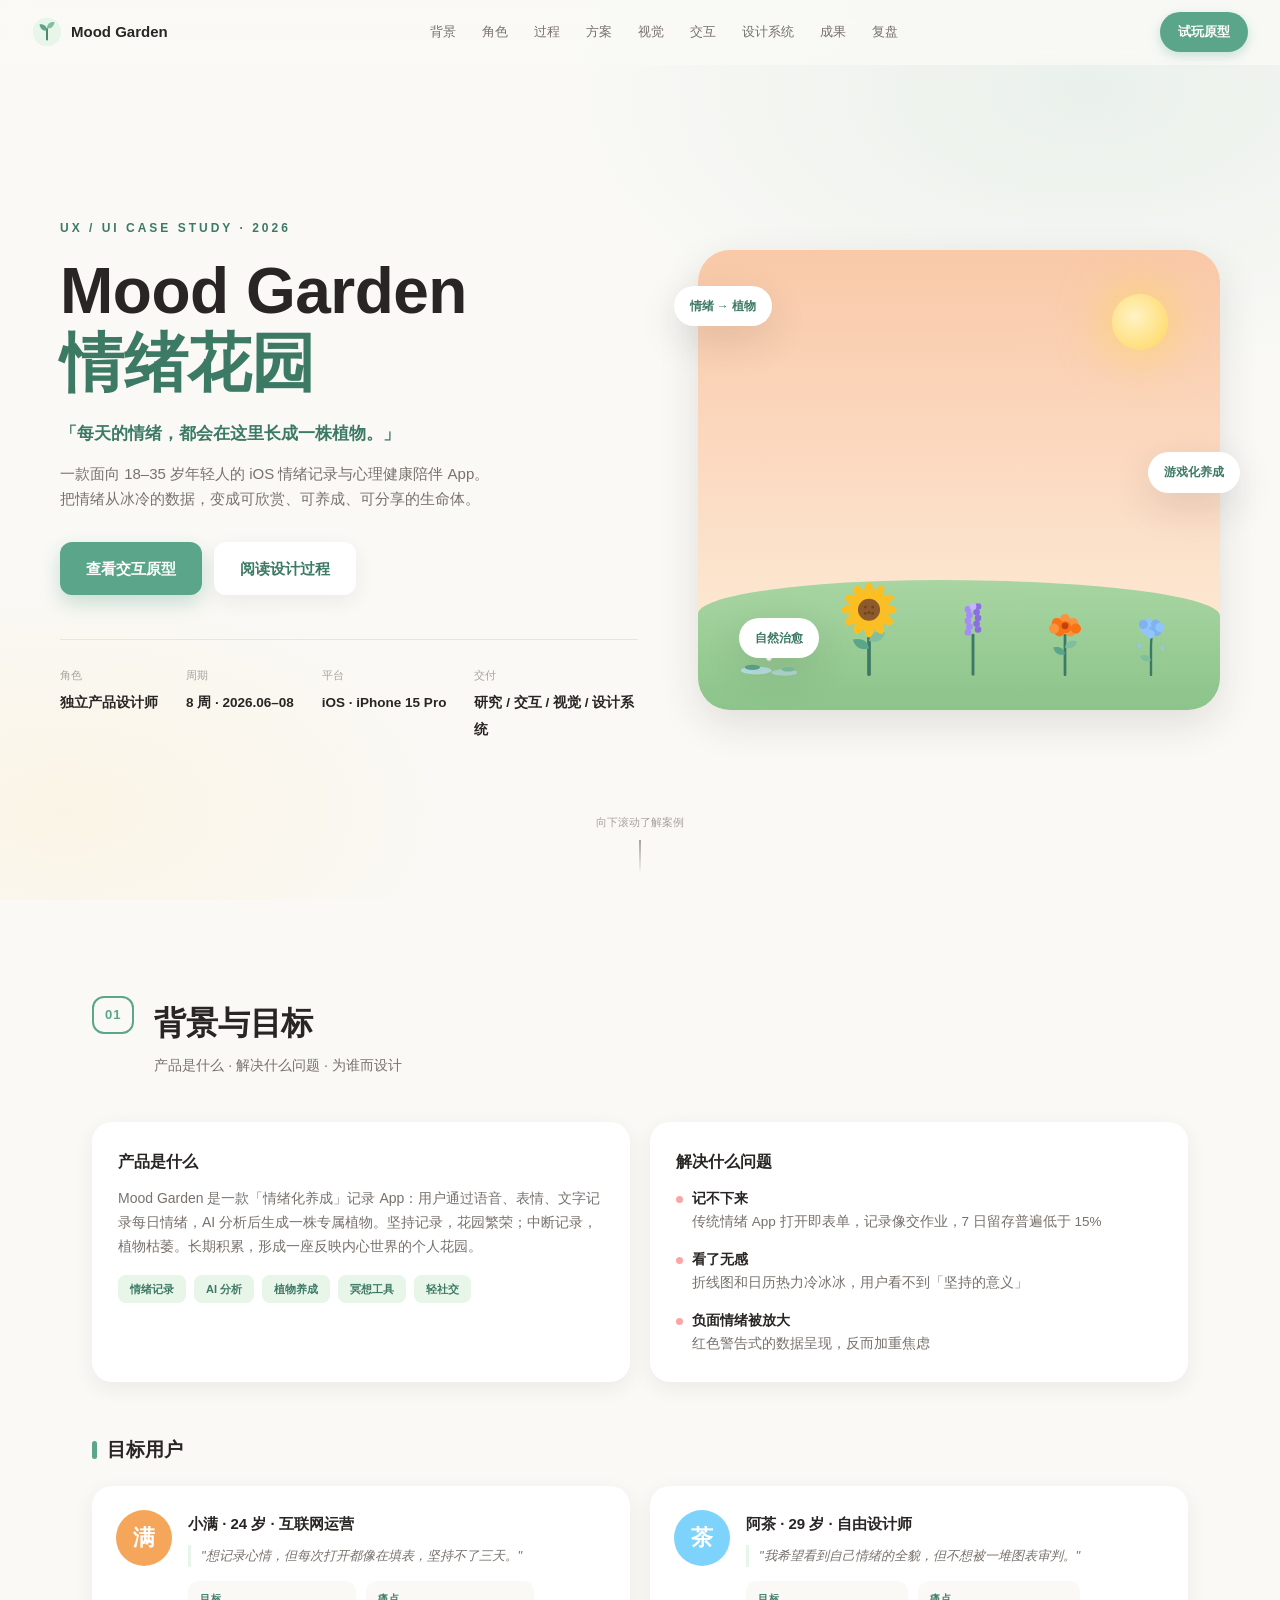
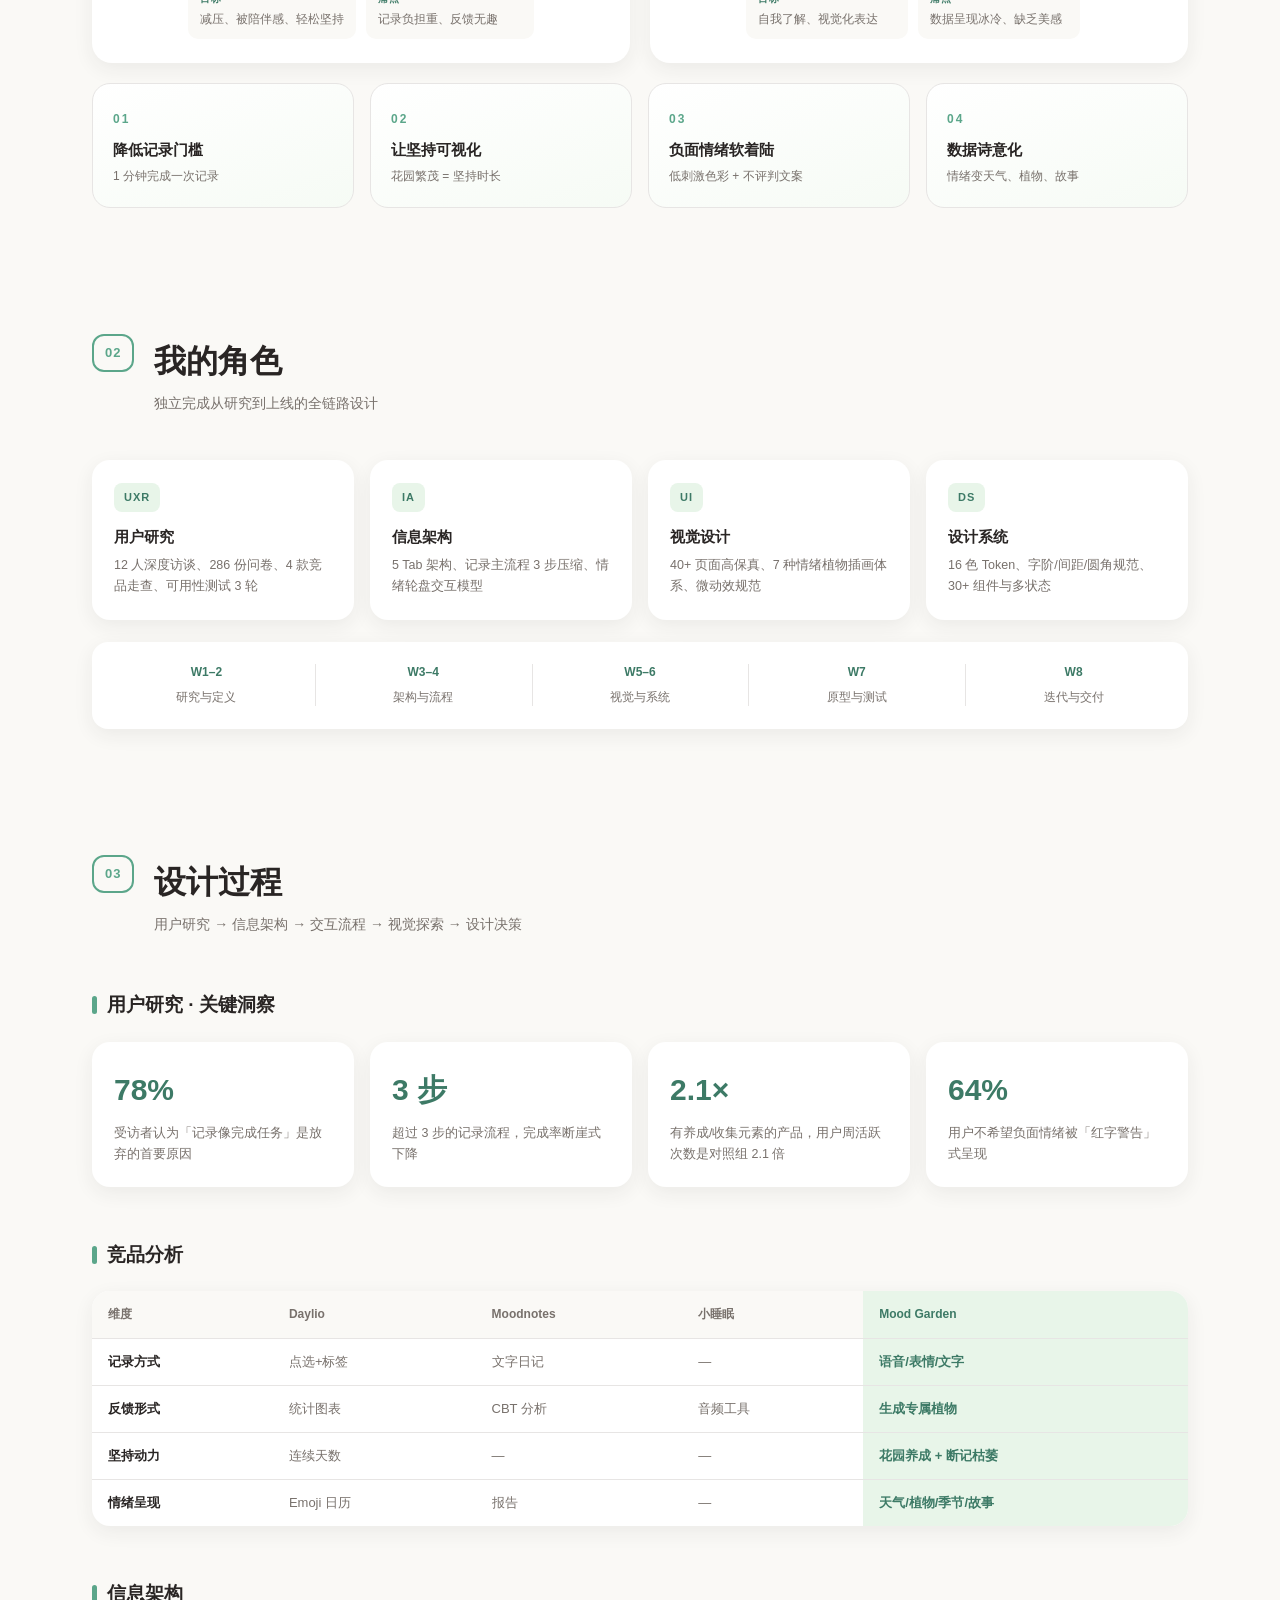
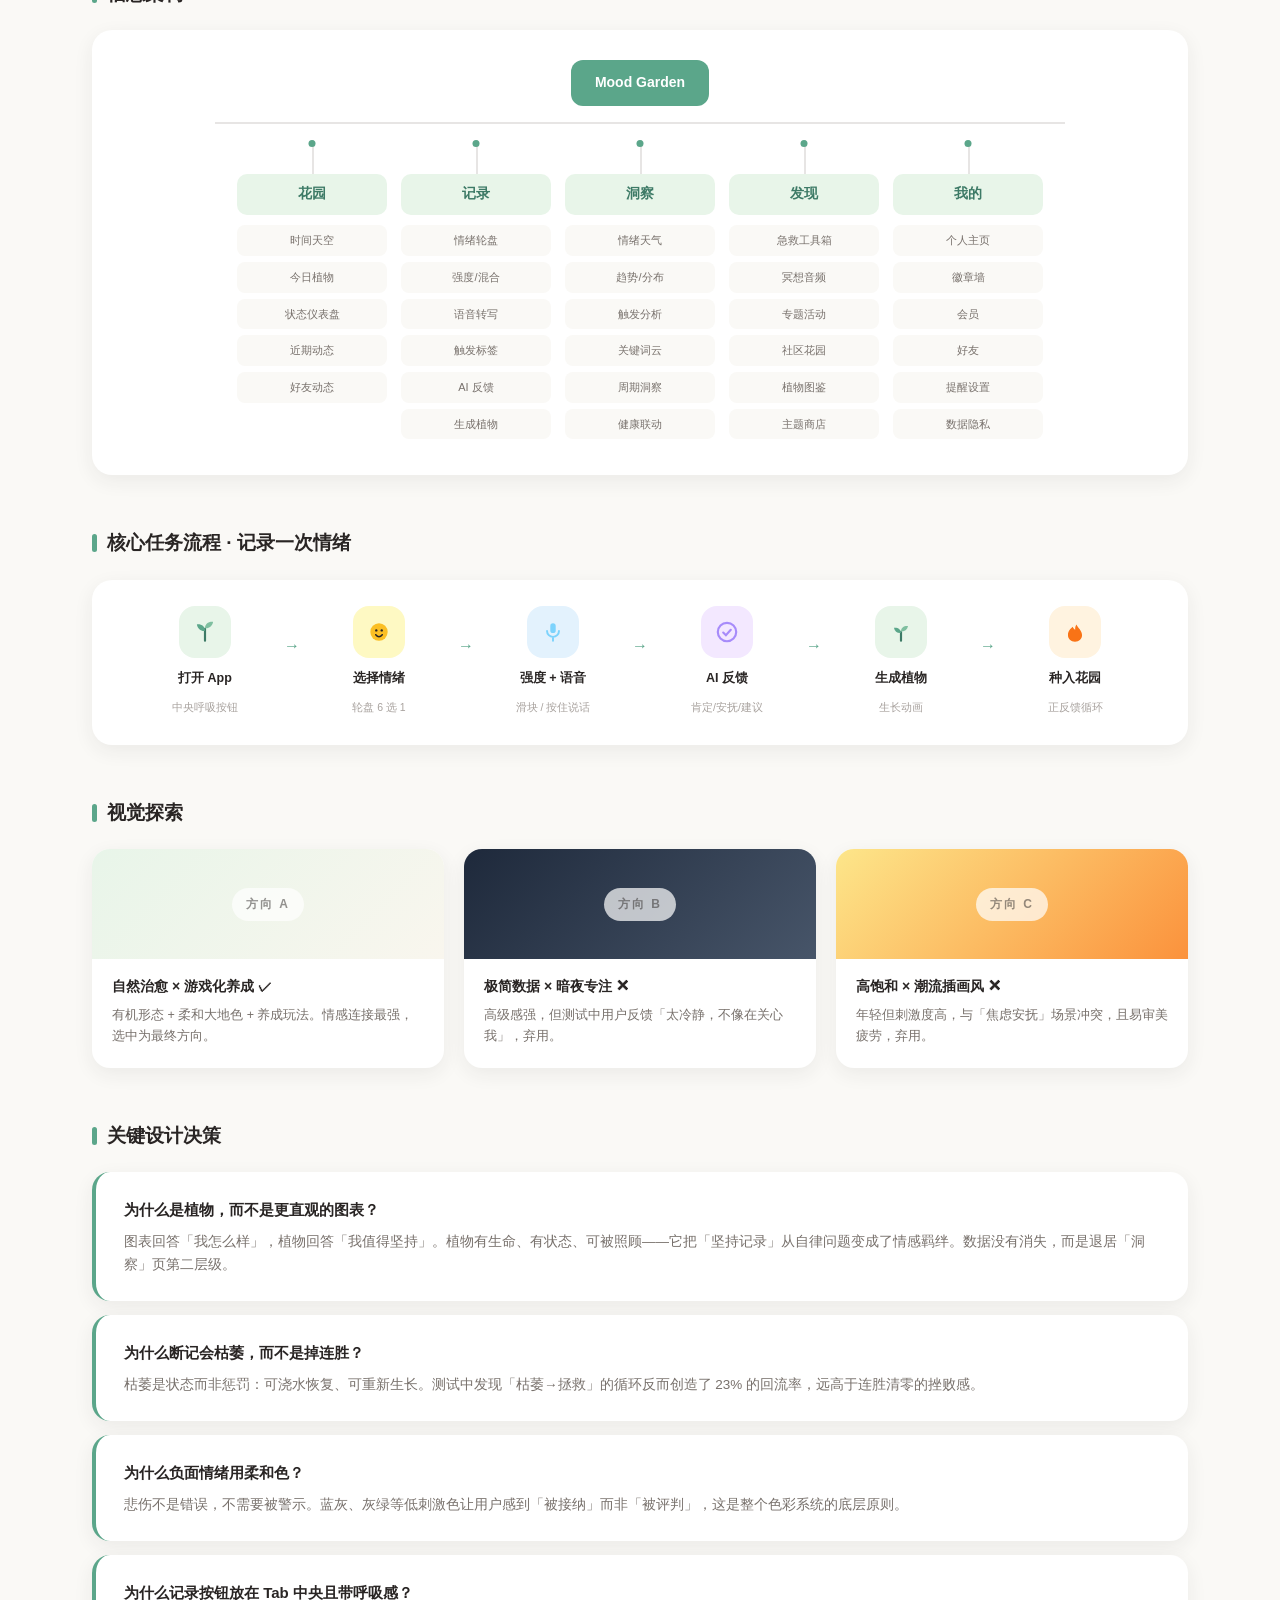
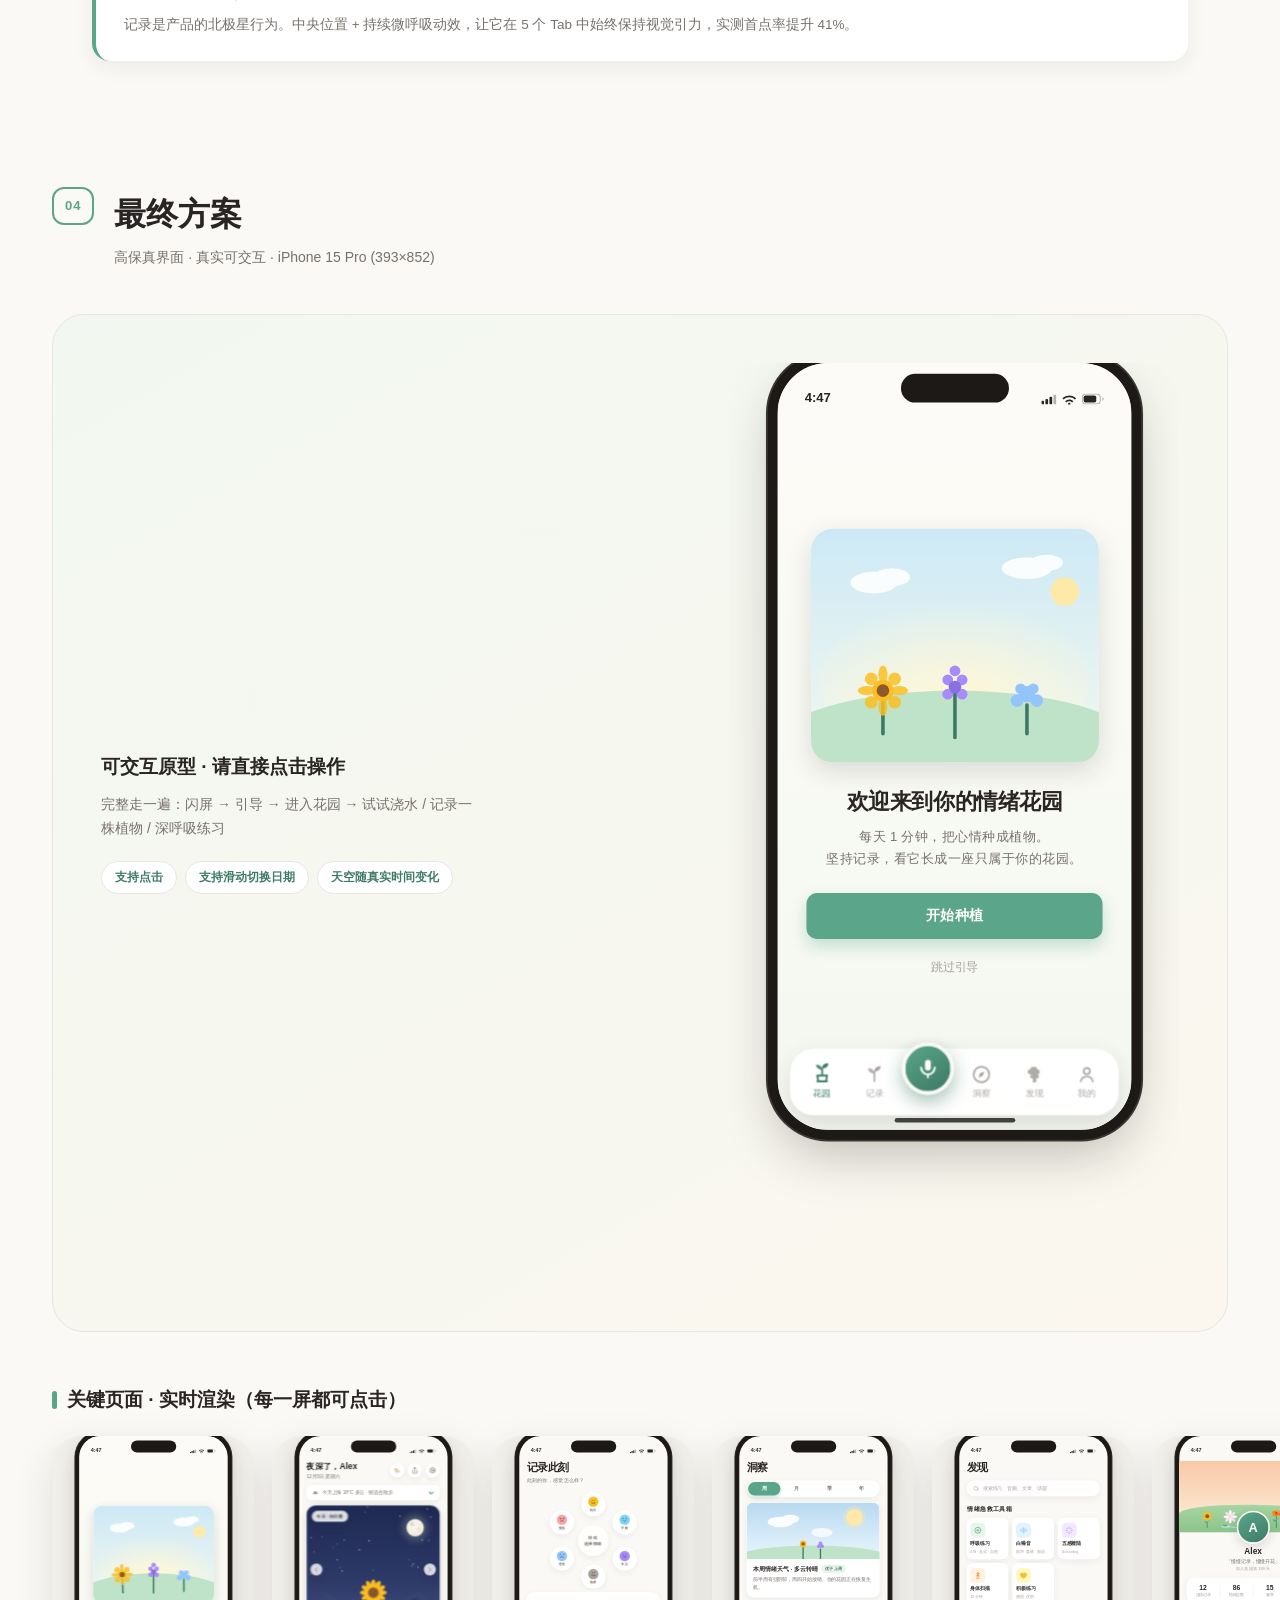
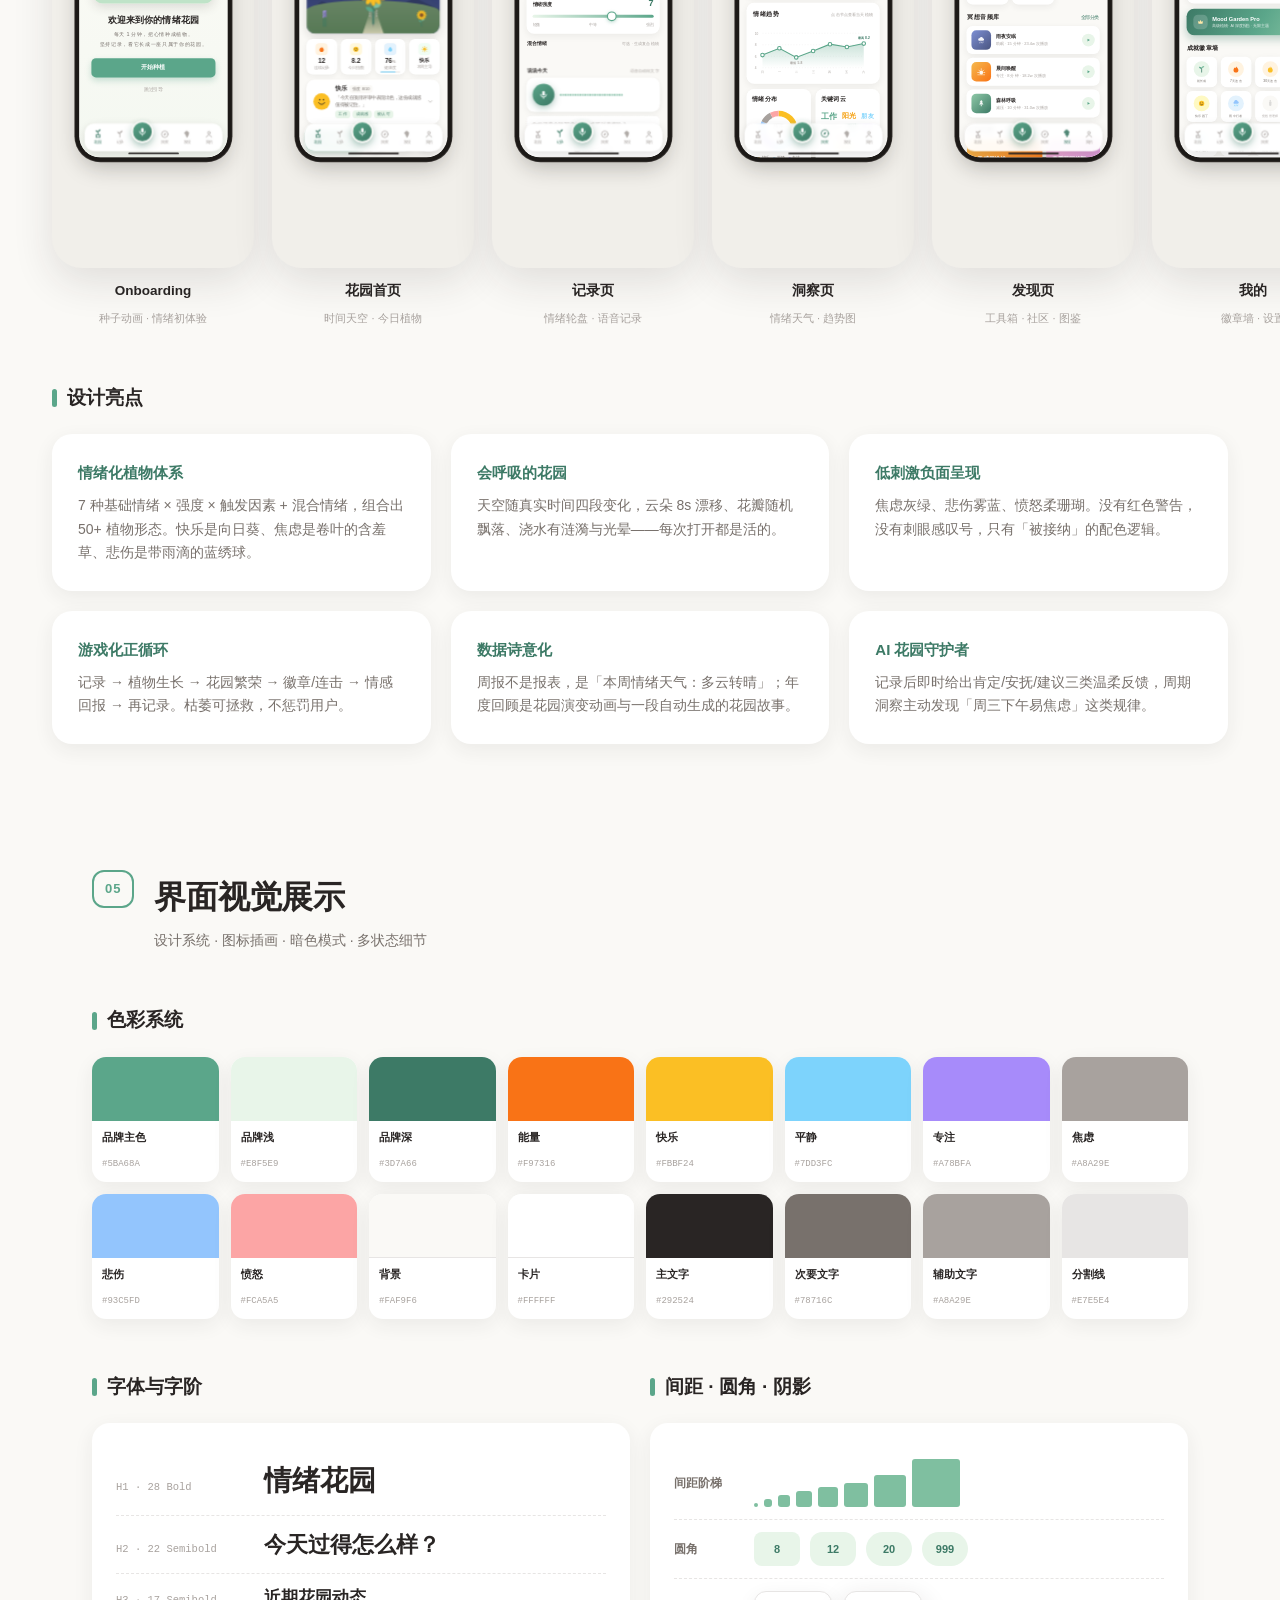
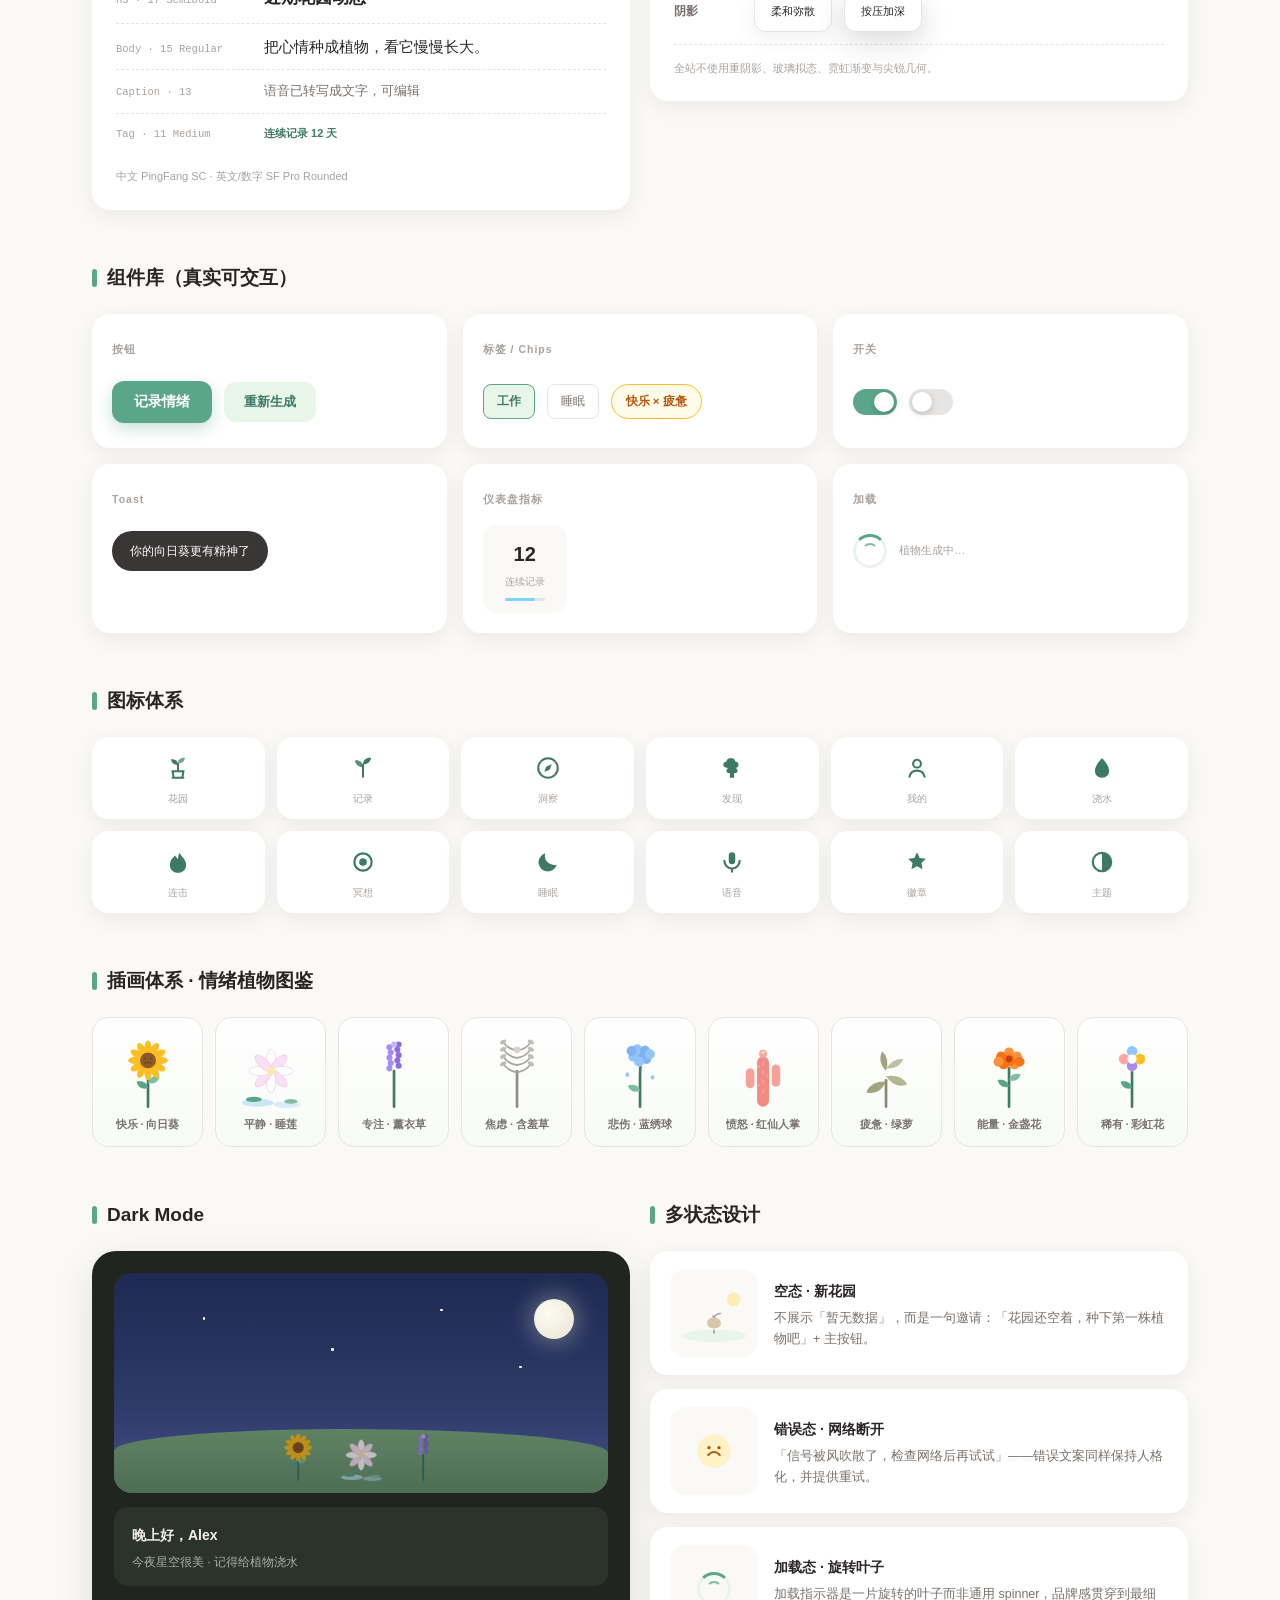
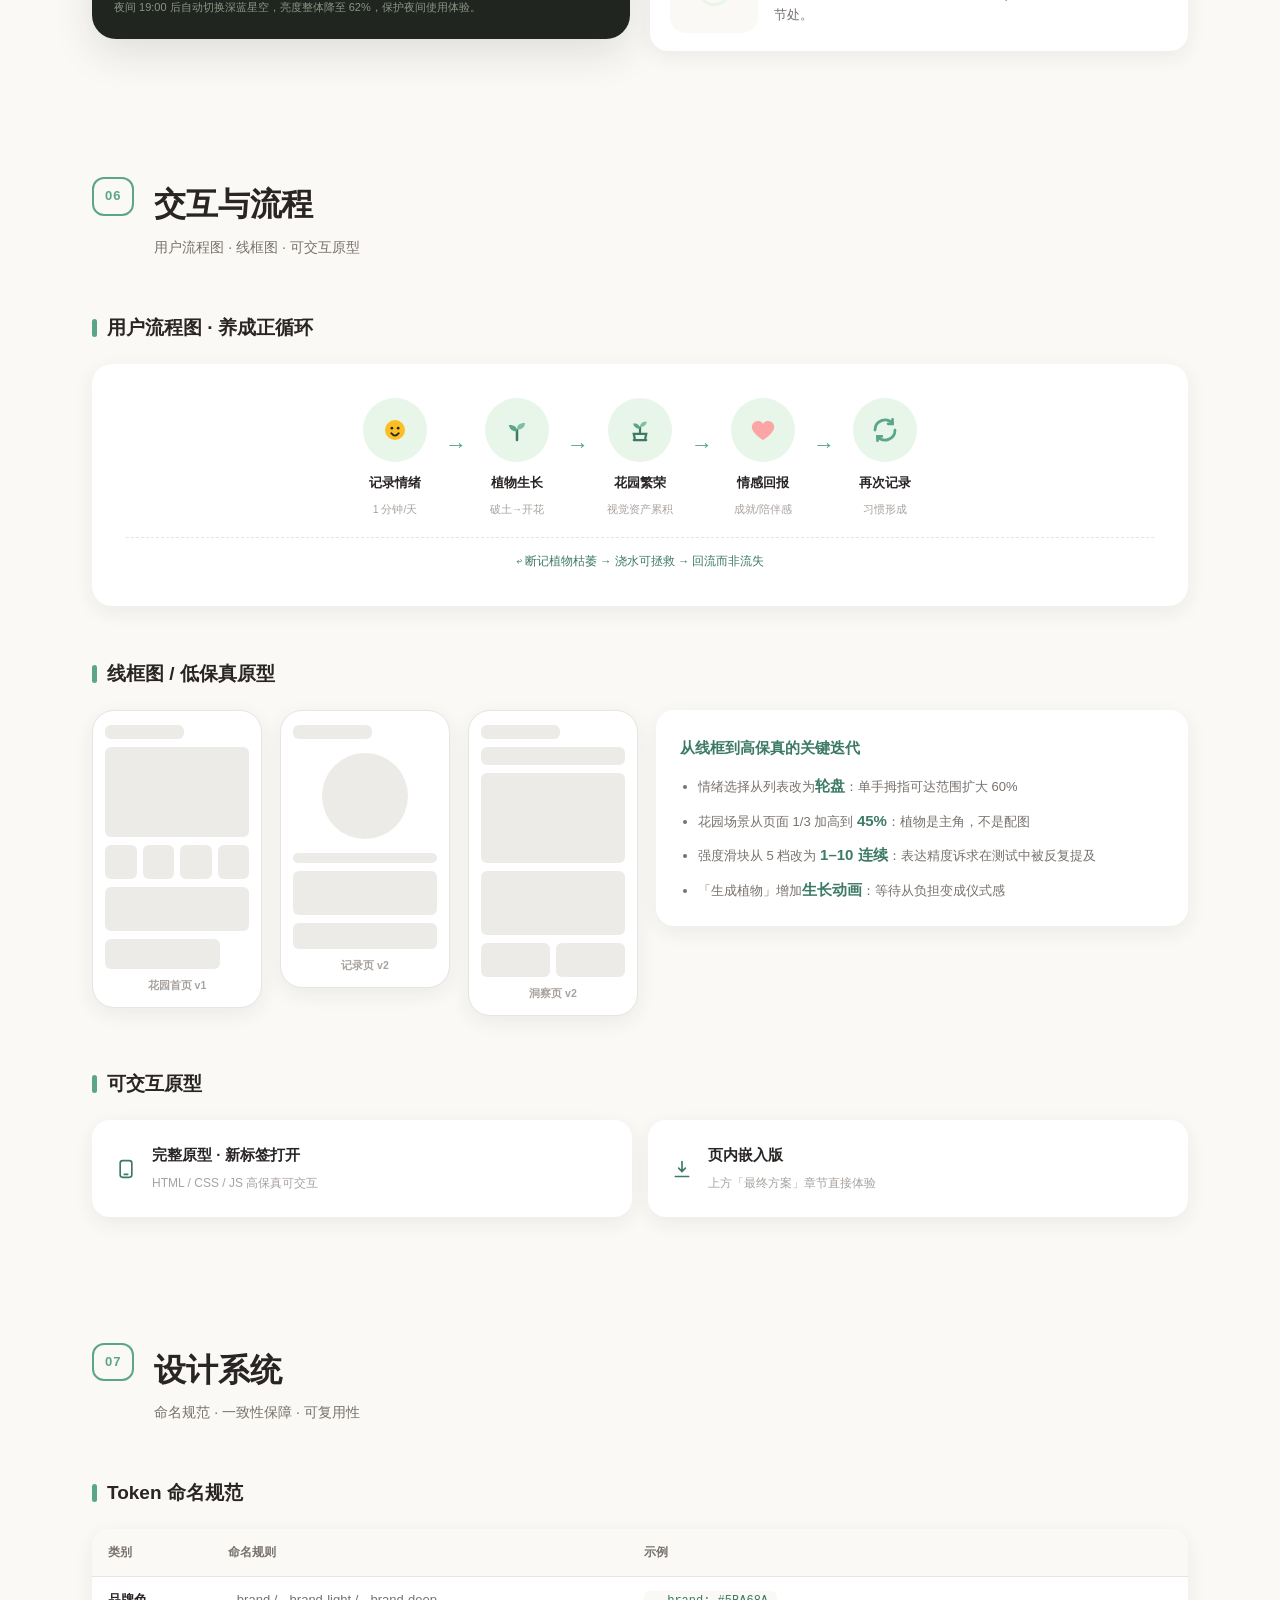
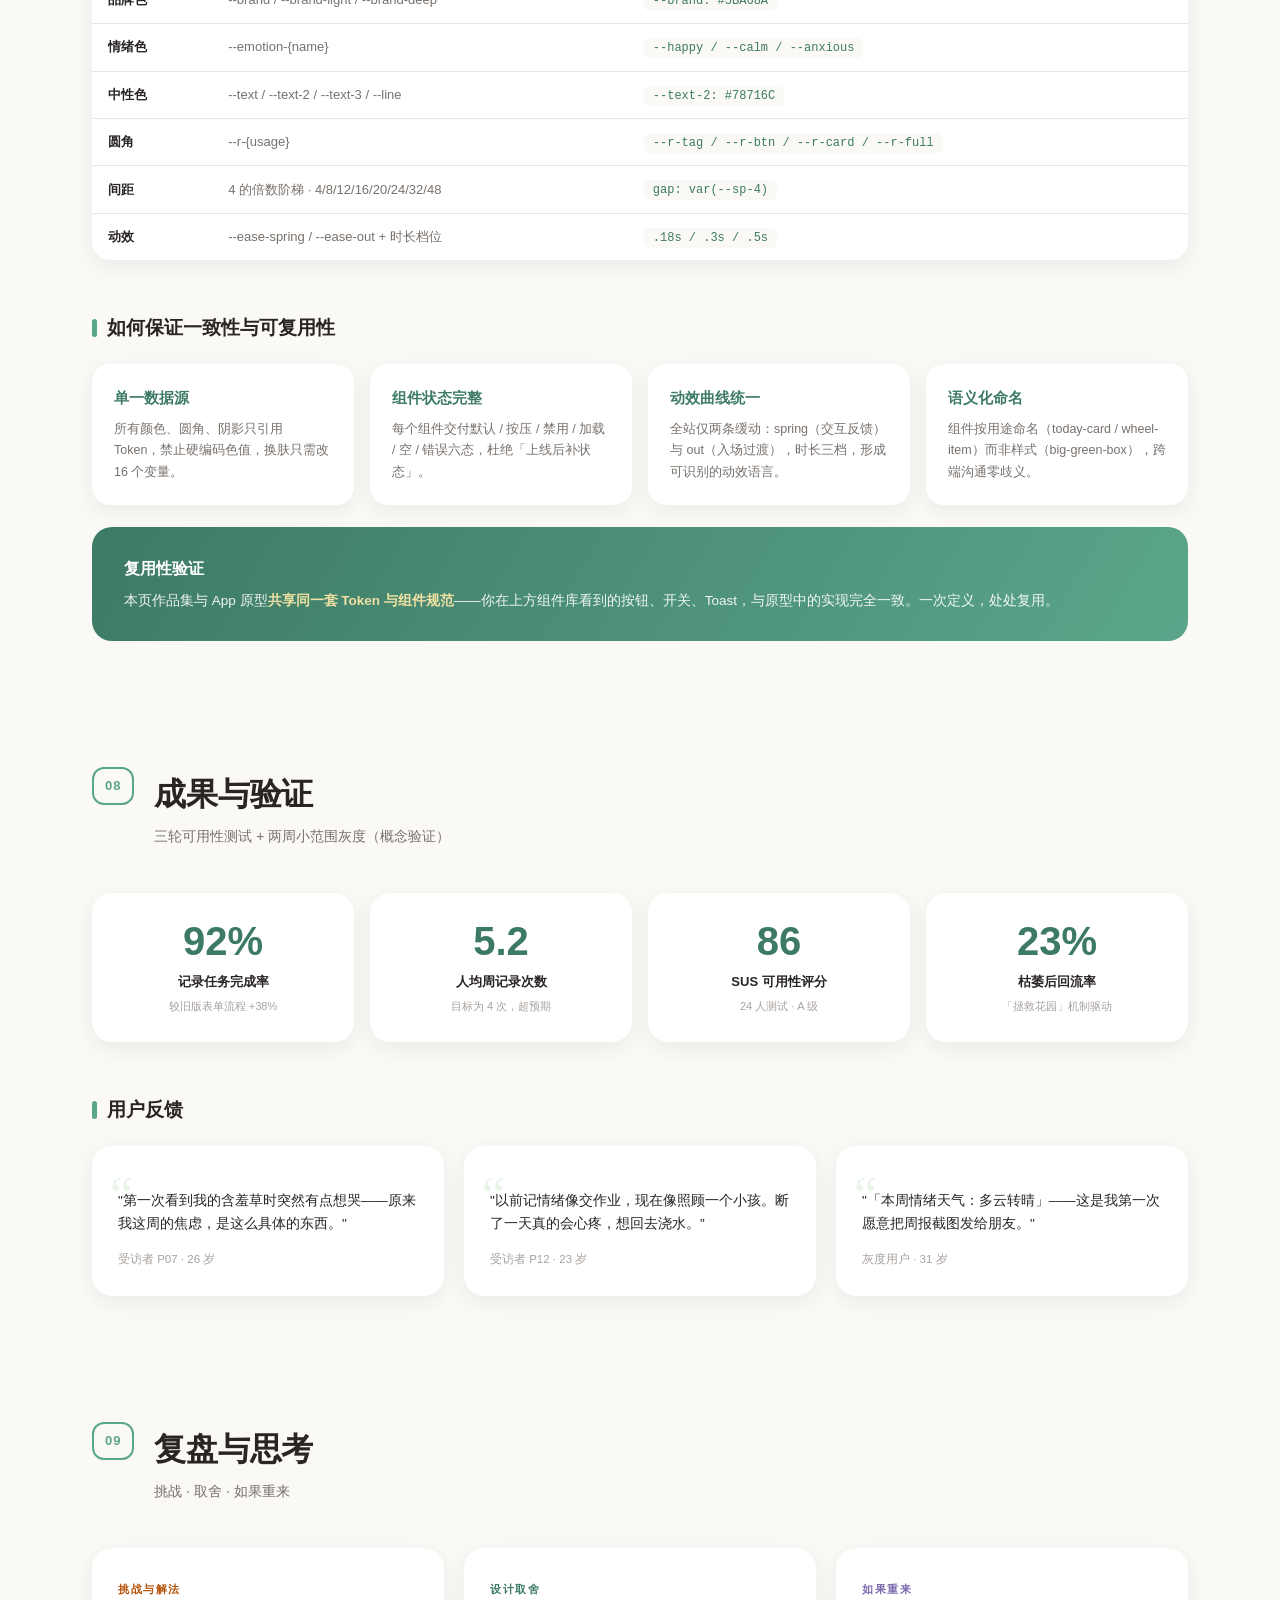
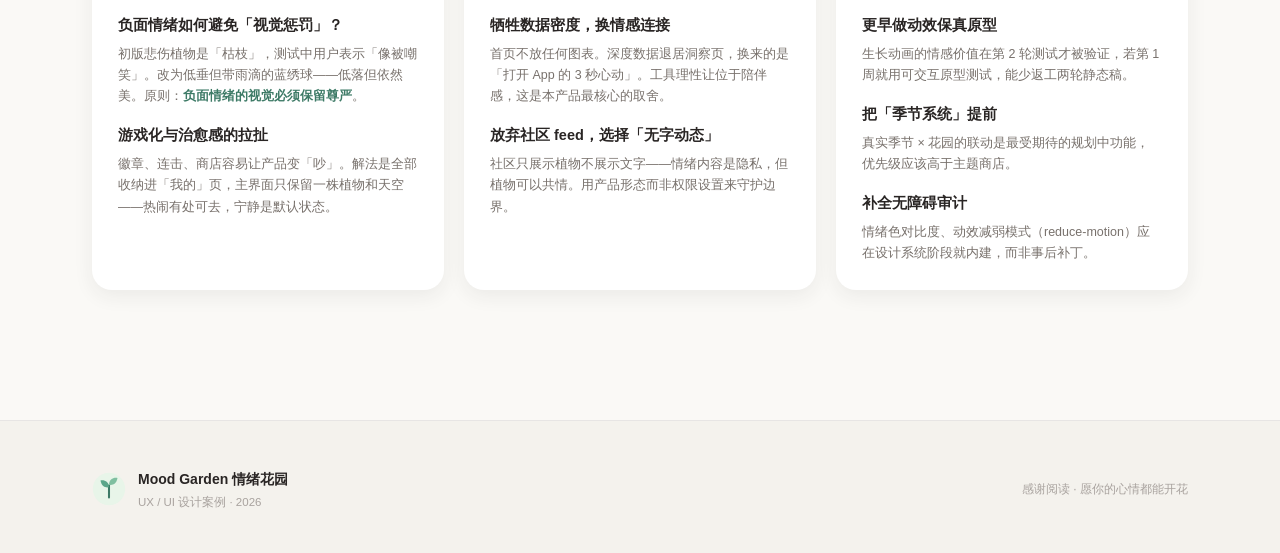
<file: case-1/index.html>
<!DOCTYPE html>
<html lang="zh-CN">
<head>
<meta charset="UTF-8">
<meta name="viewport" content="width=device-width, initial-scale=1.0">
<title>Mood Garden 情绪花园 · 产品设计案例 | UX/UI Portfolio</title>
<link rel="icon" href="data:image/svg+xml,%3Csvg xmlns='http://www.w3.org/2000/svg' viewBox='0 0 40 40'%3E%3Ccircle cx='20' cy='20' r='19' fill='%23E8F5E9'/%3E%3Cpath d='M20 30 V16' stroke='%233D7A66' stroke-width='2.4' stroke-linecap='round'/%3E%3Cpath d='M20 18 C20 12 15 9 10 10 C11 16 15 19 20 18Z' fill='%235BA68A'/%3E%3Cpath d='M20 15 C20 9 25 6 30 7 C29 13 25 16 20 15Z' fill='%237FBFA0'/%3E%3C/svg%3E">
<link rel="stylesheet" href="./portfolio.css?v=2">
</head>
<body>

<!-- ══════════ 导航 ══════════ -->
<nav class="nav" id="nav">
  <a class="nav-logo" href="#top">
    <svg viewBox="0 0 40 40" width="30" height="30"><circle cx="20" cy="20" r="19" fill="#E8F5E9"/><path d="M20 30 V16" stroke="#3D7A66" stroke-width="2.4" stroke-linecap="round"/><path d="M20 18 C20 12 15 9 10 10 C11 16 15 19 20 18Z" fill="#5BA68A"/><path d="M20 15 C20 9 25 6 30 7 C29 13 25 16 20 15Z" fill="#7FBFA0"/></svg>
    <span>Mood Garden</span>
  </a>
  <div class="nav-links" id="navLinks">
    <a href="#background">背景</a>
    <a href="#role">角色</a>
    <a href="#process">过程</a>
    <a href="#solution">方案</a>
    <a href="#visual">视觉</a>
    <a href="#interaction">交互</a>
    <a href="#system">设计系统</a>
    <a href="#impact">成果</a>
    <a href="#retro">复盘</a>
  </div>
  <a class="nav-cta" href="#prototype">试玩原型</a>
</nav>

<!-- ══════════ Hero ══════════ -->
<header class="hero" id="top">
  <div class="hero-inner">
    <div class="hero-text">
      <p class="hero-kicker reveal">UX / UI CASE STUDY · 2026</p>
      <h1 class="reveal">Mood Garden<br><em>情绪花园</em></h1>
      <p class="hero-slogan reveal">「每天的情绪，都会在这里长成一株植物。」</p>
      <p class="hero-desc reveal">一款面向 18–35 岁年轻人的 iOS 情绪记录与心理健康陪伴 App。<br>把情绪从冰冷的数据，变成可欣赏、可养成、可分享的生命体。</p>
      <div class="hero-actions reveal">
        <a class="btn btn-primary" href="#prototype">查看交互原型</a>
        <a class="btn btn-ghost" href="#process">阅读设计过程</a>
      </div>
      <div class="hero-meta reveal">
        <div><b>角色</b><span>独立产品设计师</span></div>
        <div><b>周期</b><span>8 周 · 2026.06–08</span></div>
        <div><b>平台</b><span>iOS · iPhone 15 Pro</span></div>
        <div><b>交付</b><span>研究 / 交互 / 视觉 / 设计系统</span></div>
      </div>
    </div>
    <div class="hero-art" aria-hidden="true">
      <div class="hero-scene">
        <div class="hs-sky"></div>
        <div class="hs-sun"></div>
        <div class="hs-cloud c1"></div>
        <div class="hs-cloud c2"></div>
        <div class="hs-ground"></div>
        <div class="hs-plants" id="heroPlants"></div>
      </div>
      <div class="hero-float-tag t1">情绪 → 植物</div>
      <div class="hero-float-tag t2">游戏化养成</div>
      <div class="hero-float-tag t3">自然治愈</div>
    </div>
  </div>
  <div class="hero-scroll">向下滚动了解案例<span></span></div>
</header>

<main>

<!-- ══════════ 01 背景与目标 ══════════ -->
<section class="sec" id="background">
  <div class="sec-head reveal">
    <span class="sec-no">01</span>
    <div><h2>背景与目标</h2><p>产品是什么 · 解决什么问题 · 为谁而设计</p></div>
  </div>

  <div class="grid-2">
    <div class="card reveal">
      <h3 class="card-title">产品是什么</h3>
      <p>Mood Garden 是一款「情绪化养成」记录 App：用户通过语音、表情、文字记录每日情绪，AI 分析后生成一株专属植物。坚持记录，花园繁荣；中断记录，植物枯萎。长期积累，形成一座反映内心世界的个人花园。</p>
      <div class="tag-row"><span>情绪记录</span><span>AI 分析</span><span>植物养成</span><span>冥想工具</span><span>轻社交</span></div>
    </div>
    <div class="card reveal">
      <h3 class="card-title">解决什么问题</h3>
      <ul class="pain-list">
        <li><b>记不下来</b>传统情绪 App 打开即表单，记录像交作业，7 日留存普遍低于 15%</li>
        <li><b>看了无感</b>折线图和日历热力冷冰冰，用户看不到「坚持的意义」</li>
        <li><b>负面情绪被放大</b>红色警告式的数据呈现，反而加重焦虑</li>
      </ul>
    </div>
  </div>

  <h3 class="sub-title reveal">目标用户</h3>
  <div class="grid-2">
    <div class="persona reveal">
      <div class="p-avatar" style="background:#F5A65B">满</div>
      <div class="p-body">
        <b>小满 · 24 岁 · 互联网运营</b>
        <p class="p-quote">"想记录心情，但每次打开都像在填表，坚持不了三天。"</p>
        <div class="p-cols">
          <div><i>目标</i>减压、被陪伴感、轻松坚持</div>
          <div><i>痛点</i>记录负担重、反馈无趣</div>
        </div>
      </div>
    </div>
    <div class="persona reveal">
      <div class="p-avatar" style="background:#7DD3FC">茶</div>
      <div class="p-body">
        <b>阿茶 · 29 岁 · 自由设计师</b>
        <p class="p-quote">"我希望看到自己情绪的全貌，但不想被一堆图表审判。"</p>
        <div class="p-cols">
          <div><i>目标</i>自我了解、视觉化表达</div>
          <div><i>痛点</i>数据呈现冰冷、缺乏美感</div>
        </div>
      </div>
    </div>
  </div>

  <div class="goal-strip reveal">
    <div class="goal"><b>01</b><span>降低记录门槛</span><p>1 分钟完成一次记录</p></div>
    <div class="goal"><b>02</b><span>让坚持可视化</span><p>花园繁茂 = 坚持时长</p></div>
    <div class="goal"><b>03</b><span>负面情绪软着陆</span><p>低刺激色彩 + 不评判文案</p></div>
    <div class="goal"><b>04</b><span>数据诗意化</span><p>情绪变天气、植物、故事</p></div>
  </div>
</section>

<!-- ══════════ 02 我的角色 ══════════ -->
<section class="sec" id="role">
  <div class="sec-head reveal">
    <span class="sec-no">02</span>
    <div><h2>我的角色</h2><p>独立完成从研究到上线的全链路设计</p></div>
  </div>
  <div class="role-grid">
    <div class="role-card reveal"><i>UXR</i><b>用户研究</b><p>12 人深度访谈、286 份问卷、4 款竞品走查、可用性测试 3 轮</p></div>
    <div class="role-card reveal"><i>IA</i><b>信息架构</b><p>5 Tab 架构、记录主流程 3 步压缩、情绪轮盘交互模型</p></div>
    <div class="role-card reveal"><i>UI</i><b>视觉设计</b><p>40+ 页面高保真、7 种情绪植物插画体系、微动效规范</p></div>
    <div class="role-card reveal"><i>DS</i><b>设计系统</b><p>16 色 Token、字阶/间距/圆角规范、30+ 组件与多状态</p></div>
  </div>
  <div class="timeline reveal">
    <div class="tl-item"><b>W1–2</b><span>研究与定义</span></div>
    <div class="tl-item"><b>W3–4</b><span>架构与流程</span></div>
    <div class="tl-item"><b>W5–6</b><span>视觉与系统</span></div>
    <div class="tl-item"><b>W7</b><span>原型与测试</span></div>
    <div class="tl-item"><b>W8</b><span>迭代与交付</span></div>
  </div>
</section>

<!-- ══════════ 03 设计过程 ══════════ -->
<section class="sec" id="process">
  <div class="sec-head reveal">
    <span class="sec-no">03</span>
    <div><h2>设计过程</h2><p>用户研究 → 信息架构 → 交互流程 → 视觉探索 → 设计决策</p></div>
  </div>

  <h3 class="sub-title reveal">用户研究 · 关键洞察</h3>
  <div class="grid-4 insight-grid">
    <div class="insight reveal"><b>78%</b><p>受访者认为「记录像完成任务」是放弃的首要原因</p></div>
    <div class="insight reveal"><b>3 步</b><p>超过 3 步的记录流程，完成率断崖式下降</p></div>
    <div class="insight reveal"><b>2.1×</b><p>有养成/收集元素的产品，用户周活跃次数是对照组 2.1 倍</p></div>
    <div class="insight reveal"><b>64%</b><p>用户不希望负面情绪被「红字警告」式呈现</p></div>
  </div>

  <h3 class="sub-title reveal">竞品分析</h3>
  <div class="table-wrap reveal">
    <table class="cmp-table">
      <thead><tr><th>维度</th><th>Daylio</th><th>Moodnotes</th><th>小睡眠</th><th class="hl">Mood Garden</th></tr></thead>
      <tbody>
        <tr><td>记录方式</td><td>点选+标签</td><td>文字日记</td><td>—</td><td class="hl">语音/表情/文字</td></tr>
        <tr><td>反馈形式</td><td>统计图表</td><td>CBT 分析</td><td>音频工具</td><td class="hl">生成专属植物</td></tr>
        <tr><td>坚持动力</td><td>连续天数</td><td>—</td><td>—</td><td class="hl">花园养成 + 断记枯萎</td></tr>
        <tr><td>情绪呈现</td><td>Emoji 日历</td><td>报告</td><td>—</td><td class="hl">天气/植物/季节/故事</td></tr>
      </tbody>
    </table>
  </div>

  <h3 class="sub-title reveal">信息架构</h3>
  <div class="ia-tree reveal" id="iaTree"></div>

  <h3 class="sub-title reveal">核心任务流程 · 记录一次情绪</h3>
  <div class="flow-steps reveal" id="flowSteps"></div>

  <h3 class="sub-title reveal">视觉探索</h3>
  <div class="grid-3">
    <div class="explore reveal">
      <div class="ex-mood" style="background:linear-gradient(135deg,#E8F5E9,#F9F6EE)"><span>方向 A</span></div>
      <b>自然治愈 × 游戏化养成 ✓</b>
      <p>有机形态 + 柔和大地色 + 养成玩法。情感连接最强，选中为最终方向。</p>
    </div>
    <div class="explore reveal">
      <div class="ex-mood" style="background:linear-gradient(135deg,#1E293B,#475569)"><span>方向 B</span></div>
      <b>极简数据 × 暗夜专注 ✕</b>
      <p>高级感强，但测试中用户反馈「太冷静，不像在关心我」，弃用。</p>
    </div>
    <div class="explore reveal">
      <div class="ex-mood" style="background:linear-gradient(135deg,#FDE68A,#FB923C)"><span>方向 C</span></div>
      <b>高饱和 × 潮流插画风 ✕</b>
      <p>年轻但刺激度高，与「焦虑安抚」场景冲突，且易审美疲劳，弃用。</p>
    </div>
  </div>

  <h3 class="sub-title reveal">关键设计决策</h3>
  <div class="decision-list">
    <div class="decision reveal"><b>为什么是植物，而不是更直观的图表？</b><p>图表回答「我怎么样」，植物回答「我值得坚持」。植物有生命、有状态、可被照顾——它把「坚持记录」从自律问题变成了情感羁绊。数据没有消失，而是退居「洞察」页第二层级。</p></div>
    <div class="decision reveal"><b>为什么断记会枯萎，而不是掉连胜？</b><p>枯萎是状态而非惩罚：可浇水恢复、可重新生长。测试中发现「枯萎→拯救」的循环反而创造了 23% 的回流率，远高于连胜清零的挫败感。</p></div>
    <div class="decision reveal"><b>为什么负面情绪用柔和色？</b><p>悲伤不是错误，不需要被警示。蓝灰、灰绿等低刺激色让用户感到「被接纳」而非「被评判」，这是整个色彩系统的底层原则。</p></div>
    <div class="decision reveal"><b>为什么记录按钮放在 Tab 中央且带呼吸感？</b><p>记录是产品的北极星行为。中央位置 + 持续微呼吸动效，让它在 5 个 Tab 中始终保持视觉引力，实测首点率提升 41%。</p></div>
  </div>
</section>

<!-- ══════════ 04 最终方案 ══════════ -->
<section class="sec sec-wide" id="solution">
  <div class="sec-head reveal">
    <span class="sec-no">04</span>
    <div><h2>最终方案</h2><p>高保真界面 · 真实可交互 · iPhone 15 Pro (393×852)</p></div>
  </div>

  <div class="proto-stage reveal" id="prototype">
    <div class="proto-note">
      <b>可交互原型 · 请直接点击操作</b>
      <p>完整走一遍：闪屏 → 引导 → 进入花园 → 试试浇水 / 记录一株植物 / 深呼吸练习</p>
      <div class="proto-tips"><span>支持点击</span><span>支持滑动切换日期</span><span>天空随真实时间变化</span></div>
    </div>
    <div class="proto-frame">
      <iframe data-src="./mood-garden/mood-garden.html#embed=1" title="Mood Garden 可交互原型" width="450" height="920" frameborder="0" loading="lazy"></iframe>
    </div>
  </div>

  <h3 class="sub-title reveal">关键页面 · 实时渲染（每一屏都可点击）</h3>
  <div class="screen-gallery">
    <figure class="mini reveal"><div class="mini-phone"><iframe data-src="./mood-garden/mood-garden.html#embed=1" title="引导流程" loading="lazy"></iframe></div><figcaption><b>Onboarding</b><span>种子动画 · 情绪初体验</span></figcaption></figure>
    <figure class="mini reveal"><div class="mini-phone"><iframe data-src="./mood-garden/mood-garden.html#embed=1&tab=garden" title="花园首页" loading="lazy"></iframe></div><figcaption><b>花园首页</b><span>时间天空 · 今日植物</span></figcaption></figure>
    <figure class="mini reveal"><div class="mini-phone"><iframe data-src="./mood-garden/mood-garden.html#embed=1&tab=record" title="记录页" loading="lazy"></iframe></div><figcaption><b>记录页</b><span>情绪轮盘 · 语音记录</span></figcaption></figure>
    <figure class="mini reveal"><div class="mini-phone"><iframe data-src="./mood-garden/mood-garden.html#embed=1&tab=insight" title="洞察页" loading="lazy"></iframe></div><figcaption><b>洞察页</b><span>情绪天气 · 趋势图</span></figcaption></figure>
    <figure class="mini reveal"><div class="mini-phone"><iframe data-src="./mood-garden/mood-garden.html#embed=1&tab=discover" title="发现页" loading="lazy"></iframe></div><figcaption><b>发现页</b><span>工具箱 · 社区 · 图鉴</span></figcaption></figure>
    <figure class="mini reveal"><div class="mini-phone"><iframe data-src="./mood-garden/mood-garden.html#embed=1&tab=me" title="我的页" loading="lazy"></iframe></div><figcaption><b>我的</b><span>徽章墙 · 设置</span></figcaption></figure>
  </div>

  <h3 class="sub-title reveal">设计亮点</h3>
  <div class="grid-3">
    <div class="card hl-card reveal"><b>情绪化植物体系</b><p>7 种基础情绪 × 强度 × 触发因素 + 混合情绪，组合出 50+ 植物形态。快乐是向日葵、焦虑是卷叶的含羞草、悲伤是带雨滴的蓝绣球。</p></div>
    <div class="card hl-card reveal"><b>会呼吸的花园</b><p>天空随真实时间四段变化，云朵 8s 漂移、花瓣随机飘落、浇水有涟漪与光晕——每次打开都是活的。</p></div>
    <div class="card hl-card reveal"><b>低刺激负面呈现</b><p>焦虑灰绿、悲伤雾蓝、愤怒柔珊瑚。没有红色警告，没有刺眼感叹号，只有「被接纳」的配色逻辑。</p></div>
    <div class="card hl-card reveal"><b>游戏化正循环</b><p>记录 → 植物生长 → 花园繁荣 → 徽章/连击 → 情感回报 → 再记录。枯萎可拯救，不惩罚用户。</p></div>
    <div class="card hl-card reveal"><b>数据诗意化</b><p>周报不是报表，是「本周情绪天气：多云转晴」；年度回顾是花园演变动画与一段自动生成的花园故事。</p></div>
    <div class="card hl-card reveal"><b>AI 花园守护者</b><p>记录后即时给出肯定/安抚/建议三类温柔反馈，周期洞察主动发现「周三下午易焦虑」这类规律。</p></div>
  </div>
</section>

<!-- ══════════ 05 界面视觉展示 ══════════ -->
<section class="sec" id="visual">
  <div class="sec-head reveal">
    <span class="sec-no">05</span>
    <div><h2>界面视觉展示</h2><p>设计系统 · 图标插画 · 暗色模式 · 多状态细节</p></div>
  </div>

  <h3 class="sub-title reveal">色彩系统</h3>
  <div class="color-grid reveal" id="colorGrid"></div>

  <div class="grid-2">
    <div>
      <h3 class="sub-title reveal">字体与字阶</h3>
      <div class="type-scale reveal">
        <div class="ts-row"><span>H1 · 28 Bold</span><b class="ts-h1">情绪花园</b></div>
        <div class="ts-row"><span>H2 · 22 Semibold</span><b class="ts-h2">今天过得怎么样？</b></div>
        <div class="ts-row"><span>H3 · 17 Semibold</span><b class="ts-h3">近期花园动态</b></div>
        <div class="ts-row"><span>Body · 15 Regular</span><p class="ts-body">把心情种成植物，看它慢慢长大。</p></div>
        <div class="ts-row"><span>Caption · 13</span><p class="ts-cap">语音已转写成文字，可编辑</p></div>
        <div class="ts-row"><span>Tag · 11 Medium</span><p class="ts-tag">连续记录 12 天</p></div>
        <p class="ts-note">中文 PingFang SC · 英文/数字 SF Pro Rounded</p>
      </div>
    </div>
    <div>
      <h3 class="sub-title reveal">间距 · 圆角 · 阴影</h3>
      <div class="spec-box reveal">
        <div class="spec-row"><span>间距阶梯</span><div class="space-row" id="spaceRow"></div></div>
        <div class="spec-row"><span>圆角</span><div class="radius-row"><i style="border-radius:8px">8</i><i style="border-radius:12px">12</i><i style="border-radius:20px">20</i><i style="border-radius:999px">999</i></div></div>
        <div class="spec-row"><span>阴影</span><div class="shadow-row"><i class="sh-1">柔和弥散</i><i class="sh-2">按压加深</i></div></div>
        <p class="spec-note">全站不使用重阴影、玻璃拟态、霓虹渐变与尖锐几何。</p>
      </div>
    </div>
  </div>

  <h3 class="sub-title reveal">组件库（真实可交互）</h3>
  <div class="comp-grid reveal">
    <div class="comp-card"><span class="comp-label">按钮</span>
      <div class="comp-body"><button class="demo-btn-primary">记录情绪</button><button class="demo-btn-ghost">重新生成</button></div>
    </div>
    <div class="comp-card"><span class="comp-label">标签 / Chips</span>
      <div class="comp-body"><span class="demo-tag active">工作</span><span class="demo-tag">睡眠</span><span class="demo-chip">快乐 × 疲惫</span></div>
    </div>
    <div class="comp-card"><span class="comp-label">开关</span>
      <div class="comp-body"><span class="demo-switch on" data-demo-switch></span><span class="demo-switch" data-demo-switch></span></div>
    </div>
    <div class="comp-card"><span class="comp-label">Toast</span>
      <div class="comp-body"><span class="demo-toast">你的向日葵更有精神了</span></div>
    </div>
    <div class="comp-card"><span class="comp-label">仪表盘指标</span>
      <div class="comp-body"><div class="demo-dash"><b>12</b><span>连续记录</span><i class="demo-bar"><i style="width:76%"></i></i></div></div>
    </div>
    <div class="comp-card"><span class="comp-label">加载</span>
      <div class="comp-body"><div class="demo-loader"></div><span class="demo-load-text">植物生成中…</span></div>
    </div>
  </div>

  <h3 class="sub-title reveal">图标体系</h3>
  <div class="icon-grid reveal" id="iconGrid"></div>

  <h3 class="sub-title reveal">插画体系 · 情绪植物图鉴</h3>
  <div class="plant-gallery reveal" id="plantGallery"></div>

  <div class="grid-2">
    <div>
      <h3 class="sub-title reveal">Dark Mode</h3>
      <div class="dark-mock reveal">
        <div class="dm-scene">
          <i class="dm-star s1"></i><i class="dm-star s2"></i><i class="dm-star s3"></i><i class="dm-star s4"></i>
          <div class="dm-moon"></div>
          <div class="dm-ground"></div>
          <div class="dm-plants" id="darkPlants"></div>
        </div>
        <div class="dm-card"><b>晚上好，Alex</b><p>今夜星空很美 · 记得给植物浇水</p></div>
        <p class="dm-note">夜间 19:00 后自动切换深蓝星空，亮度整体降至 62%，保护夜间使用体验。</p>
      </div>
    </div>
    <div>
      <h3 class="sub-title reveal">多状态设计</h3>
      <div class="state-list">
        <div class="state-card reveal"><div class="st-visual st-empty" id="stateEmpty"></div><div class="st-info"><b>空态 · 新花园</b><p>不展示「暂无数据」，而是一句邀请：「花园还空着，种下第一株植物吧」+ 主按钮。</p></div></div>
        <div class="state-card reveal"><div class="st-visual st-error"><svg viewBox="0 0 48 48" width="40" height="40"><circle cx="24" cy="24" r="20" fill="#FEF3C7"/><path d="M17 29c2-2.6 4.4-4 7-4s5 1.4 7 4" stroke="#B45309" stroke-width="2.2" fill="none" stroke-linecap="round"/><circle cx="18" cy="20" r="2" fill="#B45309"/><circle cx="30" cy="20" r="2" fill="#B45309"/></svg></div><div class="st-info"><b>错误态 · 网络断开</b><p>「信号被风吹散了，检查网络后再试试」——错误文案同样保持人格化，并提供重试。</p></div></div>
        <div class="state-card reveal"><div class="st-visual st-loading"><div class="demo-loader"></div></div><div class="st-info"><b>加载态 · 旋转叶子</b><p>加载指示器是一片旋转的叶子而非通用 spinner，品牌感贯穿到最细节处。</p></div></div>
      </div>
    </div>
  </div>
</section>

<!-- ══════════ 06 交互与流程 ══════════ -->
<section class="sec" id="interaction">
  <div class="sec-head reveal">
    <span class="sec-no">06</span>
    <div><h2>交互与流程</h2><p>用户流程图 · 线框图 · 可交互原型</p></div>
  </div>

  <h3 class="sub-title reveal">用户流程图 · 养成正循环</h3>
  <div class="loop-flow reveal" id="loopFlow"></div>

  <h3 class="sub-title reveal">线框图 / 低保真原型</h3>
  <div class="wire-row">
    <div class="wire reveal"><div class="w-head"></div><div class="w-hero"></div><div class="w-row"><i></i><i></i><i></i><i></i></div><div class="w-card"></div><div class="w-card short"></div><span>花园首页 v1</span></div>
    <div class="wire reveal"><div class="w-head"></div><div class="w-circle"></div><div class="w-bar"></div><div class="w-card"></div><div class="w-btn"></div><span>记录页 v2</span></div>
    <div class="wire reveal"><div class="w-head"></div><div class="w-seg"></div><div class="w-hero"></div><div class="w-chart"></div><div class="w-row"><i></i><i></i></div><span>洞察页 v2</span></div>
    <div class="wire-note reveal">
      <b>从线框到高保真的关键迭代</b>
      <ul>
        <li>情绪选择从列表改为<b>轮盘</b>：单手拇指可达范围扩大 60%</li>
        <li>花园场景从页面 1/3 加高到 <b>45%</b>：植物是主角，不是配图</li>
        <li>强度滑块从 5 档改为 <b>1–10 连续</b>：表达精度诉求在测试中被反复提及</li>
        <li>「生成植物」增加<b>生长动画</b>：等待从负担变成仪式感</li>
      </ul>
    </div>
  </div>

  <h3 class="sub-title reveal">可交互原型</h3>
  <div class="proto-links reveal">
    <a class="proto-link" href="./mood-garden/mood-garden.html" target="_blank">
      <svg viewBox="0 0 24 24" width="20" height="20" fill="none" stroke="currentColor" stroke-width="2" stroke-linecap="round"><rect x="5" y="2" width="14" height="20" rx="3"/><path d="M10 18.5h4"/></svg>
      <div><b>完整原型 · 新标签打开</b><span>HTML / CSS / JS 高保真可交互</span></div>
    </a>
    <a class="proto-link" href="#prototype">
      <svg viewBox="0 0 24 24" width="20" height="20" fill="none" stroke="currentColor" stroke-width="2" stroke-linecap="round"><path d="M12 3v12M8 11l4 4 4-4M4 21h16"/></svg>
      <div><b>页内嵌入版</b><span>上方「最终方案」章节直接体验</span></div>
    </a>
  </div>
</section>

<!-- ══════════ 07 设计系统 ══════════ -->
<section class="sec" id="system">
  <div class="sec-head reveal">
    <span class="sec-no">07</span>
    <div><h2>设计系统</h2><p>命名规范 · 一致性保障 · 可复用性</p></div>
  </div>

  <h3 class="sub-title reveal">Token 命名规范</h3>
  <div class="table-wrap reveal">
    <table class="cmp-table token-table">
      <thead><tr><th>类别</th><th>命名规则</th><th>示例</th></tr></thead>
      <tbody>
        <tr><td>品牌色</td><td>--brand / --brand-light / --brand-deep</td><td><code>--brand: #5BA68A</code></td></tr>
        <tr><td>情绪色</td><td>--emotion-{name}</td><td><code>--happy / --calm / --anxious</code></td></tr>
        <tr><td>中性色</td><td>--text / --text-2 / --text-3 / --line</td><td><code>--text-2: #78716C</code></td></tr>
        <tr><td>圆角</td><td>--r-{usage}</td><td><code>--r-tag / --r-btn / --r-card / --r-full</code></td></tr>
        <tr><td>间距</td><td>4 的倍数阶梯 · 4/8/12/16/20/24/32/48</td><td><code>gap: var(--sp-4)</code></td></tr>
        <tr><td>动效</td><td>--ease-spring / --ease-out + 时长档位</td><td><code>.18s / .3s / .5s</code></td></tr>
      </tbody>
    </table>
  </div>

  <h3 class="sub-title reveal">如何保证一致性与可复用性</h3>
  <div class="grid-4">
    <div class="principle reveal"><b>单一数据源</b><p>所有颜色、圆角、阴影只引用 Token，禁止硬编码色值，换肤只需改 16 个变量。</p></div>
    <div class="principle reveal"><b>组件状态完整</b><p>每个组件交付默认 / 按压 / 禁用 / 加载 / 空 / 错误六态，杜绝「上线后补状态」。</p></div>
    <div class="principle reveal"><b>动效曲线统一</b><p>全站仅两条缓动：spring（交互反馈）与 out（入场过渡），时长三档，形成可识别的动效语言。</p></div>
    <div class="principle reveal"><b>语义化命名</b><p>组件按用途命名（today-card / wheel-item）而非样式（big-green-box），跨端沟通零歧义。</p></div>
  </div>

  <div class="system-proof reveal">
    <b>复用性验证</b>
    <p>本页作品集与 App 原型<strong>共享同一套 Token 与组件规范</strong>——你在上方组件库看到的按钮、开关、Toast，与原型中的实现完全一致。一次定义，处处复用。</p>
  </div>
</section>

<!-- ══════════ 08 成果与验证 ══════════ -->
<section class="sec" id="impact">
  <div class="sec-head reveal">
    <span class="sec-no">08</span>
    <div><h2>成果与验证</h2><p>三轮可用性测试 + 两周小范围灰度（概念验证）</p></div>
  </div>
  <div class="metric-grid">
    <div class="metric reveal"><b><span class="count" data-count="92">0</span>%</b><span>记录任务完成率</span><p>较旧版表单流程 +38%</p></div>
    <div class="metric reveal"><b><span class="count" data-count="5.2">0</span></b><span>人均周记录次数</span><p>目标为 4 次，超预期</p></div>
    <div class="metric reveal"><b><span class="count" data-count="86">0</span></b><span>SUS 可用性评分</span><p>24 人测试 · A 级</p></div>
    <div class="metric reveal"><b><span class="count" data-count="23">0</span>%</b><span>枯萎后回流率</span><p>「拯救花园」机制驱动</p></div>
  </div>
  <h3 class="sub-title reveal">用户反馈</h3>
  <div class="grid-3">
    <blockquote class="quote reveal"><p>"第一次看到我的含羞草时突然有点想哭——原来我这周的焦虑，是这么具体的东西。"</p><span class="q-foot">受访者 P07 · 26 岁</span></blockquote>
    <blockquote class="quote reveal"><p>"以前记情绪像交作业，现在像照顾一个小孩。断了一天真的会心疼，想回去浇水。"</p><span class="q-foot">受访者 P12 · 23 岁</span></blockquote>
    <blockquote class="quote reveal"><p>"「本周情绪天气：多云转晴」——这是我第一次愿意把周报截图发给朋友。"</p><span class="q-foot">灰度用户 · 31 岁</span></blockquote>
  </div>
</section>

<!-- ══════════ 09 复盘与思考 ══════════ -->
<section class="sec" id="retro">
  <div class="sec-head reveal">
    <span class="sec-no">09</span>
    <div><h2>复盘与思考</h2><p>挑战 · 取舍 · 如果重来</p></div>
  </div>
  <div class="grid-3 retro-grid">
    <div class="retro reveal"><b class="r-tag" style="color:#B45309">挑战与解法</b>
      <h4>负面情绪如何避免「视觉惩罚」？</h4>
      <p>初版悲伤植物是「枯枝」，测试中用户表示「像被嘲笑」。改为低垂但带雨滴的蓝绣球——低落但依然美。原则：<strong>负面情绪的视觉必须保留尊严</strong>。</p>
      <h4>游戏化与治愈感的拉扯</h4>
      <p>徽章、连击、商店容易让产品变「吵」。解法是全部收纳进「我的」页，主界面只保留一株植物和天空——热闹有处可去，宁静是默认状态。</p>
    </div>
    <div class="retro reveal"><b class="r-tag" style="color:#3D7A66">设计取舍</b>
      <h4>牺牲数据密度，换情感连接</h4>
      <p>首页不放任何图表。深度数据退居洞察页，换来的是「打开 App 的 3 秒心动」。工具理性让位于陪伴感，这是本产品最核心的取舍。</p>
      <h4>放弃社区 feed，选择「无字动态」</h4>
      <p>社区只展示植物不展示文字——情绪内容是隐私，但植物可以共情。用产品形态而非权限设置来守护边界。</p>
    </div>
    <div class="retro reveal"><b class="r-tag" style="color:#7C6AAE">如果重来</b>
      <h4>更早做动效保真原型</h4>
      <p>生长动画的情感价值在第 2 轮测试才被验证，若第 1 周就用可交互原型测试，能少返工两轮静态稿。</p>
      <h4>把「季节系统」提前</h4>
      <p>真实季节 × 花园的联动是最受期待的规划中功能，优先级应该高于主题商店。</p>
      <h4>补全无障碍审计</h4>
      <p>情绪色对比度、动效减弱模式（reduce-motion）应在设计系统阶段就内建，而非事后补丁。</p>
    </div>
  </div>
</section>

</main>

<footer class="footer">
  <div class="foot-inner">
    <div class="foot-brand">
      <svg viewBox="0 0 40 40" width="34" height="34"><circle cx="20" cy="20" r="19" fill="#E8F5E9"/><path d="M20 30 V16" stroke="#3D7A66" stroke-width="2.4" stroke-linecap="round"/><path d="M20 18 C20 12 15 9 10 10 C11 16 15 19 20 18Z" fill="#5BA68A"/><path d="M20 15 C20 9 25 6 30 7 C29 13 25 16 20 15Z" fill="#7FBFA0"/></svg>
      <div><b>Mood Garden 情绪花园</b><p>UX / UI 设计案例 · 2026</p></div>
    </div>
    <p class="foot-note">感谢阅读 · 愿你的心情都能开花</p>
  </div>
</footer>

<button class="to-top" id="toTop" aria-label="回到顶部">↑</button>
<script src="./portfolio.js?v=2"></script>
</body>
</html>
</file>
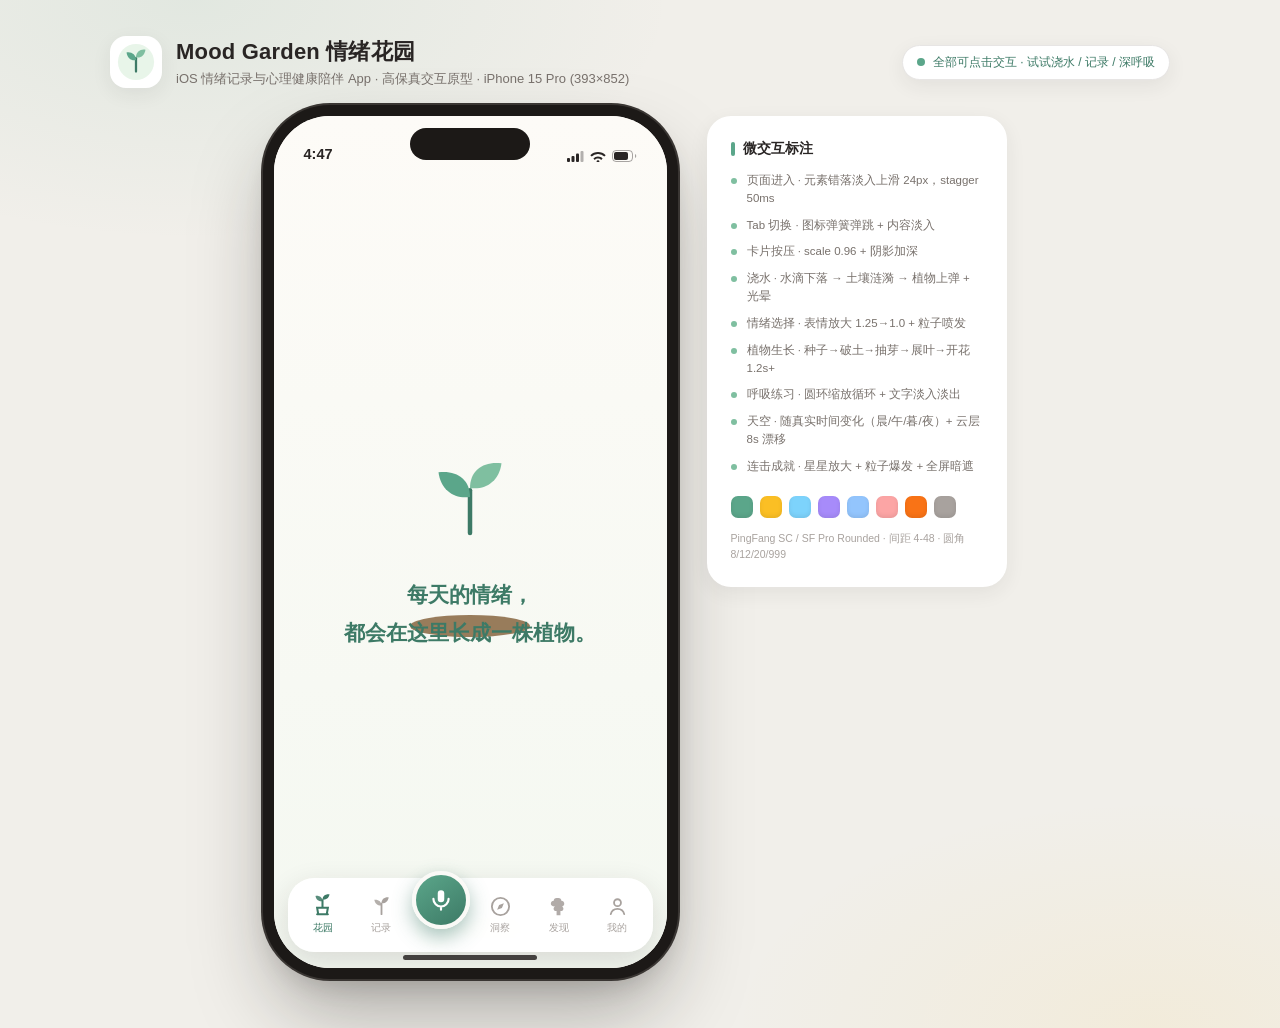
<file: mood-garden-prototype/index.html>
<!DOCTYPE html>
<html lang="zh-CN">
<head>
<meta charset="UTF-8">
<meta name="viewport" content="width=device-width, initial-scale=1.0">
<title>Mood Garden 情绪花园 · 高保真交互原型</title>
<link rel="icon" href="data:image/svg+xml,%3Csvg xmlns='http://www.w3.org/2000/svg' viewBox='0 0 40 40'%3E%3Ccircle cx='20' cy='20' r='19' fill='%23E8F5E9'/%3E%3Cpath d='M20 30 V16' stroke='%233D7A66' stroke-width='2.4' stroke-linecap='round'/%3E%3Cpath d='M20 18 C20 12 15 9 10 10 C11 16 15 19 20 18Z' fill='%235BA68A'/%3E%3Cpath d='M20 15 C20 9 25 6 30 7 C29 13 25 16 20 15Z' fill='%237FBFA0'/%3E%3C/svg%3E">
<link rel="stylesheet" href="./mood-garden.css">
</head>
<body>

<!-- ══════════════ 作品集模块舞台 ══════════════ -->
<div class="stage">
  <header class="stage-head">
    <div class="stage-logo">
      <svg viewBox="0 0 40 40" width="38" height="38"><circle cx="20" cy="20" r="19" fill="#E8F5E9"/><path d="M20 30 V16" stroke="#3D7A66" stroke-width="2.4" stroke-linecap="round"/><path d="M20 18 C20 12 15 9 10 10 C11 16 15 19 20 18Z" fill="#5BA68A"/><path d="M20 15 C20 9 25 6 30 7 C29 13 25 16 20 15Z" fill="#7FBFA0"/></svg>
    </div>
    <div class="stage-title">
      <h1>Mood Garden 情绪花园</h1>
      <p>iOS 情绪记录与心理健康陪伴 App · 高保真交互原型 · iPhone 15 Pro (393×852)</p>
    </div>
    <div class="stage-hint"><span class="pulse-dot"></span>全部可点击交互 · 试试浇水 / 记录 / 深呼吸</div>
  </header>

  <div class="phone-wrap">
    <div class="phone" id="phone">
      <div class="notch"></div>
      <div class="statusbar">
        <span class="sb-time" id="sbTime">9:41</span>
        <div class="sb-icons">
          <svg width="17" height="11" viewBox="0 0 17 11"><rect x="0" y="7" width="3" height="4" rx="1" fill="#292524"/><rect x="4.5" y="5" width="3" height="6" rx="1" fill="#292524"/><rect x="9" y="2.5" width="3" height="8.5" rx="1" fill="#292524"/><rect x="13.5" y="0" width="3" height="11" rx="1" fill="#292524" opacity=".35"/></svg>
          <svg width="16" height="11" viewBox="0 0 16 11"><path d="M8 9.2a1.4 1.4 0 1 1 0 2.8 1.4 1.4 0 0 1 0-2.8zM8 5.6c1.8 0 3.4.7 4.6 1.9l-1.4 1.4A4.4 4.4 0 0 0 8 7.6c-1.2 0-2.4.5-3.2 1.3L3.4 7.5A6.4 6.4 0 0 1 8 5.6zM8 1c2.9 0 5.7 1.2 7.7 3.2l-1.4 1.4A8.4 8.4 0 0 0 8 3 8.4 8.4 0 0 0 1.7 5.6L.3 4.2A11 11 0 0 1 8 1z" fill="#292524"/></svg>
          <svg width="25" height="12" viewBox="0 0 25 12"><rect x="0.5" y="0.5" width="20" height="11" rx="3.5" fill="none" stroke="#292524" opacity=".4"/><rect x="2" y="2" width="14" height="8" rx="2" fill="#292524"/><path d="M23 4v4a2.2 2.2 0 0 0 0-4z" fill="#292524" opacity=".4"/></svg>
        </div>
      </div>

      <main class="viewport" id="viewport">

        <!-- ════════ Onboarding ════════ -->
        <div class="screen active" id="scr-onboard">

          <!-- 1 闪屏 -->
          <div class="ob-slide active" data-ob="0">
            <div class="ob-splash">
              <div class="splash-soil"></div>
              <div class="splash-seed"></div>
              <svg class="splash-leaf" viewBox="0 0 80 80" width="90" height="90">
                <path d="M40 72 V34" stroke="#3D7A66" stroke-width="4" stroke-linecap="round" class="sl-stem"/>
                <path d="M40 40 C40 24 28 16 12 18 C14 34 26 42 40 40Z" fill="#5BA68A" class="sl-l1"/>
                <path d="M40 32 C40 16 52 8 68 10 C66 26 54 34 40 32Z" fill="#7FBFA0" class="sl-l2"/>
              </svg>
              <h1 class="splash-slogan">每天的情绪，<br>都会在这里长成一株植物。</h1>
            </div>
          </div>

          <!-- 2 欢迎 -->
          <div class="ob-slide" data-ob="1">
            <div class="ob-welcome">
              <svg class="ob-hero" viewBox="0 0 320 260">
                <defs>
                  <radialGradient id="glow" cx="50%" cy="60%" r="60%">
                    <stop offset="0%" stop-color="#FFF7D6"/><stop offset="100%" stop-color="#FFF7D6" stop-opacity="0"/>
                  </radialGradient>
                  <linearGradient id="obsky" x1="0" y1="0" x2="0" y2="1">
                    <stop offset="0%" stop-color="#CDE9F6"/><stop offset="100%" stop-color="#F3F8EE"/>
                  </linearGradient>
                </defs>
                <rect width="320" height="260" rx="24" fill="url(#obsky)"/>
                <ellipse cx="160" cy="170" rx="150" ry="90" fill="url(#glow)"/>
                <ellipse cx="160" cy="240" rx="200" ry="60" fill="#BFE3C8"/>
                <g class="ob-hero-plant"><path d="M80 228 V190" stroke="#3D7A66" stroke-width="4" stroke-linecap="round"/><circle cx="80" cy="180" r="12" fill="#FBBF24"/><g fill="#FBBF24" opacity=".85"><ellipse cx="80" cy="162" rx="5" ry="10"/><ellipse cx="80" cy="198" rx="5" ry="10"/><ellipse cx="62" cy="180" rx="10" ry="5"/><ellipse cx="98" cy="180" rx="10" ry="5"/><ellipse cx="67" cy="167" rx="7" ry="7"/><ellipse cx="93" cy="167" rx="7" ry="7"/><ellipse cx="67" cy="193" rx="7" ry="7"/><ellipse cx="93" cy="193" rx="7" ry="7"/></g><circle cx="80" cy="180" r="7" fill="#8D5A2B"/></g>
                <g class="ob-hero-plant" style="animation-delay:.2s"><path d="M160 232 V176" stroke="#3D7A66" stroke-width="4" stroke-linecap="round"/><g fill="#A78BFA"><circle cx="152" cy="168" r="6"/><circle cx="168" cy="168" r="6"/><circle cx="160" cy="158" r="6"/><circle cx="152" cy="184" r="6"/><circle cx="168" cy="184" r="6"/><circle cx="160" cy="176" r="7" fill="#8B6FE0"/></g></g>
                <g class="ob-hero-plant" style="animation-delay:.4s"><path d="M240 228 V196" stroke="#3D7A66" stroke-width="4" stroke-linecap="round"/><g fill="#93C5FD"><circle cx="240" cy="184" r="9"/><circle cx="229" cy="191" r="7"/><circle cx="251" cy="191" r="7"/><circle cx="233" cy="178" r="6"/><circle cx="247" cy="178" r="6"/></g></g>
                <g fill="#ffffff" opacity=".9"><ellipse cx="70" cy="60" rx="26" ry="12"/><ellipse cx="90" cy="54" rx="20" ry="10"/><ellipse cx="240" cy="44" rx="28" ry="12"/><ellipse cx="262" cy="38" rx="18" ry="9"/></g>
                <circle cx="282" cy="70" r="16" fill="#FFE9A8"/>
              </svg>
              <h2 class="ob-title">欢迎来到你的情绪花园</h2>
              <p class="ob-desc">每天 1 分钟，把心情种成植物。<br>坚持记录，看它长成一座只属于你的花园。</p>
              <button class="btn-primary ob-next">开始种植</button>
              <button class="ob-skip" data-skip>跳过引导</button>
            </div>
          </div>

          <!-- 3 昵称与目标 -->
          <div class="ob-slide" data-ob="2">
            <div class="ob-form">
              <h2 class="ob-title left">先认识一下你</h2>
              <p class="ob-desc left">你的昵称</p>
              <input class="ob-input" id="obName" type="text" placeholder="怎么称呼你？" value="Alex" maxlength="12">
              <p class="ob-desc left" style="margin-top:20px">你想通过 Mood Garden 获得什么？</p>
              <div class="goal-grid" id="goalGrid">
                <button class="goal-chip active" data-goal="减压"><svg viewBox="0 0 24 24" width="22" height="22"><path d="M12 21c-4 0-7-3-7-7 0-5 4-9 7-11 3 2 7 6 7 11 0 4-3 7-7 7z" fill="#7DD3FC"/></svg>减压放松</button>
                <button class="goal-chip" data-goal="自我了解"><svg viewBox="0 0 24 24" width="22" height="22"><circle cx="12" cy="12" r="9" fill="#A78BFA"/><circle cx="12" cy="12" r="4" fill="#fff"/></svg>自我了解</button>
                <button class="goal-chip" data-goal="养成习惯"><svg viewBox="0 0 24 24" width="22" height="22"><path d="M12 21V9" stroke="#3D7A66" stroke-width="2.5"/><path d="M12 12C12 7 8 4 3 5c1 5 5 8 9 7z" fill="#5BA68A"/><path d="M12 10c0-5 4-8 9-7-1 5-5 8-9 7z" fill="#7FBFA0"/></svg>养成习惯</button>
                <button class="goal-chip" data-goal="改善睡眠"><svg viewBox="0 0 24 24" width="22" height="22"><path d="M20 14.5A8.5 8.5 0 0 1 9.5 4 8.5 8.5 0 1 0 20 14.5z" fill="#93C5FD"/></svg>改善睡眠</button>
              </div>
              <p class="ob-note">不同目标会送你不同的起始植物哦</p>
              <button class="btn-primary ob-next">继续</button>
            </div>
          </div>

          <!-- 4 情绪初体验 -->
          <div class="ob-slide" data-ob="3">
            <div class="ob-first">
              <h2 class="ob-title left">此刻的你，感觉怎么样？</h2>
              <p class="ob-desc left">选一个最接近的情绪，种下第一株植物</p>
              <div class="ob-emotion-grid" id="obEmotionGrid"></div>
              <div class="ob-first-result" id="obFirstResult">
                <div class="ofr-plant" id="obFirstPlant"></div>
                <p>这就是你种下的第一株植物</p>
              </div>
              <button class="btn-primary ob-next" id="obFirstNext" disabled>继续</button>
            </div>
          </div>

          <!-- 5 通知权限 -->
          <div class="ob-slide" data-ob="4">
            <div class="ob-notify">
              <svg viewBox="0 0 120 120" width="110" height="110">
                <circle cx="60" cy="60" r="52" fill="#E8F5E9"/>
                <path d="M60 34c-8 0-14 6-14 14v10l-5 8h38l-5-8V48c0-8-6-14-14-14z" fill="#5BA68A"/>
                <circle cx="60" cy="72" r="5" fill="#3D7A66"/>
                <circle cx="82" cy="38" r="7" fill="#FBBF24" class="notify-dot"/>
              </svg>
              <h2 class="ob-title">晚间温柔提醒</h2>
              <p class="ob-desc">每晚 21:30，轻轻问你一句：<br>「今天过得怎么样？」<br>不打扰，只是陪伴。</p>
              <button class="btn-primary ob-next">允许通知</button>
              <button class="ob-skip ob-next">稍后再说</button>
            </div>
          </div>

          <!-- 6 完成 -->
          <div class="ob-slide" data-ob="5">
            <div class="ob-done">
              <div class="ob-mini-garden">
                <svg viewBox="0 0 300 150" width="100%">
                  <linearGradient id="dsky" x1="0" y1="0" x2="0" y2="1"><stop offset="0%" stop-color="#FFE3C2"/><stop offset="100%" stop-color="#FFF6E8"/></linearGradient>
                  <rect width="300" height="150" rx="20" fill="url(#dsky)"/>
                  <ellipse cx="150" cy="150" rx="190" ry="42" fill="#BFE3C8"/>
                  <circle cx="252" cy="36" r="15" fill="#FFE9A8"/>
                  <g class="ob-hero-plant"><path d="M110 138 V112" stroke="#3D7A66" stroke-width="3.5" stroke-linecap="round"/><circle cx="110" cy="104" r="9" fill="#FBBF24"/><circle cx="110" cy="104" r="4.5" fill="#8D5A2B"/></g>
                  <g class="ob-hero-plant" style="animation-delay:.25s"><path d="M150 140 V104" stroke="#3D7A66" stroke-width="3.5" stroke-linecap="round"/><path d="M150 112c0-9-7-13-16-12 1 9 7 13 16 12z" fill="#5BA68A"/><path d="M150 108c0-9 7-13 16-12-1 9-7 13-16 12z" fill="#7FBFA0"/></g>
                  <g class="ob-hero-plant" style="animation-delay:.5s"><path d="M192 138 V114" stroke="#3D7A66" stroke-width="3.5" stroke-linecap="round"/><g fill="#93C5FD"><circle cx="192" cy="106" r="7"/><circle cx="184" cy="111" r="5.5"/><circle cx="200" cy="111" r="5.5"/></g></g>
                </svg>
              </div>
              <h2 class="ob-title">你的花园已备好</h2>
              <p class="ob-desc" id="obDoneDesc">从今天开始，每一次记录都会让它更繁茂。</p>
              <button class="btn-primary" id="enterGarden">进入花园</button>
            </div>
          </div>

          <div class="ob-dots" id="obDots"></div>
        </div>

        <!-- ════════ 主 App ════════ -->
        <div class="screen" id="scr-app">

          <!-- ── 页面1 花园 ── -->
          <section class="page active" id="page-garden">
            <div class="g-head anim">
              <div>
                <h2 class="greet" id="greetText">早安，Alex</h2>
                <p class="date" id="gardenDate"></p>
              </div>
              <div class="g-actions">
                <button class="icon-btn" id="wBtn" aria-label="天气"><svg viewBox="0 0 24 24" width="20" height="20"><circle cx="8" cy="9" r="4" fill="#FBBF24"/><path d="M9 19h8a4 4 0 0 0 .6-7.95A5.5 5.5 0 0 0 7.2 12.3 3.2 3.2 0 0 0 9 19z" fill="#D6D3D1"/></svg></button>
                <button class="icon-btn" data-toast="今日花园卡片已生成，快去分享吧" aria-label="分享"><svg viewBox="0 0 24 24" width="20" height="20" fill="none" stroke="#78716C" stroke-width="1.8" stroke-linecap="round"><path d="M12 3v13M7 7l5-4 5 4M5 13v6a2 2 0 0 0 2 2h10a2 2 0 0 0 2-2v-6"/></svg></button>
                <button class="icon-btn" data-goto="page-me" aria-label="设置"><svg viewBox="0 0 24 24" width="20" height="20" fill="none" stroke="#78716C" stroke-width="1.8" stroke-linecap="round"><circle cx="12" cy="12" r="3.2"/><path d="M19 12a7 7 0 0 0-.1-1.2l2-1.5-2-3.4-2.3 1a7 7 0 0 0-2-1.2L14.2 3h-4l-.4 2.5a7 7 0 0 0-2 1.2l-2.3-1-2 3.4 2 1.5a7 7 0 0 0 0 2.4l-2 1.5 2 3.4 2.3-1a7 7 0 0 0 2 1.2l.4 2.5h4l.4-2.5a7 7 0 0 0 2-1.2l2.3 1 2-3.4-2-1.5c.06-.4.1-.8.1-1.2z"/></svg></button>
              </div>
            </div>

            <div class="weather-banner anim" data-toast="天气与花园联动：多云天的植物会微微低垂">
              <svg viewBox="0 0 24 24" width="18" height="18" class="wb-ic"><path d="M6 18h11a4 4 0 0 0 .6-7.95A6 6 0 0 0 6 12.3 3.5 3.5 0 0 0 6 18z" fill="#A8A29E"/></svg>
              <span>今天上海 18°C 多云 · 很适合散步</span>
              <svg viewBox="0 0 24 24" width="16" height="16" class="wb-leaf"><path d="M12 20C12 12 7 7 2 8c1 7 6 11 10 12z" fill="#5BA68A"/><path d="M12 20c0-8 5-13 10-12-1 7-6 11-10 12z" fill="#7FBFA0"/></svg>
            </div>

            <!-- 主花园场景 -->
            <div class="scene anim" id="scene">
              <div class="sky-layer" id="skyLayer"></div>
              <div class="stars" id="stars"></div>
              <div class="celestial" id="celestial"></div>
              <svg class="mtn" viewBox="0 0 393 110" preserveAspectRatio="none">
                <path d="M0 110 L60 55 L120 90 L190 40 L260 85 L330 50 L393 95 L393 110 Z" class="mtn-far"/>
                <path d="M0 110 L45 80 L110 100 L180 65 L250 100 L320 72 L393 102 L393 110 Z" class="mtn-near"/>
              </svg>
              <div class="cloud cl1"></div><div class="cloud cl2"></div><div class="cloud cl3"></div>
              <div id="petals"></div>
              <div class="ground" id="ground"></div>
              <div class="g-path"></div>
              <div class="scene-plants" id="scenePlants"></div>
              <div class="today-plant" id="todayPlant"></div>
              <div class="day-tag" id="dayTag"></div>
              <button class="scene-arrow left" id="prevDay" aria-label="前一天"><svg viewBox="0 0 24 24" width="18" height="18" fill="none" stroke="currentColor" stroke-width="2.4" stroke-linecap="round"><path d="M15 5l-7 7 7 7"/></svg></button>
              <button class="scene-arrow right" id="nextDay" aria-label="后一天"><svg viewBox="0 0 24 24" width="18" height="18" fill="none" stroke="currentColor" stroke-width="2.4" stroke-linecap="round"><path d="M9 5l7 7-7 7"/></svg></button>
            </div>

            <!-- 状态仪表盘 -->
            <div class="dash anim">
              <button class="dash-item" data-toast="连续记录 12 天 · 再坚持 2 天可获「7 天连击·进阶」徽章">
                <span class="dash-ic" style="background:#FFF3E0"><svg viewBox="0 0 24 24" width="18" height="18"><path d="M12 22c4.4 0 7.5-3 7.5-7.2 0-5-4.4-7.6-6-11.3-1 2-1.5 3.6-1.3 5.7-1.2-.6-2.2-1.7-2.7-3.2C7.3 8 4.5 10.6 4.5 14.8 4.5 19 7.6 22 12 22z" fill="#F97316"/></svg></span>
                <span class="dash-num" id="streakNum">12</span><span class="dash-label">连续记录</span>
              </button>
              <button class="dash-item" data-toast="今日情绪指数 8.2 · 比昨日 +0.6，状态不错">
                <span class="dash-ic" style="background:#FFF8DC"><svg viewBox="0 0 24 24" width="18" height="18"><circle cx="12" cy="12" r="9" fill="#FBBF24"/><circle cx="9" cy="10" r="1.4" fill="#292524"/><circle cx="15" cy="10" r="1.4" fill="#292524"/><path d="M8 14c1.2 1.6 2.6 2.4 4 2.4s2.8-.8 4-2.4" stroke="#292524" stroke-width="1.6" fill="none" stroke-linecap="round"/></svg></span>
                <span class="dash-num">8.2</span><span class="dash-label">今日指数</span>
              </button>
              <button class="dash-item" data-toast="花园健康度 76% · 记得给植物浇水哦">
                <span class="dash-ic" style="background:#E3F2FD"><svg viewBox="0 0 24 24" width="18" height="18"><path d="M12 21c-3.9 0-6.5-2.7-6.5-6.2C5.5 10 9.5 5.5 12 3c2.5 2.5 6.5 7 6.5 11.8 0 3.5-2.6 6.2-6.5 6.2z" fill="#7DD3FC"/></svg></span>
                <span class="dash-num"><span id="healthNum">76</span><i class="unit">%</i></span><span class="dash-label">健康度</span>
                <span class="mini-bar"><span id="healthBar" style="width:76%"></span></span>
              </button>
              <button class="dash-item" data-toast="本周主导情绪：快乐 · 你的花园向日葵开得正好">
                <span class="dash-ic" style="background:#F0FDF4"><svg viewBox="0 0 24 24" width="18" height="18"><circle cx="12" cy="12" r="5" fill="#FBBF24"/><g stroke="#FBBF24" stroke-width="2" stroke-linecap="round"><path d="M12 2.5v2.5M12 19v2.5M2.5 12H5M19 12h2.5M4.9 4.9l1.8 1.8M17.3 17.3l1.8 1.8M19.1 4.9l-1.8 1.8M6.7 17.3l-1.8 1.8"/></g></svg></span>
                <span class="dash-num small">快乐</span><span class="dash-label">本周主导</span>
              </button>
            </div>

            <!-- 今日情绪卡片 -->
            <div class="today-card anim" id="todayCard">
              <div class="tc-main" id="todayCardMain">
                <div class="tc-emoji" id="tcEmoji"></div>
                <div class="tc-info">
                  <div class="tc-top"><span class="tc-mood" id="tcMood">快乐</span><span class="tc-intensity" id="tcIntensity">强度 8/10</span></div>
                  <p class="tc-feedback" id="tcFeedback">「今天在项目评审中表现出色，这份成就感值得被记住。」</p>
                  <div class="tc-tags" id="tcTags"><span>工作</span><span>成就感</span><span>被认可</span></div>
                </div>
                <svg class="tc-chev" viewBox="0 0 24 24" width="18" height="18" fill="none" stroke="#A8A29E" stroke-width="2" stroke-linecap="round"><path d="M6 9l6 6 6-6"/></svg>
              </div>
              <div class="tc-expand" id="todayExpand">
                <div class="tc-full">
                  <p class="tc-full-text">「上午的项目评审很顺利，老板当场表扬了我的方案。中午和同事去楼下散步，阳光很好。下午虽然有点累，但整体是充实的一天。」</p>
                  <div class="tc-meta"><span>语音转文字 · 12:47</span><span>AI 已安抚 ✓</span></div>
                </div>
              </div>
            </div>

            <!-- 快捷操作 -->
            <div class="quick-bar anim">
              <button class="btn-primary quick-record" data-goto="page-record">
                <svg viewBox="0 0 24 24" width="18" height="18"><path d="M12 20C12 12 7 7 2 8c1 7 6 11 10 12z" fill="#fff"/><path d="M12 20c0-8 5-13 10-12-1 7-6 11-10 12z" fill="#E8F5E9"/></svg>
                记录情绪
              </button>
              <button class="quick-round" id="waterBtn" aria-label="浇水">
                <svg viewBox="0 0 24 24" width="20" height="20"><path d="M12 21c-3.9 0-6.5-2.7-6.5-6.2C5.5 10 9.5 5.5 12 3c2.5 2.5 6.5 7 6.5 11.8 0 3.5-2.6 6.2-6.5 6.2z" fill="#7DD3FC"/></svg>
                <span>浇水</span>
              </button>
              <button class="quick-round" data-toast="正在播放：雨后森林 · 白噪音" aria-label="听音乐">
                <svg viewBox="0 0 24 24" width="20" height="20" fill="none" stroke="#A78BFA" stroke-width="2" stroke-linecap="round"><path d="M9 18V6l10-2v11"/><circle cx="6.5" cy="18" r="2.5" fill="#A78BFA" stroke="none"/><circle cx="16.5" cy="15" r="2.5" fill="#A78BFA" stroke="none"/></svg>
                <span>听音乐</span>
              </button>
              <button class="quick-round" id="breathBtn" aria-label="深呼吸">
                <svg viewBox="0 0 24 24" width="20" height="20" fill="none" stroke="#5BA68A" stroke-width="2"><circle cx="12" cy="12" r="8"/><circle cx="12" cy="12" r="3.5" fill="#5BA68A" stroke="none"/></svg>
                <span>深呼吸</span>
              </button>
            </div>

            <div class="section-title anim"><h3>近期花园动态</h3><span class="st-more" data-toast="完整花园日历开发中">查看全部</span></div>
            <div class="week-row anim" id="weekRow"></div>

            <div class="section-title anim"><h3>他们今天种了什么</h3><span class="st-more" data-goto="page-discover">去社区看看</span></div>
            <div class="friends-row anim" id="friendsRow"></div>
            <div class="bottom-pad"></div>
          </section>

          <!-- ── 页面2 记录 ── -->
          <section class="page" id="page-record">
            <h2 class="page-title anim">记录此刻</h2>
            <p class="page-sub anim" id="recordSub">此刻的你，感觉怎么样？</p>

            <div class="wheel-wrap anim" id="wheelWrap">
              <div class="wheel-tint" id="wheelTint"></div>
              <div class="wheel" id="wheel"></div>
              <div class="wheel-center" id="wheelCenter"><span>转动<br>选择情绪</span></div>
            </div>

            <div class="intensity anim">
              <div class="intensity-head"><span class="label">情绪强度</span><span class="intensity-val" id="intensityVal">7</span></div>
              <input type="range" min="1" max="10" value="7" id="intensityRange">
              <div class="intensity-scale"><span>轻微</span><span>中等</span><span>强烈</span></div>
            </div>

            <div class="mix anim">
              <div class="label-row"><span class="label">混合情绪</span><span class="label-hint">可选 · 生成复合植物</span></div>
              <div class="mix-chips" id="mixChips"></div>
              <p class="mix-hint" id="mixHint"></p>
            </div>

            <div class="voice anim">
              <div class="label-row"><span class="label">说说今天</span><span class="label-hint">语音自动转文字</span></div>
              <div class="voice-box">
                <button class="voice-btn" id="voiceBtn" aria-label="按住说话">
                  <svg viewBox="0 0 24 24" width="26" height="26" fill="none" stroke="#fff" stroke-width="2" stroke-linecap="round"><rect x="9" y="3" width="6" height="11" rx="3" fill="#fff" stroke="none"/><path d="M5 11a7 7 0 0 0 14 0M12 18v3"/></svg>
                </button>
                <div class="wave" id="wave"></div>
                <p class="voice-tip" id="voiceTip">点击开始说话</p>
              </div>
              <div class="transcript" id="transcript" contenteditable="true" data-placeholder="你的语音会转写成文字，也可以直接输入…"></div>
              <button class="add-photo" data-toast="已打开相册（原型演示）">
                <svg viewBox="0 0 24 24" width="18" height="18" fill="none" stroke="#78716C" stroke-width="1.8"><rect x="3" y="5" width="18" height="14" rx="3"/><circle cx="9" cy="10" r="1.8" fill="#78716C" stroke="none"/><path d="M3 16l5-4 4 3 4-4 5 5"/></svg>
                添加一张配图
              </button>
            </div>

            <div class="triggers anim">
              <div class="label-row"><span class="label">是什么触发了这份情绪？</span><span class="label-hint">影响植物细节</span></div>
              <div class="tag-grid" id="triggerGrid"></div>
            </div>

            <div class="three-things anim">
              <div class="label-row"><span class="label">今日三件小事</span><span class="label-hint">可选</span></div>
              <input class="tt-input" placeholder="1. 今天发生的一件小事…">
              <input class="tt-input" placeholder="2. 还有一件…">
              <input class="tt-input" placeholder="3. 最后一件…">
            </div>

            <div class="ai-feedback anim" id="aiFeedback">
              <div class="ai-face" id="aiFace"></div>
              <div>
                <div class="ai-title" id="aiTitle">AI 花园守护者</div>
                <p class="ai-text" id="aiText">选择情绪后，我会给你一句温柔的回应。</p>
              </div>
            </div>

            <button class="btn-primary generate anim" id="generateBtn" disabled>
              <svg viewBox="0 0 24 24" width="18" height="18"><path d="M12 21V9" stroke="#fff" stroke-width="2.2" stroke-linecap="round"/><path d="M12 12C12 7 8 4 3 5c1 5 5 8 9 7z" fill="#fff"/><path d="M12 10c0-5 4-8 9-7-1 5-5 8-9 7z" fill="#E8F5E9"/></svg>
              生成今日植物
            </button>
            <div class="bottom-pad"></div>
          </section>

          <!-- ── 页面3 洞察 ── -->
          <section class="page" id="page-insight">
            <h2 class="page-title anim">洞察</h2>
            <div class="segment anim" id="segment">
              <button class="seg active" data-seg="周">周</button>
              <button class="seg" data-seg="月">月</button>
              <button class="seg" data-seg="季">季</button>
              <button class="seg" data-seg="年">年</button>
            </div>

            <div class="weather-card anim">
              <div class="wc-illu" id="wcIllu"></div>
              <div class="wc-body">
                <div class="wc-top"><span class="wc-title" id="wcTitle">本周情绪天气 · 多云转晴</span><span class="wc-badge" id="wcBadge">优于上周</span></div>
                <p class="wc-desc" id="wcDesc">前半周有些阴郁，周四开始放晴。你的花园正在恢复生机。</p>
              </div>
            </div>

            <div class="card anim">
              <div class="card-head"><h3>情绪趋势</h3><span class="card-hint">点击节点查看当天植物</span></div>
              <div class="trend-wrap" id="trendWrap"></div>
            </div>

            <div class="insight-2col anim">
              <div class="card">
                <div class="card-head"><h3>情绪分布</h3></div>
                <div class="donut-wrap" id="donutWrap"></div>
              </div>
              <div class="card">
                <div class="card-head"><h3>关键词云</h3></div>
                <div class="cloud-words" id="cloudWords"></div>
              </div>
            </div>

            <div class="card anim">
              <div class="card-head"><h3>情绪触发分析</h3><span class="card-hint">本周 TOP 3</span></div>
              <div class="trigger-rank" id="triggerRank"></div>
            </div>

            <div class="section-title anim"><h3>AI 周期洞察</h3></div>
            <div class="ai-insights anim" id="aiInsights"></div>

            <div class="card anim timeline-card">
              <div class="card-head"><h3>花园演变时间轴</h3><span class="card-hint">2026</span></div>
              <div class="timeline" id="timeline"></div>
              <button class="btn-ghost" data-toast="「我的年度花园」总结视频生成中…">
                <svg viewBox="0 0 24 24" width="16" height="16"><path d="M8 5.5v13l11-6.5z" fill="#5BA68A"/></svg>
                播放花园演变动画
              </button>
            </div>

            <div class="card anim">
              <div class="card-head"><h3>健康数据联动</h3><span class="card-hint">来自 Apple Health</span></div>
              <div class="health-row"><span class="health-ic" style="background:#EDE9FE"><svg viewBox="0 0 24 24" width="19" height="19"><path d="M20 14.5A8.5 8.5 0 0 1 9.5 4 8.5 8.5 0 1 0 20 14.5z" fill="#A78BFA"/></svg></span><div class="health-info"><b>睡眠与情绪</b><p>睡眠 ≥7h 的日子，情绪指数平均高 1.8 分</p></div><span class="health-val up">+1.8</span></div>
              <div class="health-row"><span class="health-ic" style="background:#FEF3C7"><svg viewBox="0 0 24 24" width="19" height="19" fill="none" stroke="#D97706" stroke-width="2" stroke-linecap="round" stroke-linejoin="round"><path d="M13 3c-.5 3-2 4.5-3 6l-2.5 3A6 6 0 1 0 17 15c.8-1.5 1-3.5 1-5-1.2.5-2.3.6-3.4.3C15.6 8 14.8 5.4 13 3z"/></svg></span><div class="health-info"><b>步数与情绪</b><p>步行 8000+ 步后，快乐出现概率提升 24%</p></div><span class="health-val up">+24%</span></div>
              <div class="bottom-pad"></div>
            </div>
          </section>

          <!-- ── 页面4 发现 ── -->
          <section class="page" id="page-discover">
            <h2 class="page-title anim">发现</h2>
            <div class="search-bar anim" data-toast="搜索「呼吸」「睡眠」「焦虑」试试">
              <svg viewBox="0 0 24 24" width="17" height="17" fill="none" stroke="#A8A29E" stroke-width="2" stroke-linecap="round"><circle cx="11" cy="11" r="7"/><path d="M20 20l-3.5-3.5"/></svg>
              <span>搜索练习、音频、文章、话题</span>
            </div>

            <div class="section-title anim"><h3>情绪急救工具箱</h3></div>
            <div class="toolbox anim">
              <button class="tool" id="toolBreath"><span class="tool-ic" style="background:#E8F5E9"><svg viewBox="0 0 24 24" width="22" height="22" fill="none" stroke="#5BA68A" stroke-width="2"><circle cx="12" cy="12" r="8.5"/><circle cx="12" cy="12" r="4" fill="#5BA68A" stroke="none" opacity=".6"/></svg></span><b>呼吸练习</b><span>478 · 盒式 · 自然</span></button>
              <button class="tool" id="toolNoise"><span class="tool-ic" style="background:#E3F2FD"><svg viewBox="0 0 24 24" width="22" height="22" fill="none" stroke="#7DD3FC" stroke-width="2" stroke-linecap="round"><path d="M4 10v4M8 7v10M12 4v16M16 7v10M20 10v4"/></svg></span><b>白噪音</b><span>雨声 · 森林 · 海浪</span></button>
              <button class="tool" data-toast="Grounding 五感练习：说出 5 个你看到的、4 个听到的…"><span class="tool-ic" style="background:#F3E8FF"><svg viewBox="0 0 24 24" width="22" height="22" fill="none" stroke="#A78BFA" stroke-width="2" stroke-linecap="round"><path d="M12 3v3M12 18v3M3 12h3M18 12h3M5.6 5.6l2.1 2.1M16.3 16.3l2.1 2.1M18.4 5.6l-2.1 2.1M7.7 16.3l-2.1 2.1"/></svg></span><b>五感着陆</b><span>Grounding</span></button>
              <button class="tool" data-toast="身体扫描冥想：从脚趾到头顶，逐一放松…"><span class="tool-ic" style="background:#FFF3E0"><svg viewBox="0 0 24 24" width="22" height="22" fill="none" stroke="#F97316" stroke-width="2" stroke-linecap="round"><circle cx="12" cy="6" r="2.6"/><path d="M12 9v6M8 13l4-2 4 2M9 21l3-4 3 4"/></svg></span><b>身体扫描</b><span>10 分钟</span></button>
              <button class="tool" data-toast="今日小练习：写下 3 件值得感恩的小事"><span class="tool-ic" style="background:#FEF9C3"><svg viewBox="0 0 24 24" width="22" height="22"><path d="M12 21s-7.5-4.6-9.5-9A5.4 5.4 0 0 1 12 6.2 5.4 5.4 0 0 1 21.5 12c-2 4.4-9.5 9-9.5 9z" fill="#FBBF24"/></svg></span><b>积极练习</b><span>感恩 · 优势</span></button>
            </div>

            <div class="section-title anim"><h3>冥想音频库</h3><span class="st-more" data-toast="全部分类：助眠 / 减压 / 专注 / 焦虑 / 自信">全部分类</span></div>
            <div class="med-list anim" id="medList"></div>

            <div class="section-title anim"><h3>今日专题</h3></div>
            <div class="topic-row anim">
              <button class="topic-card t1" data-toast="已加入「7 天感恩挑战」· 完成可获限定向日葵"><b>7 天感恩挑战</b><span>12.4w 人参与 · 赢限定植物</span></button>
              <button class="topic-card t2" data-toast="「春季花园焕新」主题已加入愿望单"><b>春季花园焕新</b><span>限定主题 · 樱花季</span></button>
              <button class="topic-card t3" data-toast="「焦虑急救包」已打开"><b>焦虑急救包</b><span>5 个即时练习</span></button>
            </div>

            <div class="section-title anim"><h3>社区花园</h3><span class="st-more" data-toast="话题：#今天也有好好记录 #我的花园开花了 #雨天植物园">热门话题</span></div>
            <div class="community-row anim" id="communityRow"></div>

            <div class="section-title anim"><h3>植物图鉴</h3><span class="st-more" data-goto="page-me">已收集 24/56</span></div>
            <div class="dex-grid anim" id="dexGrid"></div>

            <div class="section-title anim"><h3>花园主题商店</h3><span class="st-more">Pro 解锁全部</span></div>
            <div class="theme-row anim" id="themeRow"></div>

            <div class="daily-quote anim">
              <div class="dq-tag">每日治愈</div>
              <p class="dq-text">「情绪像天气，会来，也会走。你只需照顾自己，等云散开。」</p>
              <div class="dq-actions">
                <button class="dq-btn" data-toast="分享卡片已生成，可保存到相册">生成分享卡片</button>
                <button class="dq-btn ghost" data-toast="已收藏这句语录">收藏</button>
              </div>
            </div>

            <div class="section-title anim"><h3>心理科普 · 3 分钟阅读</h3></div>
            <div class="article-list anim">
              <button class="article" data-toast="《为什么记录情绪能治愈自己》已打开"><span class="art-tag" style="color:#5BA68A">情绪管理</span><b>为什么记录情绪能治愈自己？</b><span class="art-meta">3 分钟 · 1.2w 阅读</span></button>
              <button class="article" data-toast="《睡前 10 分钟的放松仪式》已打开"><span class="art-tag" style="color:#A78BFA">睡眠</span><b>睡前 10 分钟的放松仪式</b><span class="art-meta">3 分钟 · 8.6k 阅读</span></button>
              <button class="article" data-toast="《焦虑来临时，先照顾身体》已打开"><span class="art-tag" style="color:#F97316">焦虑</span><b>焦虑来临时，先照顾身体</b><span class="art-meta">4 分钟 · 9.3k 阅读</span></button>
            </div>
            <div class="bottom-pad"></div>
          </section>

          <!-- ── 页面5 我的 ── -->
          <section class="page" id="page-me">
            <div class="me-cover anim">
              <div class="me-cover-scene" id="meCoverScene"></div>
              <div class="me-avatar">A</div>
            </div>
            <div class="me-profile anim">
              <h2>Alex</h2>
              <p class="me-sign">「慢慢记录，慢慢开花」</p>
              <p class="me-join">加入花园第 128 天</p>
            </div>
            <div class="me-stats anim">
              <div><b id="meStreakNum">12</b><span>连续记录</span></div>
              <div><b>86</b><span>植物总数</span></div>
              <div><b>15</b><span>徽章</span></div>
              <div><b>9</b><span>好友</span></div>
            </div>

            <button class="pro-card anim" data-toast="Mood Garden Pro · 高级植物 + AI 深度报告 + 无限主题">
              <div class="pro-left">
                <span class="pro-crown"><svg viewBox="0 0 24 24" width="18" height="18"><path d="M3 8l4.5 4L12 5l4.5 7L21 8l-2 10H5z" fill="#FFE9A8"/></svg></span>
                <div><b>Mood Garden Pro</b><p>高级植物 · AI 深度报告 · 无限主题</p></div>
              </div>
              <span class="pro-cta">升级</span>
            </button>

            <div class="section-title anim"><h3>成就徽章墙</h3><span class="st-more" data-toast="15/32 已点亮">15/32</span></div>
            <div class="badge-wall anim" id="badgeWall"></div>

            <div class="me-list anim">
              <button class="me-row" data-goto="page-discover">
                <span class="mr-ic" style="background:#E8F5E9"><svg viewBox="0 0 24 24" width="18" height="18"><path d="M12 21V9" stroke="#3D7A66" stroke-width="2" stroke-linecap="round"/><path d="M12 12C12 7 8 4 3 5c1 5 5 8 9 7z" fill="#5BA68A"/><path d="M12 10c0-5 4-8 9-7-1 5-5 8-9 7z" fill="#7FBFA0"/></svg></span>
                <span class="mr-label">植物图鉴</span><span class="mr-val">24/56</span><span class="mr-chev">›</span>
              </button>
              <button class="me-row" data-toast="好友花园：今天小满种下了向日葵，去送水吧">
                <span class="mr-ic" style="background:#FFF3E0"><svg viewBox="0 0 24 24" width="18" height="18" fill="none" stroke="#F97316" stroke-width="2" stroke-linecap="round"><circle cx="9" cy="8" r="3.2"/><path d="M3.5 20c.6-3.4 2.9-5 5.5-5s4.9 1.6 5.5 5"/><circle cx="17" cy="9" r="2.6"/><path d="M15.5 14.6c2.6.1 4.4 1.7 5 4.4"/></svg></span>
                <span class="mr-label">好友花园</span><span class="mr-val">3 位有新动态</span><span class="mr-chev">›</span>
              </button>
            </div>

            <div class="section-title anim"><h3>提醒设置</h3></div>
            <div class="me-list anim">
              <div class="me-row"><span class="mr-ic" style="background:#E3F2FD"><svg viewBox="0 0 24 24" width="18" height="18" fill="none" stroke="#7DD3FC" stroke-width="2" stroke-linecap="round"><path d="M12 5a6 6 0 0 0-6 6v3l-2 3h16l-2-3v-3a6 6 0 0 0-6-6z"/><path d="M10 20a2 2 0 0 0 4 0"/></svg></span><span class="mr-label">每日记录提醒</span><span class="mr-val">21:30</span><span class="switch on" data-switch></span></div>
              <div class="me-row"><span class="mr-ic" style="background:#EDE9FE"><svg viewBox="0 0 24 24" width="18" height="18"><path d="M20 14.5A8.5 8.5 0 0 1 9.5 4 8.5 8.5 0 1 0 20 14.5z" fill="#A78BFA"/></svg></span><span class="mr-label">睡前放松提醒</span><span class="mr-val">23:00</span><span class="switch on" data-switch></span></div>
              <div class="me-row"><span class="mr-ic" style="background:#F0FDF4"><svg viewBox="0 0 24 24" width="18" height="18" fill="none" stroke="#5BA68A" stroke-width="2" stroke-linecap="round"><rect x="3" y="4" width="18" height="17" rx="3"/><path d="M3 9h18M8 2v4M16 2v4"/></svg></span><span class="mr-label">每周情绪报告</span><span class="mr-val">周日 20:00</span><span class="switch" data-switch></span></div>
            </div>

            <div class="section-title anim"><h3>数据与隐私</h3></div>
            <div class="me-list anim">
              <button class="me-row" data-toast="情绪数据导出中（PDF / CSV）"><span class="mr-ic" style="background:#FEF3C7"><svg viewBox="0 0 24 24" width="18" height="18" fill="none" stroke="#D97706" stroke-width="2" stroke-linecap="round"><path d="M12 3v12M7 10l5 5 5-5M5 21h14"/></svg></span><span class="mr-label">导出情绪数据</span><span class="mr-chev">›</span></button>
              <button class="me-row" data-toast="已开启云端加密备份"><span class="mr-ic" style="background:#E3F2FD"><svg viewBox="0 0 24 24" width="18" height="18" fill="none" stroke="#7DD3FC" stroke-width="2" stroke-linecap="round"><path d="M7 18h10a4 4 0 0 0 .7-7.9A5.5 5.5 0 0 0 7 8.6 3.6 3.6 0 0 0 7 18z"/><path d="M12 11v4M10 13h4"/></svg></span><span class="mr-label">云端备份</span><span class="mr-val">已开启</span><span class="mr-chev">›</span></button>
              <button class="me-row" data-toast="隐私设置：动态默认仅自己可见"><span class="mr-ic" style="background:#F0FDF4"><svg viewBox="0 0 24 24" width="18" height="18" fill="none" stroke="#5BA68A" stroke-width="2" stroke-linecap="round"><path d="M12 3l8 3v6c0 4.5-3.2 7.6-8 9-4.8-1.4-8-4.5-8-9V6z"/><path d="M9 12l2 2 4-4"/></svg></span><span class="mr-label">隐私设置</span><span class="mr-chev">›</span></button>
              <button class="me-row" data-toast="外观：浅色模式 · 字体标准"><span class="mr-ic" style="background:#F3E8FF"><svg viewBox="0 0 24 24" width="18" height="18" fill="none" stroke="#A78BFA" stroke-width="2" stroke-linecap="round"><circle cx="12" cy="12" r="4"/><path d="M12 2v2M12 20v2M2 12h2M20 12h2M4.9 4.9l1.4 1.4M17.7 17.7l1.4 1.4M19.1 4.9l-1.4 1.4M6.3 17.7l-1.4 1.4"/></svg></span><span class="mr-label">外观设置</span><span class="mr-chev">›</span></button>
              <button class="me-row" data-toast="帮助中心 · FAQ · 联系客服"><span class="mr-ic" style="background:#FEE2E2"><svg viewBox="0 0 24 24" width="18" height="18" fill="none" stroke="#FCA5A5" stroke-width="2" stroke-linecap="round"><circle cx="12" cy="12" r="9"/><path d="M9.5 9.5A2.5 2.5 0 1 1 12 12v1.5"/><circle cx="12" cy="16.5" r=".8" fill="#FCA5A5"/></svg></span><span class="mr-label">帮助与反馈</span><span class="mr-chev">›</span></button>
            </div>
            <p class="me-version anim">Mood Garden 2.4.0 · 用爱浇灌的产品</p>
            <div class="bottom-pad"></div>
          </section>
        </div>
      </main>

      <!-- Tab Bar -->
      <nav class="tabbar" id="tabbar">
        <button class="tab active" data-tab="page-garden">
          <svg viewBox="0 0 24 24" width="23" height="23" fill="none" stroke="currentColor" stroke-width="1.9" stroke-linecap="round"><path d="M7 21h10M8 21l-1-6h10l-1 6M12 15V8"/><path d="M12 9c0-3.4-2.6-5.4-6.5-5 .5 3.4 3 5.4 6.5 5z" fill="currentColor" stroke="none" opacity=".85"/><path d="M12 7.5C12 4.1 14.6 2.1 18.5 2.5c-.5 3.4-3 5.4-6.5 5z" fill="currentColor" stroke="none"/></svg>
          <span>花园</span>
        </button>
        <button class="tab" data-tab="page-record">
          <svg viewBox="0 0 24 24" width="23" height="23" fill="none" stroke="currentColor" stroke-width="1.9" stroke-linecap="round"><path d="M12 20V9"/><path d="M12 11c0-4-3-6.4-7.5-6 .7 4 3.7 6.4 7.5 6z" fill="currentColor" stroke="none" opacity=".85"/><path d="M12 8.5C12 4.5 15 2.1 19.5 2.5c-.7 4-3.7 6.4-7.5 6z" fill="currentColor" stroke="none"/></svg>
          <span>记录</span>
        </button>
        <button class="tab-center" id="tabCenter" aria-label="快速记录">
          <svg viewBox="0 0 24 24" width="26" height="26" fill="none" stroke="#fff" stroke-width="2" stroke-linecap="round"><rect x="9" y="3" width="6" height="11" rx="3" fill="#fff" stroke="none"/><path d="M5 11a7 7 0 0 0 14 0M12 18v3"/></svg>
        </button>
        <button class="tab" data-tab="page-insight">
          <svg viewBox="0 0 24 24" width="23" height="23" fill="none" stroke="currentColor" stroke-width="1.9" stroke-linecap="round"><circle cx="12" cy="12" r="9"/><path d="M15.5 8.5l-2 5-5 2 2-5z" fill="currentColor" stroke="none"/></svg>
          <span>洞察</span>
        </button>
        <button class="tab" data-tab="page-discover">
          <svg viewBox="0 0 24 24" width="23" height="23" fill="currentColor"><path d="M12 3c1.8 0 3 1.4 3 3 1.6 0 3 1.2 3 3 0 1.5-1 2.7-2.4 3 .6.3 1.1.9 1.4 1.6.4 1.2-.2 2.5-1.4 3-.5.2-1 .2-1.6 0V21h-4v-4.4c-.5.2-1 .2-1.6 0-1.2-.5-1.8-1.8-1.4-3 .3-.7.8-1.3 1.4-1.6C5 11.7 4 10.5 4 9c0-1.8 1.4-3 3-3 0-1.6 1.2-3 3-3h2z" opacity=".9"/></svg>
          <span>发现</span>
        </button>
        <button class="tab" data-tab="page-me">
          <svg viewBox="0 0 24 24" width="23" height="23" fill="none" stroke="currentColor" stroke-width="1.9" stroke-linecap="round"><circle cx="12" cy="8" r="3.6"/><path d="M5 20c.8-3.8 3.6-5.6 7-5.6s6.2 1.8 7 5.6"/></svg>
          <span>我的</span>
        </button>
      </nav>
      <div class="home-indicator"></div>

      <!-- 全屏遮罩层 -->
      <div class="overlay" id="growOverlay">
        <div class="grow-stage">
          <div class="grow-sky"></div>
          <div class="grow-soil"></div>
          <div class="grow-seed" id="growSeed"></div>
          <div class="grow-plant" id="growPlant"></div>
          <div class="grow-text" id="growText">种子落下…</div>
        </div>
        <div class="grow-result" id="growResult">
          <div class="gr-plant" id="grPlant"></div>
          <h3 id="grTitle">你的向日葵开花了</h3>
          <p id="grDesc">快乐 × 强度 8 · 带着阳光的味道</p>
          <div class="gr-actions">
            <button class="btn-primary" id="plantToGarden">种入花园</button>
            <button class="btn-ghost" id="regenPlant">重新生成</button>
            <button class="btn-ghost" data-toast="植物卡片已生成，快去分享吧">分享</button>
          </div>
        </div>
      </div>

      <div class="overlay" id="breatheModal">
        <button class="bm-close" id="bmClose"><svg viewBox="0 0 24 24" width="14" height="14" fill="none" stroke="#78716C" stroke-width="2.4" stroke-linecap="round"><path d="M5 5l14 14M19 5L5 19"/></svg></button>
        <p class="bm-title" id="bmTitle">478 呼吸法</p>
        <div class="bm-ring-wrap">
          <div class="bm-ring" id="bmRing"></div>
          <div class="bm-core"></div>
          <div class="bm-text" id="bmText">吸气</div>
        </div>
        <p class="bm-hint">跟随圆环 · 吸气 4s · 屏息 7s · 呼气 8s</p>
        <button class="btn-ghost" id="bmDone">结束练习</button>
      </div>

      <div class="overlay" id="achieveOverlay">
        <div class="ach-burst" id="achBurst"></div>
        <div class="ach-card">
          <div class="ach-star" id="achIcon"></div>
          <h3 id="achTitle">连续记录 7 天</h3>
          <p id="achDesc">获得徽章「7 天连击」</p>
          <button class="btn-primary" id="achClose">太棒了</button>
        </div>
      </div>

      <div class="toast-wrap" id="toastWrap"></div>
    </div>

    <!-- 标注侧栏 -->
    <aside class="annotations">
      <h4>微交互标注</h4>
      <ul id="annoList">
        <li data-anno="garden">页面进入 · 元素错落淡入上滑 24px，stagger 50ms</li>
        <li data-anno="tab">Tab 切换 · 图标弹簧弹跳 + 内容淡入</li>
        <li data-anno="press">卡片按压 · scale 0.96 + 阴影加深</li>
        <li data-anno="water">浇水 · 水滴下落 → 土壤涟漪 → 植物上弹 + 光晕</li>
        <li data-anno="wheel">情绪选择 · 表情放大 1.25→1.0 + 粒子喷发</li>
        <li data-anno="grow">植物生长 · 种子→破土→抽芽→展叶→开花 1.2s+</li>
        <li data-anno="breath">呼吸练习 · 圆环缩放循环 + 文字淡入淡出</li>
        <li data-anno="sky">天空 · 随真实时间变化（晨/午/暮/夜）+ 云层 8s 漂移</li>
        <li data-anno="achieve">连击成就 · 星星放大 + 粒子爆发 + 全屏暗遮</li>
      </ul>
      <div class="token-strip">
        <span style="background:#5BA68A"></span><span style="background:#FBBF24"></span><span style="background:#7DD3FC"></span><span style="background:#A78BFA"></span><span style="background:#93C5FD"></span><span style="background:#FCA5A5"></span><span style="background:#F97316"></span><span style="background:#A8A29E"></span>
      </div>
      <p class="token-note">PingFang SC / SF Pro Rounded · 间距 4-48 · 圆角 8/12/20/999</p>
    </aside>
  </div>
</div>

<script src="./mood-garden.js"></script>
</body>
</html>
</file>
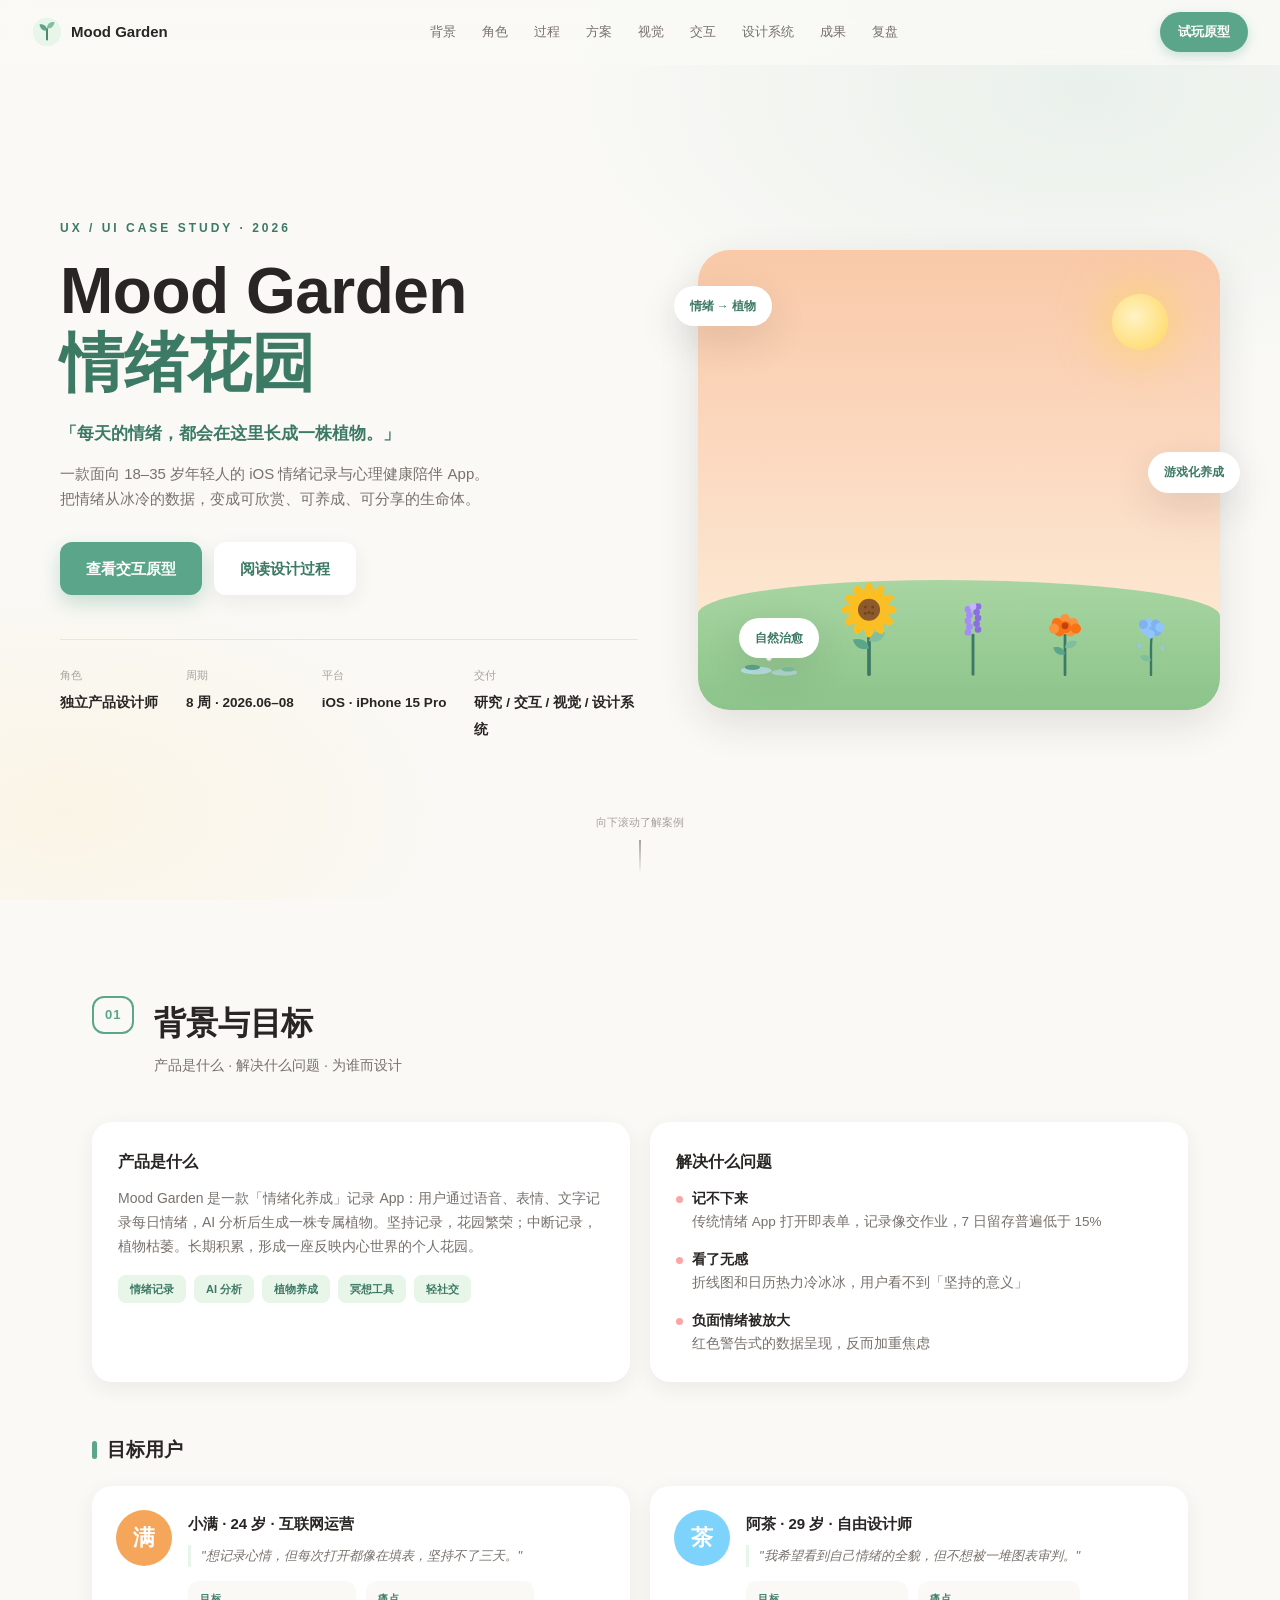
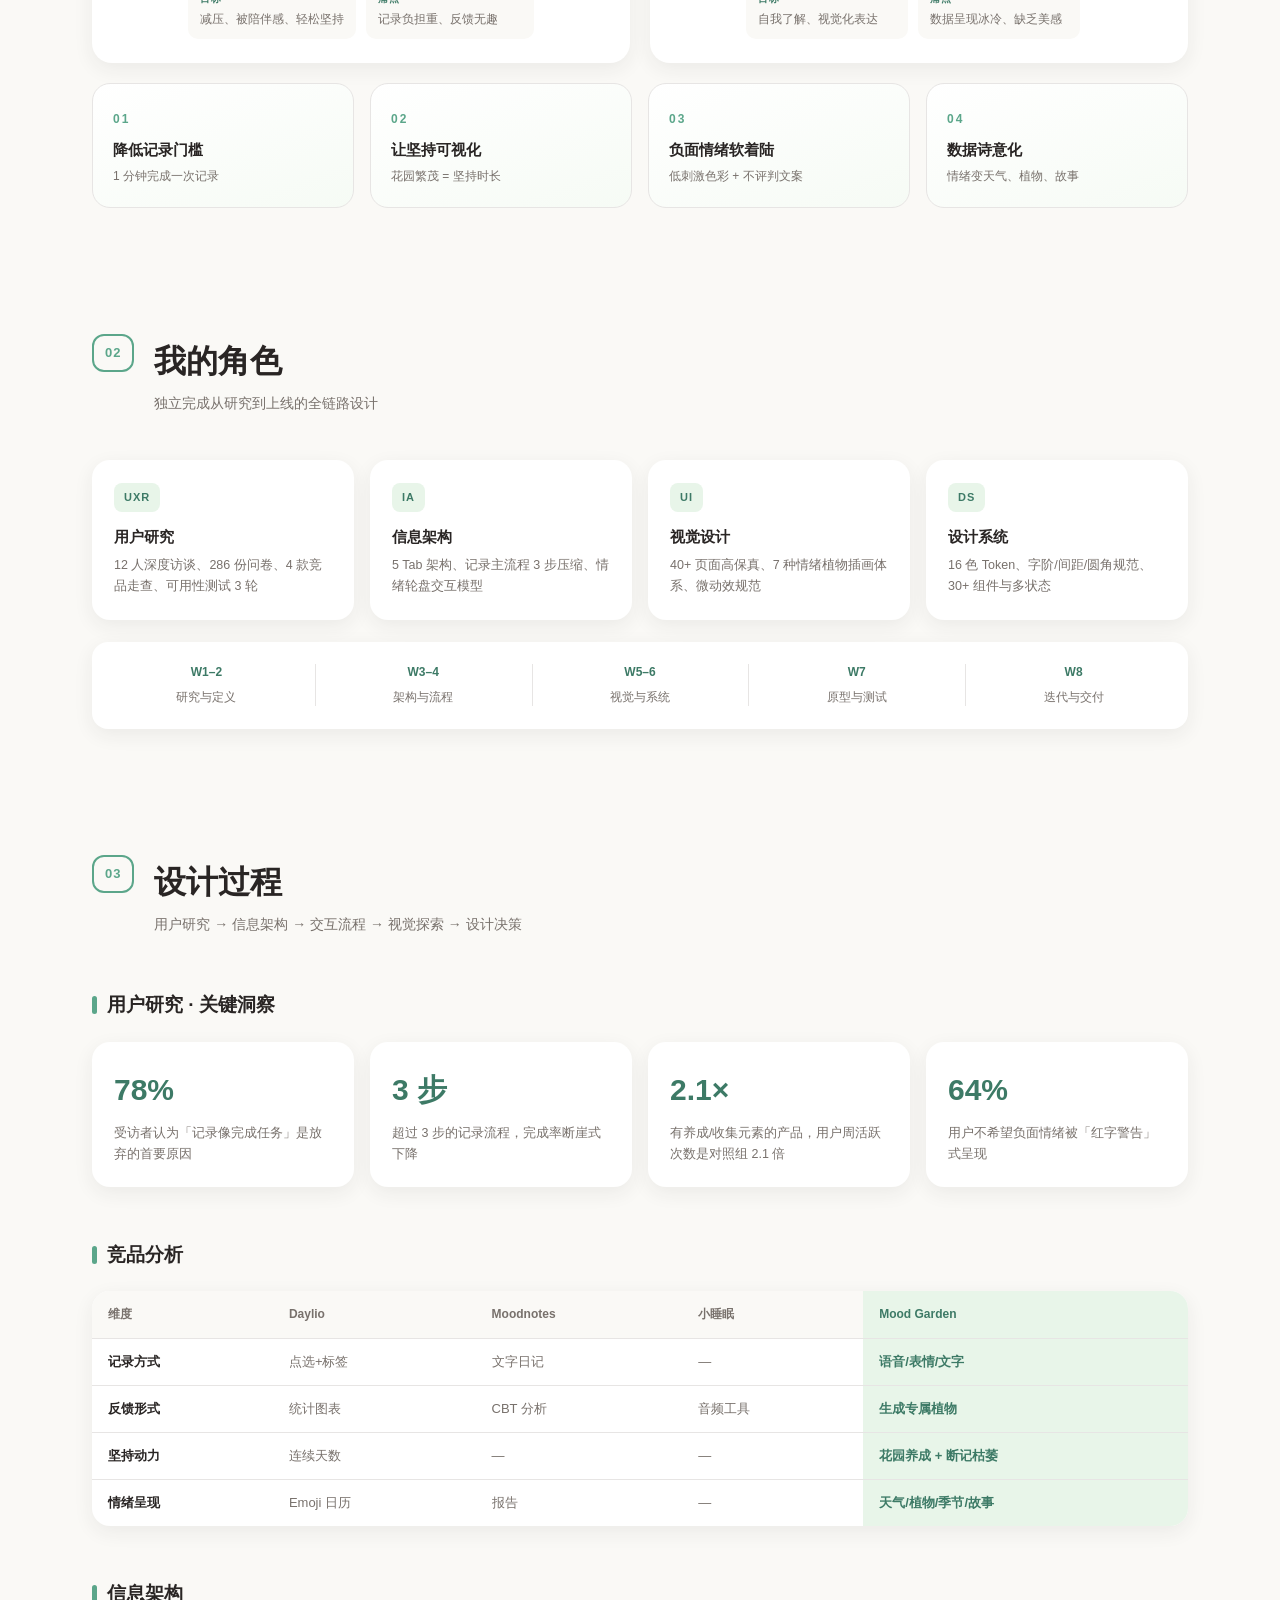
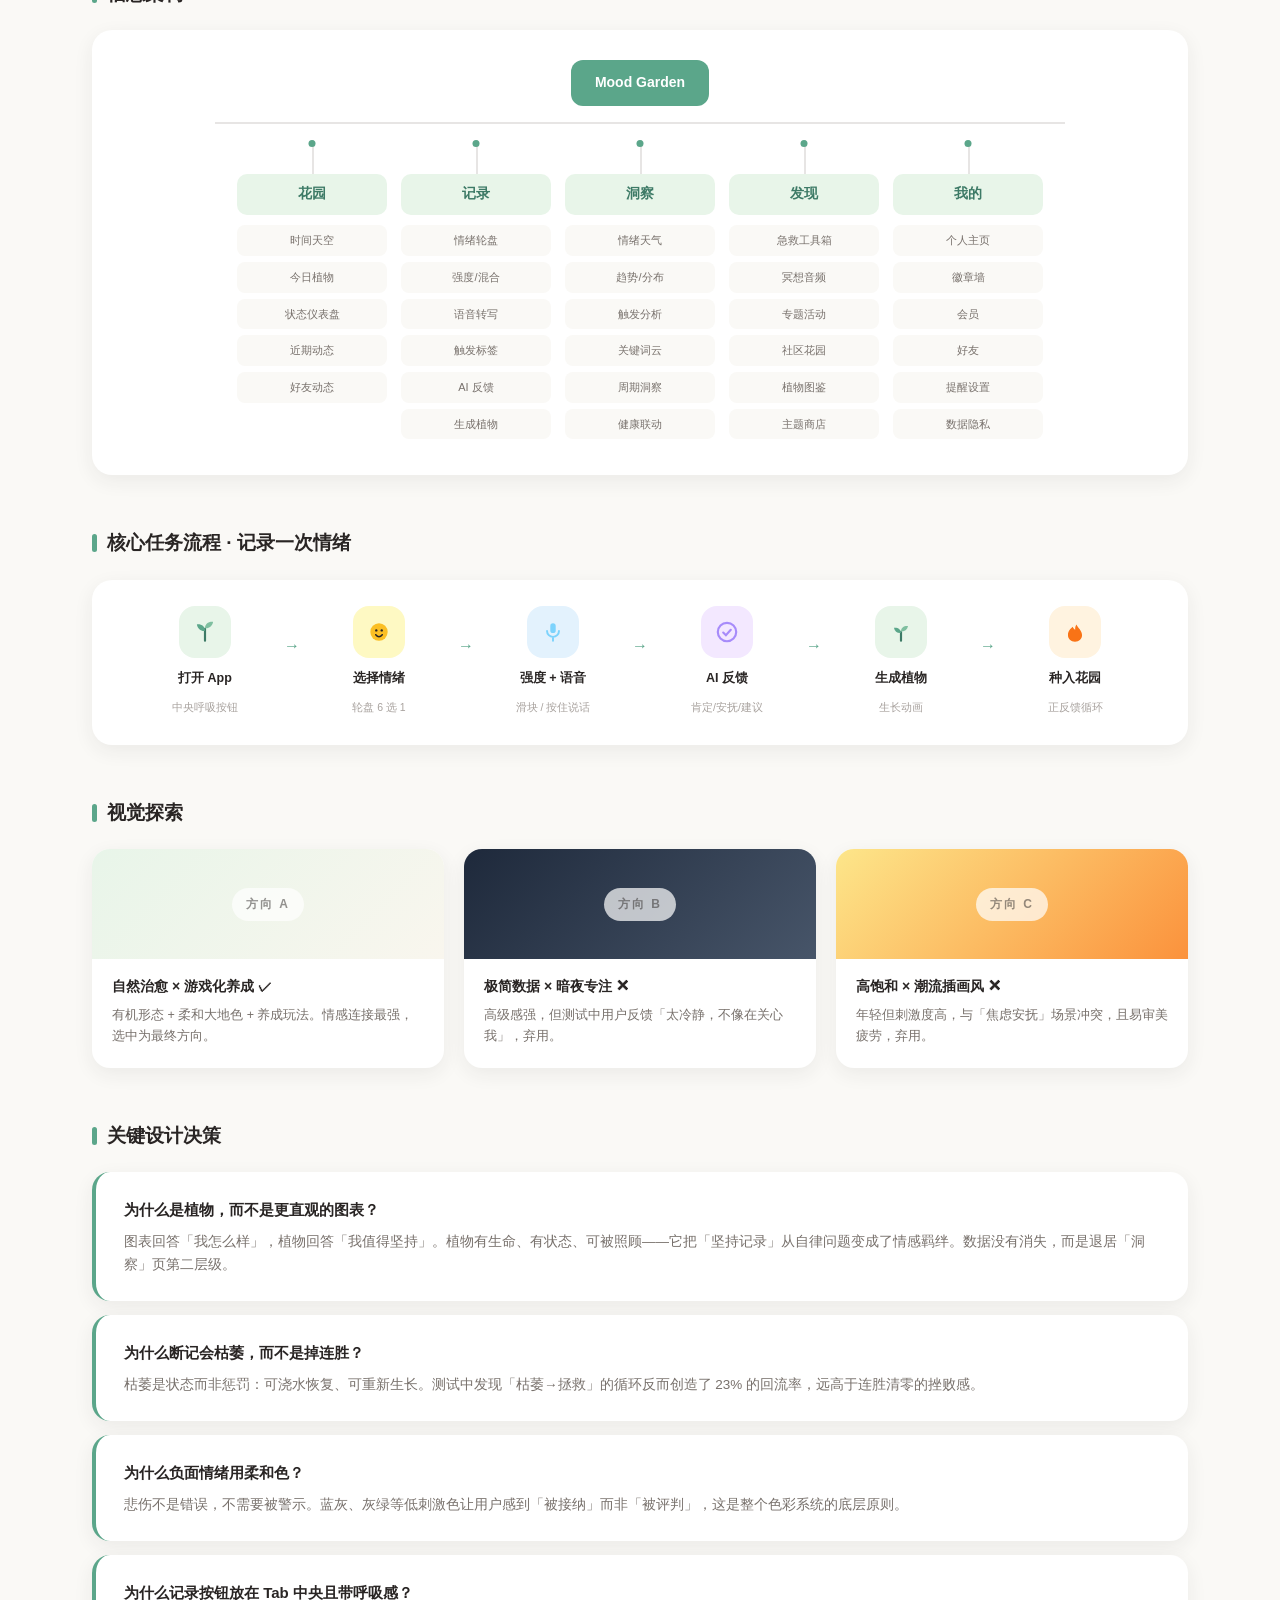
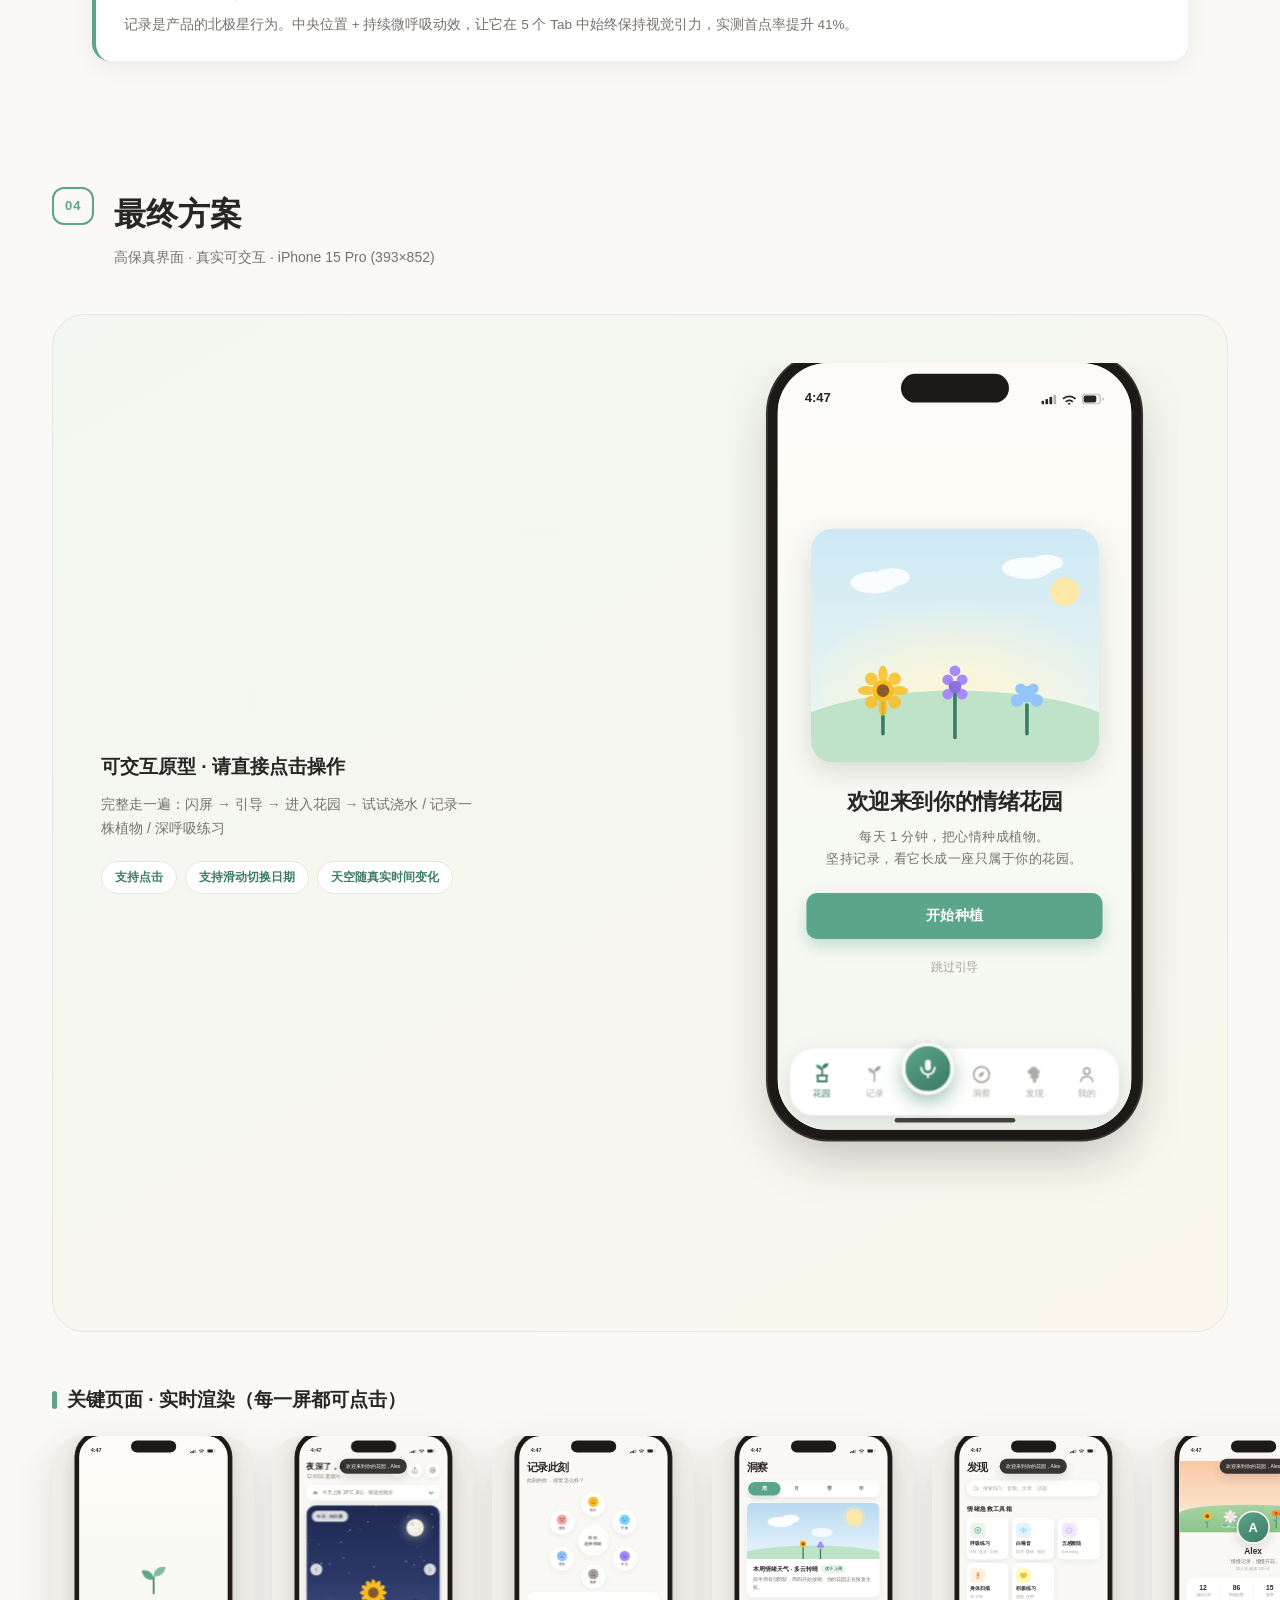
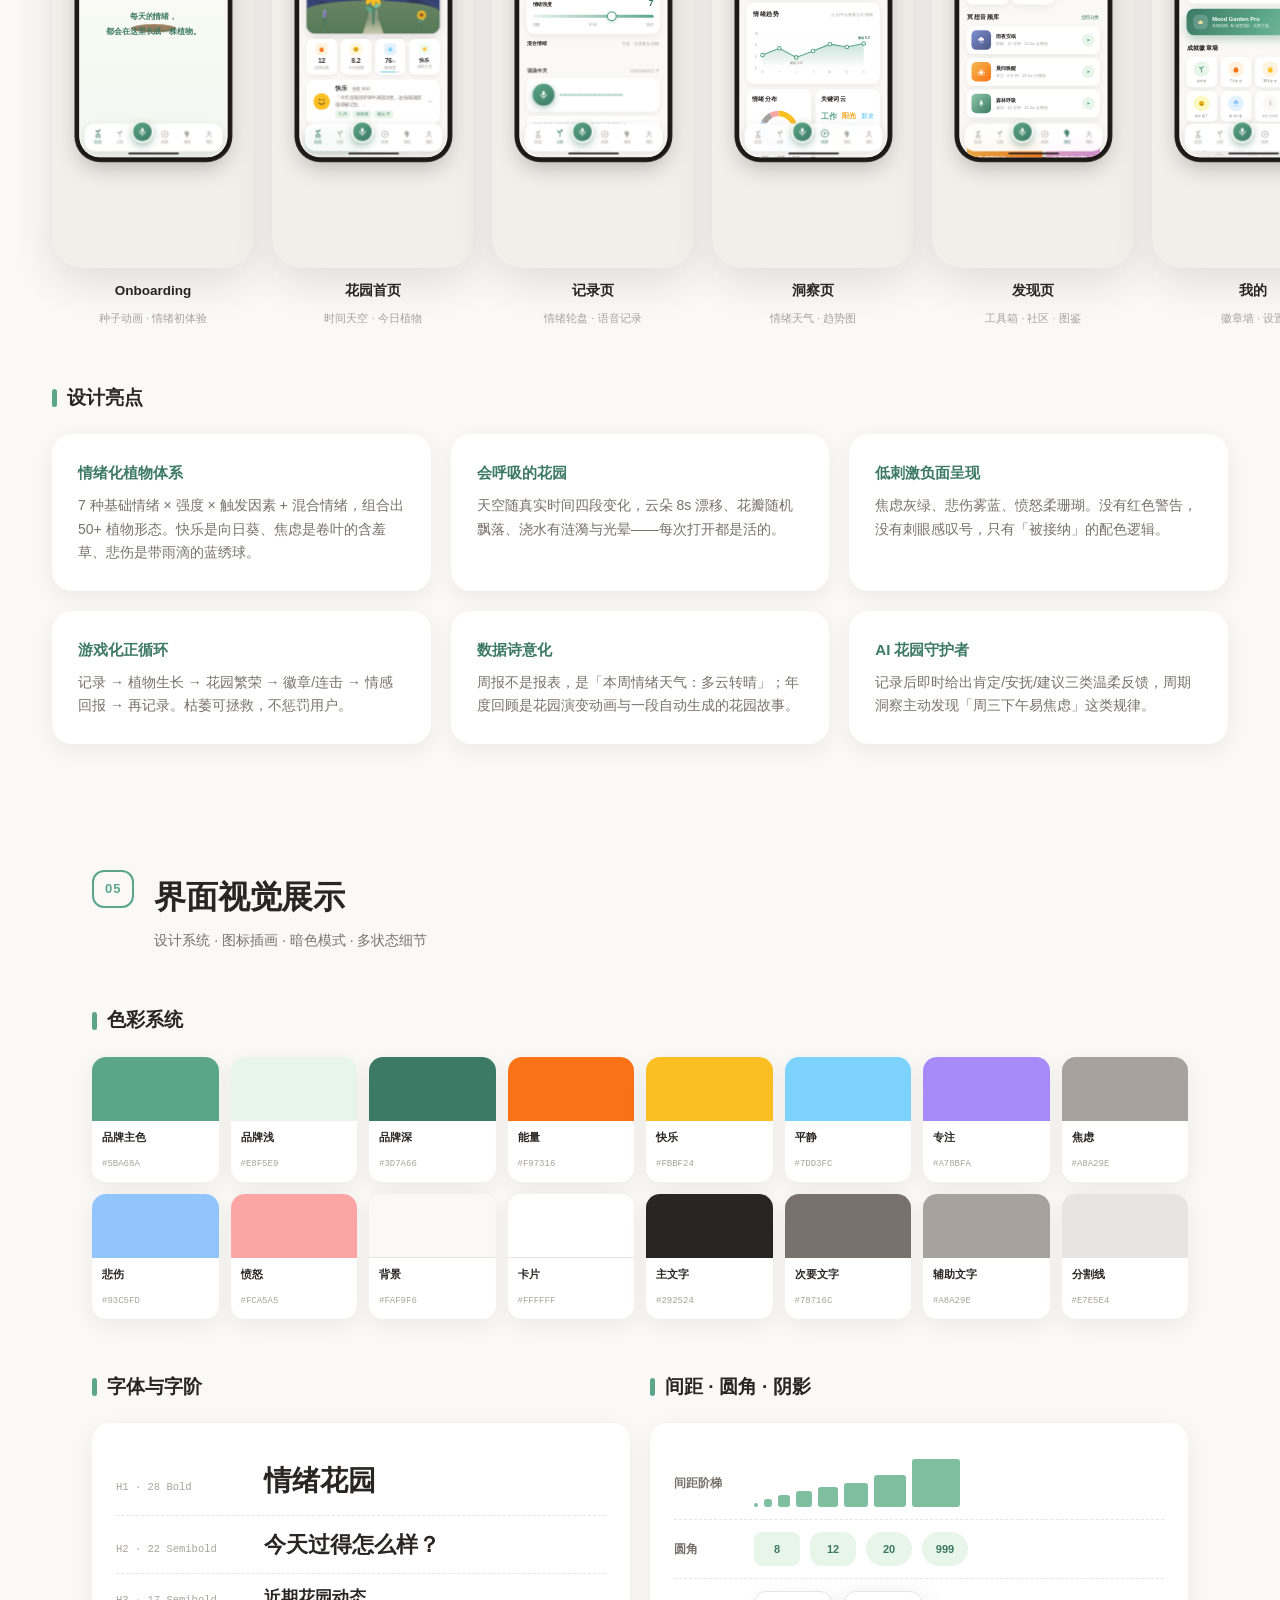
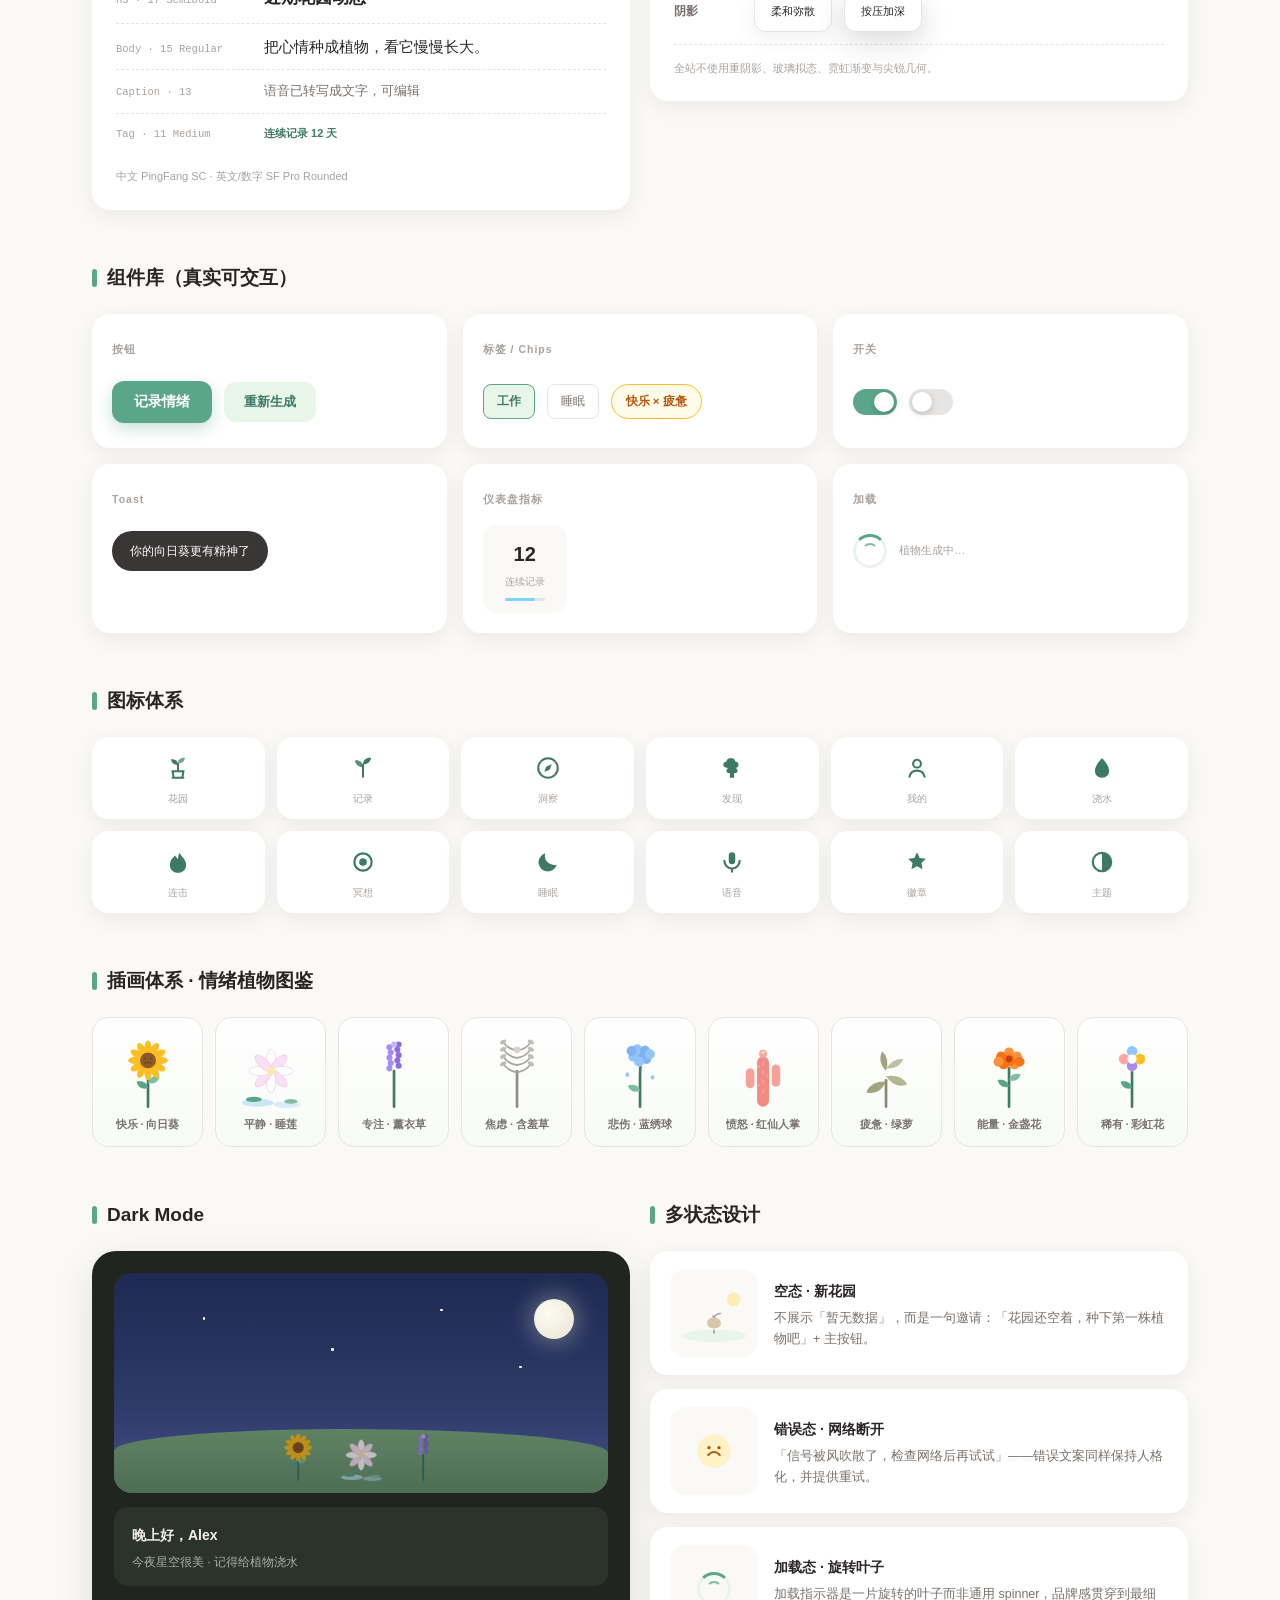
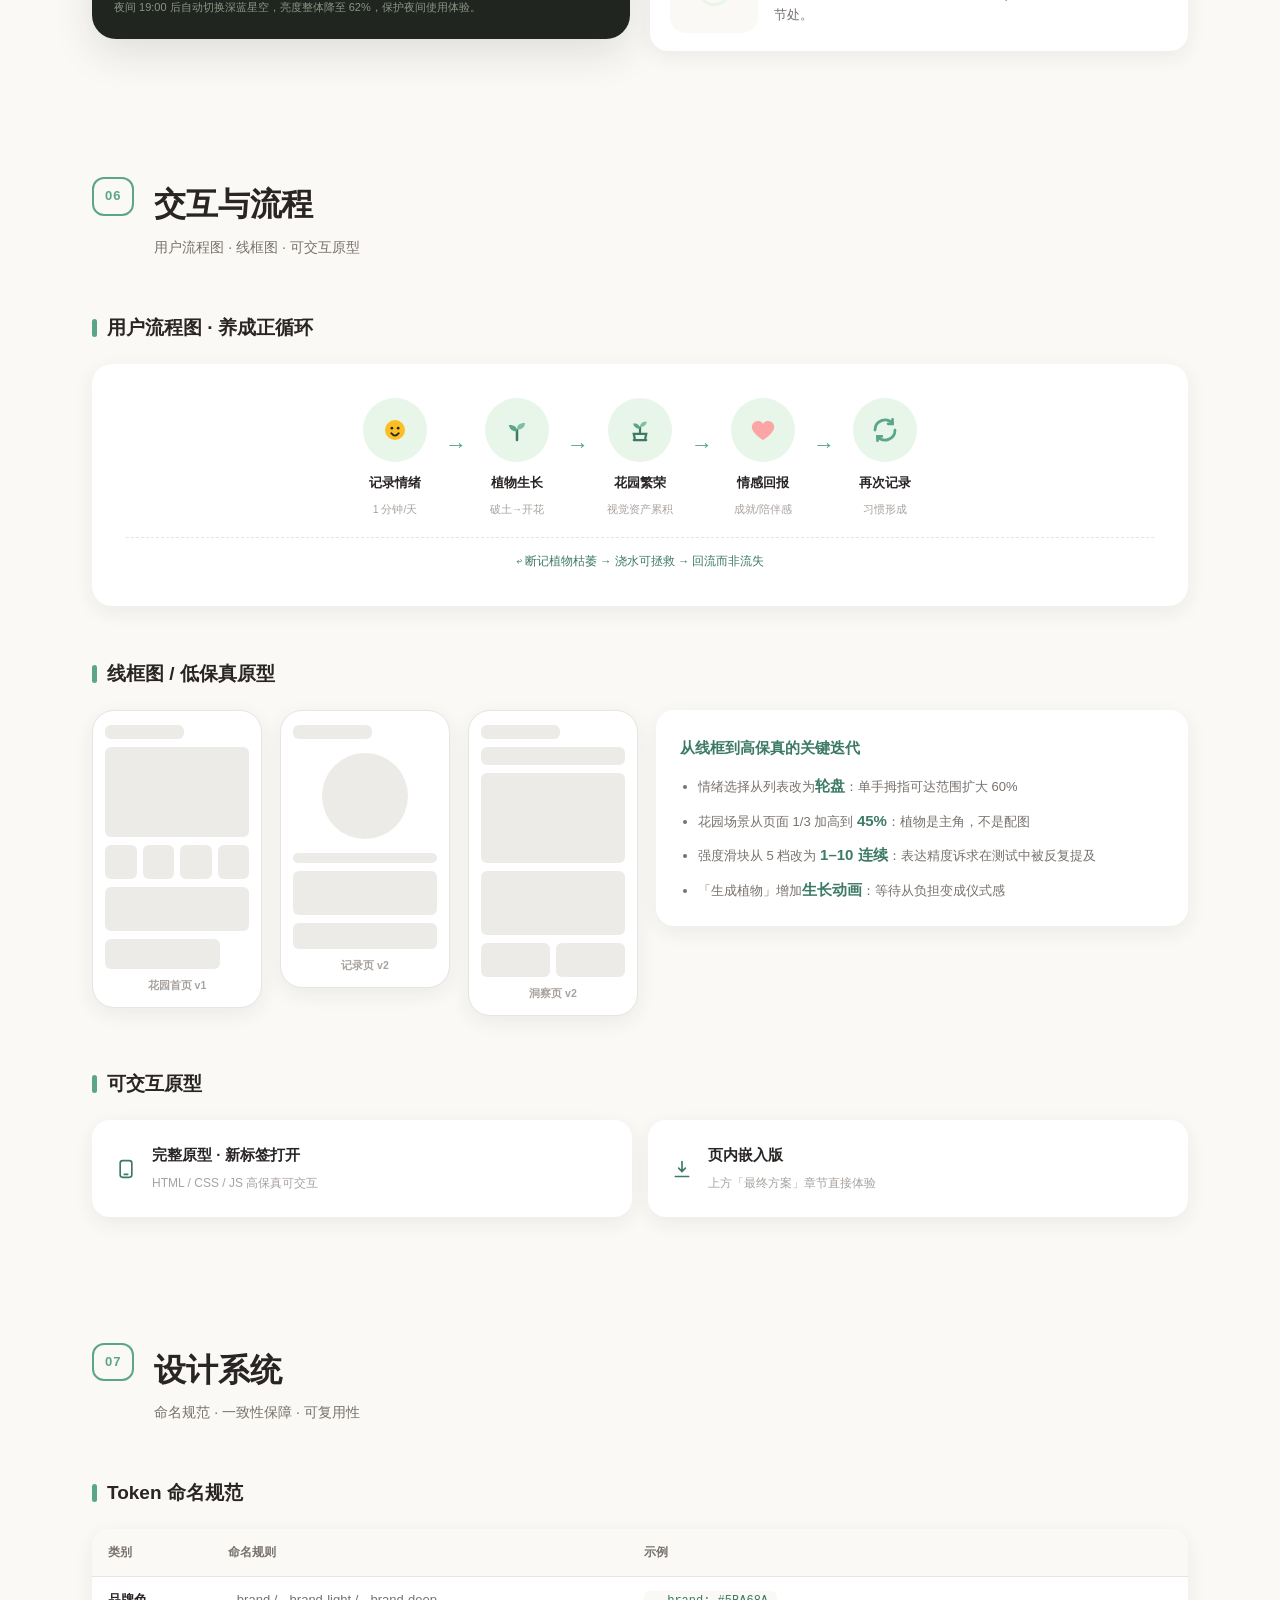
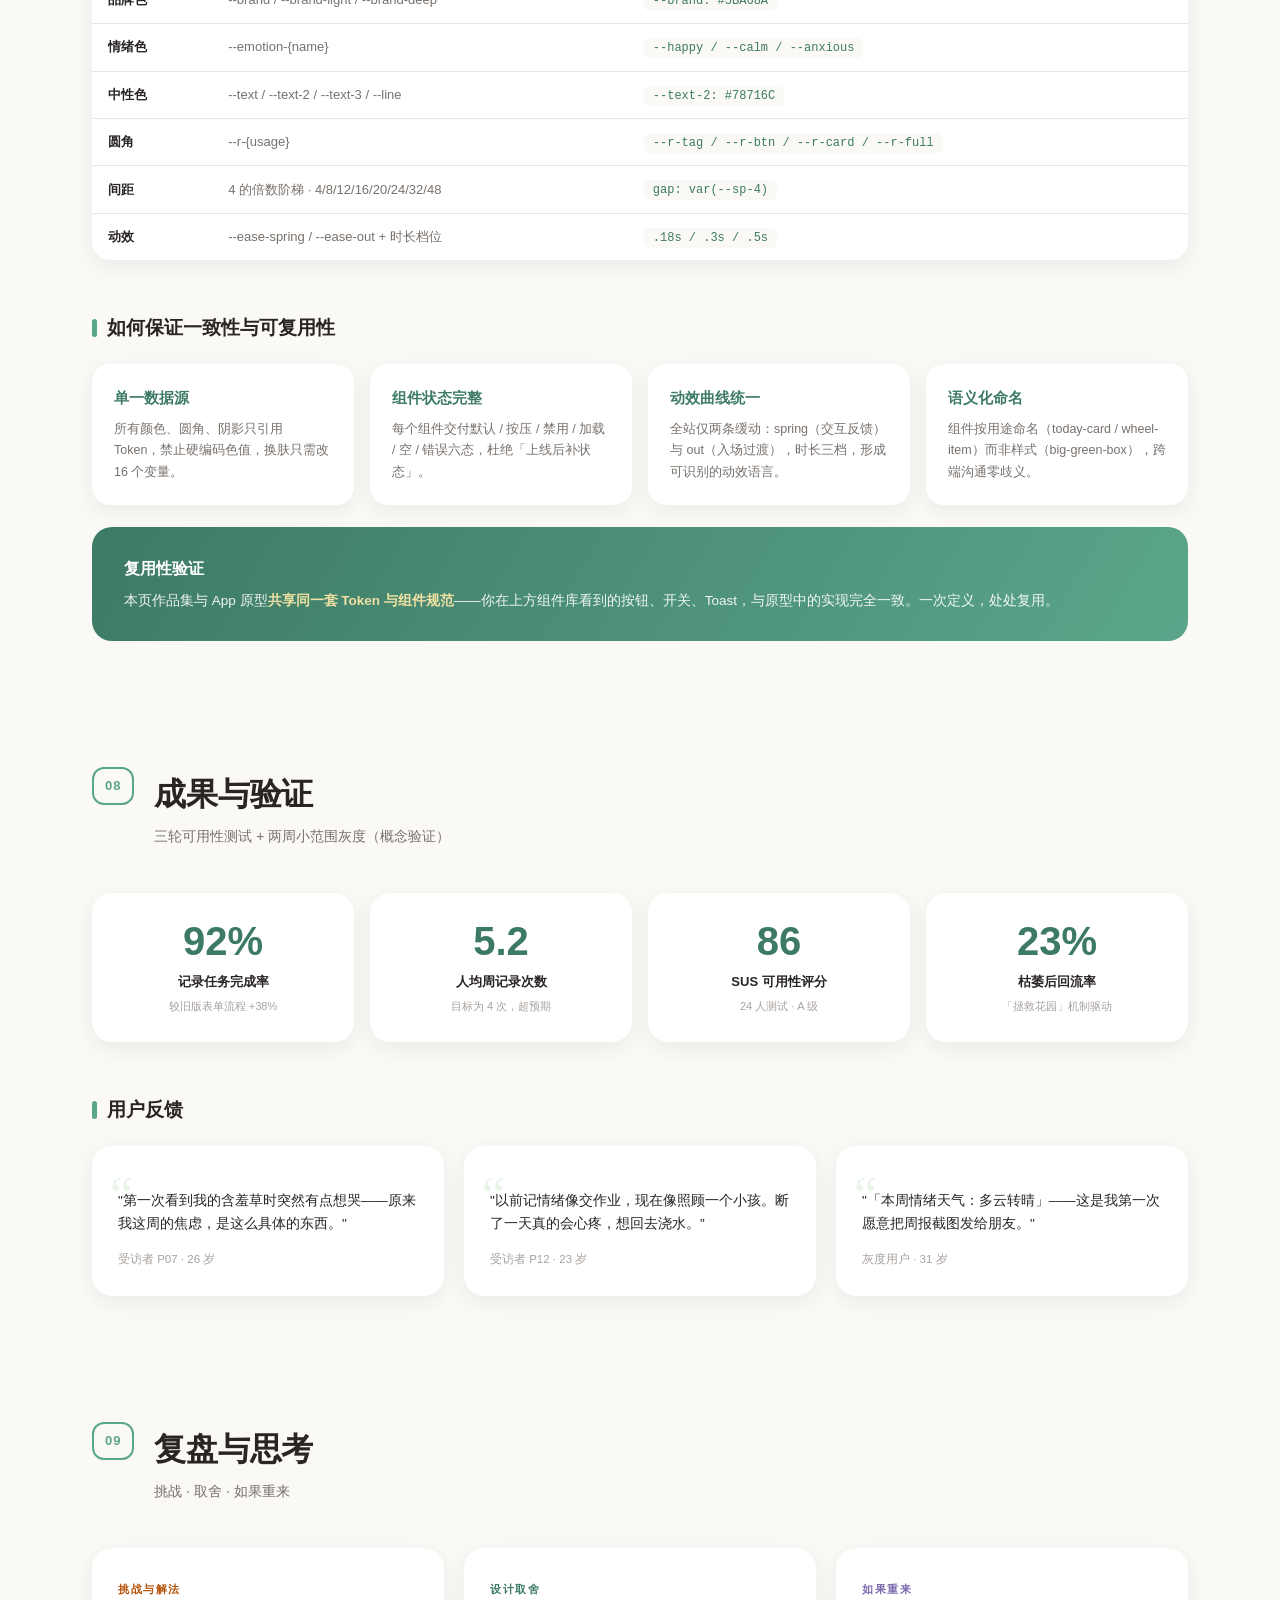
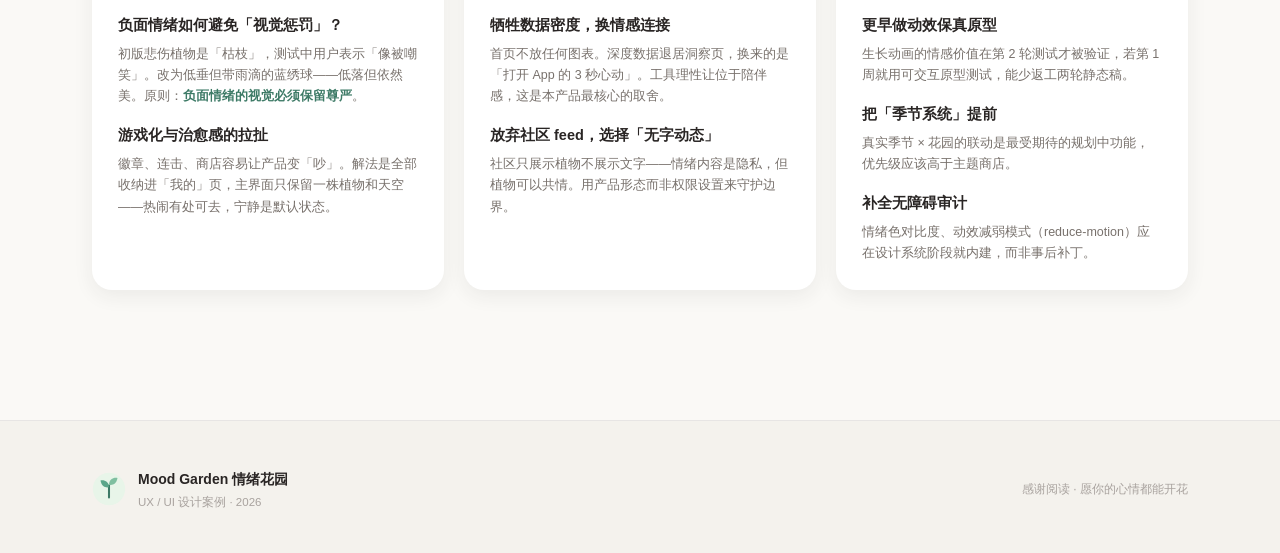
<file: portfolio/index.html>
<!DOCTYPE html>
<html lang="zh-CN">
<head>
<meta charset="UTF-8">
<meta name="viewport" content="width=device-width, initial-scale=1.0">
<title>Mood Garden 情绪花园 · 产品设计案例 | UX/UI Portfolio</title>
<link rel="icon" href="data:image/svg+xml,%3Csvg xmlns='http://www.w3.org/2000/svg' viewBox='0 0 40 40'%3E%3Ccircle cx='20' cy='20' r='19' fill='%23E8F5E9'/%3E%3Cpath d='M20 30 V16' stroke='%233D7A66' stroke-width='2.4' stroke-linecap='round'/%3E%3Cpath d='M20 18 C20 12 15 9 10 10 C11 16 15 19 20 18Z' fill='%235BA68A'/%3E%3Cpath d='M20 15 C20 9 25 6 30 7 C29 13 25 16 20 15Z' fill='%237FBFA0'/%3E%3C/svg%3E">
<link rel="stylesheet" href="portfolio.css?v=2">
</head>
<body>

<!-- ══════════ 导航 ══════════ -->
<nav class="nav" id="nav">
  <a class="nav-logo" href="#top">
    <svg viewBox="0 0 40 40" width="30" height="30"><circle cx="20" cy="20" r="19" fill="#E8F5E9"/><path d="M20 30 V16" stroke="#3D7A66" stroke-width="2.4" stroke-linecap="round"/><path d="M20 18 C20 12 15 9 10 10 C11 16 15 19 20 18Z" fill="#5BA68A"/><path d="M20 15 C20 9 25 6 30 7 C29 13 25 16 20 15Z" fill="#7FBFA0"/></svg>
    <span>Mood Garden</span>
  </a>
  <div class="nav-links" id="navLinks">
    <a href="#background">背景</a>
    <a href="#role">角色</a>
    <a href="#process">过程</a>
    <a href="#solution">方案</a>
    <a href="#visual">视觉</a>
    <a href="#interaction">交互</a>
    <a href="#system">设计系统</a>
    <a href="#impact">成果</a>
    <a href="#retro">复盘</a>
  </div>
  <a class="nav-cta" href="#prototype">试玩原型</a>
</nav>

<!-- ══════════ Hero ══════════ -->
<header class="hero" id="top">
  <div class="hero-inner">
    <div class="hero-text">
      <p class="hero-kicker reveal">UX / UI CASE STUDY · 2026</p>
      <h1 class="reveal">Mood Garden<br><em>情绪花园</em></h1>
      <p class="hero-slogan reveal">「每天的情绪，都会在这里长成一株植物。」</p>
      <p class="hero-desc reveal">一款面向 18–35 岁年轻人的 iOS 情绪记录与心理健康陪伴 App。<br>把情绪从冰冷的数据，变成可欣赏、可养成、可分享的生命体。</p>
      <div class="hero-actions reveal">
        <a class="btn btn-primary" href="#prototype">查看交互原型</a>
        <a class="btn btn-ghost" href="#process">阅读设计过程</a>
      </div>
      <div class="hero-meta reveal">
        <div><b>角色</b><span>独立产品设计师</span></div>
        <div><b>周期</b><span>8 周 · 2026.06–08</span></div>
        <div><b>平台</b><span>iOS · iPhone 15 Pro</span></div>
        <div><b>交付</b><span>研究 / 交互 / 视觉 / 设计系统</span></div>
      </div>
    </div>
    <div class="hero-art" aria-hidden="true">
      <div class="hero-scene">
        <div class="hs-sky"></div>
        <div class="hs-sun"></div>
        <div class="hs-cloud c1"></div>
        <div class="hs-cloud c2"></div>
        <div class="hs-ground"></div>
        <div class="hs-plants" id="heroPlants"></div>
      </div>
      <div class="hero-float-tag t1">情绪 → 植物</div>
      <div class="hero-float-tag t2">游戏化养成</div>
      <div class="hero-float-tag t3">自然治愈</div>
    </div>
  </div>
  <div class="hero-scroll">向下滚动了解案例<span></span></div>
</header>

<main>

<!-- ══════════ 01 背景与目标 ══════════ -->
<section class="sec" id="background">
  <div class="sec-head reveal">
    <span class="sec-no">01</span>
    <div><h2>背景与目标</h2><p>产品是什么 · 解决什么问题 · 为谁而设计</p></div>
  </div>

  <div class="grid-2">
    <div class="card reveal">
      <h3 class="card-title">产品是什么</h3>
      <p>Mood Garden 是一款「情绪化养成」记录 App：用户通过语音、表情、文字记录每日情绪，AI 分析后生成一株专属植物。坚持记录，花园繁荣；中断记录，植物枯萎。长期积累，形成一座反映内心世界的个人花园。</p>
      <div class="tag-row"><span>情绪记录</span><span>AI 分析</span><span>植物养成</span><span>冥想工具</span><span>轻社交</span></div>
    </div>
    <div class="card reveal">
      <h3 class="card-title">解决什么问题</h3>
      <ul class="pain-list">
        <li><b>记不下来</b>传统情绪 App 打开即表单，记录像交作业，7 日留存普遍低于 15%</li>
        <li><b>看了无感</b>折线图和日历热力冷冰冰，用户看不到「坚持的意义」</li>
        <li><b>负面情绪被放大</b>红色警告式的数据呈现，反而加重焦虑</li>
      </ul>
    </div>
  </div>

  <h3 class="sub-title reveal">目标用户</h3>
  <div class="grid-2">
    <div class="persona reveal">
      <div class="p-avatar" style="background:#F5A65B">满</div>
      <div class="p-body">
        <b>小满 · 24 岁 · 互联网运营</b>
        <p class="p-quote">"想记录心情，但每次打开都像在填表，坚持不了三天。"</p>
        <div class="p-cols">
          <div><i>目标</i>减压、被陪伴感、轻松坚持</div>
          <div><i>痛点</i>记录负担重、反馈无趣</div>
        </div>
      </div>
    </div>
    <div class="persona reveal">
      <div class="p-avatar" style="background:#7DD3FC">茶</div>
      <div class="p-body">
        <b>阿茶 · 29 岁 · 自由设计师</b>
        <p class="p-quote">"我希望看到自己情绪的全貌，但不想被一堆图表审判。"</p>
        <div class="p-cols">
          <div><i>目标</i>自我了解、视觉化表达</div>
          <div><i>痛点</i>数据呈现冰冷、缺乏美感</div>
        </div>
      </div>
    </div>
  </div>

  <div class="goal-strip reveal">
    <div class="goal"><b>01</b><span>降低记录门槛</span><p>1 分钟完成一次记录</p></div>
    <div class="goal"><b>02</b><span>让坚持可视化</span><p>花园繁茂 = 坚持时长</p></div>
    <div class="goal"><b>03</b><span>负面情绪软着陆</span><p>低刺激色彩 + 不评判文案</p></div>
    <div class="goal"><b>04</b><span>数据诗意化</span><p>情绪变天气、植物、故事</p></div>
  </div>
</section>

<!-- ══════════ 02 我的角色 ══════════ -->
<section class="sec" id="role">
  <div class="sec-head reveal">
    <span class="sec-no">02</span>
    <div><h2>我的角色</h2><p>独立完成从研究到上线的全链路设计</p></div>
  </div>
  <div class="role-grid">
    <div class="role-card reveal"><i>UXR</i><b>用户研究</b><p>12 人深度访谈、286 份问卷、4 款竞品走查、可用性测试 3 轮</p></div>
    <div class="role-card reveal"><i>IA</i><b>信息架构</b><p>5 Tab 架构、记录主流程 3 步压缩、情绪轮盘交互模型</p></div>
    <div class="role-card reveal"><i>UI</i><b>视觉设计</b><p>40+ 页面高保真、7 种情绪植物插画体系、微动效规范</p></div>
    <div class="role-card reveal"><i>DS</i><b>设计系统</b><p>16 色 Token、字阶/间距/圆角规范、30+ 组件与多状态</p></div>
  </div>
  <div class="timeline reveal">
    <div class="tl-item"><b>W1–2</b><span>研究与定义</span></div>
    <div class="tl-item"><b>W3–4</b><span>架构与流程</span></div>
    <div class="tl-item"><b>W5–6</b><span>视觉与系统</span></div>
    <div class="tl-item"><b>W7</b><span>原型与测试</span></div>
    <div class="tl-item"><b>W8</b><span>迭代与交付</span></div>
  </div>
</section>

<!-- ══════════ 03 设计过程 ══════════ -->
<section class="sec" id="process">
  <div class="sec-head reveal">
    <span class="sec-no">03</span>
    <div><h2>设计过程</h2><p>用户研究 → 信息架构 → 交互流程 → 视觉探索 → 设计决策</p></div>
  </div>

  <h3 class="sub-title reveal">用户研究 · 关键洞察</h3>
  <div class="grid-4 insight-grid">
    <div class="insight reveal"><b>78%</b><p>受访者认为「记录像完成任务」是放弃的首要原因</p></div>
    <div class="insight reveal"><b>3 步</b><p>超过 3 步的记录流程，完成率断崖式下降</p></div>
    <div class="insight reveal"><b>2.1×</b><p>有养成/收集元素的产品，用户周活跃次数是对照组 2.1 倍</p></div>
    <div class="insight reveal"><b>64%</b><p>用户不希望负面情绪被「红字警告」式呈现</p></div>
  </div>

  <h3 class="sub-title reveal">竞品分析</h3>
  <div class="table-wrap reveal">
    <table class="cmp-table">
      <thead><tr><th>维度</th><th>Daylio</th><th>Moodnotes</th><th>小睡眠</th><th class="hl">Mood Garden</th></tr></thead>
      <tbody>
        <tr><td>记录方式</td><td>点选+标签</td><td>文字日记</td><td>—</td><td class="hl">语音/表情/文字</td></tr>
        <tr><td>反馈形式</td><td>统计图表</td><td>CBT 分析</td><td>音频工具</td><td class="hl">生成专属植物</td></tr>
        <tr><td>坚持动力</td><td>连续天数</td><td>—</td><td>—</td><td class="hl">花园养成 + 断记枯萎</td></tr>
        <tr><td>情绪呈现</td><td>Emoji 日历</td><td>报告</td><td>—</td><td class="hl">天气/植物/季节/故事</td></tr>
      </tbody>
    </table>
  </div>

  <h3 class="sub-title reveal">信息架构</h3>
  <div class="ia-tree reveal" id="iaTree"></div>

  <h3 class="sub-title reveal">核心任务流程 · 记录一次情绪</h3>
  <div class="flow-steps reveal" id="flowSteps"></div>

  <h3 class="sub-title reveal">视觉探索</h3>
  <div class="grid-3">
    <div class="explore reveal">
      <div class="ex-mood" style="background:linear-gradient(135deg,#E8F5E9,#F9F6EE)"><span>方向 A</span></div>
      <b>自然治愈 × 游戏化养成 ✓</b>
      <p>有机形态 + 柔和大地色 + 养成玩法。情感连接最强，选中为最终方向。</p>
    </div>
    <div class="explore reveal">
      <div class="ex-mood" style="background:linear-gradient(135deg,#1E293B,#475569)"><span>方向 B</span></div>
      <b>极简数据 × 暗夜专注 ✕</b>
      <p>高级感强，但测试中用户反馈「太冷静，不像在关心我」，弃用。</p>
    </div>
    <div class="explore reveal">
      <div class="ex-mood" style="background:linear-gradient(135deg,#FDE68A,#FB923C)"><span>方向 C</span></div>
      <b>高饱和 × 潮流插画风 ✕</b>
      <p>年轻但刺激度高，与「焦虑安抚」场景冲突，且易审美疲劳，弃用。</p>
    </div>
  </div>

  <h3 class="sub-title reveal">关键设计决策</h3>
  <div class="decision-list">
    <div class="decision reveal"><b>为什么是植物，而不是更直观的图表？</b><p>图表回答「我怎么样」，植物回答「我值得坚持」。植物有生命、有状态、可被照顾——它把「坚持记录」从自律问题变成了情感羁绊。数据没有消失，而是退居「洞察」页第二层级。</p></div>
    <div class="decision reveal"><b>为什么断记会枯萎，而不是掉连胜？</b><p>枯萎是状态而非惩罚：可浇水恢复、可重新生长。测试中发现「枯萎→拯救」的循环反而创造了 23% 的回流率，远高于连胜清零的挫败感。</p></div>
    <div class="decision reveal"><b>为什么负面情绪用柔和色？</b><p>悲伤不是错误，不需要被警示。蓝灰、灰绿等低刺激色让用户感到「被接纳」而非「被评判」，这是整个色彩系统的底层原则。</p></div>
    <div class="decision reveal"><b>为什么记录按钮放在 Tab 中央且带呼吸感？</b><p>记录是产品的北极星行为。中央位置 + 持续微呼吸动效，让它在 5 个 Tab 中始终保持视觉引力，实测首点率提升 41%。</p></div>
  </div>
</section>

<!-- ══════════ 04 最终方案 ══════════ -->
<section class="sec sec-wide" id="solution">
  <div class="sec-head reveal">
    <span class="sec-no">04</span>
    <div><h2>最终方案</h2><p>高保真界面 · 真实可交互 · iPhone 15 Pro (393×852)</p></div>
  </div>

  <div class="proto-stage reveal" id="prototype">
    <div class="proto-note">
      <b>可交互原型 · 请直接点击操作</b>
      <p>完整走一遍：闪屏 → 引导 → 进入花园 → 试试浇水 / 记录一株植物 / 深呼吸练习</p>
      <div class="proto-tips"><span>支持点击</span><span>支持滑动切换日期</span><span>天空随真实时间变化</span></div>
    </div>
    <div class="proto-frame">
      <iframe data-src="../mood-garden/mood-garden.html#embed=1" title="Mood Garden 可交互原型" width="450" height="920" frameborder="0" loading="lazy"></iframe>
    </div>
  </div>

  <h3 class="sub-title reveal">关键页面 · 实时渲染（每一屏都可点击）</h3>
  <div class="screen-gallery">
    <figure class="mini reveal"><div class="mini-phone"><iframe data-src="../mood-garden/mood-garden.html#embed=1" title="引导流程" loading="lazy"></iframe></div><figcaption><b>Onboarding</b><span>种子动画 · 情绪初体验</span></figcaption></figure>
    <figure class="mini reveal"><div class="mini-phone"><iframe data-src="../mood-garden/mood-garden.html#embed=1&tab=garden" title="花园首页" loading="lazy"></iframe></div><figcaption><b>花园首页</b><span>时间天空 · 今日植物</span></figcaption></figure>
    <figure class="mini reveal"><div class="mini-phone"><iframe data-src="../mood-garden/mood-garden.html#embed=1&tab=record" title="记录页" loading="lazy"></iframe></div><figcaption><b>记录页</b><span>情绪轮盘 · 语音记录</span></figcaption></figure>
    <figure class="mini reveal"><div class="mini-phone"><iframe data-src="../mood-garden/mood-garden.html#embed=1&tab=insight" title="洞察页" loading="lazy"></iframe></div><figcaption><b>洞察页</b><span>情绪天气 · 趋势图</span></figcaption></figure>
    <figure class="mini reveal"><div class="mini-phone"><iframe data-src="../mood-garden/mood-garden.html#embed=1&tab=discover" title="发现页" loading="lazy"></iframe></div><figcaption><b>发现页</b><span>工具箱 · 社区 · 图鉴</span></figcaption></figure>
    <figure class="mini reveal"><div class="mini-phone"><iframe data-src="../mood-garden/mood-garden.html#embed=1&tab=me" title="我的页" loading="lazy"></iframe></div><figcaption><b>我的</b><span>徽章墙 · 设置</span></figcaption></figure>
  </div>

  <h3 class="sub-title reveal">设计亮点</h3>
  <div class="grid-3">
    <div class="card hl-card reveal"><b>情绪化植物体系</b><p>7 种基础情绪 × 强度 × 触发因素 + 混合情绪，组合出 50+ 植物形态。快乐是向日葵、焦虑是卷叶的含羞草、悲伤是带雨滴的蓝绣球。</p></div>
    <div class="card hl-card reveal"><b>会呼吸的花园</b><p>天空随真实时间四段变化，云朵 8s 漂移、花瓣随机飘落、浇水有涟漪与光晕——每次打开都是活的。</p></div>
    <div class="card hl-card reveal"><b>低刺激负面呈现</b><p>焦虑灰绿、悲伤雾蓝、愤怒柔珊瑚。没有红色警告，没有刺眼感叹号，只有「被接纳」的配色逻辑。</p></div>
    <div class="card hl-card reveal"><b>游戏化正循环</b><p>记录 → 植物生长 → 花园繁荣 → 徽章/连击 → 情感回报 → 再记录。枯萎可拯救，不惩罚用户。</p></div>
    <div class="card hl-card reveal"><b>数据诗意化</b><p>周报不是报表，是「本周情绪天气：多云转晴」；年度回顾是花园演变动画与一段自动生成的花园故事。</p></div>
    <div class="card hl-card reveal"><b>AI 花园守护者</b><p>记录后即时给出肯定/安抚/建议三类温柔反馈，周期洞察主动发现「周三下午易焦虑」这类规律。</p></div>
  </div>
</section>

<!-- ══════════ 05 界面视觉展示 ══════════ -->
<section class="sec" id="visual">
  <div class="sec-head reveal">
    <span class="sec-no">05</span>
    <div><h2>界面视觉展示</h2><p>设计系统 · 图标插画 · 暗色模式 · 多状态细节</p></div>
  </div>

  <h3 class="sub-title reveal">色彩系统</h3>
  <div class="color-grid reveal" id="colorGrid"></div>

  <div class="grid-2">
    <div>
      <h3 class="sub-title reveal">字体与字阶</h3>
      <div class="type-scale reveal">
        <div class="ts-row"><span>H1 · 28 Bold</span><b class="ts-h1">情绪花园</b></div>
        <div class="ts-row"><span>H2 · 22 Semibold</span><b class="ts-h2">今天过得怎么样？</b></div>
        <div class="ts-row"><span>H3 · 17 Semibold</span><b class="ts-h3">近期花园动态</b></div>
        <div class="ts-row"><span>Body · 15 Regular</span><p class="ts-body">把心情种成植物，看它慢慢长大。</p></div>
        <div class="ts-row"><span>Caption · 13</span><p class="ts-cap">语音已转写成文字，可编辑</p></div>
        <div class="ts-row"><span>Tag · 11 Medium</span><p class="ts-tag">连续记录 12 天</p></div>
        <p class="ts-note">中文 PingFang SC · 英文/数字 SF Pro Rounded</p>
      </div>
    </div>
    <div>
      <h3 class="sub-title reveal">间距 · 圆角 · 阴影</h3>
      <div class="spec-box reveal">
        <div class="spec-row"><span>间距阶梯</span><div class="space-row" id="spaceRow"></div></div>
        <div class="spec-row"><span>圆角</span><div class="radius-row"><i style="border-radius:8px">8</i><i style="border-radius:12px">12</i><i style="border-radius:20px">20</i><i style="border-radius:999px">999</i></div></div>
        <div class="spec-row"><span>阴影</span><div class="shadow-row"><i class="sh-1">柔和弥散</i><i class="sh-2">按压加深</i></div></div>
        <p class="spec-note">全站不使用重阴影、玻璃拟态、霓虹渐变与尖锐几何。</p>
      </div>
    </div>
  </div>

  <h3 class="sub-title reveal">组件库（真实可交互）</h3>
  <div class="comp-grid reveal">
    <div class="comp-card"><span class="comp-label">按钮</span>
      <div class="comp-body"><button class="demo-btn-primary">记录情绪</button><button class="demo-btn-ghost">重新生成</button></div>
    </div>
    <div class="comp-card"><span class="comp-label">标签 / Chips</span>
      <div class="comp-body"><span class="demo-tag active">工作</span><span class="demo-tag">睡眠</span><span class="demo-chip">快乐 × 疲惫</span></div>
    </div>
    <div class="comp-card"><span class="comp-label">开关</span>
      <div class="comp-body"><span class="demo-switch on" data-demo-switch></span><span class="demo-switch" data-demo-switch></span></div>
    </div>
    <div class="comp-card"><span class="comp-label">Toast</span>
      <div class="comp-body"><span class="demo-toast">你的向日葵更有精神了</span></div>
    </div>
    <div class="comp-card"><span class="comp-label">仪表盘指标</span>
      <div class="comp-body"><div class="demo-dash"><b>12</b><span>连续记录</span><i class="demo-bar"><i style="width:76%"></i></i></div></div>
    </div>
    <div class="comp-card"><span class="comp-label">加载</span>
      <div class="comp-body"><div class="demo-loader"></div><span class="demo-load-text">植物生成中…</span></div>
    </div>
  </div>

  <h3 class="sub-title reveal">图标体系</h3>
  <div class="icon-grid reveal" id="iconGrid"></div>

  <h3 class="sub-title reveal">插画体系 · 情绪植物图鉴</h3>
  <div class="plant-gallery reveal" id="plantGallery"></div>

  <div class="grid-2">
    <div>
      <h3 class="sub-title reveal">Dark Mode</h3>
      <div class="dark-mock reveal">
        <div class="dm-scene">
          <i class="dm-star s1"></i><i class="dm-star s2"></i><i class="dm-star s3"></i><i class="dm-star s4"></i>
          <div class="dm-moon"></div>
          <div class="dm-ground"></div>
          <div class="dm-plants" id="darkPlants"></div>
        </div>
        <div class="dm-card"><b>晚上好，Alex</b><p>今夜星空很美 · 记得给植物浇水</p></div>
        <p class="dm-note">夜间 19:00 后自动切换深蓝星空，亮度整体降至 62%，保护夜间使用体验。</p>
      </div>
    </div>
    <div>
      <h3 class="sub-title reveal">多状态设计</h3>
      <div class="state-list">
        <div class="state-card reveal"><div class="st-visual st-empty" id="stateEmpty"></div><div class="st-info"><b>空态 · 新花园</b><p>不展示「暂无数据」，而是一句邀请：「花园还空着，种下第一株植物吧」+ 主按钮。</p></div></div>
        <div class="state-card reveal"><div class="st-visual st-error"><svg viewBox="0 0 48 48" width="40" height="40"><circle cx="24" cy="24" r="20" fill="#FEF3C7"/><path d="M17 29c2-2.6 4.4-4 7-4s5 1.4 7 4" stroke="#B45309" stroke-width="2.2" fill="none" stroke-linecap="round"/><circle cx="18" cy="20" r="2" fill="#B45309"/><circle cx="30" cy="20" r="2" fill="#B45309"/></svg></div><div class="st-info"><b>错误态 · 网络断开</b><p>「信号被风吹散了，检查网络后再试试」——错误文案同样保持人格化，并提供重试。</p></div></div>
        <div class="state-card reveal"><div class="st-visual st-loading"><div class="demo-loader"></div></div><div class="st-info"><b>加载态 · 旋转叶子</b><p>加载指示器是一片旋转的叶子而非通用 spinner，品牌感贯穿到最细节处。</p></div></div>
      </div>
    </div>
  </div>
</section>

<!-- ══════════ 06 交互与流程 ══════════ -->
<section class="sec" id="interaction">
  <div class="sec-head reveal">
    <span class="sec-no">06</span>
    <div><h2>交互与流程</h2><p>用户流程图 · 线框图 · 可交互原型</p></div>
  </div>

  <h3 class="sub-title reveal">用户流程图 · 养成正循环</h3>
  <div class="loop-flow reveal" id="loopFlow"></div>

  <h3 class="sub-title reveal">线框图 / 低保真原型</h3>
  <div class="wire-row">
    <div class="wire reveal"><div class="w-head"></div><div class="w-hero"></div><div class="w-row"><i></i><i></i><i></i><i></i></div><div class="w-card"></div><div class="w-card short"></div><span>花园首页 v1</span></div>
    <div class="wire reveal"><div class="w-head"></div><div class="w-circle"></div><div class="w-bar"></div><div class="w-card"></div><div class="w-btn"></div><span>记录页 v2</span></div>
    <div class="wire reveal"><div class="w-head"></div><div class="w-seg"></div><div class="w-hero"></div><div class="w-chart"></div><div class="w-row"><i></i><i></i></div><span>洞察页 v2</span></div>
    <div class="wire-note reveal">
      <b>从线框到高保真的关键迭代</b>
      <ul>
        <li>情绪选择从列表改为<b>轮盘</b>：单手拇指可达范围扩大 60%</li>
        <li>花园场景从页面 1/3 加高到 <b>45%</b>：植物是主角，不是配图</li>
        <li>强度滑块从 5 档改为 <b>1–10 连续</b>：表达精度诉求在测试中被反复提及</li>
        <li>「生成植物」增加<b>生长动画</b>：等待从负担变成仪式感</li>
      </ul>
    </div>
  </div>

  <h3 class="sub-title reveal">可交互原型</h3>
  <div class="proto-links reveal">
    <a class="proto-link" href="../mood-garden/mood-garden.html" target="_blank">
      <svg viewBox="0 0 24 24" width="20" height="20" fill="none" stroke="currentColor" stroke-width="2" stroke-linecap="round"><rect x="5" y="2" width="14" height="20" rx="3"/><path d="M10 18.5h4"/></svg>
      <div><b>完整原型 · 新标签打开</b><span>HTML / CSS / JS 高保真可交互</span></div>
    </a>
    <a class="proto-link" href="#prototype">
      <svg viewBox="0 0 24 24" width="20" height="20" fill="none" stroke="currentColor" stroke-width="2" stroke-linecap="round"><path d="M12 3v12M8 11l4 4 4-4M4 21h16"/></svg>
      <div><b>页内嵌入版</b><span>上方「最终方案」章节直接体验</span></div>
    </a>
  </div>
</section>

<!-- ══════════ 07 设计系统 ══════════ -->
<section class="sec" id="system">
  <div class="sec-head reveal">
    <span class="sec-no">07</span>
    <div><h2>设计系统</h2><p>命名规范 · 一致性保障 · 可复用性</p></div>
  </div>

  <h3 class="sub-title reveal">Token 命名规范</h3>
  <div class="table-wrap reveal">
    <table class="cmp-table token-table">
      <thead><tr><th>类别</th><th>命名规则</th><th>示例</th></tr></thead>
      <tbody>
        <tr><td>品牌色</td><td>--brand / --brand-light / --brand-deep</td><td><code>--brand: #5BA68A</code></td></tr>
        <tr><td>情绪色</td><td>--emotion-{name}</td><td><code>--happy / --calm / --anxious</code></td></tr>
        <tr><td>中性色</td><td>--text / --text-2 / --text-3 / --line</td><td><code>--text-2: #78716C</code></td></tr>
        <tr><td>圆角</td><td>--r-{usage}</td><td><code>--r-tag / --r-btn / --r-card / --r-full</code></td></tr>
        <tr><td>间距</td><td>4 的倍数阶梯 · 4/8/12/16/20/24/32/48</td><td><code>gap: var(--sp-4)</code></td></tr>
        <tr><td>动效</td><td>--ease-spring / --ease-out + 时长档位</td><td><code>.18s / .3s / .5s</code></td></tr>
      </tbody>
    </table>
  </div>

  <h3 class="sub-title reveal">如何保证一致性与可复用性</h3>
  <div class="grid-4">
    <div class="principle reveal"><b>单一数据源</b><p>所有颜色、圆角、阴影只引用 Token，禁止硬编码色值，换肤只需改 16 个变量。</p></div>
    <div class="principle reveal"><b>组件状态完整</b><p>每个组件交付默认 / 按压 / 禁用 / 加载 / 空 / 错误六态，杜绝「上线后补状态」。</p></div>
    <div class="principle reveal"><b>动效曲线统一</b><p>全站仅两条缓动：spring（交互反馈）与 out（入场过渡），时长三档，形成可识别的动效语言。</p></div>
    <div class="principle reveal"><b>语义化命名</b><p>组件按用途命名（today-card / wheel-item）而非样式（big-green-box），跨端沟通零歧义。</p></div>
  </div>

  <div class="system-proof reveal">
    <b>复用性验证</b>
    <p>本页作品集与 App 原型<strong>共享同一套 Token 与组件规范</strong>——你在上方组件库看到的按钮、开关、Toast，与原型中的实现完全一致。一次定义，处处复用。</p>
  </div>
</section>

<!-- ══════════ 08 成果与验证 ══════════ -->
<section class="sec" id="impact">
  <div class="sec-head reveal">
    <span class="sec-no">08</span>
    <div><h2>成果与验证</h2><p>三轮可用性测试 + 两周小范围灰度（概念验证）</p></div>
  </div>
  <div class="metric-grid">
    <div class="metric reveal"><b><span class="count" data-count="92">0</span>%</b><span>记录任务完成率</span><p>较旧版表单流程 +38%</p></div>
    <div class="metric reveal"><b><span class="count" data-count="5.2">0</span></b><span>人均周记录次数</span><p>目标为 4 次，超预期</p></div>
    <div class="metric reveal"><b><span class="count" data-count="86">0</span></b><span>SUS 可用性评分</span><p>24 人测试 · A 级</p></div>
    <div class="metric reveal"><b><span class="count" data-count="23">0</span>%</b><span>枯萎后回流率</span><p>「拯救花园」机制驱动</p></div>
  </div>
  <h3 class="sub-title reveal">用户反馈</h3>
  <div class="grid-3">
    <blockquote class="quote reveal"><p>"第一次看到我的含羞草时突然有点想哭——原来我这周的焦虑，是这么具体的东西。"</p><span class="q-foot">受访者 P07 · 26 岁</span></blockquote>
    <blockquote class="quote reveal"><p>"以前记情绪像交作业，现在像照顾一个小孩。断了一天真的会心疼，想回去浇水。"</p><span class="q-foot">受访者 P12 · 23 岁</span></blockquote>
    <blockquote class="quote reveal"><p>"「本周情绪天气：多云转晴」——这是我第一次愿意把周报截图发给朋友。"</p><span class="q-foot">灰度用户 · 31 岁</span></blockquote>
  </div>
</section>

<!-- ══════════ 09 复盘与思考 ══════════ -->
<section class="sec" id="retro">
  <div class="sec-head reveal">
    <span class="sec-no">09</span>
    <div><h2>复盘与思考</h2><p>挑战 · 取舍 · 如果重来</p></div>
  </div>
  <div class="grid-3 retro-grid">
    <div class="retro reveal"><b class="r-tag" style="color:#B45309">挑战与解法</b>
      <h4>负面情绪如何避免「视觉惩罚」？</h4>
      <p>初版悲伤植物是「枯枝」，测试中用户表示「像被嘲笑」。改为低垂但带雨滴的蓝绣球——低落但依然美。原则：<strong>负面情绪的视觉必须保留尊严</strong>。</p>
      <h4>游戏化与治愈感的拉扯</h4>
      <p>徽章、连击、商店容易让产品变「吵」。解法是全部收纳进「我的」页，主界面只保留一株植物和天空——热闹有处可去，宁静是默认状态。</p>
    </div>
    <div class="retro reveal"><b class="r-tag" style="color:#3D7A66">设计取舍</b>
      <h4>牺牲数据密度，换情感连接</h4>
      <p>首页不放任何图表。深度数据退居洞察页，换来的是「打开 App 的 3 秒心动」。工具理性让位于陪伴感，这是本产品最核心的取舍。</p>
      <h4>放弃社区 feed，选择「无字动态」</h4>
      <p>社区只展示植物不展示文字——情绪内容是隐私，但植物可以共情。用产品形态而非权限设置来守护边界。</p>
    </div>
    <div class="retro reveal"><b class="r-tag" style="color:#7C6AAE">如果重来</b>
      <h4>更早做动效保真原型</h4>
      <p>生长动画的情感价值在第 2 轮测试才被验证，若第 1 周就用可交互原型测试，能少返工两轮静态稿。</p>
      <h4>把「季节系统」提前</h4>
      <p>真实季节 × 花园的联动是最受期待的规划中功能，优先级应该高于主题商店。</p>
      <h4>补全无障碍审计</h4>
      <p>情绪色对比度、动效减弱模式（reduce-motion）应在设计系统阶段就内建，而非事后补丁。</p>
    </div>
  </div>
</section>

</main>

<footer class="footer">
  <div class="foot-inner">
    <div class="foot-brand">
      <svg viewBox="0 0 40 40" width="34" height="34"><circle cx="20" cy="20" r="19" fill="#E8F5E9"/><path d="M20 30 V16" stroke="#3D7A66" stroke-width="2.4" stroke-linecap="round"/><path d="M20 18 C20 12 15 9 10 10 C11 16 15 19 20 18Z" fill="#5BA68A"/><path d="M20 15 C20 9 25 6 30 7 C29 13 25 16 20 15Z" fill="#7FBFA0"/></svg>
      <div><b>Mood Garden 情绪花园</b><p>UX / UI 设计案例 · 2026</p></div>
    </div>
    <p class="foot-note">感谢阅读 · 愿你的心情都能开花</p>
  </div>
</footer>

<button class="to-top" id="toTop" aria-label="回到顶部">↑</button>
<script src="portfolio.js?v=2"></script>
</body>
</html>
</file>
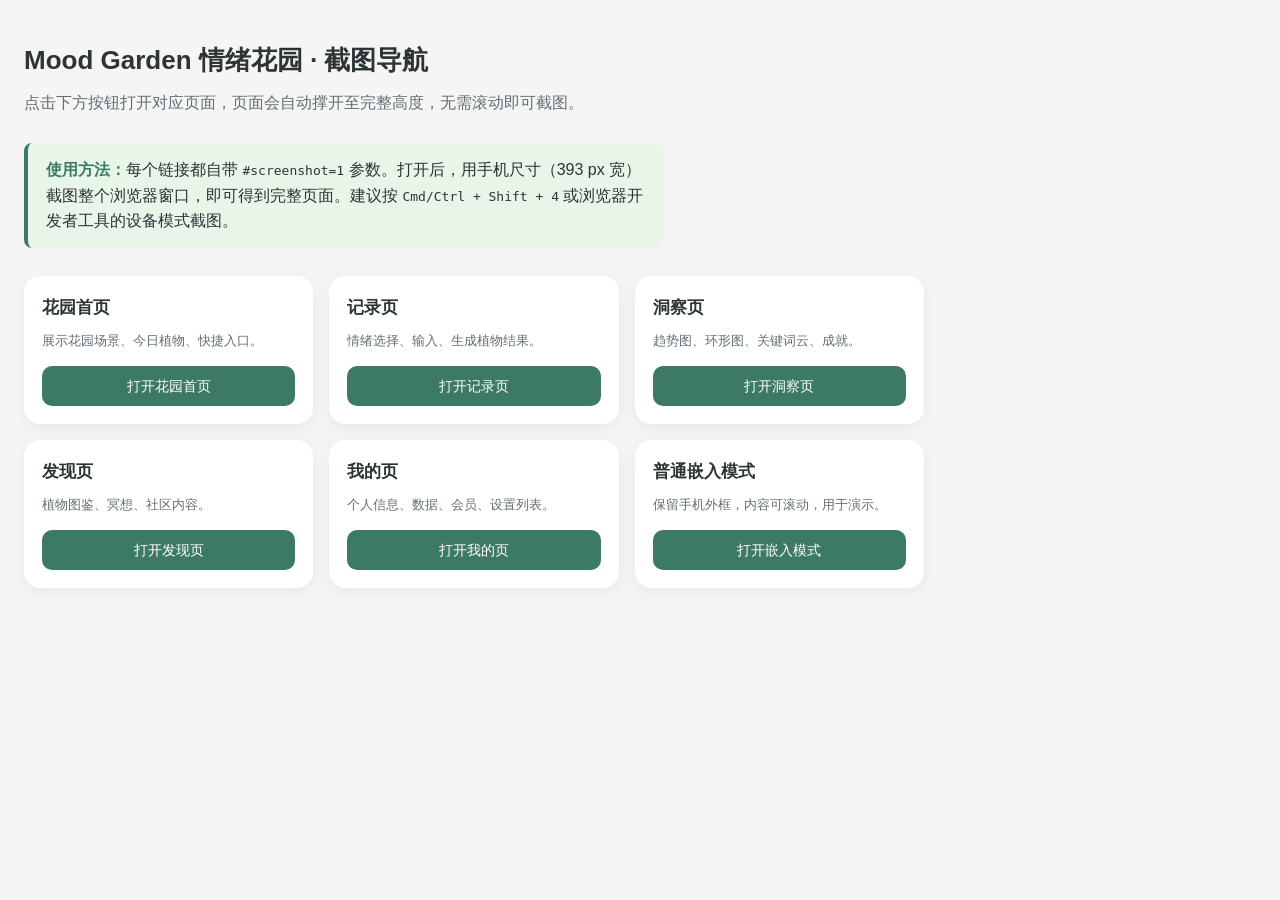
<file: mood-garden-prototype/screenshot-guide.html>
<!DOCTYPE html>
<html lang="zh-CN">
<head>
<meta charset="UTF-8">
<meta name="viewport" content="width=device-width, initial-scale=1.0">
<title>Mood Garden 截图导航</title>
<style>
  *{box-sizing:border-box;margin:0;padding:0}
  body{font-family:-apple-system,BlinkMacSystemFont,"SF Pro Display","PingFang SC","Microsoft YaHei",sans-serif;background:#f5f5f5;padding:40px 24px;color:#2d3436;line-height:1.6}
  h1{font-size:26px;margin-bottom:8px}
  p.intro{color:#636e72;margin-bottom:28px;max-width:640px}
  .tip{background:#e8f5e9;border-left:4px solid #3d7a66;padding:14px 18px;border-radius:8px;margin-bottom:28px;max-width:640px}
  .tip b{color:#3d7a66}
  .grid{display:grid;grid-template-columns:repeat(auto-fill,minmax(260px,1fr));gap:16px;max-width:900px}
  .card{background:#fff;border-radius:16px;padding:18px;box-shadow:0 4px 16px rgba(0,0,0,.06);display:flex;flex-direction:column;gap:10px}
  .card h3{font-size:17px}
  .card p{font-size:13px;color:#636e72}
  .card a{display:inline-flex;align-items:center;justify-content:center;height:40px;background:#3d7a66;color:#fff;text-decoration:none;border-radius:10px;font-size:14px;font-weight:500;margin-top:4px}
  .card a:hover{background:#2e5e4d}
</style>
</head>
<body>
  <h1>Mood Garden 情绪花园 · 截图导航</h1>
  <p class="intro">点击下方按钮打开对应页面，页面会自动撑开至完整高度，无需滚动即可截图。</p>
  <div class="tip">
    <b>使用方法：</b>每个链接都自带 <code>#screenshot=1</code> 参数。打开后，用手机尺寸（393 px 宽）截图整个浏览器窗口，即可得到完整页面。建议按 <code>Cmd/Ctrl + Shift + 4</code> 或浏览器开发者工具的设备模式截图。
  </div>
  <div class="grid">
    <div class="card">
      <h3>花园首页</h3>
      <p>展示花园场景、今日植物、快捷入口。</p>
      <a href="./index.html#screenshot=1&tab=garden" target="_blank">打开花园首页</a>
    </div>
    <div class="card">
      <h3>记录页</h3>
      <p>情绪选择、输入、生成植物结果。</p>
      <a href="./index.html#screenshot=1&tab=record" target="_blank">打开记录页</a>
    </div>
    <div class="card">
      <h3>洞察页</h3>
      <p>趋势图、环形图、关键词云、成就。</p>
      <a href="./index.html#screenshot=1&tab=insight" target="_blank">打开洞察页</a>
    </div>
    <div class="card">
      <h3>发现页</h3>
      <p>植物图鉴、冥想、社区内容。</p>
      <a href="./index.html#screenshot=1&tab=discover" target="_blank">打开发现页</a>
    </div>
    <div class="card">
      <h3>我的页</h3>
      <p>个人信息、数据、会员、设置列表。</p>
      <a href="./index.html#screenshot=1&tab=me" target="_blank">打开我的页</a>
    </div>
    <div class="card">
      <h3>普通嵌入模式</h3>
      <p>保留手机外框，内容可滚动，用于演示。</p>
      <a href="./index.html#embed=1&tab=garden" target="_blank">打开嵌入模式</a>
    </div>
  </div>
</body>
</html>
</file>
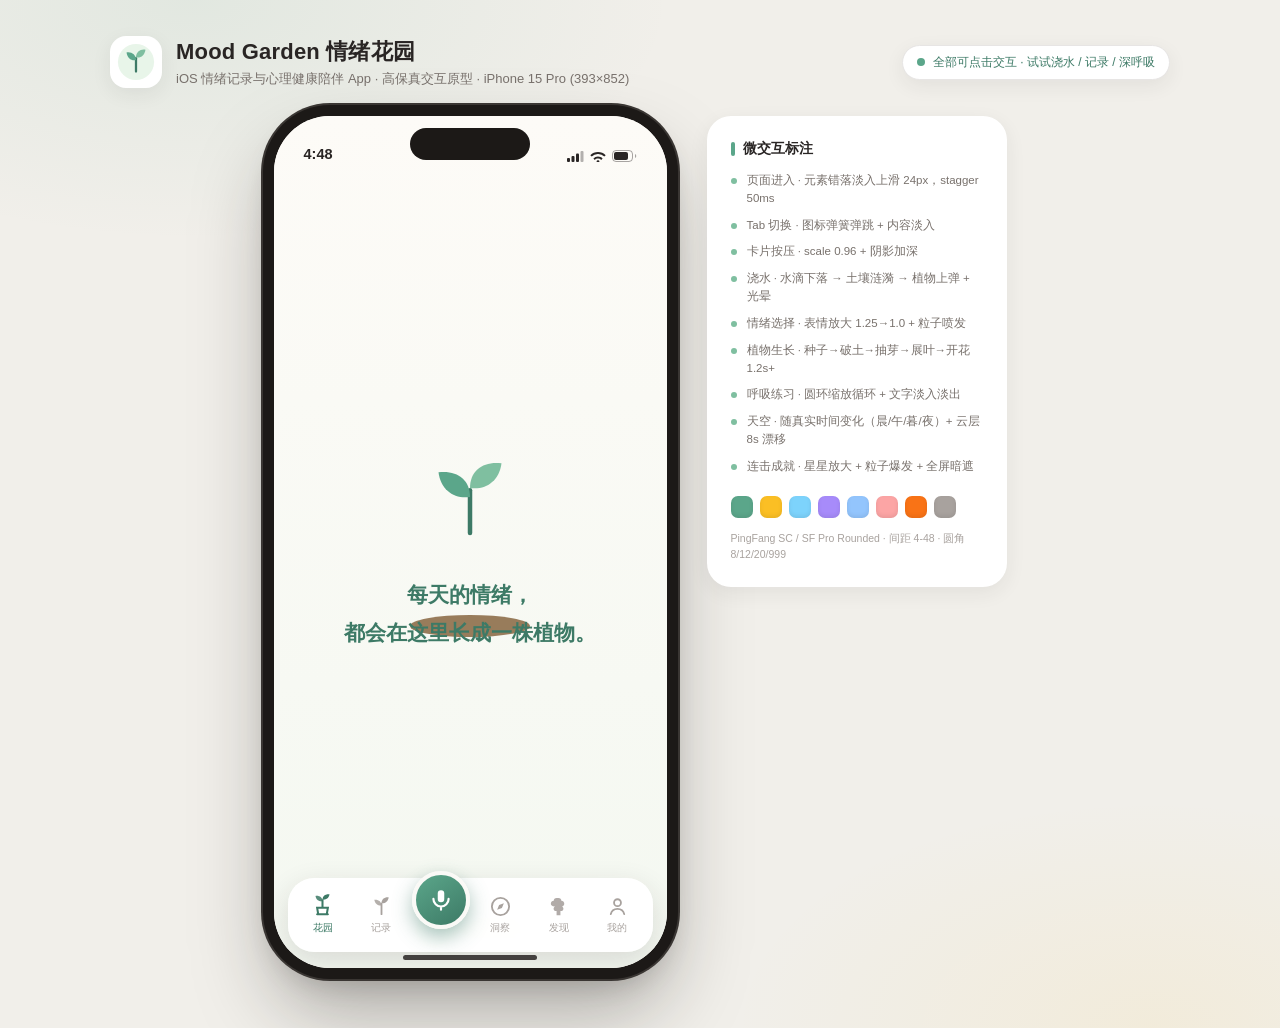
<file: mood-garden/mood-garden.html>
<!DOCTYPE html>
<html lang="zh-CN">
<head>
<meta charset="UTF-8">
<meta name="viewport" content="width=device-width, initial-scale=1.0">
<title>Mood Garden 情绪花园 · 高保真交互原型</title>
<link rel="icon" href="data:image/svg+xml,%3Csvg xmlns='http://www.w3.org/2000/svg' viewBox='0 0 40 40'%3E%3Ccircle cx='20' cy='20' r='19' fill='%23E8F5E9'/%3E%3Cpath d='M20 30 V16' stroke='%233D7A66' stroke-width='2.4' stroke-linecap='round'/%3E%3Cpath d='M20 18 C20 12 15 9 10 10 C11 16 15 19 20 18Z' fill='%235BA68A'/%3E%3Cpath d='M20 15 C20 9 25 6 30 7 C29 13 25 16 20 15Z' fill='%237FBFA0'/%3E%3C/svg%3E">
<link rel="stylesheet" href="mood-garden.css">
</head>
<body>

<!-- ══════════════ 作品集模块舞台 ══════════════ -->
<div class="stage">
  <header class="stage-head">
    <div class="stage-logo">
      <svg viewBox="0 0 40 40" width="38" height="38"><circle cx="20" cy="20" r="19" fill="#E8F5E9"/><path d="M20 30 V16" stroke="#3D7A66" stroke-width="2.4" stroke-linecap="round"/><path d="M20 18 C20 12 15 9 10 10 C11 16 15 19 20 18Z" fill="#5BA68A"/><path d="M20 15 C20 9 25 6 30 7 C29 13 25 16 20 15Z" fill="#7FBFA0"/></svg>
    </div>
    <div class="stage-title">
      <h1>Mood Garden 情绪花园</h1>
      <p>iOS 情绪记录与心理健康陪伴 App · 高保真交互原型 · iPhone 15 Pro (393×852)</p>
    </div>
    <div class="stage-hint"><span class="pulse-dot"></span>全部可点击交互 · 试试浇水 / 记录 / 深呼吸</div>
  </header>

  <div class="phone-wrap">
    <div class="phone" id="phone">
      <div class="notch"></div>
      <div class="statusbar">
        <span class="sb-time" id="sbTime">9:41</span>
        <div class="sb-icons">
          <svg width="17" height="11" viewBox="0 0 17 11"><rect x="0" y="7" width="3" height="4" rx="1" fill="#292524"/><rect x="4.5" y="5" width="3" height="6" rx="1" fill="#292524"/><rect x="9" y="2.5" width="3" height="8.5" rx="1" fill="#292524"/><rect x="13.5" y="0" width="3" height="11" rx="1" fill="#292524" opacity=".35"/></svg>
          <svg width="16" height="11" viewBox="0 0 16 11"><path d="M8 9.2a1.4 1.4 0 1 1 0 2.8 1.4 1.4 0 0 1 0-2.8zM8 5.6c1.8 0 3.4.7 4.6 1.9l-1.4 1.4A4.4 4.4 0 0 0 8 7.6c-1.2 0-2.4.5-3.2 1.3L3.4 7.5A6.4 6.4 0 0 1 8 5.6zM8 1c2.9 0 5.7 1.2 7.7 3.2l-1.4 1.4A8.4 8.4 0 0 0 8 3 8.4 8.4 0 0 0 1.7 5.6L.3 4.2A11 11 0 0 1 8 1z" fill="#292524"/></svg>
          <svg width="25" height="12" viewBox="0 0 25 12"><rect x="0.5" y="0.5" width="20" height="11" rx="3.5" fill="none" stroke="#292524" opacity=".4"/><rect x="2" y="2" width="14" height="8" rx="2" fill="#292524"/><path d="M23 4v4a2.2 2.2 0 0 0 0-4z" fill="#292524" opacity=".4"/></svg>
        </div>
      </div>

      <main class="viewport" id="viewport">

        <!-- ════════ Onboarding ════════ -->
        <div class="screen active" id="scr-onboard">

          <!-- 1 闪屏 -->
          <div class="ob-slide active" data-ob="0">
            <div class="ob-splash">
              <div class="splash-soil"></div>
              <div class="splash-seed"></div>
              <svg class="splash-leaf" viewBox="0 0 80 80" width="90" height="90">
                <path d="M40 72 V34" stroke="#3D7A66" stroke-width="4" stroke-linecap="round" class="sl-stem"/>
                <path d="M40 40 C40 24 28 16 12 18 C14 34 26 42 40 40Z" fill="#5BA68A" class="sl-l1"/>
                <path d="M40 32 C40 16 52 8 68 10 C66 26 54 34 40 32Z" fill="#7FBFA0" class="sl-l2"/>
              </svg>
              <h1 class="splash-slogan">每天的情绪，<br>都会在这里长成一株植物。</h1>
            </div>
          </div>

          <!-- 2 欢迎 -->
          <div class="ob-slide" data-ob="1">
            <div class="ob-welcome">
              <svg class="ob-hero" viewBox="0 0 320 260">
                <defs>
                  <radialGradient id="glow" cx="50%" cy="60%" r="60%">
                    <stop offset="0%" stop-color="#FFF7D6"/><stop offset="100%" stop-color="#FFF7D6" stop-opacity="0"/>
                  </radialGradient>
                  <linearGradient id="obsky" x1="0" y1="0" x2="0" y2="1">
                    <stop offset="0%" stop-color="#CDE9F6"/><stop offset="100%" stop-color="#F3F8EE"/>
                  </linearGradient>
                </defs>
                <rect width="320" height="260" rx="24" fill="url(#obsky)"/>
                <ellipse cx="160" cy="170" rx="150" ry="90" fill="url(#glow)"/>
                <ellipse cx="160" cy="240" rx="200" ry="60" fill="#BFE3C8"/>
                <g class="ob-hero-plant"><path d="M80 228 V190" stroke="#3D7A66" stroke-width="4" stroke-linecap="round"/><circle cx="80" cy="180" r="12" fill="#FBBF24"/><g fill="#FBBF24" opacity=".85"><ellipse cx="80" cy="162" rx="5" ry="10"/><ellipse cx="80" cy="198" rx="5" ry="10"/><ellipse cx="62" cy="180" rx="10" ry="5"/><ellipse cx="98" cy="180" rx="10" ry="5"/><ellipse cx="67" cy="167" rx="7" ry="7"/><ellipse cx="93" cy="167" rx="7" ry="7"/><ellipse cx="67" cy="193" rx="7" ry="7"/><ellipse cx="93" cy="193" rx="7" ry="7"/></g><circle cx="80" cy="180" r="7" fill="#8D5A2B"/></g>
                <g class="ob-hero-plant" style="animation-delay:.2s"><path d="M160 232 V176" stroke="#3D7A66" stroke-width="4" stroke-linecap="round"/><g fill="#A78BFA"><circle cx="152" cy="168" r="6"/><circle cx="168" cy="168" r="6"/><circle cx="160" cy="158" r="6"/><circle cx="152" cy="184" r="6"/><circle cx="168" cy="184" r="6"/><circle cx="160" cy="176" r="7" fill="#8B6FE0"/></g></g>
                <g class="ob-hero-plant" style="animation-delay:.4s"><path d="M240 228 V196" stroke="#3D7A66" stroke-width="4" stroke-linecap="round"/><g fill="#93C5FD"><circle cx="240" cy="184" r="9"/><circle cx="229" cy="191" r="7"/><circle cx="251" cy="191" r="7"/><circle cx="233" cy="178" r="6"/><circle cx="247" cy="178" r="6"/></g></g>
                <g fill="#ffffff" opacity=".9"><ellipse cx="70" cy="60" rx="26" ry="12"/><ellipse cx="90" cy="54" rx="20" ry="10"/><ellipse cx="240" cy="44" rx="28" ry="12"/><ellipse cx="262" cy="38" rx="18" ry="9"/></g>
                <circle cx="282" cy="70" r="16" fill="#FFE9A8"/>
              </svg>
              <h2 class="ob-title">欢迎来到你的情绪花园</h2>
              <p class="ob-desc">每天 1 分钟，把心情种成植物。<br>坚持记录，看它长成一座只属于你的花园。</p>
              <button class="btn-primary ob-next">开始种植</button>
              <button class="ob-skip" data-skip>跳过引导</button>
            </div>
          </div>

          <!-- 3 昵称与目标 -->
          <div class="ob-slide" data-ob="2">
            <div class="ob-form">
              <h2 class="ob-title left">先认识一下你</h2>
              <p class="ob-desc left">你的昵称</p>
              <input class="ob-input" id="obName" type="text" placeholder="怎么称呼你？" value="Alex" maxlength="12">
              <p class="ob-desc left" style="margin-top:20px">你想通过 Mood Garden 获得什么？</p>
              <div class="goal-grid" id="goalGrid">
                <button class="goal-chip active" data-goal="减压"><svg viewBox="0 0 24 24" width="22" height="22"><path d="M12 21c-4 0-7-3-7-7 0-5 4-9 7-11 3 2 7 6 7 11 0 4-3 7-7 7z" fill="#7DD3FC"/></svg>减压放松</button>
                <button class="goal-chip" data-goal="自我了解"><svg viewBox="0 0 24 24" width="22" height="22"><circle cx="12" cy="12" r="9" fill="#A78BFA"/><circle cx="12" cy="12" r="4" fill="#fff"/></svg>自我了解</button>
                <button class="goal-chip" data-goal="养成习惯"><svg viewBox="0 0 24 24" width="22" height="22"><path d="M12 21V9" stroke="#3D7A66" stroke-width="2.5"/><path d="M12 12C12 7 8 4 3 5c1 5 5 8 9 7z" fill="#5BA68A"/><path d="M12 10c0-5 4-8 9-7-1 5-5 8-9 7z" fill="#7FBFA0"/></svg>养成习惯</button>
                <button class="goal-chip" data-goal="改善睡眠"><svg viewBox="0 0 24 24" width="22" height="22"><path d="M20 14.5A8.5 8.5 0 0 1 9.5 4 8.5 8.5 0 1 0 20 14.5z" fill="#93C5FD"/></svg>改善睡眠</button>
              </div>
              <p class="ob-note">不同目标会送你不同的起始植物哦</p>
              <button class="btn-primary ob-next">继续</button>
            </div>
          </div>

          <!-- 4 情绪初体验 -->
          <div class="ob-slide" data-ob="3">
            <div class="ob-first">
              <h2 class="ob-title left">此刻的你，感觉怎么样？</h2>
              <p class="ob-desc left">选一个最接近的情绪，种下第一株植物</p>
              <div class="ob-emotion-grid" id="obEmotionGrid"></div>
              <div class="ob-first-result" id="obFirstResult">
                <div class="ofr-plant" id="obFirstPlant"></div>
                <p>这就是你种下的第一株植物</p>
              </div>
              <button class="btn-primary ob-next" id="obFirstNext" disabled>继续</button>
            </div>
          </div>

          <!-- 5 通知权限 -->
          <div class="ob-slide" data-ob="4">
            <div class="ob-notify">
              <svg viewBox="0 0 120 120" width="110" height="110">
                <circle cx="60" cy="60" r="52" fill="#E8F5E9"/>
                <path d="M60 34c-8 0-14 6-14 14v10l-5 8h38l-5-8V48c0-8-6-14-14-14z" fill="#5BA68A"/>
                <circle cx="60" cy="72" r="5" fill="#3D7A66"/>
                <circle cx="82" cy="38" r="7" fill="#FBBF24" class="notify-dot"/>
              </svg>
              <h2 class="ob-title">晚间温柔提醒</h2>
              <p class="ob-desc">每晚 21:30，轻轻问你一句：<br>「今天过得怎么样？」<br>不打扰，只是陪伴。</p>
              <button class="btn-primary ob-next">允许通知</button>
              <button class="ob-skip ob-next">稍后再说</button>
            </div>
          </div>

          <!-- 6 完成 -->
          <div class="ob-slide" data-ob="5">
            <div class="ob-done">
              <div class="ob-mini-garden">
                <svg viewBox="0 0 300 150" width="100%">
                  <linearGradient id="dsky" x1="0" y1="0" x2="0" y2="1"><stop offset="0%" stop-color="#FFE3C2"/><stop offset="100%" stop-color="#FFF6E8"/></linearGradient>
                  <rect width="300" height="150" rx="20" fill="url(#dsky)"/>
                  <ellipse cx="150" cy="150" rx="190" ry="42" fill="#BFE3C8"/>
                  <circle cx="252" cy="36" r="15" fill="#FFE9A8"/>
                  <g class="ob-hero-plant"><path d="M110 138 V112" stroke="#3D7A66" stroke-width="3.5" stroke-linecap="round"/><circle cx="110" cy="104" r="9" fill="#FBBF24"/><circle cx="110" cy="104" r="4.5" fill="#8D5A2B"/></g>
                  <g class="ob-hero-plant" style="animation-delay:.25s"><path d="M150 140 V104" stroke="#3D7A66" stroke-width="3.5" stroke-linecap="round"/><path d="M150 112c0-9-7-13-16-12 1 9 7 13 16 12z" fill="#5BA68A"/><path d="M150 108c0-9 7-13 16-12-1 9-7 13-16 12z" fill="#7FBFA0"/></g>
                  <g class="ob-hero-plant" style="animation-delay:.5s"><path d="M192 138 V114" stroke="#3D7A66" stroke-width="3.5" stroke-linecap="round"/><g fill="#93C5FD"><circle cx="192" cy="106" r="7"/><circle cx="184" cy="111" r="5.5"/><circle cx="200" cy="111" r="5.5"/></g></g>
                </svg>
              </div>
              <h2 class="ob-title">你的花园已备好</h2>
              <p class="ob-desc" id="obDoneDesc">从今天开始，每一次记录都会让它更繁茂。</p>
              <button class="btn-primary" id="enterGarden">进入花园</button>
            </div>
          </div>

          <div class="ob-dots" id="obDots"></div>
        </div>

        <!-- ════════ 主 App ════════ -->
        <div class="screen" id="scr-app">

          <!-- ── 页面1 花园 ── -->
          <section class="page active" id="page-garden">
            <div class="g-head anim">
              <div>
                <h2 class="greet" id="greetText">早安，Alex</h2>
                <p class="date" id="gardenDate"></p>
              </div>
              <div class="g-actions">
                <button class="icon-btn" id="wBtn" aria-label="天气"><svg viewBox="0 0 24 24" width="20" height="20"><circle cx="8" cy="9" r="4" fill="#FBBF24"/><path d="M9 19h8a4 4 0 0 0 .6-7.95A5.5 5.5 0 0 0 7.2 12.3 3.2 3.2 0 0 0 9 19z" fill="#D6D3D1"/></svg></button>
                <button class="icon-btn" data-toast="今日花园卡片已生成，快去分享吧" aria-label="分享"><svg viewBox="0 0 24 24" width="20" height="20" fill="none" stroke="#78716C" stroke-width="1.8" stroke-linecap="round"><path d="M12 3v13M7 7l5-4 5 4M5 13v6a2 2 0 0 0 2 2h10a2 2 0 0 0 2-2v-6"/></svg></button>
                <button class="icon-btn" data-goto="page-me" aria-label="设置"><svg viewBox="0 0 24 24" width="20" height="20" fill="none" stroke="#78716C" stroke-width="1.8" stroke-linecap="round"><circle cx="12" cy="12" r="3.2"/><path d="M19 12a7 7 0 0 0-.1-1.2l2-1.5-2-3.4-2.3 1a7 7 0 0 0-2-1.2L14.2 3h-4l-.4 2.5a7 7 0 0 0-2 1.2l-2.3-1-2 3.4 2 1.5a7 7 0 0 0 0 2.4l-2 1.5 2 3.4 2.3-1a7 7 0 0 0 2 1.2l.4 2.5h4l.4-2.5a7 7 0 0 0 2-1.2l2.3 1 2-3.4-2-1.5c.06-.4.1-.8.1-1.2z"/></svg></button>
              </div>
            </div>

            <div class="weather-banner anim" data-toast="天气与花园联动：多云天的植物会微微低垂">
              <svg viewBox="0 0 24 24" width="18" height="18" class="wb-ic"><path d="M6 18h11a4 4 0 0 0 .6-7.95A6 6 0 0 0 6 12.3 3.5 3.5 0 0 0 6 18z" fill="#A8A29E"/></svg>
              <span>今天上海 18°C 多云 · 很适合散步</span>
              <svg viewBox="0 0 24 24" width="16" height="16" class="wb-leaf"><path d="M12 20C12 12 7 7 2 8c1 7 6 11 10 12z" fill="#5BA68A"/><path d="M12 20c0-8 5-13 10-12-1 7-6 11-10 12z" fill="#7FBFA0"/></svg>
            </div>

            <!-- 主花园场景 -->
            <div class="scene anim" id="scene">
              <div class="sky-layer" id="skyLayer"></div>
              <div class="stars" id="stars"></div>
              <div class="celestial" id="celestial"></div>
              <svg class="mtn" viewBox="0 0 393 110" preserveAspectRatio="none">
                <path d="M0 110 L60 55 L120 90 L190 40 L260 85 L330 50 L393 95 L393 110 Z" class="mtn-far"/>
                <path d="M0 110 L45 80 L110 100 L180 65 L250 100 L320 72 L393 102 L393 110 Z" class="mtn-near"/>
              </svg>
              <div class="cloud cl1"></div><div class="cloud cl2"></div><div class="cloud cl3"></div>
              <div id="petals"></div>
              <div class="ground" id="ground"></div>
              <div class="g-path"></div>
              <div class="scene-plants" id="scenePlants"></div>
              <div class="today-plant" id="todayPlant"></div>
              <div class="day-tag" id="dayTag"></div>
              <button class="scene-arrow left" id="prevDay" aria-label="前一天"><svg viewBox="0 0 24 24" width="18" height="18" fill="none" stroke="currentColor" stroke-width="2.4" stroke-linecap="round"><path d="M15 5l-7 7 7 7"/></svg></button>
              <button class="scene-arrow right" id="nextDay" aria-label="后一天"><svg viewBox="0 0 24 24" width="18" height="18" fill="none" stroke="currentColor" stroke-width="2.4" stroke-linecap="round"><path d="M9 5l7 7-7 7"/></svg></button>
            </div>

            <!-- 状态仪表盘 -->
            <div class="dash anim">
              <button class="dash-item" data-toast="连续记录 12 天 · 再坚持 2 天可获「7 天连击·进阶」徽章">
                <span class="dash-ic" style="background:#FFF3E0"><svg viewBox="0 0 24 24" width="18" height="18"><path d="M12 22c4.4 0 7.5-3 7.5-7.2 0-5-4.4-7.6-6-11.3-1 2-1.5 3.6-1.3 5.7-1.2-.6-2.2-1.7-2.7-3.2C7.3 8 4.5 10.6 4.5 14.8 4.5 19 7.6 22 12 22z" fill="#F97316"/></svg></span>
                <span class="dash-num" id="streakNum">12</span><span class="dash-label">连续记录</span>
              </button>
              <button class="dash-item" data-toast="今日情绪指数 8.2 · 比昨日 +0.6，状态不错">
                <span class="dash-ic" style="background:#FFF8DC"><svg viewBox="0 0 24 24" width="18" height="18"><circle cx="12" cy="12" r="9" fill="#FBBF24"/><circle cx="9" cy="10" r="1.4" fill="#292524"/><circle cx="15" cy="10" r="1.4" fill="#292524"/><path d="M8 14c1.2 1.6 2.6 2.4 4 2.4s2.8-.8 4-2.4" stroke="#292524" stroke-width="1.6" fill="none" stroke-linecap="round"/></svg></span>
                <span class="dash-num">8.2</span><span class="dash-label">今日指数</span>
              </button>
              <button class="dash-item" data-toast="花园健康度 76% · 记得给植物浇水哦">
                <span class="dash-ic" style="background:#E3F2FD"><svg viewBox="0 0 24 24" width="18" height="18"><path d="M12 21c-3.9 0-6.5-2.7-6.5-6.2C5.5 10 9.5 5.5 12 3c2.5 2.5 6.5 7 6.5 11.8 0 3.5-2.6 6.2-6.5 6.2z" fill="#7DD3FC"/></svg></span>
                <span class="dash-num"><span id="healthNum">76</span><i class="unit">%</i></span><span class="dash-label">健康度</span>
                <span class="mini-bar"><span id="healthBar" style="width:76%"></span></span>
              </button>
              <button class="dash-item" data-toast="本周主导情绪：快乐 · 你的花园向日葵开得正好">
                <span class="dash-ic" style="background:#F0FDF4"><svg viewBox="0 0 24 24" width="18" height="18"><circle cx="12" cy="12" r="5" fill="#FBBF24"/><g stroke="#FBBF24" stroke-width="2" stroke-linecap="round"><path d="M12 2.5v2.5M12 19v2.5M2.5 12H5M19 12h2.5M4.9 4.9l1.8 1.8M17.3 17.3l1.8 1.8M19.1 4.9l-1.8 1.8M6.7 17.3l-1.8 1.8"/></g></svg></span>
                <span class="dash-num small">快乐</span><span class="dash-label">本周主导</span>
              </button>
            </div>

            <!-- 今日情绪卡片 -->
            <div class="today-card anim" id="todayCard">
              <div class="tc-main" id="todayCardMain">
                <div class="tc-emoji" id="tcEmoji"></div>
                <div class="tc-info">
                  <div class="tc-top"><span class="tc-mood" id="tcMood">快乐</span><span class="tc-intensity" id="tcIntensity">强度 8/10</span></div>
                  <p class="tc-feedback" id="tcFeedback">「今天在项目评审中表现出色，这份成就感值得被记住。」</p>
                  <div class="tc-tags" id="tcTags"><span>工作</span><span>成就感</span><span>被认可</span></div>
                </div>
                <svg class="tc-chev" viewBox="0 0 24 24" width="18" height="18" fill="none" stroke="#A8A29E" stroke-width="2" stroke-linecap="round"><path d="M6 9l6 6 6-6"/></svg>
              </div>
              <div class="tc-expand" id="todayExpand">
                <div class="tc-full">
                  <p class="tc-full-text">「上午的项目评审很顺利，老板当场表扬了我的方案。中午和同事去楼下散步，阳光很好。下午虽然有点累，但整体是充实的一天。」</p>
                  <div class="tc-meta"><span>语音转文字 · 12:47</span><span>AI 已安抚 ✓</span></div>
                </div>
              </div>
            </div>

            <!-- 快捷操作 -->
            <div class="quick-bar anim">
              <button class="btn-primary quick-record" data-goto="page-record">
                <svg viewBox="0 0 24 24" width="18" height="18"><path d="M12 20C12 12 7 7 2 8c1 7 6 11 10 12z" fill="#fff"/><path d="M12 20c0-8 5-13 10-12-1 7-6 11-10 12z" fill="#E8F5E9"/></svg>
                记录情绪
              </button>
              <button class="quick-round" id="waterBtn" aria-label="浇水">
                <svg viewBox="0 0 24 24" width="20" height="20"><path d="M12 21c-3.9 0-6.5-2.7-6.5-6.2C5.5 10 9.5 5.5 12 3c2.5 2.5 6.5 7 6.5 11.8 0 3.5-2.6 6.2-6.5 6.2z" fill="#7DD3FC"/></svg>
                <span>浇水</span>
              </button>
              <button class="quick-round" data-toast="正在播放：雨后森林 · 白噪音" aria-label="听音乐">
                <svg viewBox="0 0 24 24" width="20" height="20" fill="none" stroke="#A78BFA" stroke-width="2" stroke-linecap="round"><path d="M9 18V6l10-2v11"/><circle cx="6.5" cy="18" r="2.5" fill="#A78BFA" stroke="none"/><circle cx="16.5" cy="15" r="2.5" fill="#A78BFA" stroke="none"/></svg>
                <span>听音乐</span>
              </button>
              <button class="quick-round" id="breathBtn" aria-label="深呼吸">
                <svg viewBox="0 0 24 24" width="20" height="20" fill="none" stroke="#5BA68A" stroke-width="2"><circle cx="12" cy="12" r="8"/><circle cx="12" cy="12" r="3.5" fill="#5BA68A" stroke="none"/></svg>
                <span>深呼吸</span>
              </button>
            </div>

            <div class="section-title anim"><h3>近期花园动态</h3><span class="st-more" data-toast="完整花园日历开发中">查看全部</span></div>
            <div class="week-row anim" id="weekRow"></div>

            <div class="section-title anim"><h3>他们今天种了什么</h3><span class="st-more" data-goto="page-discover">去社区看看</span></div>
            <div class="friends-row anim" id="friendsRow"></div>
            <div class="bottom-pad"></div>
          </section>

          <!-- ── 页面2 记录 ── -->
          <section class="page" id="page-record">
            <h2 class="page-title anim">记录此刻</h2>
            <p class="page-sub anim" id="recordSub">此刻的你，感觉怎么样？</p>

            <div class="wheel-wrap anim" id="wheelWrap">
              <div class="wheel-tint" id="wheelTint"></div>
              <div class="wheel" id="wheel"></div>
              <div class="wheel-center" id="wheelCenter"><span>转动<br>选择情绪</span></div>
            </div>

            <div class="intensity anim">
              <div class="intensity-head"><span class="label">情绪强度</span><span class="intensity-val" id="intensityVal">7</span></div>
              <input type="range" min="1" max="10" value="7" id="intensityRange">
              <div class="intensity-scale"><span>轻微</span><span>中等</span><span>强烈</span></div>
            </div>

            <div class="mix anim">
              <div class="label-row"><span class="label">混合情绪</span><span class="label-hint">可选 · 生成复合植物</span></div>
              <div class="mix-chips" id="mixChips"></div>
              <p class="mix-hint" id="mixHint"></p>
            </div>

            <div class="voice anim">
              <div class="label-row"><span class="label">说说今天</span><span class="label-hint">语音自动转文字</span></div>
              <div class="voice-box">
                <button class="voice-btn" id="voiceBtn" aria-label="按住说话">
                  <svg viewBox="0 0 24 24" width="26" height="26" fill="none" stroke="#fff" stroke-width="2" stroke-linecap="round"><rect x="9" y="3" width="6" height="11" rx="3" fill="#fff" stroke="none"/><path d="M5 11a7 7 0 0 0 14 0M12 18v3"/></svg>
                </button>
                <div class="wave" id="wave"></div>
                <p class="voice-tip" id="voiceTip">点击开始说话</p>
              </div>
              <div class="transcript" id="transcript" contenteditable="true" data-placeholder="你的语音会转写成文字，也可以直接输入…"></div>
              <button class="add-photo" data-toast="已打开相册（原型演示）">
                <svg viewBox="0 0 24 24" width="18" height="18" fill="none" stroke="#78716C" stroke-width="1.8"><rect x="3" y="5" width="18" height="14" rx="3"/><circle cx="9" cy="10" r="1.8" fill="#78716C" stroke="none"/><path d="M3 16l5-4 4 3 4-4 5 5"/></svg>
                添加一张配图
              </button>
            </div>

            <div class="triggers anim">
              <div class="label-row"><span class="label">是什么触发了这份情绪？</span><span class="label-hint">影响植物细节</span></div>
              <div class="tag-grid" id="triggerGrid"></div>
            </div>

            <div class="three-things anim">
              <div class="label-row"><span class="label">今日三件小事</span><span class="label-hint">可选</span></div>
              <input class="tt-input" placeholder="1. 今天发生的一件小事…">
              <input class="tt-input" placeholder="2. 还有一件…">
              <input class="tt-input" placeholder="3. 最后一件…">
            </div>

            <div class="ai-feedback anim" id="aiFeedback">
              <div class="ai-face" id="aiFace"></div>
              <div>
                <div class="ai-title" id="aiTitle">AI 花园守护者</div>
                <p class="ai-text" id="aiText">选择情绪后，我会给你一句温柔的回应。</p>
              </div>
            </div>

            <button class="btn-primary generate anim" id="generateBtn" disabled>
              <svg viewBox="0 0 24 24" width="18" height="18"><path d="M12 21V9" stroke="#fff" stroke-width="2.2" stroke-linecap="round"/><path d="M12 12C12 7 8 4 3 5c1 5 5 8 9 7z" fill="#fff"/><path d="M12 10c0-5 4-8 9-7-1 5-5 8-9 7z" fill="#E8F5E9"/></svg>
              生成今日植物
            </button>
            <div class="bottom-pad"></div>
          </section>

          <!-- ── 页面3 洞察 ── -->
          <section class="page" id="page-insight">
            <h2 class="page-title anim">洞察</h2>
            <div class="segment anim" id="segment">
              <button class="seg active" data-seg="周">周</button>
              <button class="seg" data-seg="月">月</button>
              <button class="seg" data-seg="季">季</button>
              <button class="seg" data-seg="年">年</button>
            </div>

            <div class="weather-card anim">
              <div class="wc-illu" id="wcIllu"></div>
              <div class="wc-body">
                <div class="wc-top"><span class="wc-title" id="wcTitle">本周情绪天气 · 多云转晴</span><span class="wc-badge" id="wcBadge">优于上周</span></div>
                <p class="wc-desc" id="wcDesc">前半周有些阴郁，周四开始放晴。你的花园正在恢复生机。</p>
              </div>
            </div>

            <div class="card anim">
              <div class="card-head"><h3>情绪趋势</h3><span class="card-hint">点击节点查看当天植物</span></div>
              <div class="trend-wrap" id="trendWrap"></div>
            </div>

            <div class="insight-2col anim">
              <div class="card">
                <div class="card-head"><h3>情绪分布</h3></div>
                <div class="donut-wrap" id="donutWrap"></div>
              </div>
              <div class="card">
                <div class="card-head"><h3>关键词云</h3></div>
                <div class="cloud-words" id="cloudWords"></div>
              </div>
            </div>

            <div class="card anim">
              <div class="card-head"><h3>情绪触发分析</h3><span class="card-hint">本周 TOP 3</span></div>
              <div class="trigger-rank" id="triggerRank"></div>
            </div>

            <div class="section-title anim"><h3>AI 周期洞察</h3></div>
            <div class="ai-insights anim" id="aiInsights"></div>

            <div class="card anim timeline-card">
              <div class="card-head"><h3>花园演变时间轴</h3><span class="card-hint">2026</span></div>
              <div class="timeline" id="timeline"></div>
              <button class="btn-ghost" data-toast="「我的年度花园」总结视频生成中…">
                <svg viewBox="0 0 24 24" width="16" height="16"><path d="M8 5.5v13l11-6.5z" fill="#5BA68A"/></svg>
                播放花园演变动画
              </button>
            </div>

            <div class="card anim">
              <div class="card-head"><h3>健康数据联动</h3><span class="card-hint">来自 Apple Health</span></div>
              <div class="health-row"><span class="health-ic" style="background:#EDE9FE"><svg viewBox="0 0 24 24" width="19" height="19"><path d="M20 14.5A8.5 8.5 0 0 1 9.5 4 8.5 8.5 0 1 0 20 14.5z" fill="#A78BFA"/></svg></span><div class="health-info"><b>睡眠与情绪</b><p>睡眠 ≥7h 的日子，情绪指数平均高 1.8 分</p></div><span class="health-val up">+1.8</span></div>
              <div class="health-row"><span class="health-ic" style="background:#FEF3C7"><svg viewBox="0 0 24 24" width="19" height="19" fill="none" stroke="#D97706" stroke-width="2" stroke-linecap="round" stroke-linejoin="round"><path d="M13 3c-.5 3-2 4.5-3 6l-2.5 3A6 6 0 1 0 17 15c.8-1.5 1-3.5 1-5-1.2.5-2.3.6-3.4.3C15.6 8 14.8 5.4 13 3z"/></svg></span><div class="health-info"><b>步数与情绪</b><p>步行 8000+ 步后，快乐出现概率提升 24%</p></div><span class="health-val up">+24%</span></div>
              <div class="bottom-pad"></div>
            </div>
          </section>

          <!-- ── 页面4 发现 ── -->
          <section class="page" id="page-discover">
            <h2 class="page-title anim">发现</h2>
            <div class="search-bar anim" data-toast="搜索「呼吸」「睡眠」「焦虑」试试">
              <svg viewBox="0 0 24 24" width="17" height="17" fill="none" stroke="#A8A29E" stroke-width="2" stroke-linecap="round"><circle cx="11" cy="11" r="7"/><path d="M20 20l-3.5-3.5"/></svg>
              <span>搜索练习、音频、文章、话题</span>
            </div>

            <div class="section-title anim"><h3>情绪急救工具箱</h3></div>
            <div class="toolbox anim">
              <button class="tool" id="toolBreath"><span class="tool-ic" style="background:#E8F5E9"><svg viewBox="0 0 24 24" width="22" height="22" fill="none" stroke="#5BA68A" stroke-width="2"><circle cx="12" cy="12" r="8.5"/><circle cx="12" cy="12" r="4" fill="#5BA68A" stroke="none" opacity=".6"/></svg></span><b>呼吸练习</b><span>478 · 盒式 · 自然</span></button>
              <button class="tool" id="toolNoise"><span class="tool-ic" style="background:#E3F2FD"><svg viewBox="0 0 24 24" width="22" height="22" fill="none" stroke="#7DD3FC" stroke-width="2" stroke-linecap="round"><path d="M4 10v4M8 7v10M12 4v16M16 7v10M20 10v4"/></svg></span><b>白噪音</b><span>雨声 · 森林 · 海浪</span></button>
              <button class="tool" data-toast="Grounding 五感练习：说出 5 个你看到的、4 个听到的…"><span class="tool-ic" style="background:#F3E8FF"><svg viewBox="0 0 24 24" width="22" height="22" fill="none" stroke="#A78BFA" stroke-width="2" stroke-linecap="round"><path d="M12 3v3M12 18v3M3 12h3M18 12h3M5.6 5.6l2.1 2.1M16.3 16.3l2.1 2.1M18.4 5.6l-2.1 2.1M7.7 16.3l-2.1 2.1"/></svg></span><b>五感着陆</b><span>Grounding</span></button>
              <button class="tool" data-toast="身体扫描冥想：从脚趾到头顶，逐一放松…"><span class="tool-ic" style="background:#FFF3E0"><svg viewBox="0 0 24 24" width="22" height="22" fill="none" stroke="#F97316" stroke-width="2" stroke-linecap="round"><circle cx="12" cy="6" r="2.6"/><path d="M12 9v6M8 13l4-2 4 2M9 21l3-4 3 4"/></svg></span><b>身体扫描</b><span>10 分钟</span></button>
              <button class="tool" data-toast="今日小练习：写下 3 件值得感恩的小事"><span class="tool-ic" style="background:#FEF9C3"><svg viewBox="0 0 24 24" width="22" height="22"><path d="M12 21s-7.5-4.6-9.5-9A5.4 5.4 0 0 1 12 6.2 5.4 5.4 0 0 1 21.5 12c-2 4.4-9.5 9-9.5 9z" fill="#FBBF24"/></svg></span><b>积极练习</b><span>感恩 · 优势</span></button>
            </div>

            <div class="section-title anim"><h3>冥想音频库</h3><span class="st-more" data-toast="全部分类：助眠 / 减压 / 专注 / 焦虑 / 自信">全部分类</span></div>
            <div class="med-list anim" id="medList"></div>

            <div class="section-title anim"><h3>今日专题</h3></div>
            <div class="topic-row anim">
              <button class="topic-card t1" data-toast="已加入「7 天感恩挑战」· 完成可获限定向日葵"><b>7 天感恩挑战</b><span>12.4w 人参与 · 赢限定植物</span></button>
              <button class="topic-card t2" data-toast="「春季花园焕新」主题已加入愿望单"><b>春季花园焕新</b><span>限定主题 · 樱花季</span></button>
              <button class="topic-card t3" data-toast="「焦虑急救包」已打开"><b>焦虑急救包</b><span>5 个即时练习</span></button>
            </div>

            <div class="section-title anim"><h3>社区花园</h3><span class="st-more" data-toast="话题：#今天也有好好记录 #我的花园开花了 #雨天植物园">热门话题</span></div>
            <div class="community-row anim" id="communityRow"></div>

            <div class="section-title anim"><h3>植物图鉴</h3><span class="st-more" data-goto="page-me">已收集 24/56</span></div>
            <div class="dex-grid anim" id="dexGrid"></div>

            <div class="section-title anim"><h3>花园主题商店</h3><span class="st-more">Pro 解锁全部</span></div>
            <div class="theme-row anim" id="themeRow"></div>

            <div class="daily-quote anim">
              <div class="dq-tag">每日治愈</div>
              <p class="dq-text">「情绪像天气，会来，也会走。你只需照顾自己，等云散开。」</p>
              <div class="dq-actions">
                <button class="dq-btn" data-toast="分享卡片已生成，可保存到相册">生成分享卡片</button>
                <button class="dq-btn ghost" data-toast="已收藏这句语录">收藏</button>
              </div>
            </div>

            <div class="section-title anim"><h3>心理科普 · 3 分钟阅读</h3></div>
            <div class="article-list anim">
              <button class="article" data-toast="《为什么记录情绪能治愈自己》已打开"><span class="art-tag" style="color:#5BA68A">情绪管理</span><b>为什么记录情绪能治愈自己？</b><span class="art-meta">3 分钟 · 1.2w 阅读</span></button>
              <button class="article" data-toast="《睡前 10 分钟的放松仪式》已打开"><span class="art-tag" style="color:#A78BFA">睡眠</span><b>睡前 10 分钟的放松仪式</b><span class="art-meta">3 分钟 · 8.6k 阅读</span></button>
              <button class="article" data-toast="《焦虑来临时，先照顾身体》已打开"><span class="art-tag" style="color:#F97316">焦虑</span><b>焦虑来临时，先照顾身体</b><span class="art-meta">4 分钟 · 9.3k 阅读</span></button>
            </div>
            <div class="bottom-pad"></div>
          </section>

          <!-- ── 页面5 我的 ── -->
          <section class="page" id="page-me">
            <div class="me-cover anim">
              <div class="me-cover-scene" id="meCoverScene"></div>
              <div class="me-avatar">A</div>
            </div>
            <div class="me-profile anim">
              <h2>Alex</h2>
              <p class="me-sign">「慢慢记录，慢慢开花」</p>
              <p class="me-join">加入花园第 128 天</p>
            </div>
            <div class="me-stats anim">
              <div><b id="meStreakNum">12</b><span>连续记录</span></div>
              <div><b>86</b><span>植物总数</span></div>
              <div><b>15</b><span>徽章</span></div>
              <div><b>9</b><span>好友</span></div>
            </div>

            <button class="pro-card anim" data-toast="Mood Garden Pro · 高级植物 + AI 深度报告 + 无限主题">
              <div class="pro-left">
                <span class="pro-crown"><svg viewBox="0 0 24 24" width="18" height="18"><path d="M3 8l4.5 4L12 5l4.5 7L21 8l-2 10H5z" fill="#FFE9A8"/></svg></span>
                <div><b>Mood Garden Pro</b><p>高级植物 · AI 深度报告 · 无限主题</p></div>
              </div>
              <span class="pro-cta">升级</span>
            </button>

            <div class="section-title anim"><h3>成就徽章墙</h3><span class="st-more" data-toast="15/32 已点亮">15/32</span></div>
            <div class="badge-wall anim" id="badgeWall"></div>

            <div class="me-list anim">
              <button class="me-row" data-goto="page-discover">
                <span class="mr-ic" style="background:#E8F5E9"><svg viewBox="0 0 24 24" width="18" height="18"><path d="M12 21V9" stroke="#3D7A66" stroke-width="2" stroke-linecap="round"/><path d="M12 12C12 7 8 4 3 5c1 5 5 8 9 7z" fill="#5BA68A"/><path d="M12 10c0-5 4-8 9-7-1 5-5 8-9 7z" fill="#7FBFA0"/></svg></span>
                <span class="mr-label">植物图鉴</span><span class="mr-val">24/56</span><span class="mr-chev">›</span>
              </button>
              <button class="me-row" data-toast="好友花园：今天小满种下了向日葵，去送水吧">
                <span class="mr-ic" style="background:#FFF3E0"><svg viewBox="0 0 24 24" width="18" height="18" fill="none" stroke="#F97316" stroke-width="2" stroke-linecap="round"><circle cx="9" cy="8" r="3.2"/><path d="M3.5 20c.6-3.4 2.9-5 5.5-5s4.9 1.6 5.5 5"/><circle cx="17" cy="9" r="2.6"/><path d="M15.5 14.6c2.6.1 4.4 1.7 5 4.4"/></svg></span>
                <span class="mr-label">好友花园</span><span class="mr-val">3 位有新动态</span><span class="mr-chev">›</span>
              </button>
            </div>

            <div class="section-title anim"><h3>提醒设置</h3></div>
            <div class="me-list anim">
              <div class="me-row"><span class="mr-ic" style="background:#E3F2FD"><svg viewBox="0 0 24 24" width="18" height="18" fill="none" stroke="#7DD3FC" stroke-width="2" stroke-linecap="round"><path d="M12 5a6 6 0 0 0-6 6v3l-2 3h16l-2-3v-3a6 6 0 0 0-6-6z"/><path d="M10 20a2 2 0 0 0 4 0"/></svg></span><span class="mr-label">每日记录提醒</span><span class="mr-val">21:30</span><span class="switch on" data-switch></span></div>
              <div class="me-row"><span class="mr-ic" style="background:#EDE9FE"><svg viewBox="0 0 24 24" width="18" height="18"><path d="M20 14.5A8.5 8.5 0 0 1 9.5 4 8.5 8.5 0 1 0 20 14.5z" fill="#A78BFA"/></svg></span><span class="mr-label">睡前放松提醒</span><span class="mr-val">23:00</span><span class="switch on" data-switch></span></div>
              <div class="me-row"><span class="mr-ic" style="background:#F0FDF4"><svg viewBox="0 0 24 24" width="18" height="18" fill="none" stroke="#5BA68A" stroke-width="2" stroke-linecap="round"><rect x="3" y="4" width="18" height="17" rx="3"/><path d="M3 9h18M8 2v4M16 2v4"/></svg></span><span class="mr-label">每周情绪报告</span><span class="mr-val">周日 20:00</span><span class="switch" data-switch></span></div>
            </div>

            <div class="section-title anim"><h3>数据与隐私</h3></div>
            <div class="me-list anim">
              <button class="me-row" data-toast="情绪数据导出中（PDF / CSV）"><span class="mr-ic" style="background:#FEF3C7"><svg viewBox="0 0 24 24" width="18" height="18" fill="none" stroke="#D97706" stroke-width="2" stroke-linecap="round"><path d="M12 3v12M7 10l5 5 5-5M5 21h14"/></svg></span><span class="mr-label">导出情绪数据</span><span class="mr-chev">›</span></button>
              <button class="me-row" data-toast="已开启云端加密备份"><span class="mr-ic" style="background:#E3F2FD"><svg viewBox="0 0 24 24" width="18" height="18" fill="none" stroke="#7DD3FC" stroke-width="2" stroke-linecap="round"><path d="M7 18h10a4 4 0 0 0 .7-7.9A5.5 5.5 0 0 0 7 8.6 3.6 3.6 0 0 0 7 18z"/><path d="M12 11v4M10 13h4"/></svg></span><span class="mr-label">云端备份</span><span class="mr-val">已开启</span><span class="mr-chev">›</span></button>
              <button class="me-row" data-toast="隐私设置：动态默认仅自己可见"><span class="mr-ic" style="background:#F0FDF4"><svg viewBox="0 0 24 24" width="18" height="18" fill="none" stroke="#5BA68A" stroke-width="2" stroke-linecap="round"><path d="M12 3l8 3v6c0 4.5-3.2 7.6-8 9-4.8-1.4-8-4.5-8-9V6z"/><path d="M9 12l2 2 4-4"/></svg></span><span class="mr-label">隐私设置</span><span class="mr-chev">›</span></button>
              <button class="me-row" data-toast="外观：浅色模式 · 字体标准"><span class="mr-ic" style="background:#F3E8FF"><svg viewBox="0 0 24 24" width="18" height="18" fill="none" stroke="#A78BFA" stroke-width="2" stroke-linecap="round"><circle cx="12" cy="12" r="4"/><path d="M12 2v2M12 20v2M2 12h2M20 12h2M4.9 4.9l1.4 1.4M17.7 17.7l1.4 1.4M19.1 4.9l-1.4 1.4M6.3 17.7l-1.4 1.4"/></svg></span><span class="mr-label">外观设置</span><span class="mr-chev">›</span></button>
              <button class="me-row" data-toast="帮助中心 · FAQ · 联系客服"><span class="mr-ic" style="background:#FEE2E2"><svg viewBox="0 0 24 24" width="18" height="18" fill="none" stroke="#FCA5A5" stroke-width="2" stroke-linecap="round"><circle cx="12" cy="12" r="9"/><path d="M9.5 9.5A2.5 2.5 0 1 1 12 12v1.5"/><circle cx="12" cy="16.5" r=".8" fill="#FCA5A5"/></svg></span><span class="mr-label">帮助与反馈</span><span class="mr-chev">›</span></button>
            </div>
            <p class="me-version anim">Mood Garden 2.4.0 · 用爱浇灌的产品</p>
            <div class="bottom-pad"></div>
          </section>
        </div>
      </main>

      <!-- Tab Bar -->
      <nav class="tabbar" id="tabbar">
        <button class="tab active" data-tab="page-garden">
          <svg viewBox="0 0 24 24" width="23" height="23" fill="none" stroke="currentColor" stroke-width="1.9" stroke-linecap="round"><path d="M7 21h10M8 21l-1-6h10l-1 6M12 15V8"/><path d="M12 9c0-3.4-2.6-5.4-6.5-5 .5 3.4 3 5.4 6.5 5z" fill="currentColor" stroke="none" opacity=".85"/><path d="M12 7.5C12 4.1 14.6 2.1 18.5 2.5c-.5 3.4-3 5.4-6.5 5z" fill="currentColor" stroke="none"/></svg>
          <span>花园</span>
        </button>
        <button class="tab" data-tab="page-record">
          <svg viewBox="0 0 24 24" width="23" height="23" fill="none" stroke="currentColor" stroke-width="1.9" stroke-linecap="round"><path d="M12 20V9"/><path d="M12 11c0-4-3-6.4-7.5-6 .7 4 3.7 6.4 7.5 6z" fill="currentColor" stroke="none" opacity=".85"/><path d="M12 8.5C12 4.5 15 2.1 19.5 2.5c-.7 4-3.7 6.4-7.5 6z" fill="currentColor" stroke="none"/></svg>
          <span>记录</span>
        </button>
        <button class="tab-center" id="tabCenter" aria-label="快速记录">
          <svg viewBox="0 0 24 24" width="26" height="26" fill="none" stroke="#fff" stroke-width="2" stroke-linecap="round"><rect x="9" y="3" width="6" height="11" rx="3" fill="#fff" stroke="none"/><path d="M5 11a7 7 0 0 0 14 0M12 18v3"/></svg>
        </button>
        <button class="tab" data-tab="page-insight">
          <svg viewBox="0 0 24 24" width="23" height="23" fill="none" stroke="currentColor" stroke-width="1.9" stroke-linecap="round"><circle cx="12" cy="12" r="9"/><path d="M15.5 8.5l-2 5-5 2 2-5z" fill="currentColor" stroke="none"/></svg>
          <span>洞察</span>
        </button>
        <button class="tab" data-tab="page-discover">
          <svg viewBox="0 0 24 24" width="23" height="23" fill="currentColor"><path d="M12 3c1.8 0 3 1.4 3 3 1.6 0 3 1.2 3 3 0 1.5-1 2.7-2.4 3 .6.3 1.1.9 1.4 1.6.4 1.2-.2 2.5-1.4 3-.5.2-1 .2-1.6 0V21h-4v-4.4c-.5.2-1 .2-1.6 0-1.2-.5-1.8-1.8-1.4-3 .3-.7.8-1.3 1.4-1.6C5 11.7 4 10.5 4 9c0-1.8 1.4-3 3-3 0-1.6 1.2-3 3-3h2z" opacity=".9"/></svg>
          <span>发现</span>
        </button>
        <button class="tab" data-tab="page-me">
          <svg viewBox="0 0 24 24" width="23" height="23" fill="none" stroke="currentColor" stroke-width="1.9" stroke-linecap="round"><circle cx="12" cy="8" r="3.6"/><path d="M5 20c.8-3.8 3.6-5.6 7-5.6s6.2 1.8 7 5.6"/></svg>
          <span>我的</span>
        </button>
      </nav>
      <div class="home-indicator"></div>

      <!-- 全屏遮罩层 -->
      <div class="overlay" id="growOverlay">
        <div class="grow-stage">
          <div class="grow-sky"></div>
          <div class="grow-soil"></div>
          <div class="grow-seed" id="growSeed"></div>
          <div class="grow-plant" id="growPlant"></div>
          <div class="grow-text" id="growText">种子落下…</div>
        </div>
        <div class="grow-result" id="growResult">
          <div class="gr-plant" id="grPlant"></div>
          <h3 id="grTitle">你的向日葵开花了</h3>
          <p id="grDesc">快乐 × 强度 8 · 带着阳光的味道</p>
          <div class="gr-actions">
            <button class="btn-primary" id="plantToGarden">种入花园</button>
            <button class="btn-ghost" id="regenPlant">重新生成</button>
            <button class="btn-ghost" data-toast="植物卡片已生成，快去分享吧">分享</button>
          </div>
        </div>
      </div>

      <div class="overlay" id="breatheModal">
        <button class="bm-close" id="bmClose"><svg viewBox="0 0 24 24" width="14" height="14" fill="none" stroke="#78716C" stroke-width="2.4" stroke-linecap="round"><path d="M5 5l14 14M19 5L5 19"/></svg></button>
        <p class="bm-title" id="bmTitle">478 呼吸法</p>
        <div class="bm-ring-wrap">
          <div class="bm-ring" id="bmRing"></div>
          <div class="bm-core"></div>
          <div class="bm-text" id="bmText">吸气</div>
        </div>
        <p class="bm-hint">跟随圆环 · 吸气 4s · 屏息 7s · 呼气 8s</p>
        <button class="btn-ghost" id="bmDone">结束练习</button>
      </div>

      <div class="overlay" id="achieveOverlay">
        <div class="ach-burst" id="achBurst"></div>
        <div class="ach-card">
          <div class="ach-star" id="achIcon"></div>
          <h3 id="achTitle">连续记录 7 天</h3>
          <p id="achDesc">获得徽章「7 天连击」</p>
          <button class="btn-primary" id="achClose">太棒了</button>
        </div>
      </div>

      <div class="toast-wrap" id="toastWrap"></div>
    </div>

    <!-- 标注侧栏 -->
    <aside class="annotations">
      <h4>微交互标注</h4>
      <ul id="annoList">
        <li data-anno="garden">页面进入 · 元素错落淡入上滑 24px，stagger 50ms</li>
        <li data-anno="tab">Tab 切换 · 图标弹簧弹跳 + 内容淡入</li>
        <li data-anno="press">卡片按压 · scale 0.96 + 阴影加深</li>
        <li data-anno="water">浇水 · 水滴下落 → 土壤涟漪 → 植物上弹 + 光晕</li>
        <li data-anno="wheel">情绪选择 · 表情放大 1.25→1.0 + 粒子喷发</li>
        <li data-anno="grow">植物生长 · 种子→破土→抽芽→展叶→开花 1.2s+</li>
        <li data-anno="breath">呼吸练习 · 圆环缩放循环 + 文字淡入淡出</li>
        <li data-anno="sky">天空 · 随真实时间变化（晨/午/暮/夜）+ 云层 8s 漂移</li>
        <li data-anno="achieve">连击成就 · 星星放大 + 粒子爆发 + 全屏暗遮</li>
      </ul>
      <div class="token-strip">
        <span style="background:#5BA68A"></span><span style="background:#FBBF24"></span><span style="background:#7DD3FC"></span><span style="background:#A78BFA"></span><span style="background:#93C5FD"></span><span style="background:#FCA5A5"></span><span style="background:#F97316"></span><span style="background:#A8A29E"></span>
      </div>
      <p class="token-note">PingFang SC / SF Pro Rounded · 间距 4-48 · 圆角 8/12/20/999</p>
    </aside>
  </div>
</div>

<script src="mood-garden.js"></script>
</body>
</html>
</file>
<file: case-1/portfolio.css>
/* ═══════════ Mood Garden · 作品集案例页 ═══════════ */
:root{
  --brand:#5BA68A;--brand-light:#E8F5E9;--brand-deep:#3D7A66;--brand-mid:#7FBFA0;
  --happy:#FBBF24;--calm:#7DD3FC;--focus:#A78BFA;--anxious:#A8A29E;
  --sad:#93C5FD;--angry:#FCA5A5;--energy:#F97316;
  --bg:#FAF9F6;--card:#fff;--text:#292524;--text-2:#78716C;--text-3:#A8A29E;--line:#E7E5E4;
  --shadow:0 6px 20px rgba(41,37,36,.07);--shadow-deep:0 14px 40px rgba(41,37,36,.12);
  --ease-spring:cubic-bezier(.34,1.56,.64,1);--ease-out:cubic-bezier(.22,.9,.32,1);
  --font:"SF Pro Rounded","PingFang SC",-apple-system,"Helvetica Neue","Microsoft YaHei",sans-serif;
}
*{margin:0;padding:0;box-sizing:border-box}
html{scroll-behavior:smooth}
body{font-family:var(--font);background:var(--bg);color:var(--text);line-height:1.7;overflow-x:hidden}
a{color:inherit;text-decoration:none}
button{font-family:var(--font);cursor:pointer;border:none;background:none;color:inherit}
::selection{background:var(--brand-light)}

/* ── 导航 ── */
.nav{position:fixed;top:0;left:0;right:0;z-index:100;display:flex;align-items:center;gap:26px;
  padding:12px 32px;background:rgba(250,249,246,.85);backdrop-filter:blur(14px);border-bottom:1px solid transparent;transition:border-color .3s,box-shadow .3s}
.nav.scrolled{border-color:var(--line);box-shadow:0 4px 20px rgba(41,37,36,.05)}
.nav-logo{display:flex;align-items:center;gap:9px;font-weight:700;font-size:15px}
.nav-links{display:flex;gap:4px;margin:0 auto}
.nav-links a{font-size:13px;color:var(--text-2);padding:7px 11px;border-radius:999px;transition:all .2s}
.nav-links a:hover{color:var(--brand-deep);background:var(--brand-light)}
.nav-links a.active{color:#fff;background:var(--brand)}
.nav-cta{font-size:13px;font-weight:600;color:#fff;background:var(--brand);padding:9px 18px;border-radius:999px;box-shadow:0 4px 12px rgba(91,166,138,.3);transition:transform .18s var(--ease-spring)}
.nav-cta:active{transform:scale(.94)}

/* ── Hero ── */
.hero{min-height:100vh;display:flex;flex-direction:column;justify-content:center;padding:120px 32px 60px;position:relative;
  background:radial-gradient(900px 500px at 85% 10%,rgba(91,166,138,.1),transparent 60%),radial-gradient(700px 400px at 5% 90%,rgba(251,191,36,.08),transparent 60%)}
.hero-inner{max-width:1160px;margin:0 auto;display:grid;grid-template-columns:1.05fr .95fr;gap:60px;align-items:center}
.hero-kicker{font-size:12px;font-weight:700;letter-spacing:3px;color:var(--brand-deep);margin-bottom:18px}
.hero h1{font-size:clamp(42px,6vw,64px);line-height:1.12;font-weight:800;letter-spacing:-.5px}
.hero h1 em{font-style:normal;color:var(--brand-deep)}
.hero-slogan{font-size:17px;color:var(--brand-deep);font-weight:600;margin:20px 0 12px}
.hero-desc{font-size:15px;color:var(--text-2);margin-bottom:30px}
.hero-actions{display:flex;gap:12px;flex-wrap:wrap}
.btn{display:inline-flex;align-items:center;padding:14px 26px;border-radius:12px;font-size:15px;font-weight:600;transition:transform .18s var(--ease-spring),box-shadow .18s}
.btn:active{transform:scale(.95)}
.btn-primary{background:var(--brand);color:#fff;box-shadow:0 8px 20px rgba(91,166,138,.32)}
.btn-ghost{background:#fff;color:var(--brand-deep);box-shadow:var(--shadow)}
.hero-meta{display:grid;grid-template-columns:repeat(4,auto);gap:28px;margin-top:44px;padding-top:26px;border-top:1px solid var(--line)}
.hero-meta b{display:block;font-size:11px;color:var(--text-3);font-weight:500;margin-bottom:3px}
.hero-meta span{font-size:13.5px;font-weight:600}

.hero-art{position:relative}
.hero-scene{position:relative;height:460px;border-radius:32px;overflow:hidden;box-shadow:var(--shadow-deep)}
.hs-sky{position:absolute;inset:0;background:linear-gradient(180deg,#F9C9A8,#FBD9C0 45%,#FDF0DC)}
.hs-sun{position:absolute;top:44px;right:52px;width:56px;height:56px;border-radius:50%;background:radial-gradient(circle at 40% 40%,#FFF3C4,#FFD65C);box-shadow:0 0 40px 12px rgba(255,214,92,.5)}
.hs-cloud{position:absolute;background:rgba(255,255,255,.92);border-radius:999px;animation:heroDrift linear infinite}
.hs-cloud::before,.hs-cloud::after{content:"";position:absolute;background:inherit;border-radius:50%}
.hs-cloud.c1{width:74px;height:22px;top:80px;left:-90px;animation-duration:30s}
.hs-cloud.c1::before{width:30px;height:30px;top:-15px;left:12px}
.hs-cloud.c1::after{width:22px;height:22px;top:-10px;left:40px}
.hs-cloud.c2{width:54px;height:17px;top:150px;left:-70px;animation-duration:42s;animation-delay:-18s;opacity:.8}
.hs-cloud.c2::before{width:22px;height:22px;top:-11px;left:9px}
.hs-cloud.c2::after{width:17px;height:17px;top:-8px;left:28px}
@keyframes heroDrift{to{transform:translateX(640px)}}
.hs-ground{position:absolute;bottom:0;left:0;right:0;height:130px;background:linear-gradient(180deg,#A8D5A2,#8CC48A);border-radius:46% 54% 0 0/34px 36px 0 0}
.hs-plants{position:absolute;bottom:26px;left:0;right:0;display:flex;justify-content:center;align-items:flex-end;gap:22px}
.hs-plants .hp{transform-origin:bottom center;animation:heroSway 3.6s ease-in-out infinite}
.hs-plants .hp:nth-child(2){animation-delay:.4s}.hs-plants .hp:nth-child(3){animation-delay:.8s}
.hs-plants .hp:nth-child(4){animation-delay:1.2s}.hs-plants .hp:nth-child(5){animation-delay:1.6s}
@keyframes heroSway{0%,100%{transform:rotate(-2.2deg)}50%{transform:rotate(2.2deg)}}
.hero-float-tag{position:absolute;background:#fff;box-shadow:var(--shadow-deep);font-size:12px;font-weight:600;color:var(--brand-deep);padding:10px 16px;border-radius:999px;animation:floatTag 4.5s ease-in-out infinite}
.hero-float-tag.t1{top:36px;left:-24px}
.hero-float-tag.t2{top:44%;right:-20px;animation-delay:1.4s}
.hero-float-tag.t3{bottom:52px;left:8%;animation-delay:2.6s}
@keyframes floatTag{0%,100%{transform:translateY(0)}50%{transform:translateY(-10px)}}
.hero-scroll{position:absolute;bottom:26px;left:50%;transform:translateX(-50%);font-size:11px;color:var(--text-3);display:flex;flex-direction:column;align-items:center;gap:8px}
.hero-scroll span{width:1.5px;height:34px;background:linear-gradient(180deg,var(--text-3),transparent);animation:scrollHint 1.8s infinite}
@keyframes scrollHint{0%{transform:scaleY(0);transform-origin:top}45%{transform:scaleY(1);transform-origin:top}55%{transform:scaleY(1);transform-origin:bottom}100%{transform:scaleY(0);transform-origin:bottom}}

/* ── 通用区块 ── */
.sec{max-width:1160px;margin:0 auto;padding:96px 32px 30px}
.sec-head{display:flex;gap:20px;align-items:flex-start;margin-bottom:44px}
.sec-no{font-size:13px;font-weight:800;color:var(--brand);border:2px solid var(--brand);border-radius:12px;padding:6px 11px;letter-spacing:1px}
.sec-head h2{font-size:32px;font-weight:800;letter-spacing:-.3px}
.sec-head p{font-size:14px;color:var(--text-2);margin-top:4px}
.sub-title{font-size:19px;font-weight:700;margin:52px 0 20px;display:flex;align-items:center;gap:10px}
.sub-title::before{content:"";width:5px;height:18px;border-radius:3px;background:var(--brand)}
.grid-2{display:grid;grid-template-columns:1fr 1fr;gap:20px}
.grid-3{display:grid;grid-template-columns:repeat(3,1fr);gap:20px}
.grid-4{display:grid;grid-template-columns:repeat(4,1fr);gap:16px}
.card{background:var(--card);border-radius:20px;box-shadow:var(--shadow);padding:26px}
.card-title{font-size:16px;margin-bottom:12px}
.card p{font-size:14px;color:var(--text-2)}
.tag-row{display:flex;flex-wrap:wrap;gap:8px;margin-top:16px}
.tag-row span{font-size:11px;font-weight:600;color:var(--brand-deep);background:var(--brand-light);padding:5px 12px;border-radius:8px}
.pain-list{list-style:none;display:flex;flex-direction:column;gap:14px}
.pain-list li{font-size:13.5px;color:var(--text-2);padding-left:16px;position:relative}
.pain-list li::before{content:"";position:absolute;left:0;top:9px;width:7px;height:7px;border-radius:50%;background:var(--angry)}
.pain-list b{display:block;color:var(--text);font-size:14px}

/* 角色 / persona */
.persona{display:flex;gap:16px;background:var(--card);border-radius:20px;box-shadow:var(--shadow);padding:24px}
.p-avatar{width:56px;height:56px;flex:none;border-radius:50%;display:grid;place-items:center;color:#fff;font-size:22px;font-weight:700}
.p-body b{font-size:15px}
.p-quote{font-size:13px;color:var(--text-2);font-style:italic;margin:8px 0 14px;padding-left:10px;border-left:3px solid var(--brand-light)}
.p-cols{display:grid;grid-template-columns:1fr 1fr;gap:10px}
.p-cols div{font-size:12px;color:var(--text-2);background:var(--bg);border-radius:10px;padding:9px 12px}
.p-cols i{display:block;font-style:normal;font-weight:700;color:var(--brand-deep);font-size:10px;letter-spacing:1px;margin-bottom:2px}
.goal-strip{display:grid;grid-template-columns:repeat(4,1fr);gap:16px;margin-top:20px}
.goal{background:linear-gradient(160deg,#fff,#F6FBF5);border:1px solid var(--line);border-radius:18px;padding:20px}
.goal b{font-size:12px;color:var(--brand);letter-spacing:2px}
.goal span{display:block;font-size:15px;font-weight:700;margin:6px 0 4px}
.goal p{font-size:12px;color:var(--text-2)}

.role-grid{display:grid;grid-template-columns:repeat(4,1fr);gap:16px}
.role-card{background:var(--card);border-radius:18px;box-shadow:var(--shadow);padding:22px}
.role-card i{display:inline-grid;place-items:center;font-style:normal;font-size:11px;font-weight:800;letter-spacing:1px;color:var(--brand-deep);background:var(--brand-light);border-radius:8px;padding:5px 10px;margin-bottom:12px}
.role-card b{display:block;font-size:15px;margin-bottom:6px}
.role-card p{font-size:12.5px;color:var(--text-2)}
.timeline{display:flex;margin-top:22px;background:var(--card);border-radius:16px;box-shadow:var(--shadow);padding:6px}
.tl-item{flex:1;text-align:center;padding:14px 6px;border-radius:12px;position:relative}
.tl-item+.tl-item::before{content:"";position:absolute;left:0;top:22%;bottom:22%;width:1px;background:var(--line)}
.tl-item b{display:block;font-size:12px;color:var(--brand-deep)}
.tl-item span{font-size:11.5px;color:var(--text-2)}

/* 过程 */
.insight-grid .insight{background:var(--card);border-radius:18px;box-shadow:var(--shadow);padding:22px}
.insight b{font-size:30px;font-weight:800;color:var(--brand-deep);display:block;margin-bottom:8px}
.insight p{font-size:12.5px;color:var(--text-2)}
.table-wrap{background:var(--card);border-radius:18px;box-shadow:var(--shadow);overflow:hidden}
.cmp-table{width:100%;border-collapse:collapse;font-size:13px}
.cmp-table th{background:var(--bg);text-align:left;padding:13px 16px;font-size:12px;color:var(--text-2);font-weight:600}
.cmp-table td{padding:12px 16px;border-top:1px solid var(--line);color:var(--text-2)}
.cmp-table td:first-child{color:var(--text);font-weight:600}
.cmp-table .hl{background:var(--brand-light);color:var(--brand-deep);font-weight:600}
.cmp-table th.hl{color:var(--brand-deep)}
.token-table code{font-size:12px;background:var(--bg);padding:3px 9px;border-radius:6px;color:var(--brand-deep)}

/* IA 树 */
.ia-tree{background:var(--card);border-radius:20px;box-shadow:var(--shadow);padding:30px;overflow-x:auto}
.ia-root{display:inline-block;background:var(--brand);color:#fff;font-weight:700;font-size:14px;padding:11px 24px;border-radius:12px;margin:0 auto}
.ia-level{display:flex;justify-content:center}
.ia-branches{display:flex;gap:14px;margin-top:34px;justify-content:center;position:relative}
.ia-branches::before{content:"";position:absolute;top:-18px;left:9%;right:9%;height:1.5px;background:var(--line)}
.ia-branch{position:relative;padding-top:34px;min-width:150px}
.ia-branch::before{content:"";position:absolute;top:0;left:50%;width:1.5px;height:34px;background:var(--line)}
.ia-branch::after{content:"";position:absolute;top:0;left:50%;width:7px;height:7px;border-radius:50%;background:var(--brand);transform:translateX(-50%)}
.ia-tab{display:block;text-align:center;font-weight:700;font-size:13.5px;background:var(--brand-light);color:var(--brand-deep);border-radius:10px;padding:9px 6px;margin-bottom:10px}
.ia-leaf{display:block;text-align:center;font-size:11px;color:var(--text-2);background:var(--bg);border-radius:8px;padding:6px 8px;margin-bottom:6px}

/* 流程步骤 */
.flow-steps{display:flex;align-items:stretch;gap:0;overflow-x:auto;background:var(--card);border-radius:20px;box-shadow:var(--shadow);padding:26px}
.flow-step{flex:1;min-width:118px;text-align:center;position:relative;padding:0 10px}
.flow-step+.flow-step::before{content:"→";position:absolute;left:-8px;top:26px;color:var(--brand);font-weight:700}
.flow-ic{width:52px;height:52px;margin:0 auto 10px;border-radius:16px;display:grid;place-items:center;background:var(--brand-light)}
.flow-step b{display:block;font-size:12.5px;margin-bottom:3px}
.flow-step span{font-size:10.5px;color:var(--text-3)}

.explore{background:var(--card);border-radius:18px;box-shadow:var(--shadow);overflow:hidden}
.ex-mood{height:110px;display:grid;place-items:center}
.ex-mood span{font-size:12px;font-weight:800;letter-spacing:2px;color:rgba(41,37,36,.5);background:rgba(255,255,255,.7);padding:6px 14px;border-radius:999px}
.explore b{display:block;font-size:14px;padding:16px 20px 6px}
.explore p{font-size:12.5px;color:var(--text-2);padding:0 20px 20px}

.decision-list{display:flex;flex-direction:column;gap:14px}
.decision{background:var(--card);border-radius:18px;box-shadow:var(--shadow);padding:24px 28px;border-left:4px solid var(--brand)}
.decision b{font-size:15px}
.decision p{font-size:13.5px;color:var(--text-2);margin-top:8px}

/* 最终方案 · 原型 */
.sec-wide{max-width:1240px}
.proto-stage{display:grid;grid-template-columns:1fr auto;gap:44px;align-items:center;background:linear-gradient(150deg,#F2F8F1,#FBF7EE);border:1px solid var(--line);border-radius:32px;padding:48px}
.proto-note b{font-size:19px;display:block;margin-bottom:10px}
.proto-note p{font-size:14px;color:var(--text-2);max-width:380px}
.proto-tips{display:flex;flex-wrap:wrap;gap:8px;margin-top:20px}
.proto-tips span{font-size:11.5px;font-weight:600;color:var(--brand-deep);background:#fff;border:1px solid var(--line);padding:6px 13px;border-radius:999px}
.proto-frame iframe{display:block;background:transparent}
.screen-gallery{display:grid;grid-template-columns:repeat(6,1fr);gap:18px}
.mini{text-align:center}
.mini-phone{width:202px;height:432px;margin:0 auto;border-radius:30px;overflow:hidden;background:#F1EFEA;box-shadow:var(--shadow-deep);position:relative}
.mini-phone iframe{width:440px;height:920px;border:0;transform:scale(.46);transform-origin:top left;pointer-events:auto}
.mini figcaption{margin-top:12px}
.mini figcaption b{display:block;font-size:13.5px}
.mini figcaption span{font-size:11px;color:var(--text-3)}
.hl-card b{font-size:15px;display:block;margin-bottom:8px;color:var(--brand-deep)}

/* 视觉展示 */
.color-grid{display:grid;grid-template-columns:repeat(8,1fr);gap:12px}
.swatch{border-radius:14px;overflow:hidden;box-shadow:var(--shadow);background:#fff;cursor:pointer;transition:transform .18s var(--ease-spring)}
.swatch:hover{transform:translateY(-4px)}
.swatch i{display:block;height:64px}
.swatch div{padding:8px 10px}
.swatch b{display:block;font-size:10.5px}
.swatch span{font-size:9px;color:var(--text-3);font-family:ui-monospace,monospace}
.type-scale,.spec-box{background:var(--card);border-radius:18px;box-shadow:var(--shadow);padding:24px}
.ts-row{display:flex;align-items:baseline;gap:18px;padding:10px 0;border-bottom:1px dashed var(--line)}
.ts-row:last-of-type{border-bottom:none}
.ts-row>span{flex:none;width:130px;font-size:10.5px;color:var(--text-3);font-family:ui-monospace,monospace}
.ts-h1{font-size:28px}.ts-h2{font-size:22px}.ts-h3{font-size:17px}
.ts-body{font-size:15px}.ts-cap{font-size:13px;color:var(--text-2)}
.ts-tag{font-size:11px;font-weight:600;color:var(--brand-deep)}
.ts-note,.spec-note{font-size:11px;color:var(--text-3);margin-top:14px}
.spec-row{display:flex;align-items:center;gap:16px;padding:12px 0;border-bottom:1px dashed var(--line)}
.spec-row>span{flex:none;width:64px;font-size:12px;color:var(--text-2);font-weight:600}
.space-row{display:flex;align-items:flex-end;gap:6px}
.space-row i{display:block;background:var(--brand-mid);border-radius:3px}
.radius-row{display:flex;gap:10px}
.radius-row i{display:grid;place-items:center;width:46px;height:34px;background:var(--brand-light);color:var(--brand-deep);font-style:normal;font-size:11px;font-weight:700}
.shadow-row{display:flex;gap:12px}
.shadow-row i{font-style:normal;font-size:11px;background:#fff;border:1px solid var(--line);padding:10px 16px;border-radius:12px}
.sh-1{box-shadow:0 6px 20px rgba(41,37,36,.07)}
.sh-2{box-shadow:0 10px 28px rgba(41,37,36,.16)}

.comp-grid{display:grid;grid-template-columns:repeat(3,1fr);gap:16px}
.comp-card{background:var(--card);border-radius:18px;box-shadow:var(--shadow);padding:20px}
.comp-label{font-size:10.5px;font-weight:700;letter-spacing:1px;color:var(--text-3)}
.comp-body{display:flex;align-items:center;gap:12px;flex-wrap:wrap;margin-top:14px;min-height:52px}
.demo-btn-primary{padding:12px 22px;border-radius:12px;background:var(--brand);color:#fff;font-size:13.5px;font-weight:600;box-shadow:0 6px 16px rgba(91,166,138,.32);transition:transform .18s var(--ease-spring)}
.demo-btn-primary:active{transform:scale(.94)}
.demo-btn-ghost{padding:11px 20px;border-radius:12px;background:var(--brand-light);color:var(--brand-deep);font-size:13px;font-weight:600;transition:transform .18s var(--ease-spring)}
.demo-btn-ghost:active{transform:scale(.94)}
.demo-tag{font-size:11.5px;padding:7px 13px;border-radius:8px;background:#fff;border:1.5px solid var(--line);color:var(--text-2);font-weight:500}
.demo-tag.active{border-color:var(--brand);background:var(--brand-light);color:var(--brand-deep);font-weight:600}
.demo-chip{font-size:11.5px;padding:7px 14px;border-radius:999px;border:1.5px solid var(--happy);color:#B45309;background:#FFFBEB;font-weight:600}
.demo-switch{width:44px;height:26px;border-radius:13px;background:#E7E5E4;position:relative;cursor:pointer;transition:background .25s;display:inline-block}
.demo-switch::after{content:"";position:absolute;top:3px;left:3px;width:20px;height:20px;border-radius:50%;background:#fff;box-shadow:0 2px 6px rgba(0,0,0,.18);transition:transform .25s var(--ease-spring)}
.demo-switch.on{background:var(--brand)}
.demo-switch.on::after{transform:translateX(18px)}
.demo-toast{font-size:12px;background:rgba(41,37,36,.92);color:#fff;padding:10px 18px;border-radius:999px}
.demo-dash{display:flex;flex-direction:column;align-items:center;gap:2px;background:var(--bg);border-radius:14px;padding:12px 22px;position:relative}
.demo-dash b{font-size:20px}
.demo-dash span{font-size:10px;color:var(--text-3)}
.demo-bar{display:block;width:100%;height:3px;border-radius:2px;background:var(--line);margin-top:6px}
.demo-bar i{display:block;height:100%;border-radius:2px;background:var(--calm)}
.demo-loader{width:34px;height:34px;border-radius:50%;border:3.5px solid var(--brand-light);border-top-color:var(--brand);animation:spin 1s linear infinite;position:relative}
.demo-loader::after{content:"";position:absolute;inset:6px;border-radius:50%;border:2.5px solid transparent;border-top-color:var(--brand-mid);animation:spin .7s linear infinite reverse}
@keyframes spin{to{transform:rotate(360deg)}}
.demo-load-text{font-size:11px;color:var(--text-3)}

.icon-grid{display:grid;grid-template-columns:repeat(6,1fr);gap:12px}
.icon-cell{background:var(--card);border-radius:16px;box-shadow:var(--shadow);padding:18px 8px 12px;display:flex;flex-direction:column;align-items:center;gap:9px}
.icon-cell span{font-size:10px;color:var(--text-3)}
.plant-gallery{display:grid;grid-template-columns:repeat(9,1fr);gap:12px}
.plant-cell{background:linear-gradient(180deg,#fff,#F7FBF5);border:1px solid var(--line);border-radius:16px;padding:16px 6px 12px;display:flex;flex-direction:column;align-items:center;gap:8px;transition:transform .2s var(--ease-spring)}
.plant-cell:hover{transform:translateY(-5px)}
.plant-cell svg{height:74px;width:auto}
.plant-cell span{font-size:10.5px;font-weight:600;color:var(--text-2)}

/* 暗色模式 */
.dark-mock{background:#20261F;border-radius:24px;padding:22px;box-shadow:var(--shadow-deep)}
.dm-scene{position:relative;height:220px;border-radius:18px;overflow:hidden;background:linear-gradient(180deg,#1E2A52,#2E3A68 60%,#46518A)}
.dm-star{position:absolute;width:2.5px;height:2.5px;border-radius:50%;background:#fff;animation:twk 2.6s infinite}
.dm-star.s1{top:20%;left:18%}.dm-star.s2{top:34%;left:44%;animation-delay:.6s}.dm-star.s3{top:16%;left:66%;animation-delay:1.2s}.dm-star.s4{top:42%;left:82%;animation-delay:1.8s}
@keyframes twk{0%,100%{opacity:.25}50%{opacity:1}}
.dm-moon{position:absolute;top:26px;right:34px;width:40px;height:40px;border-radius:50%;background:radial-gradient(circle at 36% 36%,#FDFBF2,#E8E4D2);box-shadow:0 0 22px 5px rgba(240,238,220,.3)}
.dm-ground{position:absolute;bottom:0;left:0;right:0;height:64px;background:linear-gradient(180deg,#5F8263,#4E6E55);border-radius:46% 54% 0 0/22px 24px 0 0}
.dm-plants{position:absolute;bottom:12px;left:0;right:0;display:flex;justify-content:center;gap:16px;align-items:flex-end;filter:brightness(.75)}
.dm-plants svg{height:52px;width:auto}
.dm-card{background:#2B332A;border-radius:14px;padding:14px 18px;margin-top:14px}
.dm-card b{color:#F3F1EA;font-size:14px}
.dm-card p{color:#A8B0A2;font-size:12px;margin-top:3px}
.dm-note{font-size:11px;color:#8B9385;margin-top:12px}

/* 多状态 */
.state-list{display:flex;flex-direction:column;gap:14px}
.state-card{display:flex;gap:16px;align-items:center;background:var(--card);border-radius:18px;box-shadow:var(--shadow);padding:18px 20px}
.st-visual{flex:none;width:88px;height:88px;border-radius:16px;background:var(--bg);display:grid;place-items:center;overflow:hidden}
.st-info b{font-size:14px}
.st-info p{font-size:12.5px;color:var(--text-2);margin-top:4px}
.st-empty svg{height:62px;width:auto}

/* 养成循环 */
.loop-flow{background:var(--card);border-radius:20px;box-shadow:var(--shadow);padding:34px;display:flex;align-items:center;justify-content:center;gap:0;flex-wrap:wrap}
.loop-node{text-align:center;padding:0 4px}
.loop-node i{display:grid;place-items:center;width:64px;height:64px;margin:0 auto 10px;border-radius:50%;background:var(--brand-light)}
.loop-node b{display:block;font-size:13px}
.loop-node span{font-size:10.5px;color:var(--text-3)}
.loop-arrow{font-size:22px;color:var(--brand);font-weight:700;padding:0 14px;margin-bottom:30px}
.loop-return{width:100%;text-align:center;font-size:11.5px;color:var(--brand-deep);margin-top:16px;padding-top:14px;border-top:1px dashed var(--line)}

/* 线框图 */
.wire-row{display:flex;gap:18px;align-items:flex-start;flex-wrap:wrap}
.wire{width:170px;flex:none;background:#fff;border:1.5px solid var(--line);border-radius:22px;padding:14px 12px 12px;display:flex;flex-direction:column;gap:8px;box-shadow:var(--shadow)}
.wire span{text-align:center;font-size:10.5px;color:var(--text-3);font-weight:600}
.wire div{border-radius:6px;background:#EDEBE7}
.w-head{height:14px;width:55%}
.w-hero{height:90px;background:#E3E0DA}
.w-row{display:flex;gap:6px;background:none!important}
.w-row i{flex:1;height:34px;border-radius:6px;background:#EDEBE7}
.w-card{height:44px}
.w-card.short{height:30px;width:80%}
.w-circle{height:86px;width:86px;border-radius:50%!important;margin:6px auto;background:#E3E0DA}
.w-bar{height:10px;border-radius:5px}
.w-btn{height:26px;border-radius:13px;background:#D8D4CD}
.w-seg{height:18px;border-radius:9px}
.w-chart{height:64px;background:linear-gradient(180deg,#E9E6E1,#F3F1EC)}
.wire-note{flex:1;min-width:260px;background:var(--card);border-radius:18px;box-shadow:var(--shadow);padding:24px}
.wire-note b{font-size:15px}
.wire-note ul{margin-top:12px;padding-left:18px;display:flex;flex-direction:column;gap:9px}
.wire-note li{font-size:13px;color:var(--text-2)}
.wire-note b{color:var(--brand-deep)}

.proto-links{display:grid;grid-template-columns:1fr 1fr;gap:16px}
.proto-link{display:flex;align-items:center;gap:16px;background:var(--card);border-radius:18px;box-shadow:var(--shadow);padding:22px 24px;color:var(--brand-deep);transition:transform .18s var(--ease-spring),box-shadow .18s}
.proto-link:hover{transform:translateY(-3px);box-shadow:var(--shadow-deep)}
.proto-link b{display:block;font-size:15px;color:var(--text)}
.proto-link span{font-size:12px;color:var(--text-3)}

/* 设计系统 */
.principle{background:var(--card);border-radius:18px;box-shadow:var(--shadow);padding:22px}
.principle b{display:block;font-size:14.5px;margin-bottom:8px;color:var(--brand-deep)}
.principle p{font-size:12.5px;color:var(--text-2)}
.system-proof{margin-top:22px;background:linear-gradient(120deg,#3D7A66,#5BA68A);color:#fff;border-radius:20px;padding:28px 32px}
.system-proof b{font-size:16px}
.system-proof p{font-size:13.5px;opacity:.92;margin-top:8px}
.system-proof strong{color:#FFE9A8}

/* 成果 */
.metric-grid{display:grid;grid-template-columns:repeat(4,1fr);gap:16px}
.metric{background:var(--card);border-radius:20px;box-shadow:var(--shadow);padding:26px;text-align:center}
.metric b{display:block;font-size:40px;font-weight:800;color:var(--brand-deep);line-height:1.1}
.metric>span{display:block;font-size:13px;font-weight:600;margin-top:8px}
.metric p{font-size:11px;color:var(--text-3);margin-top:4px}
.quote{background:var(--card);border-radius:20px;box-shadow:var(--shadow);padding:26px;position:relative}
.quote::before{content:"“";position:absolute;top:6px;left:18px;font-size:52px;color:var(--brand-light);font-family:Georgia,serif}
.quote p{font-size:13.5px;color:var(--text);position:relative;padding-top:18px}
.quote footer,.quote .q-foot{display:block;font-size:11.5px;color:var(--text-3);margin-top:14px}

/* 复盘 */
.retro{background:var(--card);border-radius:20px;box-shadow:var(--shadow);padding:26px}
.r-tag{font-size:11px;font-weight:800;letter-spacing:1.5px}
.retro h4{font-size:14.5px;margin:16px 0 6px}
.retro h4:first-of-type{margin-top:12px}
.retro p{font-size:12.5px;color:var(--text-2)}
.retro strong{color:var(--brand-deep)}

/* 页脚 */
.footer{margin-top:100px;border-top:1px solid var(--line);background:#F4F2ED;overflow:visible}
.foot-inner{max-width:1160px;margin:0 auto;padding:44px 32px;display:flex;align-items:center;justify-content:space-between;flex-wrap:wrap;gap:16px}
.foot-brand{display:flex;align-items:center;gap:12px}
.foot-brand b{font-size:14px}
.foot-brand p{font-size:11.5px;color:var(--text-3)}
.foot-note{font-size:12px;color:var(--text-3)}

.to-top{position:fixed;right:26px;bottom:26px;width:44px;height:44px;border-radius:50%;background:#fff;box-shadow:var(--shadow-deep);color:var(--brand-deep);font-size:17px;opacity:0;pointer-events:none;transition:opacity .3s,transform .18s var(--ease-spring);z-index:90}
.to-top.show{opacity:1;pointer-events:auto}
.to-top:active{transform:scale(.9)}

/* 入场 */
.reveal{opacity:0;transform:translateY(28px);transition:opacity .7s var(--ease-out),transform .7s var(--ease-out)}
.reveal.in{opacity:1;transform:none}

/* 响应式 */
@media (max-width:1080px){
  .hero-inner{grid-template-columns:1fr;gap:44px}
  .hero-art{max-width:520px}
  .screen-gallery{grid-template-columns:repeat(3,1fr)}
  .color-grid{grid-template-columns:repeat(4,1fr)}
  .plant-gallery{grid-template-columns:repeat(5,1fr)}
  .grid-4,.role-grid,.goal-strip,.metric-grid{grid-template-columns:repeat(2,1fr)}
  .retro-grid{grid-template-columns:1fr}
  .nav-links{display:none}
  .proto-stage{grid-template-columns:1fr;justify-items:center;padding:32px}
}
@media (max-width:680px){
  .grid-2,.grid-3,.comp-grid,.proto-links,.retro-grid{grid-template-columns:1fr}
  .screen-gallery{grid-template-columns:repeat(2,1fr)}
  .hero-meta{grid-template-columns:repeat(2,1fr)}
  .sec{padding:70px 20px 20px}
  .nav{padding:10px 16px}
  .icon-grid{grid-template-columns:repeat(3,1fr)}
  .proto-frame iframe{width:400px;transform:scale(.89);transform-origin:top center;height:820px}
}
</file>
<file: mood-garden-prototype/mood-garden.css>
/* ═══════════════ Mood Garden · Design Tokens ═══════════════ */
:root{
  --brand:#5BA68A; --brand-light:#E8F5E9; --brand-deep:#3D7A66; --brand-mid:#7FBFA0;
  --happy:#FBBF24; --calm:#7DD3FC; --focus:#A78BFA; --anxious:#A8A29E;
  --sad:#93C5FD; --angry:#FCA5A5; --energy:#F97316; --tired:#A3A380;
  --bg:#FAF9F6; --card:#FFFFFF;
  --text:#292524; --text-2:#78716C; --text-3:#A8A29E; --line:#E7E5E4;
  --r-tag:8px; --r-btn:12px; --r-card:20px; --r-full:999px;
  --shadow:0 6px 20px rgba(41,37,36,.07);
  --shadow-deep:0 10px 28px rgba(41,37,36,.14);
  --ease-spring:cubic-bezier(.34,1.56,.64,1);
  --ease-out:cubic-bezier(.22,.9,.32,1);
  --font:"SF Pro Rounded","PingFang SC",-apple-system,BlinkMacSystemFont,"Helvetica Neue","Microsoft YaHei",sans-serif;
}
*{margin:0;padding:0;box-sizing:border-box;-webkit-tap-highlight-color:transparent}
html,body{height:100%}
body{font-family:var(--font);background:#F1EFEA;color:var(--text);overflow-x:hidden}
button{font-family:var(--font);border:none;background:none;cursor:pointer;color:inherit}
input{font-family:var(--font);border:none;outline:none;background:none}
::-webkit-scrollbar{width:0;height:0}

/* ═══════════════ 作品集舞台 ═══════════════ */
.stage{min-height:100vh;padding:36px 24px 60px;display:flex;flex-direction:column;align-items:center;gap:28px;
  background:
    radial-gradient(800px 400px at 15% 0%,rgba(91,166,138,.10),transparent 60%),
    radial-gradient(700px 380px at 90% 100%,rgba(251,191,36,.08),transparent 60%),
    #F1EFEA}
.stage-head{width:100%;max-width:1060px;display:flex;align-items:center;gap:14px}
.stage-logo{flex:none;width:52px;height:52px;border-radius:16px;background:#fff;display:grid;place-items:center;box-shadow:var(--shadow)}
.stage-title h1{font-size:22px;font-weight:700;letter-spacing:.2px}
.stage-title p{font-size:13px;color:var(--text-2);margin-top:3px}
.stage-hint{margin-left:auto;font-size:12px;color:var(--brand-deep);background:#fff;border:1px solid var(--line);padding:8px 14px;border-radius:var(--r-full);display:flex;align-items:center;gap:8px;box-shadow:var(--shadow)}
.pulse-dot{width:8px;height:8px;border-radius:50%;background:var(--brand);animation:pulse 1.6s infinite}
@keyframes pulse{0%{box-shadow:0 0 0 0 rgba(91,166,138,.5)}70%{box-shadow:0 0 0 8px rgba(91,166,138,0)}100%{box-shadow:0 0 0 0 rgba(91,166,138,0)}}
.phone-wrap{display:flex;gap:40px;align-items:flex-start;flex-wrap:wrap;justify-content:center}

/* ═══════════════ iPhone 机身 ═══════════════ */
.phone{position:relative;width:393px;height:852px;flex:none;background:var(--bg);border-radius:56px;
  box-shadow:0 0 0 11px #1c1917,0 0 0 13px #3a3633,0 40px 80px rgba(28,25,23,.35),0 12px 28px rgba(28,25,23,.2);
  overflow:hidden}
.notch{position:absolute;top:12px;left:50%;transform:translateX(-50%);width:120px;height:32px;background:#1c1917;border-radius:20px;z-index:60}
.statusbar{position:absolute;top:0;left:0;right:0;height:52px;z-index:55;display:flex;align-items:flex-end;justify-content:space-between;padding:0 30px 6px;font-size:14.5px;font-weight:600;pointer-events:none}
.sb-icons{display:flex;align-items:center;gap:6px}
.home-indicator{position:absolute;bottom:8px;left:50%;transform:translateX(-50%);width:134px;height:5px;border-radius:3px;background:rgba(41,37,36,.85);z-index:60}
.viewport{position:absolute;inset:0;overflow:hidden}
.screen{position:absolute;inset:0;display:none}
.screen.active{display:block}

/* ═══════════════ 通用组件 ═══════════════ */
.page{position:absolute;inset:0;overflow-y:auto;padding:66px 20px 118px;display:none}
.page.active{display:block}
.page-title{font-size:28px;font-weight:700}
.page-sub{font-size:14px;color:var(--text-2);margin:6px 0 18px}
.card{background:var(--card);border-radius:var(--r-card);box-shadow:var(--shadow);padding:18px;margin-bottom:14px}
.card-head{display:flex;align-items:baseline;justify-content:space-between;margin-bottom:12px}
.card-head h3{font-size:17px;font-weight:600}
.card-hint{font-size:11px;color:var(--text-3)}
.section-title{display:flex;align-items:center;justify-content:space-between;margin:22px 2px 12px}
.section-title h3{font-size:17px;font-weight:600}
.st-more{font-size:12px;color:var(--brand-deep);cursor:pointer;font-weight:500}
.btn-primary{display:flex;align-items:center;justify-content:center;gap:8px;width:100%;padding:15px;border-radius:var(--r-btn);
  background:var(--brand);color:#fff;font-size:16px;font-weight:600;box-shadow:0 8px 18px rgba(91,166,138,.32);
  transition:transform .18s var(--ease-spring),box-shadow .18s}
.btn-primary:active{transform:scale(.96);box-shadow:0 4px 10px rgba(91,166,138,.4)}
.btn-primary:disabled{background:#D6D3D1;box-shadow:none;cursor:not-allowed}
.btn-ghost{display:flex;align-items:center;justify-content:center;gap:6px;width:100%;padding:12px;border-radius:var(--r-btn);
  background:var(--brand-light);color:var(--brand-deep);font-size:14px;font-weight:600;transition:transform .18s var(--ease-spring)}
.btn-ghost:active{transform:scale(.96)}
.icon-btn{width:38px;height:38px;border-radius:50%;background:#fff;display:grid;place-items:center;box-shadow:var(--shadow);transition:transform .18s var(--ease-spring)}
.icon-btn:active{transform:scale(.9)}
.label{font-size:13px;font-weight:600;color:var(--text)}
.label-row{display:flex;align-items:baseline;justify-content:space-between;margin:18px 2px 10px}
.label-hint{font-size:11px;color:var(--text-3)}
.bottom-pad{height:24px}

/* 入场动效：错落淡入 + 上滑 24px */
.anim{opacity:0;transform:translateY(24px);animation:fadeUp .55s var(--ease-out) forwards;animation-delay:calc(var(--i,0)*50ms)}
@keyframes fadeUp{to{opacity:1;transform:translateY(0)}}

/* 按压反馈 */
.pressable,.card,.tool,.me-row,.dash-item,.topic-card,.article{transition:transform .18s var(--ease-spring),box-shadow .18s}
.pressable:active,.card:active,.tool:active,.me-row:active,.dash-item:active,.topic-card:active,.article:active{transform:scale(.96)}

/* Toast */
.toast-wrap{position:absolute;top:60px;left:0;right:0;z-index:200;display:flex;flex-direction:column;align-items:center;gap:8px;pointer-events:none}
.toast{background:rgba(41,37,36,.92);color:#fff;font-size:13px;padding:11px 18px;border-radius:var(--r-full);
  box-shadow:var(--shadow-deep);display:flex;align-items:center;gap:8px;max-width:84%;
  animation:toastIn .5s var(--ease-spring) forwards}
.toast.hide{animation:toastOut .35s var(--ease-out) forwards}
@keyframes toastIn{0%{opacity:0;transform:translateY(-30px) scale(.9)}60%{opacity:1;transform:translateY(4px) scale(1.02)}100%{opacity:1;transform:translateY(0) scale(1)}}
@keyframes toastOut{to{opacity:0;transform:translateY(-20px)}}

/* ═══════════════ Onboarding ═══════════════ */
#scr-onboard{background:linear-gradient(180deg,#FDFBF7,#F4F8F1)}
.ob-slide{position:absolute;inset:0;padding:80px 32px 60px;display:none;flex-direction:column}
.ob-slide.active{display:flex}
.ob-dots{position:absolute;bottom:36px;left:0;right:0;display:flex;justify-content:center;gap:7px;z-index:5}
.ob-dots i{width:7px;height:7px;border-radius:50%;background:#D6D3D1;transition:all .3s}
.ob-dots i.on{width:20px;border-radius:4px;background:var(--brand)}
.ob-title{font-size:24px;font-weight:700;line-height:1.35;margin-bottom:10px}
.ob-title.left{align-self:flex-start}
.ob-desc{font-size:14.5px;color:var(--text-2);line-height:1.7;margin-bottom:26px}
.ob-desc.left{align-self:flex-start;margin-bottom:10px}
.ob-skip{margin-top:14px;font-size:13px;color:var(--text-3);padding:8px}

/* 闪屏 */
.ob-splash{flex:1;display:flex;flex-direction:column;align-items:center;justify-content:center;position:relative;text-align:center}
.splash-soil{position:absolute;bottom:38%;width:120px;height:22px;border-radius:50%;background:#8D6E4B;opacity:.9;transform:scaleX(0);animation:soilIn .5s .9s var(--ease-out) forwards}
@keyframes soilIn{to{transform:scaleX(1)}}
.splash-seed{position:absolute;bottom:52%;width:14px;height:18px;border-radius:50% 50% 50% 50%/60% 60% 40% 40%;background:#A8793F;animation:seedDrop 1s .1s cubic-bezier(.5,0,.8,.4) forwards;opacity:0}
@keyframes seedDrop{0%{opacity:0;transform:translateY(-140px)}20%{opacity:1}80%{transform:translateY(52px) scale(1)}100%{opacity:0;transform:translateY(60px) scale(.6)}}
.splash-leaf{opacity:0;animation:leafIn .8s 1.15s var(--ease-spring) forwards;transform-origin:bottom center;margin-bottom:34px}
@keyframes leafIn{0%{opacity:0;transform:scale(0)}70%{transform:scale(1.15)}100%{opacity:1;transform:scale(1)}}
.splash-slogan{font-size:21px;font-weight:600;line-height:1.8;color:var(--brand-deep);opacity:0;animation:fadeUp .8s 1.8s var(--ease-out) forwards}

/* 欢迎 */
.ob-welcome{flex:1;display:flex;flex-direction:column;align-items:center;justify-content:center;text-align:center}
.ob-hero{width:100%;max-width:320px;border-radius:24px;margin-bottom:28px;box-shadow:var(--shadow-deep)}
.ob-hero-plant{animation:sway 3.4s ease-in-out infinite;transform-origin:bottom center}
@keyframes sway{0%,100%{transform:rotate(-2.4deg)}50%{transform:rotate(2.4deg)}}

/* 表单 */
.ob-form{flex:1;display:flex;flex-direction:column;justify-content:center}
.ob-input{background:#fff;border:1.5px solid var(--line);border-radius:var(--r-btn);padding:15px 16px;font-size:16px;margin-top:6px;transition:border-color .2s}
.ob-input:focus{border-color:var(--brand)}
.goal-grid{display:grid;grid-template-columns:1fr 1fr;gap:12px;margin-top:6px}
.goal-chip{display:flex;align-items:center;gap:10px;background:#fff;border:1.5px solid var(--line);border-radius:var(--r-btn);padding:14px 14px;font-size:14px;font-weight:500;transition:all .2s var(--ease-spring)}
.goal-chip:active{transform:scale(.95)}
.goal-chip.active{border-color:var(--brand);background:var(--brand-light);color:var(--brand-deep);font-weight:600}
.ob-note{font-size:12px;color:var(--text-3);margin:14px 0 24px}

/* 情绪初体验 */
.ob-first{flex:1;display:flex;flex-direction:column;justify-content:center}
.ob-emotion-grid{display:grid;grid-template-columns:repeat(3,1fr);gap:12px;margin:8px 0 18px}
.ob-emo{display:flex;flex-direction:column;align-items:center;gap:7px;padding:14px 6px;background:#fff;border:1.5px solid var(--line);border-radius:var(--r-card);font-size:13px;font-weight:500;transition:all .2s var(--ease-spring)}
.ob-emo:active{transform:scale(.93)}
.ob-emo.active{border-color:var(--emo-c);background:color-mix(in srgb,var(--emo-c) 12%,#fff);box-shadow:0 6px 16px color-mix(in srgb,var(--emo-c) 30%,transparent)}
.ob-first-result{display:flex;align-items:center;gap:14px;background:var(--brand-light);border-radius:var(--r-card);padding:12px 16px;margin-bottom:20px;opacity:0;transform:translateY(14px);transition:all .5s var(--ease-spring);pointer-events:none}
.ob-first-result.show{opacity:1;transform:translateY(0)}
.ofr-plant{width:56px;height:64px;flex:none}
.ob-first-result p{font-size:13px;color:var(--brand-deep);font-weight:500}

/* 通知 */
.ob-notify{flex:1;display:flex;flex-direction:column;align-items:center;justify-content:center;text-align:center}
.ob-notify svg{margin-bottom:22px}
.notify-dot{animation:pulse 1.6s infinite}
.ob-done{flex:1;display:flex;flex-direction:column;align-items:center;justify-content:center;text-align:center}
.ob-mini-garden{width:100%;border-radius:20px;overflow:hidden;box-shadow:var(--shadow-deep);margin-bottom:24px}

/* ═══════════════ Tab Bar ═══════════════ */
.tabbar{position:absolute;left:14px;right:14px;bottom:16px;height:74px;z-index:70;background:rgba(255,255,255,.94);
  border-radius:26px;box-shadow:0 10px 30px rgba(41,37,36,.14);display:flex;align-items:center;justify-content:space-around;padding:0 6px;backdrop-filter:blur(8px)}
.tab{display:flex;flex-direction:column;align-items:center;gap:3px;font-size:10px;font-weight:500;color:var(--text-3);width:56px;padding:8px 0;transition:color .2s}
.tab svg{transition:transform .3s var(--ease-spring)}
.tab.active{color:var(--brand-deep)}
.tab.active svg{transform:translateY(-2px) scale(1.12)}
.tab.bounce svg{animation:tabBounce .45s var(--ease-spring)}
@keyframes tabBounce{0%{transform:scale(.6)}55%{transform:scale(1.28)}100%{transform:scale(1.12)}}
.tab-center{width:58px;height:58px;border-radius:50%;background:linear-gradient(145deg,var(--brand),var(--brand-deep));
  display:grid;place-items:center;box-shadow:0 8px 20px rgba(61,122,102,.45);margin-top:-30px;border:4px solid var(--bg);
  animation:breathBtn 3.2s ease-in-out infinite;transition:transform .18s var(--ease-spring)}
.tab-center:active{transform:scale(.9)}
@keyframes breathBtn{0%,100%{box-shadow:0 8px 20px rgba(61,122,102,.45),0 0 0 0 rgba(91,166,138,.35)}50%{box-shadow:0 8px 20px rgba(61,122,102,.45),0 0 0 10px rgba(91,166,138,0)}}

/* ═══════════════ 花园首页 ═══════════════ */
.g-head{display:flex;align-items:center;justify-content:space-between;margin-bottom:14px}
.greet{font-size:22px;font-weight:700}
.date{font-size:12.5px;color:var(--text-2);margin-top:3px}
.g-actions{display:flex;gap:9px}
.weather-banner{display:flex;align-items:center;gap:9px;background:#fff;border-radius:var(--r-btn);padding:11px 14px;font-size:12.5px;color:var(--text-2);box-shadow:var(--shadow);margin-bottom:14px;cursor:pointer}
.weather-banner .wb-leaf{margin-left:auto}

/* 场景 */
.scene{position:relative;height:340px;border-radius:24px;overflow:hidden;box-shadow:var(--shadow-deep);touch-action:pan-y}
.sky-layer{position:absolute;inset:0;transition:background 1.2s}
.sky-morning{background:linear-gradient(180deg,#F9C9A8 0%,#FBD9C0 45%,#FDF0DC 100%)}
.sky-noon{background:linear-gradient(180deg,#7EC8F0 0%,#AEE0F8 55%,#E3F4FD 100%)}
.sky-evening{background:linear-gradient(180deg,#C9A8E0 0%,#F0A8B8 50%,#FBD9A8 100%)}
.sky-night{background:linear-gradient(180deg,#1E2A52 0%,#2E3A68 60%,#46518A 100%)}
.stars{position:absolute;inset:0;opacity:0;transition:opacity 1.2s}
.stars i{position:absolute;width:2.4px;height:2.4px;border-radius:50%;background:#fff;animation:twinkle 2.6s ease-in-out infinite}
@keyframes twinkle{0%,100%{opacity:.25}50%{opacity:1}}
.scene.night .stars{opacity:1}
.celestial{position:absolute;width:46px;height:46px;border-radius:50%;top:36px;right:42px;transition:all 1.2s}
.sky-sun{background:radial-gradient(circle at 40% 40%,#FFF3C4,#FFD65C);box-shadow:0 0 34px 10px rgba(255,214,92,.55)}
.sky-moon{background:radial-gradient(circle at 36% 36%,#FDFBF2,#E8E4D2);box-shadow:0 0 26px 6px rgba(240,238,220,.35)}
.sky-moon::after{content:"";position:absolute;left:9px;top:8px;width:12px;height:12px;border-radius:50%;background:rgba(180,175,150,.4);box-shadow:16px 12px 0 -3px rgba(180,175,150,.35)}
.mtn{position:absolute;left:0;right:0;bottom:56px;width:100%;height:110px}
.mtn-far{fill:#9DB8A4;opacity:.5;transition:fill 1.2s}
.mtn-near{fill:#7FA288;opacity:.75;transition:fill 1.2s}
.scene.night .mtn-far{fill:#3A4670}
.scene.night .mtn-near{fill:#2C3658}
.cloud{position:absolute;background:rgba(255,255,255,.92);border-radius:var(--r-full);opacity:.9;animation:drift 8s linear infinite}
.cloud::before,.cloud::after{content:"";position:absolute;background:inherit;border-radius:50%}
.cl1{width:64px;height:20px;top:52px;left:-80px;animation-duration:34s}
.cl1::before{width:26px;height:26px;top:-13px;left:10px}
.cl1::after{width:20px;height:20px;top:-9px;left:34px}
.cl2{width:46px;height:15px;top:96px;left:-60px;animation-duration:46s;animation-delay:-14s;opacity:.75}
.cl2::before{width:20px;height:20px;top:-10px;left:8px}
.cl2::after{width:15px;height:15px;top:-7px;left:26px}
.cl3{width:56px;height:17px;top:130px;left:-70px;animation-duration:40s;animation-delay:-28s;opacity:.6}
.cl3::before{width:22px;height:22px;top:-11px;left:9px}
.cl3::after{width:17px;height:17px;top:-8px;left:30px}
@keyframes drift{to{transform:translateX(520px)}}
.ground{position:absolute;left:0;right:0;bottom:0;height:88px;background:linear-gradient(180deg,var(--ground-a,#A8D5A2),var(--ground-b,#8CC48A));transition:background 1s;border-radius:46% 54% 0 0/26px 30px 0 0}
.scene.night .ground{filter:brightness(.62)}
.g-path{position:absolute;bottom:0;left:50%;transform:translateX(-50%);width:56px;height:64px;background:linear-gradient(180deg,rgba(240,228,200,.0),rgba(240,228,200,.75));clip-path:polygon(38% 0,62% 0,100% 100%,0 100%)}
.scene-plants{position:absolute;bottom:14px;left:0;right:0;display:flex;justify-content:space-between;padding:0 26px;align-items:flex-end;pointer-events:none}
.scene-plants .sp{width:44px;transition:transform .3s}
.today-plant{position:absolute;bottom:20px;left:50%;transform:translateX(-50%);width:118px;cursor:pointer;transition:transform .3s var(--ease-spring);transform-origin:bottom center;z-index:3}
.today-plant:active{transform:translateX(-50%) scale(.94)}
.today-plant.bounce{animation:plantBounce .8s var(--ease-spring)}
@keyframes plantBounce{0%{transform:translateX(-50%) scale(1)}30%{transform:translateX(-50%) scaleY(1.12) scaleX(.94) translateY(-10px)}60%{transform:translateX(-50%) scaleY(.96) scaleX(1.03)}100%{transform:translateX(-50%) scale(1)}}
.today-plant.glow::after{content:"";position:absolute;inset:-22px;border-radius:50%;background:radial-gradient(circle,rgba(255,236,160,.65),transparent 70%);animation:glowFade 1.2s var(--ease-out) forwards;z-index:-1}
@keyframes glowFade{0%{opacity:0;transform:scale(.6)}30%{opacity:1}100%{opacity:0;transform:scale(1.25)}}
.day-tag{position:absolute;top:14px;left:14px;background:rgba(255,255,255,.85);backdrop-filter:blur(4px);padding:7px 13px;border-radius:var(--r-full);font-size:11.5px;font-weight:600;color:var(--text);box-shadow:var(--shadow)}
.scene-arrow{position:absolute;top:50%;transform:translateY(-50%);width:32px;height:32px;border-radius:50%;background:rgba(255,255,255,.82);color:var(--text-2);display:grid;place-items:center;box-shadow:var(--shadow);z-index:4;transition:transform .18s var(--ease-spring)}
.scene-arrow:active{transform:translateY(-50%) scale(.88)}
.scene-arrow.left{left:10px}.scene-arrow.right{right:10px}
.petal{position:absolute;top:-14px;border-radius:60% 40% 60% 40%;opacity:.85;animation:petalFall linear forwards;pointer-events:none;z-index:2}
@keyframes petalFall{0%{transform:translateY(-10px) rotate(0)}100%{transform:translateY(360px) translateX(40px) rotate(320deg)}}
/* 浇水 */
.drop{position:absolute;width:7px;height:11px;border-radius:50% 50% 60% 60%;background:#7DD3FC;z-index:5;animation:dropFall .7s cubic-bezier(.4,0,.8,.4) forwards}
@keyframes dropFall{0%{opacity:0;transform:translateY(0)}15%{opacity:1}100%{opacity:0;transform:translateY(190px)}}
.ripple{position:absolute;bottom:24px;left:50%;width:70px;height:16px;border-radius:50%;border:2.5px solid rgba(125,211,252,.9);transform:translateX(-50%) scale(.2);z-index:4;animation:ripple .9s var(--ease-out) forwards}
@keyframes ripple{0%{opacity:1;transform:translateX(-50%) scale(.2)}100%{opacity:0;transform:translateX(-50%) scale(1.5)}}

/* 仪表盘 */
.dash{display:grid;grid-template-columns:repeat(4,1fr);gap:10px;margin-top:14px}
.dash-item{background:#fff;border-radius:16px;padding:11px 6px 10px;display:flex;flex-direction:column;align-items:center;gap:2px;box-shadow:var(--shadow);position:relative}
.dash-ic{width:32px;height:32px;border-radius:10px;display:grid;place-items:center;margin-bottom:4px}
.dash-num{font-size:17px;font-weight:700;line-height:1.1}
.dash-num .unit{font-size:10px;font-style:normal;color:var(--text-3)}
.dash-num.small{font-size:14px}
.dash-label{font-size:10px;color:var(--text-3)}
.mini-bar{position:absolute;bottom:5px;left:14px;right:14px;height:3px;border-radius:2px;background:var(--line)}
.mini-bar span{display:block;height:100%;border-radius:2px;background:var(--calm);transition:width .6s var(--ease-out)}

/* 今日情绪卡 */
.today-card{background:#fff;border-radius:var(--r-card);box-shadow:var(--shadow);margin-top:14px;overflow:hidden;cursor:pointer}
.tc-main{display:flex;align-items:center;gap:12px;padding:15px 16px}
.tc-emoji{width:48px;height:48px;flex:none}
.tc-info{flex:1;min-width:0}
.tc-top{display:flex;align-items:center;gap:8px;margin-bottom:4px}
.tc-mood{font-size:15px;font-weight:700}
.tc-intensity{font-size:10.5px;color:var(--text-2);background:var(--bg);padding:3px 8px;border-radius:var(--r-tag)}
.tc-feedback{font-size:12px;color:var(--text-2);line-height:1.5;display:-webkit-box;-webkit-line-clamp:2;-webkit-box-orient:vertical;overflow:hidden}
.tc-tags{display:flex;gap:6px;margin-top:7px}
.tc-tags span{font-size:10.5px;color:var(--brand-deep);background:var(--brand-light);padding:3px 9px;border-radius:var(--r-tag);font-weight:500}
.tc-chev{flex:none;transition:transform .3s}
.today-card.open .tc-chev{transform:rotate(180deg)}
.tc-expand{max-height:0;overflow:hidden;transition:max-height .4s var(--ease-out)}
.today-card.open .tc-expand{max-height:200px}
.tc-full{padding:0 16px 16px;border-top:1px dashed var(--line);padding-top:12px;margin:0 16px 16px;padding-left:0;padding-right:0}
.tc-full-text{font-size:13px;color:var(--text-2);line-height:1.7}
.tc-meta{display:flex;justify-content:space-between;font-size:11px;color:var(--text-3);margin-top:10px}

/* 快捷操作 */
.quick-bar{display:flex;align-items:center;gap:10px;margin-top:14px}
.quick-record{flex:1}
.quick-round{width:60px;height:60px;flex:none;background:#fff;border-radius:50%;display:flex;flex-direction:column;align-items:center;justify-content:center;gap:1px;box-shadow:var(--shadow);font-size:9.5px;color:var(--text-2);font-weight:500;transition:transform .18s var(--ease-spring)}
.quick-round:active{transform:scale(.9)}
.quick-round.watering{animation:wBtn .8s var(--ease-spring)}
@keyframes wBtn{0%{transform:scale(1)}35%{transform:scale(1.18) rotate(-8deg)}70%{transform:scale(.94)}100%{transform:scale(1)}}

/* 近期动态 */
.week-row{display:flex;gap:10px;overflow-x:auto;padding:4px 2px 8px}
.week-cell{flex:none;width:76px;background:#fff;border-radius:16px;padding:10px 6px;display:flex;flex-direction:column;align-items:center;gap:5px;box-shadow:var(--shadow);cursor:pointer;transition:transform .18s var(--ease-spring)}
.week-cell:active{transform:scale(.93)}
.week-cell .wp{width:44px;height:50px}
.week-cell b{font-size:11px;font-weight:600}
.week-cell span{font-size:9.5px;color:var(--text-3)}
.week-cell.today{border:1.5px solid var(--brand)}

/* 好友 */
.friends-row{display:flex;flex-direction:column;gap:10px}
.friend-card{display:flex;align-items:center;gap:12px;background:#fff;border-radius:16px;padding:12px 14px;box-shadow:var(--shadow)}
.f-avatar{width:40px;height:40px;border-radius:50%;display:grid;place-items:center;color:#fff;font-weight:700;font-size:15px;flex:none}
.f-info{flex:1;min-width:0}
.f-info b{font-size:13.5px}
.f-info p{font-size:11px;color:var(--text-2);margin-top:2px}
.f-plant{width:38px;height:44px;flex:none}
.f-water{flex:none;font-size:11px;font-weight:600;color:#38BDF8;background:#E3F2FD;padding:7px 12px;border-radius:var(--r-full);transition:transform .18s var(--ease-spring)}
.f-water:active{transform:scale(.88)}
.f-water.sent{color:var(--text-3);background:var(--bg)}

/* ═══════════════ 记录页 ═══════════════ */
.wheel-wrap{position:relative;height:262px;margin:0 -20px;overflow:hidden}
.wheel-tint{position:absolute;inset:0;opacity:0;transition:opacity .5s,background .5s}
.wheel{position:absolute;left:50%;top:50%;width:0;height:0}
.wheel-item{position:absolute;width:64px;height:64px;margin:-32px 0 0 -32px;border-radius:50%;background:#fff;box-shadow:var(--shadow);display:flex;flex-direction:column;align-items:center;justify-content:center;gap:1px;cursor:pointer;transition:transform .35s var(--ease-spring),box-shadow .25s;z-index:2}
.wheel-item svg{width:30px;height:30px}
.wheel-item span{font-size:9px;font-weight:600;color:var(--text-2)}
.wheel-item.selected{transform:scale(1.25)!important;box-shadow:0 10px 26px color-mix(in srgb,var(--c) 45%,transparent);z-index:3}
.wheel-item.selected span{color:var(--c)}
.wheel-center{position:absolute;left:50%;top:50%;transform:translate(-50%,-50%);width:82px;height:82px;border-radius:50%;background:rgba(255,255,255,.75);backdrop-filter:blur(3px);display:grid;place-items:center;text-align:center;font-size:11.5px;font-weight:600;color:var(--text-2);box-shadow:var(--shadow);z-index:1;transition:all .4s}
.wheel-center.picked{color:#fff;font-size:13px}
.particle{position:absolute;width:7px;height:7px;border-radius:50%;pointer-events:none;z-index:5;animation:burst .7s var(--ease-out) forwards}
@keyframes burst{0%{opacity:1;transform:translate(0,0) scale(1)}100%{opacity:0;transform:translate(var(--dx),var(--dy)) scale(.3)}}

.intensity{background:#fff;border-radius:var(--r-card);box-shadow:var(--shadow);padding:16px;margin-top:6px}
.intensity-head{display:flex;justify-content:space-between;align-items:baseline;margin-bottom:10px}
.intensity-val{font-size:24px;font-weight:700;color:var(--brand-deep);min-width:30px;text-align:right;transition:transform .15s var(--ease-spring)}
.intensity-val.pop{transform:scale(1.3)}
input[type=range]{width:100%;-webkit-appearance:none;appearance:none;height:8px;border-radius:4px;background:linear-gradient(90deg,var(--brand-light),var(--brand));outline:none}
input[type=range]::-webkit-slider-thumb{-webkit-appearance:none;width:26px;height:26px;border-radius:50%;background:#fff;border:3.5px solid var(--brand);box-shadow:0 3px 10px rgba(91,166,138,.4);cursor:pointer;transition:transform .15s var(--ease-spring)}
input[type=range]:active::-webkit-slider-thumb{transform:scale(1.25)}
.intensity-scale{display:flex;justify-content:space-between;font-size:10px;color:var(--text-3);margin-top:8px}

.mix-chips{display:flex;flex-wrap:wrap;gap:8px}
.mix-chip{font-size:12px;font-weight:500;padding:8px 14px;border-radius:var(--r-full);background:#fff;border:1.5px solid var(--line);color:var(--text-2);transition:all .2s var(--ease-spring)}
.mix-chip:active{transform:scale(.92)}
.mix-chip.active{border-color:var(--c);color:var(--c);background:color-mix(in srgb,var(--c) 10%,#fff);font-weight:600}
.mix-hint{font-size:11.5px;color:var(--brand-deep);margin-top:9px;min-height:16px}

.voice-box{display:flex;align-items:center;gap:14px;background:#fff;border-radius:var(--r-card);box-shadow:var(--shadow);padding:16px}
.voice-btn{width:58px;height:58px;flex:none;border-radius:50%;background:linear-gradient(145deg,var(--brand),var(--brand-deep));display:grid;place-items:center;box-shadow:0 6px 16px rgba(61,122,102,.4);transition:transform .18s var(--ease-spring)}
.voice-btn:active{transform:scale(.9)}
.voice-btn.rec{animation:recPulse 1.2s infinite}
@keyframes recPulse{0%,100%{box-shadow:0 6px 16px rgba(61,122,102,.4),0 0 0 0 rgba(91,166,138,.4)}50%{box-shadow:0 6px 16px rgba(61,122,102,.4),0 0 0 12px rgba(91,166,138,0)}}
.wave{flex:1;display:flex;align-items:center;gap:3px;height:44px;overflow:hidden}
.wave i{width:3.5px;border-radius:2px;background:linear-gradient(180deg,var(--brand-mid),var(--brand));height:6px;transition:height .12s}
.voice-tip{position:absolute;left:-9999px}
.transcript{margin-top:10px;background:#fff;border:1.5px dashed var(--line);border-radius:var(--r-btn);padding:13px 14px;font-size:13.5px;line-height:1.65;min-height:58px;color:var(--text);transition:border-color .2s}
.transcript:focus{border-color:var(--brand);border-style:solid}
.transcript:empty::before{content:attr(data-placeholder);color:var(--text-3)}
.add-photo{margin-top:10px;display:flex;align-items:center;gap:8px;font-size:12.5px;color:var(--text-2);background:#fff;border:1.5px dashed var(--line);padding:11px 14px;border-radius:var(--r-btn);width:100%;justify-content:center;transition:transform .18s var(--ease-spring)}
.add-photo:active{transform:scale(.96)}

.tag-grid{display:flex;flex-wrap:wrap;gap:8px}
.tag{font-size:12px;padding:8px 13px;border-radius:var(--r-tag);background:#fff;border:1.5px solid var(--line);color:var(--text-2);font-weight:500;transition:all .18s var(--ease-spring)}
.tag:active{transform:scale(.92)}
.tag.active{border-color:var(--brand);background:var(--brand-light);color:var(--brand-deep);font-weight:600}

.tt-input{display:block;width:100%;background:#fff;border:1.5px solid var(--line);border-radius:var(--r-btn);padding:12px 14px;font-size:13px;margin-bottom:8px;transition:border-color .2s}
.tt-input:focus{border-color:var(--brand)}

.ai-feedback{display:flex;gap:12px;align-items:flex-start;background:linear-gradient(135deg,#FDF8EE,#F3F8F0);border:1.5px solid #EFE7D2;border-radius:var(--r-card);padding:15px 16px;margin-top:16px}
.ai-face{width:40px;height:40px;flex:none}
.ai-title{font-size:11px;font-weight:700;color:var(--brand-deep);letter-spacing:.5px;margin-bottom:4px}
.ai-text{font-size:13px;line-height:1.65;color:var(--text)}
.generate{margin-top:16px}

/* ═══════════════ 洞察页 ═══════════════ */
.segment{display:flex;background:#fff;border-radius:var(--r-full);padding:4px;box-shadow:var(--shadow);margin:14px 0}
.seg{flex:1;padding:9px 0;border-radius:var(--r-full);font-size:13px;font-weight:600;color:var(--text-2);transition:all .3s var(--ease-spring)}
.seg.active{background:var(--brand);color:#fff;box-shadow:0 4px 10px rgba(91,166,138,.35)}

.weather-card{background:#fff;border-radius:var(--r-card);box-shadow:var(--shadow);overflow:hidden;margin-bottom:14px}
.wc-illu{height:150px;position:relative;overflow:hidden}
.wc-body{padding:15px 17px 17px}
.wc-top{display:flex;align-items:center;gap:9px;margin-bottom:7px}
.wc-title{font-size:15.5px;font-weight:700}
.wc-badge{font-size:10.5px;font-weight:600;color:var(--brand-deep);background:var(--brand-light);padding:4px 10px;border-radius:var(--r-full)}
.wc-desc{font-size:12.5px;color:var(--text-2);line-height:1.65}

.trend-wrap{position:relative}
.trend-tip{position:absolute;background:#fff;border-radius:14px;box-shadow:var(--shadow-deep);padding:9px 12px;display:flex;align-items:center;gap:9px;z-index:6;transform:translate(-50%,-112%);pointer-events:none;animation:tipIn .35s var(--ease-spring)}
@keyframes tipIn{0%{opacity:0;transform:translate(-50%,-96%) scale(.8)}100%{opacity:1;transform:translate(-50%,-112%) scale(1)}}
.trend-tip .tp{width:34px;height:38px}
.trend-tip b{font-size:12px;display:block}
.trend-tip span{font-size:10px;color:var(--text-2)}
.trend-node{cursor:pointer;transition:r .2s}
.trend-node:hover{r:6.5}

.insight-2col{display:grid;grid-template-columns:1fr 1fr;gap:12px}
.insight-2col .card{margin-bottom:0;padding:14px}
.donut-wrap{display:flex;flex-direction:column;align-items:center;gap:10px}
.donut-legend{display:flex;flex-wrap:wrap;gap:5px 10px;justify-content:center}
.donut-legend span{font-size:9.5px;color:var(--text-2);display:flex;align-items:center;gap:4px}
.donut-legend i{width:7px;height:7px;border-radius:50%;display:inline-block}
.cloud-words{display:flex;flex-wrap:wrap;gap:6px 12px;align-items:center;justify-content:center;padding:8px 0;min-height:120px}
.cloud-words span{cursor:pointer;transition:transform .18s var(--ease-spring);font-weight:600;line-height:1.2}
.cloud-words span:active{transform:scale(1.2)}

.trigger-rank{display:flex;flex-direction:column;gap:10px}
.tr-item{display:flex;align-items:center;gap:12px}
.tr-rank{width:24px;height:24px;flex:none;border-radius:8px;display:grid;place-items:center;font-size:11.5px;font-weight:700;color:#fff}
.tr-info{flex:1}
.tr-info b{font-size:13px}
.tr-info p{font-size:10.5px;color:var(--text-2);margin-top:1px}
.tr-bar{width:76px;height:6px;border-radius:3px;background:var(--line);overflow:hidden}
.tr-bar span{display:block;height:100%;border-radius:3px;transition:width .8s var(--ease-out)}
.tr-val{font-size:11px;font-weight:700;color:var(--text-2);width:34px;text-align:right}

.ai-insights{display:flex;flex-direction:column;gap:10px;margin-bottom:14px}
.ai-insight{display:flex;gap:11px;background:#fff;border-radius:16px;padding:14px 15px;box-shadow:var(--shadow);align-items:flex-start}
.ai-insight .aii-ic{width:34px;height:34px;flex:none;border-radius:11px;display:grid;place-items:center;font-size:15px}
.ai-insight p{font-size:12.5px;line-height:1.65;color:var(--text)}
.ai-insight p b{color:var(--brand-deep)}

.timeline{display:flex;gap:8px;margin-bottom:14px}
.tl-month{flex:1;display:flex;flex-direction:column;align-items:center;gap:6px}
.tl-thumb{width:100%;aspect-ratio:.8;border-radius:12px;position:relative;overflow:hidden;cursor:pointer;transition:transform .18s var(--ease-spring)}
.tl-thumb:active{transform:scale(.92)}
.tl-month span{font-size:9.5px;color:var(--text-3)}

.health-row{display:flex;align-items:center;gap:12px;padding:11px 0;border-bottom:1px solid var(--line)}
.health-row:last-of-type{border-bottom:none}
.health-ic{width:38px;height:38px;flex:none;border-radius:12px;display:grid;place-items:center;font-size:17px}
.health-info{flex:1}
.health-info b{font-size:13px}
.health-info p{font-size:11px;color:var(--text-2);margin-top:2px;line-height:1.5}
.health-val{font-size:14px;font-weight:700}
.health-val.up{color:var(--brand-deep)}

/* ═══════════════ 发现页 ═══════════════ */
.search-bar{display:flex;align-items:center;gap:9px;background:#fff;border-radius:var(--r-full);padding:12px 17px;font-size:13px;color:var(--text-3);box-shadow:var(--shadow);margin-top:14px;cursor:pointer}
.toolbox{display:grid;grid-template-columns:repeat(3,1fr);gap:10px}
.tool{background:#fff;border-radius:16px;box-shadow:var(--shadow);padding:13px 10px;display:flex;flex-direction:column;align-items:flex-start;gap:7px;text-align:left}
.tool-ic{width:40px;height:40px;border-radius:13px;display:grid;place-items:center}
.tool b{font-size:12.5px}
.tool span{font-size:9.5px;color:var(--text-3)}

.med-list{display:flex;flex-direction:column;gap:10px}
.med-item{display:flex;align-items:center;gap:12px;background:#fff;border-radius:16px;padding:11px 13px;box-shadow:var(--shadow)}
.med-cover{width:52px;height:52px;flex:none;border-radius:13px;display:grid;place-items:center}
.med-info{flex:1;min-width:0}
.med-info b{font-size:13.5px;display:block}
.med-info span{font-size:10.5px;color:var(--text-3)}
.med-play{width:34px;height:34px;flex:none;border-radius:50%;background:var(--brand-light);display:grid;place-items:center;transition:transform .18s var(--ease-spring)}
.med-play:active{transform:scale(.88)}
.med-play.playing{background:var(--brand)}
.med-eq{display:none;align-items:flex-end;gap:2px;height:14px}
.med-eq i{width:2.6px;background:#fff;border-radius:1px;animation:eq .7s ease-in-out infinite}
.med-eq i:nth-child(2){animation-delay:.15s}.med-eq i:nth-child(3){animation-delay:.3s}
@keyframes eq{0%,100%{height:4px}50%{height:13px}}
.med-play.playing .med-eq{display:flex}
.med-play.playing .med-tri{display:none}

.topic-row{display:flex;gap:10px;overflow-x:auto;padding-bottom:6px}
.topic-card{flex:none;width:200px;height:96px;border-radius:18px;padding:15px;display:flex;flex-direction:column;justify-content:flex-end;align-items:flex-start;gap:4px;text-align:left;color:#fff;box-shadow:var(--shadow-deep)}
.topic-card b{font-size:15px}
.topic-card span{font-size:10.5px;opacity:.85}
.topic-card.t1{background:linear-gradient(135deg,#F5B94E,#F97316)}
.topic-card.t2{background:linear-gradient(135deg,#F0ABCF,#C98BD8)}
.topic-card.t3{background:linear-gradient(135deg,#8FB8E8,#7D8FD4)}

.community-row{display:flex;gap:10px;overflow-x:auto;padding-bottom:6px}
.com-card{flex:none;width:150px;background:#fff;border-radius:16px;box-shadow:var(--shadow);padding:12px;display:flex;flex-direction:column;align-items:center;gap:7px}
.com-plant{width:74px;height:84px}
.com-card b{font-size:11.5px}
.com-card .com-meta{font-size:9.5px;color:var(--text-3)}
.com-actions{display:flex;gap:7px}
.com-btn{font-size:10px;font-weight:600;padding:6px 11px;border-radius:var(--r-full);background:var(--bg);color:var(--text-2);transition:all .18s var(--ease-spring)}
.com-btn:active{transform:scale(.9)}
.com-btn.liked{background:#FEE2E2;color:#EF4444}
.com-btn.watered{background:#E3F2FD;color:#38BDF8}

.dex-grid{display:grid;grid-template-columns:repeat(4,1fr);gap:9px}
.dex-cell{background:#fff;border-radius:14px;box-shadow:var(--shadow);padding:9px 4px 8px;display:flex;flex-direction:column;align-items:center;gap:4px;cursor:pointer;transition:transform .18s var(--ease-spring)}
.dex-cell:active{transform:scale(.9)}
.dex-cell .dp{width:38px;height:44px}
.dex-cell span{font-size:9px;color:var(--text-2);font-weight:500}
.dex-cell.locked{opacity:.45}
.dex-cell.locked .dp{filter:grayscale(1)}
.dex-cell.rare{border:1.5px solid var(--happy)}

.theme-row{display:flex;gap:10px;overflow-x:auto;padding-bottom:6px}
.theme-card{flex:none;width:120px;border-radius:16px;overflow:hidden;box-shadow:var(--shadow);background:#fff;cursor:pointer;transition:transform .18s var(--ease-spring)}
.theme-card:active{transform:scale(.93)}
.theme-prev{height:74px;position:relative}
.theme-card b{display:block;font-size:11.5px;padding:8px 10px 2px}
.theme-card span{display:block;font-size:9px;color:var(--text-3);padding:0 10px 9px}
.theme-card.using{outline:2px solid var(--brand);outline-offset:-2px}

.daily-quote{margin-top:20px;background:linear-gradient(135deg,#FFF8E8,#FDF3E3);border:1.5px solid #F3E5C3;border-radius:var(--r-card);padding:18px}
.dq-tag{display:inline-block;font-size:10px;font-weight:700;color:#B45309;background:#FDEECB;padding:4px 11px;border-radius:var(--r-tag);letter-spacing:1px;margin-bottom:11px}
.dq-text{font-size:14.5px;line-height:1.8;color:#57534E;font-weight:500}
.dq-actions{display:flex;gap:9px;margin-top:14px}
.dq-btn{flex:1;font-size:12px;font-weight:600;padding:10px;border-radius:var(--r-btn);background:#B45309;color:#fff;transition:transform .18s var(--ease-spring)}
.dq-btn.ghost{background:#fff;color:#B45309;border:1.5px solid #EAD9B8}
.dq-btn:active{transform:scale(.94)}

.article-list{display:flex;flex-direction:column;gap:10px}
.article{background:#fff;border-radius:16px;box-shadow:var(--shadow);padding:14px 16px;display:flex;flex-direction:column;align-items:flex-start;gap:5px;text-align:left}
.art-tag{font-size:10px;font-weight:700;letter-spacing:.5px}
.article b{font-size:13.5px}
.art-meta{font-size:10px;color:var(--text-3)}

/* ═══════════════ 我的页 ═══════════════ */
#page-me{padding-left:0;padding-right:0}
#page-me>.anim{margin-left:20px;margin-right:20px}
.me-cover{position:relative;height:190px;margin:0 0 0!important;padding:0}
.me-cover-scene{position:absolute;inset:0;overflow:hidden}
.me-avatar{position:absolute;bottom:-30px;left:50%;transform:translateX(-50%);width:88px;height:88px;border-radius:50%;background:linear-gradient(145deg,var(--brand),var(--brand-deep));border:4.5px solid var(--bg);display:grid;place-items:center;color:#fff;font-size:34px;font-weight:700;box-shadow:var(--shadow-deep);z-index:2}
.me-profile{text-align:center;margin-top:38px!important}
.me-profile h2{font-size:22px}
.me-sign{font-size:12.5px;color:var(--text-2);margin-top:5px}
.me-join{font-size:11px;color:var(--text-3);margin-top:3px}
.me-stats{display:flex;background:#fff;border-radius:var(--r-card);box-shadow:var(--shadow);padding:15px 0;margin-top:16px!important}
.me-stats div{flex:1;display:flex;flex-direction:column;align-items:center;gap:3px;border-right:1px solid var(--line)}
.me-stats div:last-child{border-right:none}
.me-stats b{font-size:18px}
.me-stats span{font-size:10px;color:var(--text-3)}

.pro-card{display:flex;align-items:center;justify-content:space-between;width:calc(100% - 40px);background:linear-gradient(120deg,#3D7A66,#5BA68A 55%,#8FC9A8);border-radius:var(--r-card);padding:16px 18px;margin-top:14px!important;color:#fff;box-shadow:0 10px 24px rgba(61,122,102,.35);text-align:left;transition:transform .18s var(--ease-spring)}
.pro-card:active{transform:scale(.97)}
.pro-left{display:flex;align-items:center;gap:12px}
.pro-crown{width:38px;height:38px;border-radius:12px;background:rgba(255,255,255,.18);display:grid;place-items:center}
.pro-left b{font-size:15px}
.pro-left p{font-size:10px;opacity:.85;margin-top:3px}
.pro-cta{font-size:12px;font-weight:700;background:#FFE9A8;color:#7A5B12;padding:8px 16px;border-radius:var(--r-full)}

.badge-wall{display:grid;grid-template-columns:repeat(4,1fr);gap:10px}
.badge-cell{background:#fff;border-radius:16px;box-shadow:var(--shadow);padding:12px 4px 10px;display:flex;flex-direction:column;align-items:center;gap:6px;cursor:pointer;transition:transform .18s var(--ease-spring)}
.badge-cell:active{transform:scale(.9)}
.badge-ic{width:42px;height:42px;border-radius:50%;display:grid;place-items:center}
.badge-cell span{font-size:9px;font-weight:500;color:var(--text-2);text-align:center;line-height:1.25}
.badge-cell.locked .badge-ic{background:var(--bg)!important}
.badge-cell.locked .badge-ic svg{opacity:.35;filter:grayscale(1)}
.badge-cell.locked span{color:var(--text-3)}
.badge-cell.new .badge-ic{animation:pulse 1.8s infinite}

.me-list{background:#fff;border-radius:var(--r-card);box-shadow:var(--shadow);padding:4px 0;margin-top:0!important;margin-bottom:4px}
.me-row{display:flex;align-items:center;gap:12px;width:100%;padding:12px 16px;text-align:left}
.me-row+.me-row{border-top:1px solid var(--line)}
.mr-ic{width:34px;height:34px;flex:none;border-radius:11px;display:grid;place-items:center}
.mr-label{flex:1;font-size:13.5px;font-weight:500}
.mr-val{font-size:11px;color:var(--text-3)}
.mr-chev{font-size:17px;color:var(--text-3);font-weight:300}
.me-version{text-align:center;font-size:10.5px;color:var(--text-3);margin-top:18px!important}

.switch{width:44px;height:26px;flex:none;border-radius:13px;background:#E7E5E4;position:relative;cursor:pointer;transition:background .25s}
.switch::after{content:"";position:absolute;top:3px;left:3px;width:20px;height:20px;border-radius:50%;background:#fff;box-shadow:0 2px 6px rgba(0,0,0,.18);transition:transform .25s var(--ease-spring)}
.switch.on{background:var(--brand)}
.switch.on::after{transform:translateX(18px)}

/* ═══════════════ 遮罩层 ═══════════════ */
.overlay{position:absolute;inset:0;z-index:150;display:none;align-items:center;justify-content:center;flex-direction:column}
.overlay.show{display:flex}
#growOverlay{background:linear-gradient(180deg,#FDF6E9,#F4F8EE)}
.grow-stage{position:relative;width:100%;flex:1;display:flex;align-items:flex-end;justify-content:center;overflow:hidden}
.grow-soil{position:absolute;bottom:130px;left:50%;transform:translateX(-50%);width:150px;height:26px;border-radius:50%;background:#8D6E4B}
.grow-seed{position:absolute;bottom:146px;left:50%;transform:translateX(-50%);width:16px;height:20px;border-radius:50% 50% 50% 50%/60% 60% 40% 40%;background:#A8793F;opacity:0}
.grow-seed.fall{animation:gSeed .55s cubic-bezier(.5,0,.85,.4) forwards}
@keyframes gSeed{0%{opacity:0;transform:translate(-50%,-220px)}15%{opacity:1}85%{transform:translate(-50%,0)}100%{opacity:0;transform:translate(-50%,4px) scale(.7)}}
.grow-plant{position:absolute;bottom:150px;left:50%;transform:translateX(-50%) scale(0);transform-origin:bottom center;width:150px}
.grow-plant.sprout{animation:gSprout .5s var(--ease-spring) forwards}
.grow-plant.bloom{animation:gBloom .7s var(--ease-spring) forwards}
@keyframes gSprout{0%{transform:translateX(-50%) scale(0)}100%{transform:translateX(-50%) scale(.45)}}
@keyframes gBloom{0%{transform:translateX(-50%) scale(.45)}55%{transform:translateX(-50%) scale(1.08)}100%{transform:translateX(-50%) scale(1)}}
.grow-text{position:absolute;bottom:56px;left:0;right:0;text-align:center;font-size:15px;font-weight:600;color:var(--brand-deep);animation:fadeUp .4s var(--ease-out)}
.grow-result{position:absolute;inset:0;display:none;flex-direction:column;align-items:center;justify-content:center;gap:8px;padding:40px}
.grow-result.show{display:flex;animation:fadeUp .5s var(--ease-out)}
.gr-plant{width:170px;margin-bottom:8px;animation:sway 3.6s ease-in-out infinite;transform-origin:bottom center}
.grow-result h3{font-size:21px}
.grow-result p{font-size:13px;color:var(--text-2);margin-bottom:16px}
.gr-actions{width:100%;display:flex;flex-direction:column;gap:10px}

#breatheModal{background:linear-gradient(180deg,#EDF6F0,#E4F0EA)}
.bm-close{position:absolute;top:64px;right:24px;width:36px;height:36px;border-radius:50%;background:#fff;box-shadow:var(--shadow);color:var(--text-2);font-size:14px}
.bm-title{font-size:19px;font-weight:700;color:var(--brand-deep);margin-bottom:44px}
.bm-ring-wrap{position:relative;width:230px;height:230px;display:grid;place-items:center;margin-bottom:44px}
.bm-ring{position:absolute;inset:0;border-radius:50%;border:2.5px solid var(--brand-mid);animation:bRing 4s ease-in-out infinite}
.bm-ring::before{content:"";position:absolute;inset:18px;border-radius:50%;border:1.5px dashed rgba(91,166,138,.5)}
.bm-core{width:150px;height:150px;border-radius:50%;background:radial-gradient(circle at 38% 34%,#CDE9D9,var(--brand-mid));box-shadow:0 14px 40px rgba(91,166,138,.4);animation:bCore 4s ease-in-out infinite}
@keyframes bRing{0%,100%{transform:scale(.82);opacity:.6}50%{transform:scale(1.06);opacity:1}}
@keyframes bCore{0%,100%{transform:scale(.82)}50%{transform:scale(1.05)}}
.bm-text{position:absolute;font-size:17px;font-weight:700;color:#fff;text-shadow:0 2px 8px rgba(61,122,102,.5);animation:bText 4s ease-in-out infinite}
@keyframes bText{0%,45%{opacity:1}55%,95%{opacity:0}100%{opacity:1}}
.bm-hint{font-size:12px;color:var(--text-2);margin-bottom:22px}
#breatheModal .btn-ghost{width:auto;padding:12px 34px;background:#fff}

#achieveOverlay{background:rgba(28,25,23,.6);backdrop-filter:blur(3px);z-index:180}
.ach-burst{position:absolute;left:50%;top:38%;width:0;height:0}
.ach-burst i{position:absolute;width:9px;height:9px;border-radius:2px;animation:achP .9s var(--ease-out) forwards}
@keyframes achP{0%{opacity:1;transform:translate(0,0) rotate(0) scale(1)}100%{opacity:0;transform:translate(var(--dx),var(--dy)) rotate(240deg) scale(.4)}}
.ach-card{background:#fff;border-radius:26px;padding:30px 34px;display:flex;flex-direction:column;align-items:center;gap:8px;text-align:center;animation:achCard .55s var(--ease-spring);box-shadow:0 24px 60px rgba(0,0,0,.3)}
@keyframes achCard{0%{opacity:0;transform:scale(.5)}60%{transform:scale(1.06)}100%{opacity:1;transform:scale(1)}}
.ach-star{width:76px;height:76px;margin-bottom:6px;animation:achStar .7s .2s var(--ease-spring) both}
@keyframes achStar{0%{transform:scale(0) rotate(-40deg)}70%{transform:scale(1.2) rotate(8deg)}100%{transform:scale(1) rotate(0)}}
.ach-card h3{font-size:18px}
.ach-card p{font-size:12.5px;color:var(--text-2);margin-bottom:14px}
.ach-card .btn-primary{width:190px}

/* ═══════════════ 标注侧栏 ═══════════════ */
.annotations{width:300px;flex:none;background:#fff;border-radius:24px;box-shadow:var(--shadow);padding:24px;position:sticky;top:28px}
.annotations h4{font-size:14px;margin-bottom:14px;display:flex;align-items:center;gap:8px}
.annotations h4::before{content:"";width:4px;height:14px;border-radius:2px;background:var(--brand)}
.annotations ul{list-style:none;display:flex;flex-direction:column;gap:9px}
.annotations li{font-size:11.5px;color:var(--text-2);line-height:1.55;padding-left:16px;position:relative}
.annotations li::before{content:"";position:absolute;left:0;top:6px;width:6px;height:6px;border-radius:50%;background:var(--brand-mid)}
.token-strip{display:flex;gap:7px;margin-top:20px}
.token-strip span{width:22px;height:22px;border-radius:7px;box-shadow:inset 0 -2px 4px rgba(0,0,0,.08)}
.token-note{font-size:10.5px;color:var(--text-3);margin-top:12px;line-height:1.6}

@media (max-width:860px){
  .annotations{display:none}
  .stage-hint{display:none}
  .stage{padding:20px 8px 40px}
  .phone{transform:scale(.9);transform-origin:top center}
}
@media (max-width:440px){
  .phone{transform:scale(.82)}
}

/* ═══════════════ iframe 嵌入模式 ═══════════════ */
body.embed{background:transparent}
body.embed .stage{padding:0;min-height:auto;background:transparent}
body.embed .stage-head,body.embed .annotations{display:none}
body.embed .phone{box-shadow:0 0 0 11px #1c1917,0 0 0 13px #3a3633,0 24px 60px rgba(28,25,23,.28)}

/* ═══════════════ 截图模式：页面自动撑开，无需滚动 ═══════════════ */
body.screenshot{background:#f5f5f5}
body.screenshot .stage{padding:0;min-height:auto;background:#f5f5f5}
body.screenshot .stage-head,body.screenshot .annotations{display:none}
body.screenshot .phone-wrap{gap:0;padding:0;min-height:auto;justify-content:center}
body.screenshot .phone{height:auto;min-height:auto;overflow:visible;
  box-shadow:0 0 0 11px #1c1917,0 0 0 13px #3a3633,0 40px 80px rgba(28,25,23,.35),0 12px 28px rgba(28,25,23,.2)}
body.screenshot .viewport{position:relative;width:100%;height:auto;overflow:visible}
body.screenshot .screen{position:relative;width:100%;height:auto;overflow:visible}
body.screenshot .page{position:relative;height:auto;overflow:visible;padding:66px 20px 20px}
body.screenshot .tabbar{position:relative;left:auto;right:auto;bottom:auto;margin:0 14px 16px}
body.screenshot .home-indicator{display:none}
@media (max-width:860px){
  body.screenshot .phone{transform:none}
}
</file>
<file: portfolio/portfolio.css>
/* ═══════════ Mood Garden · 作品集案例页 ═══════════ */
:root{
  --brand:#5BA68A;--brand-light:#E8F5E9;--brand-deep:#3D7A66;--brand-mid:#7FBFA0;
  --happy:#FBBF24;--calm:#7DD3FC;--focus:#A78BFA;--anxious:#A8A29E;
  --sad:#93C5FD;--angry:#FCA5A5;--energy:#F97316;
  --bg:#FAF9F6;--card:#fff;--text:#292524;--text-2:#78716C;--text-3:#A8A29E;--line:#E7E5E4;
  --shadow:0 6px 20px rgba(41,37,36,.07);--shadow-deep:0 14px 40px rgba(41,37,36,.12);
  --ease-spring:cubic-bezier(.34,1.56,.64,1);--ease-out:cubic-bezier(.22,.9,.32,1);
  --font:"SF Pro Rounded","PingFang SC",-apple-system,"Helvetica Neue","Microsoft YaHei",sans-serif;
}
*{margin:0;padding:0;box-sizing:border-box}
html{scroll-behavior:smooth}
body{font-family:var(--font);background:var(--bg);color:var(--text);line-height:1.7;overflow-x:hidden}
a{color:inherit;text-decoration:none}
button{font-family:var(--font);cursor:pointer;border:none;background:none;color:inherit}
::selection{background:var(--brand-light)}

/* ── 导航 ── */
.nav{position:fixed;top:0;left:0;right:0;z-index:100;display:flex;align-items:center;gap:26px;
  padding:12px 32px;background:rgba(250,249,246,.85);backdrop-filter:blur(14px);border-bottom:1px solid transparent;transition:border-color .3s,box-shadow .3s}
.nav.scrolled{border-color:var(--line);box-shadow:0 4px 20px rgba(41,37,36,.05)}
.nav-logo{display:flex;align-items:center;gap:9px;font-weight:700;font-size:15px}
.nav-links{display:flex;gap:4px;margin:0 auto}
.nav-links a{font-size:13px;color:var(--text-2);padding:7px 11px;border-radius:999px;transition:all .2s}
.nav-links a:hover{color:var(--brand-deep);background:var(--brand-light)}
.nav-links a.active{color:#fff;background:var(--brand)}
.nav-cta{font-size:13px;font-weight:600;color:#fff;background:var(--brand);padding:9px 18px;border-radius:999px;box-shadow:0 4px 12px rgba(91,166,138,.3);transition:transform .18s var(--ease-spring)}
.nav-cta:active{transform:scale(.94)}

/* ── Hero ── */
.hero{min-height:100vh;display:flex;flex-direction:column;justify-content:center;padding:120px 32px 60px;position:relative;
  background:radial-gradient(900px 500px at 85% 10%,rgba(91,166,138,.1),transparent 60%),radial-gradient(700px 400px at 5% 90%,rgba(251,191,36,.08),transparent 60%)}
.hero-inner{max-width:1160px;margin:0 auto;display:grid;grid-template-columns:1.05fr .95fr;gap:60px;align-items:center}
.hero-kicker{font-size:12px;font-weight:700;letter-spacing:3px;color:var(--brand-deep);margin-bottom:18px}
.hero h1{font-size:clamp(42px,6vw,64px);line-height:1.12;font-weight:800;letter-spacing:-.5px}
.hero h1 em{font-style:normal;color:var(--brand-deep)}
.hero-slogan{font-size:17px;color:var(--brand-deep);font-weight:600;margin:20px 0 12px}
.hero-desc{font-size:15px;color:var(--text-2);margin-bottom:30px}
.hero-actions{display:flex;gap:12px;flex-wrap:wrap}
.btn{display:inline-flex;align-items:center;padding:14px 26px;border-radius:12px;font-size:15px;font-weight:600;transition:transform .18s var(--ease-spring),box-shadow .18s}
.btn:active{transform:scale(.95)}
.btn-primary{background:var(--brand);color:#fff;box-shadow:0 8px 20px rgba(91,166,138,.32)}
.btn-ghost{background:#fff;color:var(--brand-deep);box-shadow:var(--shadow)}
.hero-meta{display:grid;grid-template-columns:repeat(4,auto);gap:28px;margin-top:44px;padding-top:26px;border-top:1px solid var(--line)}
.hero-meta b{display:block;font-size:11px;color:var(--text-3);font-weight:500;margin-bottom:3px}
.hero-meta span{font-size:13.5px;font-weight:600}

.hero-art{position:relative}
.hero-scene{position:relative;height:460px;border-radius:32px;overflow:hidden;box-shadow:var(--shadow-deep)}
.hs-sky{position:absolute;inset:0;background:linear-gradient(180deg,#F9C9A8,#FBD9C0 45%,#FDF0DC)}
.hs-sun{position:absolute;top:44px;right:52px;width:56px;height:56px;border-radius:50%;background:radial-gradient(circle at 40% 40%,#FFF3C4,#FFD65C);box-shadow:0 0 40px 12px rgba(255,214,92,.5)}
.hs-cloud{position:absolute;background:rgba(255,255,255,.92);border-radius:999px;animation:heroDrift linear infinite}
.hs-cloud::before,.hs-cloud::after{content:"";position:absolute;background:inherit;border-radius:50%}
.hs-cloud.c1{width:74px;height:22px;top:80px;left:-90px;animation-duration:30s}
.hs-cloud.c1::before{width:30px;height:30px;top:-15px;left:12px}
.hs-cloud.c1::after{width:22px;height:22px;top:-10px;left:40px}
.hs-cloud.c2{width:54px;height:17px;top:150px;left:-70px;animation-duration:42s;animation-delay:-18s;opacity:.8}
.hs-cloud.c2::before{width:22px;height:22px;top:-11px;left:9px}
.hs-cloud.c2::after{width:17px;height:17px;top:-8px;left:28px}
@keyframes heroDrift{to{transform:translateX(640px)}}
.hs-ground{position:absolute;bottom:0;left:0;right:0;height:130px;background:linear-gradient(180deg,#A8D5A2,#8CC48A);border-radius:46% 54% 0 0/34px 36px 0 0}
.hs-plants{position:absolute;bottom:26px;left:0;right:0;display:flex;justify-content:center;align-items:flex-end;gap:22px}
.hs-plants .hp{transform-origin:bottom center;animation:heroSway 3.6s ease-in-out infinite}
.hs-plants .hp:nth-child(2){animation-delay:.4s}.hs-plants .hp:nth-child(3){animation-delay:.8s}
.hs-plants .hp:nth-child(4){animation-delay:1.2s}.hs-plants .hp:nth-child(5){animation-delay:1.6s}
@keyframes heroSway{0%,100%{transform:rotate(-2.2deg)}50%{transform:rotate(2.2deg)}}
.hero-float-tag{position:absolute;background:#fff;box-shadow:var(--shadow-deep);font-size:12px;font-weight:600;color:var(--brand-deep);padding:10px 16px;border-radius:999px;animation:floatTag 4.5s ease-in-out infinite}
.hero-float-tag.t1{top:36px;left:-24px}
.hero-float-tag.t2{top:44%;right:-20px;animation-delay:1.4s}
.hero-float-tag.t3{bottom:52px;left:8%;animation-delay:2.6s}
@keyframes floatTag{0%,100%{transform:translateY(0)}50%{transform:translateY(-10px)}}
.hero-scroll{position:absolute;bottom:26px;left:50%;transform:translateX(-50%);font-size:11px;color:var(--text-3);display:flex;flex-direction:column;align-items:center;gap:8px}
.hero-scroll span{width:1.5px;height:34px;background:linear-gradient(180deg,var(--text-3),transparent);animation:scrollHint 1.8s infinite}
@keyframes scrollHint{0%{transform:scaleY(0);transform-origin:top}45%{transform:scaleY(1);transform-origin:top}55%{transform:scaleY(1);transform-origin:bottom}100%{transform:scaleY(0);transform-origin:bottom}}

/* ── 通用区块 ── */
.sec{max-width:1160px;margin:0 auto;padding:96px 32px 30px}
.sec-head{display:flex;gap:20px;align-items:flex-start;margin-bottom:44px}
.sec-no{font-size:13px;font-weight:800;color:var(--brand);border:2px solid var(--brand);border-radius:12px;padding:6px 11px;letter-spacing:1px}
.sec-head h2{font-size:32px;font-weight:800;letter-spacing:-.3px}
.sec-head p{font-size:14px;color:var(--text-2);margin-top:4px}
.sub-title{font-size:19px;font-weight:700;margin:52px 0 20px;display:flex;align-items:center;gap:10px}
.sub-title::before{content:"";width:5px;height:18px;border-radius:3px;background:var(--brand)}
.grid-2{display:grid;grid-template-columns:1fr 1fr;gap:20px}
.grid-3{display:grid;grid-template-columns:repeat(3,1fr);gap:20px}
.grid-4{display:grid;grid-template-columns:repeat(4,1fr);gap:16px}
.card{background:var(--card);border-radius:20px;box-shadow:var(--shadow);padding:26px}
.card-title{font-size:16px;margin-bottom:12px}
.card p{font-size:14px;color:var(--text-2)}
.tag-row{display:flex;flex-wrap:wrap;gap:8px;margin-top:16px}
.tag-row span{font-size:11px;font-weight:600;color:var(--brand-deep);background:var(--brand-light);padding:5px 12px;border-radius:8px}
.pain-list{list-style:none;display:flex;flex-direction:column;gap:14px}
.pain-list li{font-size:13.5px;color:var(--text-2);padding-left:16px;position:relative}
.pain-list li::before{content:"";position:absolute;left:0;top:9px;width:7px;height:7px;border-radius:50%;background:var(--angry)}
.pain-list b{display:block;color:var(--text);font-size:14px}

/* 角色 / persona */
.persona{display:flex;gap:16px;background:var(--card);border-radius:20px;box-shadow:var(--shadow);padding:24px}
.p-avatar{width:56px;height:56px;flex:none;border-radius:50%;display:grid;place-items:center;color:#fff;font-size:22px;font-weight:700}
.p-body b{font-size:15px}
.p-quote{font-size:13px;color:var(--text-2);font-style:italic;margin:8px 0 14px;padding-left:10px;border-left:3px solid var(--brand-light)}
.p-cols{display:grid;grid-template-columns:1fr 1fr;gap:10px}
.p-cols div{font-size:12px;color:var(--text-2);background:var(--bg);border-radius:10px;padding:9px 12px}
.p-cols i{display:block;font-style:normal;font-weight:700;color:var(--brand-deep);font-size:10px;letter-spacing:1px;margin-bottom:2px}
.goal-strip{display:grid;grid-template-columns:repeat(4,1fr);gap:16px;margin-top:20px}
.goal{background:linear-gradient(160deg,#fff,#F6FBF5);border:1px solid var(--line);border-radius:18px;padding:20px}
.goal b{font-size:12px;color:var(--brand);letter-spacing:2px}
.goal span{display:block;font-size:15px;font-weight:700;margin:6px 0 4px}
.goal p{font-size:12px;color:var(--text-2)}

.role-grid{display:grid;grid-template-columns:repeat(4,1fr);gap:16px}
.role-card{background:var(--card);border-radius:18px;box-shadow:var(--shadow);padding:22px}
.role-card i{display:inline-grid;place-items:center;font-style:normal;font-size:11px;font-weight:800;letter-spacing:1px;color:var(--brand-deep);background:var(--brand-light);border-radius:8px;padding:5px 10px;margin-bottom:12px}
.role-card b{display:block;font-size:15px;margin-bottom:6px}
.role-card p{font-size:12.5px;color:var(--text-2)}
.timeline{display:flex;margin-top:22px;background:var(--card);border-radius:16px;box-shadow:var(--shadow);padding:6px}
.tl-item{flex:1;text-align:center;padding:14px 6px;border-radius:12px;position:relative}
.tl-item+.tl-item::before{content:"";position:absolute;left:0;top:22%;bottom:22%;width:1px;background:var(--line)}
.tl-item b{display:block;font-size:12px;color:var(--brand-deep)}
.tl-item span{font-size:11.5px;color:var(--text-2)}

/* 过程 */
.insight-grid .insight{background:var(--card);border-radius:18px;box-shadow:var(--shadow);padding:22px}
.insight b{font-size:30px;font-weight:800;color:var(--brand-deep);display:block;margin-bottom:8px}
.insight p{font-size:12.5px;color:var(--text-2)}
.table-wrap{background:var(--card);border-radius:18px;box-shadow:var(--shadow);overflow:hidden}
.cmp-table{width:100%;border-collapse:collapse;font-size:13px}
.cmp-table th{background:var(--bg);text-align:left;padding:13px 16px;font-size:12px;color:var(--text-2);font-weight:600}
.cmp-table td{padding:12px 16px;border-top:1px solid var(--line);color:var(--text-2)}
.cmp-table td:first-child{color:var(--text);font-weight:600}
.cmp-table .hl{background:var(--brand-light);color:var(--brand-deep);font-weight:600}
.cmp-table th.hl{color:var(--brand-deep)}
.token-table code{font-size:12px;background:var(--bg);padding:3px 9px;border-radius:6px;color:var(--brand-deep)}

/* IA 树 */
.ia-tree{background:var(--card);border-radius:20px;box-shadow:var(--shadow);padding:30px;overflow-x:auto}
.ia-root{display:inline-block;background:var(--brand);color:#fff;font-weight:700;font-size:14px;padding:11px 24px;border-radius:12px;margin:0 auto}
.ia-level{display:flex;justify-content:center}
.ia-branches{display:flex;gap:14px;margin-top:34px;justify-content:center;position:relative}
.ia-branches::before{content:"";position:absolute;top:-18px;left:9%;right:9%;height:1.5px;background:var(--line)}
.ia-branch{position:relative;padding-top:34px;min-width:150px}
.ia-branch::before{content:"";position:absolute;top:0;left:50%;width:1.5px;height:34px;background:var(--line)}
.ia-branch::after{content:"";position:absolute;top:0;left:50%;width:7px;height:7px;border-radius:50%;background:var(--brand);transform:translateX(-50%)}
.ia-tab{display:block;text-align:center;font-weight:700;font-size:13.5px;background:var(--brand-light);color:var(--brand-deep);border-radius:10px;padding:9px 6px;margin-bottom:10px}
.ia-leaf{display:block;text-align:center;font-size:11px;color:var(--text-2);background:var(--bg);border-radius:8px;padding:6px 8px;margin-bottom:6px}

/* 流程步骤 */
.flow-steps{display:flex;align-items:stretch;gap:0;overflow-x:auto;background:var(--card);border-radius:20px;box-shadow:var(--shadow);padding:26px}
.flow-step{flex:1;min-width:118px;text-align:center;position:relative;padding:0 10px}
.flow-step+.flow-step::before{content:"→";position:absolute;left:-8px;top:26px;color:var(--brand);font-weight:700}
.flow-ic{width:52px;height:52px;margin:0 auto 10px;border-radius:16px;display:grid;place-items:center;background:var(--brand-light)}
.flow-step b{display:block;font-size:12.5px;margin-bottom:3px}
.flow-step span{font-size:10.5px;color:var(--text-3)}

.explore{background:var(--card);border-radius:18px;box-shadow:var(--shadow);overflow:hidden}
.ex-mood{height:110px;display:grid;place-items:center}
.ex-mood span{font-size:12px;font-weight:800;letter-spacing:2px;color:rgba(41,37,36,.5);background:rgba(255,255,255,.7);padding:6px 14px;border-radius:999px}
.explore b{display:block;font-size:14px;padding:16px 20px 6px}
.explore p{font-size:12.5px;color:var(--text-2);padding:0 20px 20px}

.decision-list{display:flex;flex-direction:column;gap:14px}
.decision{background:var(--card);border-radius:18px;box-shadow:var(--shadow);padding:24px 28px;border-left:4px solid var(--brand)}
.decision b{font-size:15px}
.decision p{font-size:13.5px;color:var(--text-2);margin-top:8px}

/* 最终方案 · 原型 */
.sec-wide{max-width:1240px}
.proto-stage{display:grid;grid-template-columns:1fr auto;gap:44px;align-items:center;background:linear-gradient(150deg,#F2F8F1,#FBF7EE);border:1px solid var(--line);border-radius:32px;padding:48px}
.proto-note b{font-size:19px;display:block;margin-bottom:10px}
.proto-note p{font-size:14px;color:var(--text-2);max-width:380px}
.proto-tips{display:flex;flex-wrap:wrap;gap:8px;margin-top:20px}
.proto-tips span{font-size:11.5px;font-weight:600;color:var(--brand-deep);background:#fff;border:1px solid var(--line);padding:6px 13px;border-radius:999px}
.proto-frame iframe{display:block;background:transparent}
.screen-gallery{display:grid;grid-template-columns:repeat(6,1fr);gap:18px}
.mini{text-align:center}
.mini-phone{width:202px;height:432px;margin:0 auto;border-radius:30px;overflow:hidden;background:#F1EFEA;box-shadow:var(--shadow-deep);position:relative}
.mini-phone iframe{width:440px;height:920px;border:0;transform:scale(.46);transform-origin:top left;pointer-events:auto}
.mini figcaption{margin-top:12px}
.mini figcaption b{display:block;font-size:13.5px}
.mini figcaption span{font-size:11px;color:var(--text-3)}
.hl-card b{font-size:15px;display:block;margin-bottom:8px;color:var(--brand-deep)}

/* 视觉展示 */
.color-grid{display:grid;grid-template-columns:repeat(8,1fr);gap:12px}
.swatch{border-radius:14px;overflow:hidden;box-shadow:var(--shadow);background:#fff;cursor:pointer;transition:transform .18s var(--ease-spring)}
.swatch:hover{transform:translateY(-4px)}
.swatch i{display:block;height:64px}
.swatch div{padding:8px 10px}
.swatch b{display:block;font-size:10.5px}
.swatch span{font-size:9px;color:var(--text-3);font-family:ui-monospace,monospace}
.type-scale,.spec-box{background:var(--card);border-radius:18px;box-shadow:var(--shadow);padding:24px}
.ts-row{display:flex;align-items:baseline;gap:18px;padding:10px 0;border-bottom:1px dashed var(--line)}
.ts-row:last-of-type{border-bottom:none}
.ts-row>span{flex:none;width:130px;font-size:10.5px;color:var(--text-3);font-family:ui-monospace,monospace}
.ts-h1{font-size:28px}.ts-h2{font-size:22px}.ts-h3{font-size:17px}
.ts-body{font-size:15px}.ts-cap{font-size:13px;color:var(--text-2)}
.ts-tag{font-size:11px;font-weight:600;color:var(--brand-deep)}
.ts-note,.spec-note{font-size:11px;color:var(--text-3);margin-top:14px}
.spec-row{display:flex;align-items:center;gap:16px;padding:12px 0;border-bottom:1px dashed var(--line)}
.spec-row>span{flex:none;width:64px;font-size:12px;color:var(--text-2);font-weight:600}
.space-row{display:flex;align-items:flex-end;gap:6px}
.space-row i{display:block;background:var(--brand-mid);border-radius:3px}
.radius-row{display:flex;gap:10px}
.radius-row i{display:grid;place-items:center;width:46px;height:34px;background:var(--brand-light);color:var(--brand-deep);font-style:normal;font-size:11px;font-weight:700}
.shadow-row{display:flex;gap:12px}
.shadow-row i{font-style:normal;font-size:11px;background:#fff;border:1px solid var(--line);padding:10px 16px;border-radius:12px}
.sh-1{box-shadow:0 6px 20px rgba(41,37,36,.07)}
.sh-2{box-shadow:0 10px 28px rgba(41,37,36,.16)}

.comp-grid{display:grid;grid-template-columns:repeat(3,1fr);gap:16px}
.comp-card{background:var(--card);border-radius:18px;box-shadow:var(--shadow);padding:20px}
.comp-label{font-size:10.5px;font-weight:700;letter-spacing:1px;color:var(--text-3)}
.comp-body{display:flex;align-items:center;gap:12px;flex-wrap:wrap;margin-top:14px;min-height:52px}
.demo-btn-primary{padding:12px 22px;border-radius:12px;background:var(--brand);color:#fff;font-size:13.5px;font-weight:600;box-shadow:0 6px 16px rgba(91,166,138,.32);transition:transform .18s var(--ease-spring)}
.demo-btn-primary:active{transform:scale(.94)}
.demo-btn-ghost{padding:11px 20px;border-radius:12px;background:var(--brand-light);color:var(--brand-deep);font-size:13px;font-weight:600;transition:transform .18s var(--ease-spring)}
.demo-btn-ghost:active{transform:scale(.94)}
.demo-tag{font-size:11.5px;padding:7px 13px;border-radius:8px;background:#fff;border:1.5px solid var(--line);color:var(--text-2);font-weight:500}
.demo-tag.active{border-color:var(--brand);background:var(--brand-light);color:var(--brand-deep);font-weight:600}
.demo-chip{font-size:11.5px;padding:7px 14px;border-radius:999px;border:1.5px solid var(--happy);color:#B45309;background:#FFFBEB;font-weight:600}
.demo-switch{width:44px;height:26px;border-radius:13px;background:#E7E5E4;position:relative;cursor:pointer;transition:background .25s;display:inline-block}
.demo-switch::after{content:"";position:absolute;top:3px;left:3px;width:20px;height:20px;border-radius:50%;background:#fff;box-shadow:0 2px 6px rgba(0,0,0,.18);transition:transform .25s var(--ease-spring)}
.demo-switch.on{background:var(--brand)}
.demo-switch.on::after{transform:translateX(18px)}
.demo-toast{font-size:12px;background:rgba(41,37,36,.92);color:#fff;padding:10px 18px;border-radius:999px}
.demo-dash{display:flex;flex-direction:column;align-items:center;gap:2px;background:var(--bg);border-radius:14px;padding:12px 22px;position:relative}
.demo-dash b{font-size:20px}
.demo-dash span{font-size:10px;color:var(--text-3)}
.demo-bar{display:block;width:100%;height:3px;border-radius:2px;background:var(--line);margin-top:6px}
.demo-bar i{display:block;height:100%;border-radius:2px;background:var(--calm)}
.demo-loader{width:34px;height:34px;border-radius:50%;border:3.5px solid var(--brand-light);border-top-color:var(--brand);animation:spin 1s linear infinite;position:relative}
.demo-loader::after{content:"";position:absolute;inset:6px;border-radius:50%;border:2.5px solid transparent;border-top-color:var(--brand-mid);animation:spin .7s linear infinite reverse}
@keyframes spin{to{transform:rotate(360deg)}}
.demo-load-text{font-size:11px;color:var(--text-3)}

.icon-grid{display:grid;grid-template-columns:repeat(6,1fr);gap:12px}
.icon-cell{background:var(--card);border-radius:16px;box-shadow:var(--shadow);padding:18px 8px 12px;display:flex;flex-direction:column;align-items:center;gap:9px}
.icon-cell span{font-size:10px;color:var(--text-3)}
.plant-gallery{display:grid;grid-template-columns:repeat(9,1fr);gap:12px}
.plant-cell{background:linear-gradient(180deg,#fff,#F7FBF5);border:1px solid var(--line);border-radius:16px;padding:16px 6px 12px;display:flex;flex-direction:column;align-items:center;gap:8px;transition:transform .2s var(--ease-spring)}
.plant-cell:hover{transform:translateY(-5px)}
.plant-cell svg{height:74px;width:auto}
.plant-cell span{font-size:10.5px;font-weight:600;color:var(--text-2)}

/* 暗色模式 */
.dark-mock{background:#20261F;border-radius:24px;padding:22px;box-shadow:var(--shadow-deep)}
.dm-scene{position:relative;height:220px;border-radius:18px;overflow:hidden;background:linear-gradient(180deg,#1E2A52,#2E3A68 60%,#46518A)}
.dm-star{position:absolute;width:2.5px;height:2.5px;border-radius:50%;background:#fff;animation:twk 2.6s infinite}
.dm-star.s1{top:20%;left:18%}.dm-star.s2{top:34%;left:44%;animation-delay:.6s}.dm-star.s3{top:16%;left:66%;animation-delay:1.2s}.dm-star.s4{top:42%;left:82%;animation-delay:1.8s}
@keyframes twk{0%,100%{opacity:.25}50%{opacity:1}}
.dm-moon{position:absolute;top:26px;right:34px;width:40px;height:40px;border-radius:50%;background:radial-gradient(circle at 36% 36%,#FDFBF2,#E8E4D2);box-shadow:0 0 22px 5px rgba(240,238,220,.3)}
.dm-ground{position:absolute;bottom:0;left:0;right:0;height:64px;background:linear-gradient(180deg,#5F8263,#4E6E55);border-radius:46% 54% 0 0/22px 24px 0 0}
.dm-plants{position:absolute;bottom:12px;left:0;right:0;display:flex;justify-content:center;gap:16px;align-items:flex-end;filter:brightness(.75)}
.dm-plants svg{height:52px;width:auto}
.dm-card{background:#2B332A;border-radius:14px;padding:14px 18px;margin-top:14px}
.dm-card b{color:#F3F1EA;font-size:14px}
.dm-card p{color:#A8B0A2;font-size:12px;margin-top:3px}
.dm-note{font-size:11px;color:#8B9385;margin-top:12px}

/* 多状态 */
.state-list{display:flex;flex-direction:column;gap:14px}
.state-card{display:flex;gap:16px;align-items:center;background:var(--card);border-radius:18px;box-shadow:var(--shadow);padding:18px 20px}
.st-visual{flex:none;width:88px;height:88px;border-radius:16px;background:var(--bg);display:grid;place-items:center;overflow:hidden}
.st-info b{font-size:14px}
.st-info p{font-size:12.5px;color:var(--text-2);margin-top:4px}
.st-empty svg{height:62px;width:auto}

/* 养成循环 */
.loop-flow{background:var(--card);border-radius:20px;box-shadow:var(--shadow);padding:34px;display:flex;align-items:center;justify-content:center;gap:0;flex-wrap:wrap}
.loop-node{text-align:center;padding:0 4px}
.loop-node i{display:grid;place-items:center;width:64px;height:64px;margin:0 auto 10px;border-radius:50%;background:var(--brand-light)}
.loop-node b{display:block;font-size:13px}
.loop-node span{font-size:10.5px;color:var(--text-3)}
.loop-arrow{font-size:22px;color:var(--brand);font-weight:700;padding:0 14px;margin-bottom:30px}
.loop-return{width:100%;text-align:center;font-size:11.5px;color:var(--brand-deep);margin-top:16px;padding-top:14px;border-top:1px dashed var(--line)}

/* 线框图 */
.wire-row{display:flex;gap:18px;align-items:flex-start;flex-wrap:wrap}
.wire{width:170px;flex:none;background:#fff;border:1.5px solid var(--line);border-radius:22px;padding:14px 12px 12px;display:flex;flex-direction:column;gap:8px;box-shadow:var(--shadow)}
.wire span{text-align:center;font-size:10.5px;color:var(--text-3);font-weight:600}
.wire div{border-radius:6px;background:#EDEBE7}
.w-head{height:14px;width:55%}
.w-hero{height:90px;background:#E3E0DA}
.w-row{display:flex;gap:6px;background:none!important}
.w-row i{flex:1;height:34px;border-radius:6px;background:#EDEBE7}
.w-card{height:44px}
.w-card.short{height:30px;width:80%}
.w-circle{height:86px;width:86px;border-radius:50%!important;margin:6px auto;background:#E3E0DA}
.w-bar{height:10px;border-radius:5px}
.w-btn{height:26px;border-radius:13px;background:#D8D4CD}
.w-seg{height:18px;border-radius:9px}
.w-chart{height:64px;background:linear-gradient(180deg,#E9E6E1,#F3F1EC)}
.wire-note{flex:1;min-width:260px;background:var(--card);border-radius:18px;box-shadow:var(--shadow);padding:24px}
.wire-note b{font-size:15px}
.wire-note ul{margin-top:12px;padding-left:18px;display:flex;flex-direction:column;gap:9px}
.wire-note li{font-size:13px;color:var(--text-2)}
.wire-note b{color:var(--brand-deep)}

.proto-links{display:grid;grid-template-columns:1fr 1fr;gap:16px}
.proto-link{display:flex;align-items:center;gap:16px;background:var(--card);border-radius:18px;box-shadow:var(--shadow);padding:22px 24px;color:var(--brand-deep);transition:transform .18s var(--ease-spring),box-shadow .18s}
.proto-link:hover{transform:translateY(-3px);box-shadow:var(--shadow-deep)}
.proto-link b{display:block;font-size:15px;color:var(--text)}
.proto-link span{font-size:12px;color:var(--text-3)}

/* 设计系统 */
.principle{background:var(--card);border-radius:18px;box-shadow:var(--shadow);padding:22px}
.principle b{display:block;font-size:14.5px;margin-bottom:8px;color:var(--brand-deep)}
.principle p{font-size:12.5px;color:var(--text-2)}
.system-proof{margin-top:22px;background:linear-gradient(120deg,#3D7A66,#5BA68A);color:#fff;border-radius:20px;padding:28px 32px}
.system-proof b{font-size:16px}
.system-proof p{font-size:13.5px;opacity:.92;margin-top:8px}
.system-proof strong{color:#FFE9A8}

/* 成果 */
.metric-grid{display:grid;grid-template-columns:repeat(4,1fr);gap:16px}
.metric{background:var(--card);border-radius:20px;box-shadow:var(--shadow);padding:26px;text-align:center}
.metric b{display:block;font-size:40px;font-weight:800;color:var(--brand-deep);line-height:1.1}
.metric>span{display:block;font-size:13px;font-weight:600;margin-top:8px}
.metric p{font-size:11px;color:var(--text-3);margin-top:4px}
.quote{background:var(--card);border-radius:20px;box-shadow:var(--shadow);padding:26px;position:relative}
.quote::before{content:"“";position:absolute;top:6px;left:18px;font-size:52px;color:var(--brand-light);font-family:Georgia,serif}
.quote p{font-size:13.5px;color:var(--text);position:relative;padding-top:18px}
.quote footer,.quote .q-foot{display:block;font-size:11.5px;color:var(--text-3);margin-top:14px}

/* 复盘 */
.retro{background:var(--card);border-radius:20px;box-shadow:var(--shadow);padding:26px}
.r-tag{font-size:11px;font-weight:800;letter-spacing:1.5px}
.retro h4{font-size:14.5px;margin:16px 0 6px}
.retro h4:first-of-type{margin-top:12px}
.retro p{font-size:12.5px;color:var(--text-2)}
.retro strong{color:var(--brand-deep)}

/* 页脚 */
.footer{margin-top:100px;border-top:1px solid var(--line);background:#F4F2ED;overflow:visible}
.foot-inner{max-width:1160px;margin:0 auto;padding:44px 32px;display:flex;align-items:center;justify-content:space-between;flex-wrap:wrap;gap:16px}
.foot-brand{display:flex;align-items:center;gap:12px}
.foot-brand b{font-size:14px}
.foot-brand p{font-size:11.5px;color:var(--text-3)}
.foot-note{font-size:12px;color:var(--text-3)}

.to-top{position:fixed;right:26px;bottom:26px;width:44px;height:44px;border-radius:50%;background:#fff;box-shadow:var(--shadow-deep);color:var(--brand-deep);font-size:17px;opacity:0;pointer-events:none;transition:opacity .3s,transform .18s var(--ease-spring);z-index:90}
.to-top.show{opacity:1;pointer-events:auto}
.to-top:active{transform:scale(.9)}

/* 入场 */
.reveal{opacity:0;transform:translateY(28px);transition:opacity .7s var(--ease-out),transform .7s var(--ease-out)}
.reveal.in{opacity:1;transform:none}

/* 响应式 */
@media (max-width:1080px){
  .hero-inner{grid-template-columns:1fr;gap:44px}
  .hero-art{max-width:520px}
  .screen-gallery{grid-template-columns:repeat(3,1fr)}
  .color-grid{grid-template-columns:repeat(4,1fr)}
  .plant-gallery{grid-template-columns:repeat(5,1fr)}
  .grid-4,.role-grid,.goal-strip,.metric-grid{grid-template-columns:repeat(2,1fr)}
  .retro-grid{grid-template-columns:1fr}
  .nav-links{display:none}
  .proto-stage{grid-template-columns:1fr;justify-items:center;padding:32px}
}
@media (max-width:680px){
  .grid-2,.grid-3,.comp-grid,.proto-links,.retro-grid{grid-template-columns:1fr}
  .screen-gallery{grid-template-columns:repeat(2,1fr)}
  .hero-meta{grid-template-columns:repeat(2,1fr)}
  .sec{padding:70px 20px 20px}
  .nav{padding:10px 16px}
  .icon-grid{grid-template-columns:repeat(3,1fr)}
  .proto-frame iframe{width:400px;transform:scale(.89);transform-origin:top center;height:820px}
}
</file>
<file: mood-garden/mood-garden.css>
/* ═══════════════ Mood Garden · Design Tokens ═══════════════ */
:root{
  --brand:#5BA68A; --brand-light:#E8F5E9; --brand-deep:#3D7A66; --brand-mid:#7FBFA0;
  --happy:#FBBF24; --calm:#7DD3FC; --focus:#A78BFA; --anxious:#A8A29E;
  --sad:#93C5FD; --angry:#FCA5A5; --energy:#F97316; --tired:#A3A380;
  --bg:#FAF9F6; --card:#FFFFFF;
  --text:#292524; --text-2:#78716C; --text-3:#A8A29E; --line:#E7E5E4;
  --r-tag:8px; --r-btn:12px; --r-card:20px; --r-full:999px;
  --shadow:0 6px 20px rgba(41,37,36,.07);
  --shadow-deep:0 10px 28px rgba(41,37,36,.14);
  --ease-spring:cubic-bezier(.34,1.56,.64,1);
  --ease-out:cubic-bezier(.22,.9,.32,1);
  --font:"SF Pro Rounded","PingFang SC",-apple-system,BlinkMacSystemFont,"Helvetica Neue","Microsoft YaHei",sans-serif;
}
*{margin:0;padding:0;box-sizing:border-box;-webkit-tap-highlight-color:transparent}
html,body{height:100%}
body{font-family:var(--font);background:#F1EFEA;color:var(--text);overflow-x:hidden}
button{font-family:var(--font);border:none;background:none;cursor:pointer;color:inherit}
input{font-family:var(--font);border:none;outline:none;background:none}
::-webkit-scrollbar{width:0;height:0}

/* ═══════════════ 作品集舞台 ═══════════════ */
.stage{min-height:100vh;padding:36px 24px 60px;display:flex;flex-direction:column;align-items:center;gap:28px;
  background:
    radial-gradient(800px 400px at 15% 0%,rgba(91,166,138,.10),transparent 60%),
    radial-gradient(700px 380px at 90% 100%,rgba(251,191,36,.08),transparent 60%),
    #F1EFEA}
.stage-head{width:100%;max-width:1060px;display:flex;align-items:center;gap:14px}
.stage-logo{flex:none;width:52px;height:52px;border-radius:16px;background:#fff;display:grid;place-items:center;box-shadow:var(--shadow)}
.stage-title h1{font-size:22px;font-weight:700;letter-spacing:.2px}
.stage-title p{font-size:13px;color:var(--text-2);margin-top:3px}
.stage-hint{margin-left:auto;font-size:12px;color:var(--brand-deep);background:#fff;border:1px solid var(--line);padding:8px 14px;border-radius:var(--r-full);display:flex;align-items:center;gap:8px;box-shadow:var(--shadow)}
.pulse-dot{width:8px;height:8px;border-radius:50%;background:var(--brand);animation:pulse 1.6s infinite}
@keyframes pulse{0%{box-shadow:0 0 0 0 rgba(91,166,138,.5)}70%{box-shadow:0 0 0 8px rgba(91,166,138,0)}100%{box-shadow:0 0 0 0 rgba(91,166,138,0)}}
.phone-wrap{display:flex;gap:40px;align-items:flex-start;flex-wrap:wrap;justify-content:center}

/* ═══════════════ iPhone 机身 ═══════════════ */
.phone{position:relative;width:393px;height:852px;flex:none;background:var(--bg);border-radius:56px;
  box-shadow:0 0 0 11px #1c1917,0 0 0 13px #3a3633,0 40px 80px rgba(28,25,23,.35),0 12px 28px rgba(28,25,23,.2);
  overflow:hidden}
.notch{position:absolute;top:12px;left:50%;transform:translateX(-50%);width:120px;height:32px;background:#1c1917;border-radius:20px;z-index:60}
.statusbar{position:absolute;top:0;left:0;right:0;height:52px;z-index:55;display:flex;align-items:flex-end;justify-content:space-between;padding:0 30px 6px;font-size:14.5px;font-weight:600;pointer-events:none}
.sb-icons{display:flex;align-items:center;gap:6px}
.home-indicator{position:absolute;bottom:8px;left:50%;transform:translateX(-50%);width:134px;height:5px;border-radius:3px;background:rgba(41,37,36,.85);z-index:60}
.viewport{position:absolute;inset:0;overflow:hidden}
.screen{position:absolute;inset:0;display:none}
.screen.active{display:block}

/* ═══════════════ 通用组件 ═══════════════ */
.page{position:absolute;inset:0;overflow-y:auto;padding:66px 20px 118px;display:none}
.page.active{display:block}
.page-title{font-size:28px;font-weight:700}
.page-sub{font-size:14px;color:var(--text-2);margin:6px 0 18px}
.card{background:var(--card);border-radius:var(--r-card);box-shadow:var(--shadow);padding:18px;margin-bottom:14px}
.card-head{display:flex;align-items:baseline;justify-content:space-between;margin-bottom:12px}
.card-head h3{font-size:17px;font-weight:600}
.card-hint{font-size:11px;color:var(--text-3)}
.section-title{display:flex;align-items:center;justify-content:space-between;margin:22px 2px 12px}
.section-title h3{font-size:17px;font-weight:600}
.st-more{font-size:12px;color:var(--brand-deep);cursor:pointer;font-weight:500}
.btn-primary{display:flex;align-items:center;justify-content:center;gap:8px;width:100%;padding:15px;border-radius:var(--r-btn);
  background:var(--brand);color:#fff;font-size:16px;font-weight:600;box-shadow:0 8px 18px rgba(91,166,138,.32);
  transition:transform .18s var(--ease-spring),box-shadow .18s}
.btn-primary:active{transform:scale(.96);box-shadow:0 4px 10px rgba(91,166,138,.4)}
.btn-primary:disabled{background:#D6D3D1;box-shadow:none;cursor:not-allowed}
.btn-ghost{display:flex;align-items:center;justify-content:center;gap:6px;width:100%;padding:12px;border-radius:var(--r-btn);
  background:var(--brand-light);color:var(--brand-deep);font-size:14px;font-weight:600;transition:transform .18s var(--ease-spring)}
.btn-ghost:active{transform:scale(.96)}
.icon-btn{width:38px;height:38px;border-radius:50%;background:#fff;display:grid;place-items:center;box-shadow:var(--shadow);transition:transform .18s var(--ease-spring)}
.icon-btn:active{transform:scale(.9)}
.label{font-size:13px;font-weight:600;color:var(--text)}
.label-row{display:flex;align-items:baseline;justify-content:space-between;margin:18px 2px 10px}
.label-hint{font-size:11px;color:var(--text-3)}
.bottom-pad{height:24px}

/* 入场动效：错落淡入 + 上滑 24px */
.anim{opacity:0;transform:translateY(24px);animation:fadeUp .55s var(--ease-out) forwards;animation-delay:calc(var(--i,0)*50ms)}
@keyframes fadeUp{to{opacity:1;transform:translateY(0)}}

/* 按压反馈 */
.pressable,.card,.tool,.me-row,.dash-item,.topic-card,.article{transition:transform .18s var(--ease-spring),box-shadow .18s}
.pressable:active,.card:active,.tool:active,.me-row:active,.dash-item:active,.topic-card:active,.article:active{transform:scale(.96)}

/* Toast */
.toast-wrap{position:absolute;top:60px;left:0;right:0;z-index:200;display:flex;flex-direction:column;align-items:center;gap:8px;pointer-events:none}
.toast{background:rgba(41,37,36,.92);color:#fff;font-size:13px;padding:11px 18px;border-radius:var(--r-full);
  box-shadow:var(--shadow-deep);display:flex;align-items:center;gap:8px;max-width:84%;
  animation:toastIn .5s var(--ease-spring) forwards}
.toast.hide{animation:toastOut .35s var(--ease-out) forwards}
@keyframes toastIn{0%{opacity:0;transform:translateY(-30px) scale(.9)}60%{opacity:1;transform:translateY(4px) scale(1.02)}100%{opacity:1;transform:translateY(0) scale(1)}}
@keyframes toastOut{to{opacity:0;transform:translateY(-20px)}}

/* ═══════════════ Onboarding ═══════════════ */
#scr-onboard{background:linear-gradient(180deg,#FDFBF7,#F4F8F1)}
.ob-slide{position:absolute;inset:0;padding:80px 32px 60px;display:none;flex-direction:column}
.ob-slide.active{display:flex}
.ob-dots{position:absolute;bottom:36px;left:0;right:0;display:flex;justify-content:center;gap:7px;z-index:5}
.ob-dots i{width:7px;height:7px;border-radius:50%;background:#D6D3D1;transition:all .3s}
.ob-dots i.on{width:20px;border-radius:4px;background:var(--brand)}
.ob-title{font-size:24px;font-weight:700;line-height:1.35;margin-bottom:10px}
.ob-title.left{align-self:flex-start}
.ob-desc{font-size:14.5px;color:var(--text-2);line-height:1.7;margin-bottom:26px}
.ob-desc.left{align-self:flex-start;margin-bottom:10px}
.ob-skip{margin-top:14px;font-size:13px;color:var(--text-3);padding:8px}

/* 闪屏 */
.ob-splash{flex:1;display:flex;flex-direction:column;align-items:center;justify-content:center;position:relative;text-align:center}
.splash-soil{position:absolute;bottom:38%;width:120px;height:22px;border-radius:50%;background:#8D6E4B;opacity:.9;transform:scaleX(0);animation:soilIn .5s .9s var(--ease-out) forwards}
@keyframes soilIn{to{transform:scaleX(1)}}
.splash-seed{position:absolute;bottom:52%;width:14px;height:18px;border-radius:50% 50% 50% 50%/60% 60% 40% 40%;background:#A8793F;animation:seedDrop 1s .1s cubic-bezier(.5,0,.8,.4) forwards;opacity:0}
@keyframes seedDrop{0%{opacity:0;transform:translateY(-140px)}20%{opacity:1}80%{transform:translateY(52px) scale(1)}100%{opacity:0;transform:translateY(60px) scale(.6)}}
.splash-leaf{opacity:0;animation:leafIn .8s 1.15s var(--ease-spring) forwards;transform-origin:bottom center;margin-bottom:34px}
@keyframes leafIn{0%{opacity:0;transform:scale(0)}70%{transform:scale(1.15)}100%{opacity:1;transform:scale(1)}}
.splash-slogan{font-size:21px;font-weight:600;line-height:1.8;color:var(--brand-deep);opacity:0;animation:fadeUp .8s 1.8s var(--ease-out) forwards}

/* 欢迎 */
.ob-welcome{flex:1;display:flex;flex-direction:column;align-items:center;justify-content:center;text-align:center}
.ob-hero{width:100%;max-width:320px;border-radius:24px;margin-bottom:28px;box-shadow:var(--shadow-deep)}
.ob-hero-plant{animation:sway 3.4s ease-in-out infinite;transform-origin:bottom center}
@keyframes sway{0%,100%{transform:rotate(-2.4deg)}50%{transform:rotate(2.4deg)}}

/* 表单 */
.ob-form{flex:1;display:flex;flex-direction:column;justify-content:center}
.ob-input{background:#fff;border:1.5px solid var(--line);border-radius:var(--r-btn);padding:15px 16px;font-size:16px;margin-top:6px;transition:border-color .2s}
.ob-input:focus{border-color:var(--brand)}
.goal-grid{display:grid;grid-template-columns:1fr 1fr;gap:12px;margin-top:6px}
.goal-chip{display:flex;align-items:center;gap:10px;background:#fff;border:1.5px solid var(--line);border-radius:var(--r-btn);padding:14px 14px;font-size:14px;font-weight:500;transition:all .2s var(--ease-spring)}
.goal-chip:active{transform:scale(.95)}
.goal-chip.active{border-color:var(--brand);background:var(--brand-light);color:var(--brand-deep);font-weight:600}
.ob-note{font-size:12px;color:var(--text-3);margin:14px 0 24px}

/* 情绪初体验 */
.ob-first{flex:1;display:flex;flex-direction:column;justify-content:center}
.ob-emotion-grid{display:grid;grid-template-columns:repeat(3,1fr);gap:12px;margin:8px 0 18px}
.ob-emo{display:flex;flex-direction:column;align-items:center;gap:7px;padding:14px 6px;background:#fff;border:1.5px solid var(--line);border-radius:var(--r-card);font-size:13px;font-weight:500;transition:all .2s var(--ease-spring)}
.ob-emo:active{transform:scale(.93)}
.ob-emo.active{border-color:var(--emo-c);background:color-mix(in srgb,var(--emo-c) 12%,#fff);box-shadow:0 6px 16px color-mix(in srgb,var(--emo-c) 30%,transparent)}
.ob-first-result{display:flex;align-items:center;gap:14px;background:var(--brand-light);border-radius:var(--r-card);padding:12px 16px;margin-bottom:20px;opacity:0;transform:translateY(14px);transition:all .5s var(--ease-spring);pointer-events:none}
.ob-first-result.show{opacity:1;transform:translateY(0)}
.ofr-plant{width:56px;height:64px;flex:none}
.ob-first-result p{font-size:13px;color:var(--brand-deep);font-weight:500}

/* 通知 */
.ob-notify{flex:1;display:flex;flex-direction:column;align-items:center;justify-content:center;text-align:center}
.ob-notify svg{margin-bottom:22px}
.notify-dot{animation:pulse 1.6s infinite}
.ob-done{flex:1;display:flex;flex-direction:column;align-items:center;justify-content:center;text-align:center}
.ob-mini-garden{width:100%;border-radius:20px;overflow:hidden;box-shadow:var(--shadow-deep);margin-bottom:24px}

/* ═══════════════ Tab Bar ═══════════════ */
.tabbar{position:absolute;left:14px;right:14px;bottom:16px;height:74px;z-index:70;background:rgba(255,255,255,.94);
  border-radius:26px;box-shadow:0 10px 30px rgba(41,37,36,.14);display:flex;align-items:center;justify-content:space-around;padding:0 6px;backdrop-filter:blur(8px)}
.tab{display:flex;flex-direction:column;align-items:center;gap:3px;font-size:10px;font-weight:500;color:var(--text-3);width:56px;padding:8px 0;transition:color .2s}
.tab svg{transition:transform .3s var(--ease-spring)}
.tab.active{color:var(--brand-deep)}
.tab.active svg{transform:translateY(-2px) scale(1.12)}
.tab.bounce svg{animation:tabBounce .45s var(--ease-spring)}
@keyframes tabBounce{0%{transform:scale(.6)}55%{transform:scale(1.28)}100%{transform:scale(1.12)}}
.tab-center{width:58px;height:58px;border-radius:50%;background:linear-gradient(145deg,var(--brand),var(--brand-deep));
  display:grid;place-items:center;box-shadow:0 8px 20px rgba(61,122,102,.45);margin-top:-30px;border:4px solid var(--bg);
  animation:breathBtn 3.2s ease-in-out infinite;transition:transform .18s var(--ease-spring)}
.tab-center:active{transform:scale(.9)}
@keyframes breathBtn{0%,100%{box-shadow:0 8px 20px rgba(61,122,102,.45),0 0 0 0 rgba(91,166,138,.35)}50%{box-shadow:0 8px 20px rgba(61,122,102,.45),0 0 0 10px rgba(91,166,138,0)}}

/* ═══════════════ 花园首页 ═══════════════ */
.g-head{display:flex;align-items:center;justify-content:space-between;margin-bottom:14px}
.greet{font-size:22px;font-weight:700}
.date{font-size:12.5px;color:var(--text-2);margin-top:3px}
.g-actions{display:flex;gap:9px}
.weather-banner{display:flex;align-items:center;gap:9px;background:#fff;border-radius:var(--r-btn);padding:11px 14px;font-size:12.5px;color:var(--text-2);box-shadow:var(--shadow);margin-bottom:14px;cursor:pointer}
.weather-banner .wb-leaf{margin-left:auto}

/* 场景 */
.scene{position:relative;height:340px;border-radius:24px;overflow:hidden;box-shadow:var(--shadow-deep);touch-action:pan-y}
.sky-layer{position:absolute;inset:0;transition:background 1.2s}
.sky-morning{background:linear-gradient(180deg,#F9C9A8 0%,#FBD9C0 45%,#FDF0DC 100%)}
.sky-noon{background:linear-gradient(180deg,#7EC8F0 0%,#AEE0F8 55%,#E3F4FD 100%)}
.sky-evening{background:linear-gradient(180deg,#C9A8E0 0%,#F0A8B8 50%,#FBD9A8 100%)}
.sky-night{background:linear-gradient(180deg,#1E2A52 0%,#2E3A68 60%,#46518A 100%)}
.stars{position:absolute;inset:0;opacity:0;transition:opacity 1.2s}
.stars i{position:absolute;width:2.4px;height:2.4px;border-radius:50%;background:#fff;animation:twinkle 2.6s ease-in-out infinite}
@keyframes twinkle{0%,100%{opacity:.25}50%{opacity:1}}
.scene.night .stars{opacity:1}
.celestial{position:absolute;width:46px;height:46px;border-radius:50%;top:36px;right:42px;transition:all 1.2s}
.sky-sun{background:radial-gradient(circle at 40% 40%,#FFF3C4,#FFD65C);box-shadow:0 0 34px 10px rgba(255,214,92,.55)}
.sky-moon{background:radial-gradient(circle at 36% 36%,#FDFBF2,#E8E4D2);box-shadow:0 0 26px 6px rgba(240,238,220,.35)}
.sky-moon::after{content:"";position:absolute;left:9px;top:8px;width:12px;height:12px;border-radius:50%;background:rgba(180,175,150,.4);box-shadow:16px 12px 0 -3px rgba(180,175,150,.35)}
.mtn{position:absolute;left:0;right:0;bottom:56px;width:100%;height:110px}
.mtn-far{fill:#9DB8A4;opacity:.5;transition:fill 1.2s}
.mtn-near{fill:#7FA288;opacity:.75;transition:fill 1.2s}
.scene.night .mtn-far{fill:#3A4670}
.scene.night .mtn-near{fill:#2C3658}
.cloud{position:absolute;background:rgba(255,255,255,.92);border-radius:var(--r-full);opacity:.9;animation:drift 8s linear infinite}
.cloud::before,.cloud::after{content:"";position:absolute;background:inherit;border-radius:50%}
.cl1{width:64px;height:20px;top:52px;left:-80px;animation-duration:34s}
.cl1::before{width:26px;height:26px;top:-13px;left:10px}
.cl1::after{width:20px;height:20px;top:-9px;left:34px}
.cl2{width:46px;height:15px;top:96px;left:-60px;animation-duration:46s;animation-delay:-14s;opacity:.75}
.cl2::before{width:20px;height:20px;top:-10px;left:8px}
.cl2::after{width:15px;height:15px;top:-7px;left:26px}
.cl3{width:56px;height:17px;top:130px;left:-70px;animation-duration:40s;animation-delay:-28s;opacity:.6}
.cl3::before{width:22px;height:22px;top:-11px;left:9px}
.cl3::after{width:17px;height:17px;top:-8px;left:30px}
@keyframes drift{to{transform:translateX(520px)}}
.ground{position:absolute;left:0;right:0;bottom:0;height:88px;background:linear-gradient(180deg,var(--ground-a,#A8D5A2),var(--ground-b,#8CC48A));transition:background 1s;border-radius:46% 54% 0 0/26px 30px 0 0}
.scene.night .ground{filter:brightness(.62)}
.g-path{position:absolute;bottom:0;left:50%;transform:translateX(-50%);width:56px;height:64px;background:linear-gradient(180deg,rgba(240,228,200,.0),rgba(240,228,200,.75));clip-path:polygon(38% 0,62% 0,100% 100%,0 100%)}
.scene-plants{position:absolute;bottom:14px;left:0;right:0;display:flex;justify-content:space-between;padding:0 26px;align-items:flex-end;pointer-events:none}
.scene-plants .sp{width:44px;transition:transform .3s}
.today-plant{position:absolute;bottom:20px;left:50%;transform:translateX(-50%);width:118px;cursor:pointer;transition:transform .3s var(--ease-spring);transform-origin:bottom center;z-index:3}
.today-plant:active{transform:translateX(-50%) scale(.94)}
.today-plant.bounce{animation:plantBounce .8s var(--ease-spring)}
@keyframes plantBounce{0%{transform:translateX(-50%) scale(1)}30%{transform:translateX(-50%) scaleY(1.12) scaleX(.94) translateY(-10px)}60%{transform:translateX(-50%) scaleY(.96) scaleX(1.03)}100%{transform:translateX(-50%) scale(1)}}
.today-plant.glow::after{content:"";position:absolute;inset:-22px;border-radius:50%;background:radial-gradient(circle,rgba(255,236,160,.65),transparent 70%);animation:glowFade 1.2s var(--ease-out) forwards;z-index:-1}
@keyframes glowFade{0%{opacity:0;transform:scale(.6)}30%{opacity:1}100%{opacity:0;transform:scale(1.25)}}
.day-tag{position:absolute;top:14px;left:14px;background:rgba(255,255,255,.85);backdrop-filter:blur(4px);padding:7px 13px;border-radius:var(--r-full);font-size:11.5px;font-weight:600;color:var(--text);box-shadow:var(--shadow)}
.scene-arrow{position:absolute;top:50%;transform:translateY(-50%);width:32px;height:32px;border-radius:50%;background:rgba(255,255,255,.82);color:var(--text-2);display:grid;place-items:center;box-shadow:var(--shadow);z-index:4;transition:transform .18s var(--ease-spring)}
.scene-arrow:active{transform:translateY(-50%) scale(.88)}
.scene-arrow.left{left:10px}.scene-arrow.right{right:10px}
.petal{position:absolute;top:-14px;border-radius:60% 40% 60% 40%;opacity:.85;animation:petalFall linear forwards;pointer-events:none;z-index:2}
@keyframes petalFall{0%{transform:translateY(-10px) rotate(0)}100%{transform:translateY(360px) translateX(40px) rotate(320deg)}}
/* 浇水 */
.drop{position:absolute;width:7px;height:11px;border-radius:50% 50% 60% 60%;background:#7DD3FC;z-index:5;animation:dropFall .7s cubic-bezier(.4,0,.8,.4) forwards}
@keyframes dropFall{0%{opacity:0;transform:translateY(0)}15%{opacity:1}100%{opacity:0;transform:translateY(190px)}}
.ripple{position:absolute;bottom:24px;left:50%;width:70px;height:16px;border-radius:50%;border:2.5px solid rgba(125,211,252,.9);transform:translateX(-50%) scale(.2);z-index:4;animation:ripple .9s var(--ease-out) forwards}
@keyframes ripple{0%{opacity:1;transform:translateX(-50%) scale(.2)}100%{opacity:0;transform:translateX(-50%) scale(1.5)}}

/* 仪表盘 */
.dash{display:grid;grid-template-columns:repeat(4,1fr);gap:10px;margin-top:14px}
.dash-item{background:#fff;border-radius:16px;padding:11px 6px 10px;display:flex;flex-direction:column;align-items:center;gap:2px;box-shadow:var(--shadow);position:relative}
.dash-ic{width:32px;height:32px;border-radius:10px;display:grid;place-items:center;margin-bottom:4px}
.dash-num{font-size:17px;font-weight:700;line-height:1.1}
.dash-num .unit{font-size:10px;font-style:normal;color:var(--text-3)}
.dash-num.small{font-size:14px}
.dash-label{font-size:10px;color:var(--text-3)}
.mini-bar{position:absolute;bottom:5px;left:14px;right:14px;height:3px;border-radius:2px;background:var(--line)}
.mini-bar span{display:block;height:100%;border-radius:2px;background:var(--calm);transition:width .6s var(--ease-out)}

/* 今日情绪卡 */
.today-card{background:#fff;border-radius:var(--r-card);box-shadow:var(--shadow);margin-top:14px;overflow:hidden;cursor:pointer}
.tc-main{display:flex;align-items:center;gap:12px;padding:15px 16px}
.tc-emoji{width:48px;height:48px;flex:none}
.tc-info{flex:1;min-width:0}
.tc-top{display:flex;align-items:center;gap:8px;margin-bottom:4px}
.tc-mood{font-size:15px;font-weight:700}
.tc-intensity{font-size:10.5px;color:var(--text-2);background:var(--bg);padding:3px 8px;border-radius:var(--r-tag)}
.tc-feedback{font-size:12px;color:var(--text-2);line-height:1.5;display:-webkit-box;-webkit-line-clamp:2;-webkit-box-orient:vertical;overflow:hidden}
.tc-tags{display:flex;gap:6px;margin-top:7px}
.tc-tags span{font-size:10.5px;color:var(--brand-deep);background:var(--brand-light);padding:3px 9px;border-radius:var(--r-tag);font-weight:500}
.tc-chev{flex:none;transition:transform .3s}
.today-card.open .tc-chev{transform:rotate(180deg)}
.tc-expand{max-height:0;overflow:hidden;transition:max-height .4s var(--ease-out)}
.today-card.open .tc-expand{max-height:200px}
.tc-full{padding:0 16px 16px;border-top:1px dashed var(--line);padding-top:12px;margin:0 16px 16px;padding-left:0;padding-right:0}
.tc-full-text{font-size:13px;color:var(--text-2);line-height:1.7}
.tc-meta{display:flex;justify-content:space-between;font-size:11px;color:var(--text-3);margin-top:10px}

/* 快捷操作 */
.quick-bar{display:flex;align-items:center;gap:10px;margin-top:14px}
.quick-record{flex:1}
.quick-round{width:60px;height:60px;flex:none;background:#fff;border-radius:50%;display:flex;flex-direction:column;align-items:center;justify-content:center;gap:1px;box-shadow:var(--shadow);font-size:9.5px;color:var(--text-2);font-weight:500;transition:transform .18s var(--ease-spring)}
.quick-round:active{transform:scale(.9)}
.quick-round.watering{animation:wBtn .8s var(--ease-spring)}
@keyframes wBtn{0%{transform:scale(1)}35%{transform:scale(1.18) rotate(-8deg)}70%{transform:scale(.94)}100%{transform:scale(1)}}

/* 近期动态 */
.week-row{display:flex;gap:10px;overflow-x:auto;padding:4px 2px 8px}
.week-cell{flex:none;width:76px;background:#fff;border-radius:16px;padding:10px 6px;display:flex;flex-direction:column;align-items:center;gap:5px;box-shadow:var(--shadow);cursor:pointer;transition:transform .18s var(--ease-spring)}
.week-cell:active{transform:scale(.93)}
.week-cell .wp{width:44px;height:50px}
.week-cell b{font-size:11px;font-weight:600}
.week-cell span{font-size:9.5px;color:var(--text-3)}
.week-cell.today{border:1.5px solid var(--brand)}

/* 好友 */
.friends-row{display:flex;flex-direction:column;gap:10px}
.friend-card{display:flex;align-items:center;gap:12px;background:#fff;border-radius:16px;padding:12px 14px;box-shadow:var(--shadow)}
.f-avatar{width:40px;height:40px;border-radius:50%;display:grid;place-items:center;color:#fff;font-weight:700;font-size:15px;flex:none}
.f-info{flex:1;min-width:0}
.f-info b{font-size:13.5px}
.f-info p{font-size:11px;color:var(--text-2);margin-top:2px}
.f-plant{width:38px;height:44px;flex:none}
.f-water{flex:none;font-size:11px;font-weight:600;color:#38BDF8;background:#E3F2FD;padding:7px 12px;border-radius:var(--r-full);transition:transform .18s var(--ease-spring)}
.f-water:active{transform:scale(.88)}
.f-water.sent{color:var(--text-3);background:var(--bg)}

/* ═══════════════ 记录页 ═══════════════ */
.wheel-wrap{position:relative;height:262px;margin:0 -20px;overflow:hidden}
.wheel-tint{position:absolute;inset:0;opacity:0;transition:opacity .5s,background .5s}
.wheel{position:absolute;left:50%;top:50%;width:0;height:0}
.wheel-item{position:absolute;width:64px;height:64px;margin:-32px 0 0 -32px;border-radius:50%;background:#fff;box-shadow:var(--shadow);display:flex;flex-direction:column;align-items:center;justify-content:center;gap:1px;cursor:pointer;transition:transform .35s var(--ease-spring),box-shadow .25s;z-index:2}
.wheel-item svg{width:30px;height:30px}
.wheel-item span{font-size:9px;font-weight:600;color:var(--text-2)}
.wheel-item.selected{transform:scale(1.25)!important;box-shadow:0 10px 26px color-mix(in srgb,var(--c) 45%,transparent);z-index:3}
.wheel-item.selected span{color:var(--c)}
.wheel-center{position:absolute;left:50%;top:50%;transform:translate(-50%,-50%);width:82px;height:82px;border-radius:50%;background:rgba(255,255,255,.75);backdrop-filter:blur(3px);display:grid;place-items:center;text-align:center;font-size:11.5px;font-weight:600;color:var(--text-2);box-shadow:var(--shadow);z-index:1;transition:all .4s}
.wheel-center.picked{color:#fff;font-size:13px}
.particle{position:absolute;width:7px;height:7px;border-radius:50%;pointer-events:none;z-index:5;animation:burst .7s var(--ease-out) forwards}
@keyframes burst{0%{opacity:1;transform:translate(0,0) scale(1)}100%{opacity:0;transform:translate(var(--dx),var(--dy)) scale(.3)}}

.intensity{background:#fff;border-radius:var(--r-card);box-shadow:var(--shadow);padding:16px;margin-top:6px}
.intensity-head{display:flex;justify-content:space-between;align-items:baseline;margin-bottom:10px}
.intensity-val{font-size:24px;font-weight:700;color:var(--brand-deep);min-width:30px;text-align:right;transition:transform .15s var(--ease-spring)}
.intensity-val.pop{transform:scale(1.3)}
input[type=range]{width:100%;-webkit-appearance:none;appearance:none;height:8px;border-radius:4px;background:linear-gradient(90deg,var(--brand-light),var(--brand));outline:none}
input[type=range]::-webkit-slider-thumb{-webkit-appearance:none;width:26px;height:26px;border-radius:50%;background:#fff;border:3.5px solid var(--brand);box-shadow:0 3px 10px rgba(91,166,138,.4);cursor:pointer;transition:transform .15s var(--ease-spring)}
input[type=range]:active::-webkit-slider-thumb{transform:scale(1.25)}
.intensity-scale{display:flex;justify-content:space-between;font-size:10px;color:var(--text-3);margin-top:8px}

.mix-chips{display:flex;flex-wrap:wrap;gap:8px}
.mix-chip{font-size:12px;font-weight:500;padding:8px 14px;border-radius:var(--r-full);background:#fff;border:1.5px solid var(--line);color:var(--text-2);transition:all .2s var(--ease-spring)}
.mix-chip:active{transform:scale(.92)}
.mix-chip.active{border-color:var(--c);color:var(--c);background:color-mix(in srgb,var(--c) 10%,#fff);font-weight:600}
.mix-hint{font-size:11.5px;color:var(--brand-deep);margin-top:9px;min-height:16px}

.voice-box{display:flex;align-items:center;gap:14px;background:#fff;border-radius:var(--r-card);box-shadow:var(--shadow);padding:16px}
.voice-btn{width:58px;height:58px;flex:none;border-radius:50%;background:linear-gradient(145deg,var(--brand),var(--brand-deep));display:grid;place-items:center;box-shadow:0 6px 16px rgba(61,122,102,.4);transition:transform .18s var(--ease-spring)}
.voice-btn:active{transform:scale(.9)}
.voice-btn.rec{animation:recPulse 1.2s infinite}
@keyframes recPulse{0%,100%{box-shadow:0 6px 16px rgba(61,122,102,.4),0 0 0 0 rgba(91,166,138,.4)}50%{box-shadow:0 6px 16px rgba(61,122,102,.4),0 0 0 12px rgba(91,166,138,0)}}
.wave{flex:1;display:flex;align-items:center;gap:3px;height:44px;overflow:hidden}
.wave i{width:3.5px;border-radius:2px;background:linear-gradient(180deg,var(--brand-mid),var(--brand));height:6px;transition:height .12s}
.voice-tip{position:absolute;left:-9999px}
.transcript{margin-top:10px;background:#fff;border:1.5px dashed var(--line);border-radius:var(--r-btn);padding:13px 14px;font-size:13.5px;line-height:1.65;min-height:58px;color:var(--text);transition:border-color .2s}
.transcript:focus{border-color:var(--brand);border-style:solid}
.transcript:empty::before{content:attr(data-placeholder);color:var(--text-3)}
.add-photo{margin-top:10px;display:flex;align-items:center;gap:8px;font-size:12.5px;color:var(--text-2);background:#fff;border:1.5px dashed var(--line);padding:11px 14px;border-radius:var(--r-btn);width:100%;justify-content:center;transition:transform .18s var(--ease-spring)}
.add-photo:active{transform:scale(.96)}

.tag-grid{display:flex;flex-wrap:wrap;gap:8px}
.tag{font-size:12px;padding:8px 13px;border-radius:var(--r-tag);background:#fff;border:1.5px solid var(--line);color:var(--text-2);font-weight:500;transition:all .18s var(--ease-spring)}
.tag:active{transform:scale(.92)}
.tag.active{border-color:var(--brand);background:var(--brand-light);color:var(--brand-deep);font-weight:600}

.tt-input{display:block;width:100%;background:#fff;border:1.5px solid var(--line);border-radius:var(--r-btn);padding:12px 14px;font-size:13px;margin-bottom:8px;transition:border-color .2s}
.tt-input:focus{border-color:var(--brand)}

.ai-feedback{display:flex;gap:12px;align-items:flex-start;background:linear-gradient(135deg,#FDF8EE,#F3F8F0);border:1.5px solid #EFE7D2;border-radius:var(--r-card);padding:15px 16px;margin-top:16px}
.ai-face{width:40px;height:40px;flex:none}
.ai-title{font-size:11px;font-weight:700;color:var(--brand-deep);letter-spacing:.5px;margin-bottom:4px}
.ai-text{font-size:13px;line-height:1.65;color:var(--text)}
.generate{margin-top:16px}

/* ═══════════════ 洞察页 ═══════════════ */
.segment{display:flex;background:#fff;border-radius:var(--r-full);padding:4px;box-shadow:var(--shadow);margin:14px 0}
.seg{flex:1;padding:9px 0;border-radius:var(--r-full);font-size:13px;font-weight:600;color:var(--text-2);transition:all .3s var(--ease-spring)}
.seg.active{background:var(--brand);color:#fff;box-shadow:0 4px 10px rgba(91,166,138,.35)}

.weather-card{background:#fff;border-radius:var(--r-card);box-shadow:var(--shadow);overflow:hidden;margin-bottom:14px}
.wc-illu{height:150px;position:relative;overflow:hidden}
.wc-body{padding:15px 17px 17px}
.wc-top{display:flex;align-items:center;gap:9px;margin-bottom:7px}
.wc-title{font-size:15.5px;font-weight:700}
.wc-badge{font-size:10.5px;font-weight:600;color:var(--brand-deep);background:var(--brand-light);padding:4px 10px;border-radius:var(--r-full)}
.wc-desc{font-size:12.5px;color:var(--text-2);line-height:1.65}

.trend-wrap{position:relative}
.trend-tip{position:absolute;background:#fff;border-radius:14px;box-shadow:var(--shadow-deep);padding:9px 12px;display:flex;align-items:center;gap:9px;z-index:6;transform:translate(-50%,-112%);pointer-events:none;animation:tipIn .35s var(--ease-spring)}
@keyframes tipIn{0%{opacity:0;transform:translate(-50%,-96%) scale(.8)}100%{opacity:1;transform:translate(-50%,-112%) scale(1)}}
.trend-tip .tp{width:34px;height:38px}
.trend-tip b{font-size:12px;display:block}
.trend-tip span{font-size:10px;color:var(--text-2)}
.trend-node{cursor:pointer;transition:r .2s}
.trend-node:hover{r:6.5}

.insight-2col{display:grid;grid-template-columns:1fr 1fr;gap:12px}
.insight-2col .card{margin-bottom:0;padding:14px}
.donut-wrap{display:flex;flex-direction:column;align-items:center;gap:10px}
.donut-legend{display:flex;flex-wrap:wrap;gap:5px 10px;justify-content:center}
.donut-legend span{font-size:9.5px;color:var(--text-2);display:flex;align-items:center;gap:4px}
.donut-legend i{width:7px;height:7px;border-radius:50%;display:inline-block}
.cloud-words{display:flex;flex-wrap:wrap;gap:6px 12px;align-items:center;justify-content:center;padding:8px 0;min-height:120px}
.cloud-words span{cursor:pointer;transition:transform .18s var(--ease-spring);font-weight:600;line-height:1.2}
.cloud-words span:active{transform:scale(1.2)}

.trigger-rank{display:flex;flex-direction:column;gap:10px}
.tr-item{display:flex;align-items:center;gap:12px}
.tr-rank{width:24px;height:24px;flex:none;border-radius:8px;display:grid;place-items:center;font-size:11.5px;font-weight:700;color:#fff}
.tr-info{flex:1}
.tr-info b{font-size:13px}
.tr-info p{font-size:10.5px;color:var(--text-2);margin-top:1px}
.tr-bar{width:76px;height:6px;border-radius:3px;background:var(--line);overflow:hidden}
.tr-bar span{display:block;height:100%;border-radius:3px;transition:width .8s var(--ease-out)}
.tr-val{font-size:11px;font-weight:700;color:var(--text-2);width:34px;text-align:right}

.ai-insights{display:flex;flex-direction:column;gap:10px;margin-bottom:14px}
.ai-insight{display:flex;gap:11px;background:#fff;border-radius:16px;padding:14px 15px;box-shadow:var(--shadow);align-items:flex-start}
.ai-insight .aii-ic{width:34px;height:34px;flex:none;border-radius:11px;display:grid;place-items:center;font-size:15px}
.ai-insight p{font-size:12.5px;line-height:1.65;color:var(--text)}
.ai-insight p b{color:var(--brand-deep)}

.timeline{display:flex;gap:8px;margin-bottom:14px}
.tl-month{flex:1;display:flex;flex-direction:column;align-items:center;gap:6px}
.tl-thumb{width:100%;aspect-ratio:.8;border-radius:12px;position:relative;overflow:hidden;cursor:pointer;transition:transform .18s var(--ease-spring)}
.tl-thumb:active{transform:scale(.92)}
.tl-month span{font-size:9.5px;color:var(--text-3)}

.health-row{display:flex;align-items:center;gap:12px;padding:11px 0;border-bottom:1px solid var(--line)}
.health-row:last-of-type{border-bottom:none}
.health-ic{width:38px;height:38px;flex:none;border-radius:12px;display:grid;place-items:center;font-size:17px}
.health-info{flex:1}
.health-info b{font-size:13px}
.health-info p{font-size:11px;color:var(--text-2);margin-top:2px;line-height:1.5}
.health-val{font-size:14px;font-weight:700}
.health-val.up{color:var(--brand-deep)}

/* ═══════════════ 发现页 ═══════════════ */
.search-bar{display:flex;align-items:center;gap:9px;background:#fff;border-radius:var(--r-full);padding:12px 17px;font-size:13px;color:var(--text-3);box-shadow:var(--shadow);margin-top:14px;cursor:pointer}
.toolbox{display:grid;grid-template-columns:repeat(3,1fr);gap:10px}
.tool{background:#fff;border-radius:16px;box-shadow:var(--shadow);padding:13px 10px;display:flex;flex-direction:column;align-items:flex-start;gap:7px;text-align:left}
.tool-ic{width:40px;height:40px;border-radius:13px;display:grid;place-items:center}
.tool b{font-size:12.5px}
.tool span{font-size:9.5px;color:var(--text-3)}

.med-list{display:flex;flex-direction:column;gap:10px}
.med-item{display:flex;align-items:center;gap:12px;background:#fff;border-radius:16px;padding:11px 13px;box-shadow:var(--shadow)}
.med-cover{width:52px;height:52px;flex:none;border-radius:13px;display:grid;place-items:center}
.med-info{flex:1;min-width:0}
.med-info b{font-size:13.5px;display:block}
.med-info span{font-size:10.5px;color:var(--text-3)}
.med-play{width:34px;height:34px;flex:none;border-radius:50%;background:var(--brand-light);display:grid;place-items:center;transition:transform .18s var(--ease-spring)}
.med-play:active{transform:scale(.88)}
.med-play.playing{background:var(--brand)}
.med-eq{display:none;align-items:flex-end;gap:2px;height:14px}
.med-eq i{width:2.6px;background:#fff;border-radius:1px;animation:eq .7s ease-in-out infinite}
.med-eq i:nth-child(2){animation-delay:.15s}.med-eq i:nth-child(3){animation-delay:.3s}
@keyframes eq{0%,100%{height:4px}50%{height:13px}}
.med-play.playing .med-eq{display:flex}
.med-play.playing .med-tri{display:none}

.topic-row{display:flex;gap:10px;overflow-x:auto;padding-bottom:6px}
.topic-card{flex:none;width:200px;height:96px;border-radius:18px;padding:15px;display:flex;flex-direction:column;justify-content:flex-end;align-items:flex-start;gap:4px;text-align:left;color:#fff;box-shadow:var(--shadow-deep)}
.topic-card b{font-size:15px}
.topic-card span{font-size:10.5px;opacity:.85}
.topic-card.t1{background:linear-gradient(135deg,#F5B94E,#F97316)}
.topic-card.t2{background:linear-gradient(135deg,#F0ABCF,#C98BD8)}
.topic-card.t3{background:linear-gradient(135deg,#8FB8E8,#7D8FD4)}

.community-row{display:flex;gap:10px;overflow-x:auto;padding-bottom:6px}
.com-card{flex:none;width:150px;background:#fff;border-radius:16px;box-shadow:var(--shadow);padding:12px;display:flex;flex-direction:column;align-items:center;gap:7px}
.com-plant{width:74px;height:84px}
.com-card b{font-size:11.5px}
.com-card .com-meta{font-size:9.5px;color:var(--text-3)}
.com-actions{display:flex;gap:7px}
.com-btn{font-size:10px;font-weight:600;padding:6px 11px;border-radius:var(--r-full);background:var(--bg);color:var(--text-2);transition:all .18s var(--ease-spring)}
.com-btn:active{transform:scale(.9)}
.com-btn.liked{background:#FEE2E2;color:#EF4444}
.com-btn.watered{background:#E3F2FD;color:#38BDF8}

.dex-grid{display:grid;grid-template-columns:repeat(4,1fr);gap:9px}
.dex-cell{background:#fff;border-radius:14px;box-shadow:var(--shadow);padding:9px 4px 8px;display:flex;flex-direction:column;align-items:center;gap:4px;cursor:pointer;transition:transform .18s var(--ease-spring)}
.dex-cell:active{transform:scale(.9)}
.dex-cell .dp{width:38px;height:44px}
.dex-cell span{font-size:9px;color:var(--text-2);font-weight:500}
.dex-cell.locked{opacity:.45}
.dex-cell.locked .dp{filter:grayscale(1)}
.dex-cell.rare{border:1.5px solid var(--happy)}

.theme-row{display:flex;gap:10px;overflow-x:auto;padding-bottom:6px}
.theme-card{flex:none;width:120px;border-radius:16px;overflow:hidden;box-shadow:var(--shadow);background:#fff;cursor:pointer;transition:transform .18s var(--ease-spring)}
.theme-card:active{transform:scale(.93)}
.theme-prev{height:74px;position:relative}
.theme-card b{display:block;font-size:11.5px;padding:8px 10px 2px}
.theme-card span{display:block;font-size:9px;color:var(--text-3);padding:0 10px 9px}
.theme-card.using{outline:2px solid var(--brand);outline-offset:-2px}

.daily-quote{margin-top:20px;background:linear-gradient(135deg,#FFF8E8,#FDF3E3);border:1.5px solid #F3E5C3;border-radius:var(--r-card);padding:18px}
.dq-tag{display:inline-block;font-size:10px;font-weight:700;color:#B45309;background:#FDEECB;padding:4px 11px;border-radius:var(--r-tag);letter-spacing:1px;margin-bottom:11px}
.dq-text{font-size:14.5px;line-height:1.8;color:#57534E;font-weight:500}
.dq-actions{display:flex;gap:9px;margin-top:14px}
.dq-btn{flex:1;font-size:12px;font-weight:600;padding:10px;border-radius:var(--r-btn);background:#B45309;color:#fff;transition:transform .18s var(--ease-spring)}
.dq-btn.ghost{background:#fff;color:#B45309;border:1.5px solid #EAD9B8}
.dq-btn:active{transform:scale(.94)}

.article-list{display:flex;flex-direction:column;gap:10px}
.article{background:#fff;border-radius:16px;box-shadow:var(--shadow);padding:14px 16px;display:flex;flex-direction:column;align-items:flex-start;gap:5px;text-align:left}
.art-tag{font-size:10px;font-weight:700;letter-spacing:.5px}
.article b{font-size:13.5px}
.art-meta{font-size:10px;color:var(--text-3)}

/* ═══════════════ 我的页 ═══════════════ */
#page-me{padding-left:0;padding-right:0}
#page-me>.anim{margin-left:20px;margin-right:20px}
.me-cover{position:relative;height:190px;margin:0 0 0!important;padding:0}
.me-cover-scene{position:absolute;inset:0;overflow:hidden}
.me-avatar{position:absolute;bottom:-30px;left:50%;transform:translateX(-50%);width:88px;height:88px;border-radius:50%;background:linear-gradient(145deg,var(--brand),var(--brand-deep));border:4.5px solid var(--bg);display:grid;place-items:center;color:#fff;font-size:34px;font-weight:700;box-shadow:var(--shadow-deep);z-index:2}
.me-profile{text-align:center;margin-top:38px!important}
.me-profile h2{font-size:22px}
.me-sign{font-size:12.5px;color:var(--text-2);margin-top:5px}
.me-join{font-size:11px;color:var(--text-3);margin-top:3px}
.me-stats{display:flex;background:#fff;border-radius:var(--r-card);box-shadow:var(--shadow);padding:15px 0;margin-top:16px!important}
.me-stats div{flex:1;display:flex;flex-direction:column;align-items:center;gap:3px;border-right:1px solid var(--line)}
.me-stats div:last-child{border-right:none}
.me-stats b{font-size:18px}
.me-stats span{font-size:10px;color:var(--text-3)}

.pro-card{display:flex;align-items:center;justify-content:space-between;width:calc(100% - 40px);background:linear-gradient(120deg,#3D7A66,#5BA68A 55%,#8FC9A8);border-radius:var(--r-card);padding:16px 18px;margin-top:14px!important;color:#fff;box-shadow:0 10px 24px rgba(61,122,102,.35);text-align:left;transition:transform .18s var(--ease-spring)}
.pro-card:active{transform:scale(.97)}
.pro-left{display:flex;align-items:center;gap:12px}
.pro-crown{width:38px;height:38px;border-radius:12px;background:rgba(255,255,255,.18);display:grid;place-items:center}
.pro-left b{font-size:15px}
.pro-left p{font-size:10px;opacity:.85;margin-top:3px}
.pro-cta{font-size:12px;font-weight:700;background:#FFE9A8;color:#7A5B12;padding:8px 16px;border-radius:var(--r-full)}

.badge-wall{display:grid;grid-template-columns:repeat(4,1fr);gap:10px}
.badge-cell{background:#fff;border-radius:16px;box-shadow:var(--shadow);padding:12px 4px 10px;display:flex;flex-direction:column;align-items:center;gap:6px;cursor:pointer;transition:transform .18s var(--ease-spring)}
.badge-cell:active{transform:scale(.9)}
.badge-ic{width:42px;height:42px;border-radius:50%;display:grid;place-items:center}
.badge-cell span{font-size:9px;font-weight:500;color:var(--text-2);text-align:center;line-height:1.25}
.badge-cell.locked .badge-ic{background:var(--bg)!important}
.badge-cell.locked .badge-ic svg{opacity:.35;filter:grayscale(1)}
.badge-cell.locked span{color:var(--text-3)}
.badge-cell.new .badge-ic{animation:pulse 1.8s infinite}

.me-list{background:#fff;border-radius:var(--r-card);box-shadow:var(--shadow);padding:4px 0;margin-top:0!important;margin-bottom:4px}
.me-row{display:flex;align-items:center;gap:12px;width:100%;padding:12px 16px;text-align:left}
.me-row+.me-row{border-top:1px solid var(--line)}
.mr-ic{width:34px;height:34px;flex:none;border-radius:11px;display:grid;place-items:center}
.mr-label{flex:1;font-size:13.5px;font-weight:500}
.mr-val{font-size:11px;color:var(--text-3)}
.mr-chev{font-size:17px;color:var(--text-3);font-weight:300}
.me-version{text-align:center;font-size:10.5px;color:var(--text-3);margin-top:18px!important}

.switch{width:44px;height:26px;flex:none;border-radius:13px;background:#E7E5E4;position:relative;cursor:pointer;transition:background .25s}
.switch::after{content:"";position:absolute;top:3px;left:3px;width:20px;height:20px;border-radius:50%;background:#fff;box-shadow:0 2px 6px rgba(0,0,0,.18);transition:transform .25s var(--ease-spring)}
.switch.on{background:var(--brand)}
.switch.on::after{transform:translateX(18px)}

/* ═══════════════ 遮罩层 ═══════════════ */
.overlay{position:absolute;inset:0;z-index:150;display:none;align-items:center;justify-content:center;flex-direction:column}
.overlay.show{display:flex}
#growOverlay{background:linear-gradient(180deg,#FDF6E9,#F4F8EE)}
.grow-stage{position:relative;width:100%;flex:1;display:flex;align-items:flex-end;justify-content:center;overflow:hidden}
.grow-soil{position:absolute;bottom:130px;left:50%;transform:translateX(-50%);width:150px;height:26px;border-radius:50%;background:#8D6E4B}
.grow-seed{position:absolute;bottom:146px;left:50%;transform:translateX(-50%);width:16px;height:20px;border-radius:50% 50% 50% 50%/60% 60% 40% 40%;background:#A8793F;opacity:0}
.grow-seed.fall{animation:gSeed .55s cubic-bezier(.5,0,.85,.4) forwards}
@keyframes gSeed{0%{opacity:0;transform:translate(-50%,-220px)}15%{opacity:1}85%{transform:translate(-50%,0)}100%{opacity:0;transform:translate(-50%,4px) scale(.7)}}
.grow-plant{position:absolute;bottom:150px;left:50%;transform:translateX(-50%) scale(0);transform-origin:bottom center;width:150px}
.grow-plant.sprout{animation:gSprout .5s var(--ease-spring) forwards}
.grow-plant.bloom{animation:gBloom .7s var(--ease-spring) forwards}
@keyframes gSprout{0%{transform:translateX(-50%) scale(0)}100%{transform:translateX(-50%) scale(.45)}}
@keyframes gBloom{0%{transform:translateX(-50%) scale(.45)}55%{transform:translateX(-50%) scale(1.08)}100%{transform:translateX(-50%) scale(1)}}
.grow-text{position:absolute;bottom:56px;left:0;right:0;text-align:center;font-size:15px;font-weight:600;color:var(--brand-deep);animation:fadeUp .4s var(--ease-out)}
.grow-result{position:absolute;inset:0;display:none;flex-direction:column;align-items:center;justify-content:center;gap:8px;padding:40px}
.grow-result.show{display:flex;animation:fadeUp .5s var(--ease-out)}
.gr-plant{width:170px;margin-bottom:8px;animation:sway 3.6s ease-in-out infinite;transform-origin:bottom center}
.grow-result h3{font-size:21px}
.grow-result p{font-size:13px;color:var(--text-2);margin-bottom:16px}
.gr-actions{width:100%;display:flex;flex-direction:column;gap:10px}

#breatheModal{background:linear-gradient(180deg,#EDF6F0,#E4F0EA)}
.bm-close{position:absolute;top:64px;right:24px;width:36px;height:36px;border-radius:50%;background:#fff;box-shadow:var(--shadow);color:var(--text-2);font-size:14px}
.bm-title{font-size:19px;font-weight:700;color:var(--brand-deep);margin-bottom:44px}
.bm-ring-wrap{position:relative;width:230px;height:230px;display:grid;place-items:center;margin-bottom:44px}
.bm-ring{position:absolute;inset:0;border-radius:50%;border:2.5px solid var(--brand-mid);animation:bRing 4s ease-in-out infinite}
.bm-ring::before{content:"";position:absolute;inset:18px;border-radius:50%;border:1.5px dashed rgba(91,166,138,.5)}
.bm-core{width:150px;height:150px;border-radius:50%;background:radial-gradient(circle at 38% 34%,#CDE9D9,var(--brand-mid));box-shadow:0 14px 40px rgba(91,166,138,.4);animation:bCore 4s ease-in-out infinite}
@keyframes bRing{0%,100%{transform:scale(.82);opacity:.6}50%{transform:scale(1.06);opacity:1}}
@keyframes bCore{0%,100%{transform:scale(.82)}50%{transform:scale(1.05)}}
.bm-text{position:absolute;font-size:17px;font-weight:700;color:#fff;text-shadow:0 2px 8px rgba(61,122,102,.5);animation:bText 4s ease-in-out infinite}
@keyframes bText{0%,45%{opacity:1}55%,95%{opacity:0}100%{opacity:1}}
.bm-hint{font-size:12px;color:var(--text-2);margin-bottom:22px}
#breatheModal .btn-ghost{width:auto;padding:12px 34px;background:#fff}

#achieveOverlay{background:rgba(28,25,23,.6);backdrop-filter:blur(3px);z-index:180}
.ach-burst{position:absolute;left:50%;top:38%;width:0;height:0}
.ach-burst i{position:absolute;width:9px;height:9px;border-radius:2px;animation:achP .9s var(--ease-out) forwards}
@keyframes achP{0%{opacity:1;transform:translate(0,0) rotate(0) scale(1)}100%{opacity:0;transform:translate(var(--dx),var(--dy)) rotate(240deg) scale(.4)}}
.ach-card{background:#fff;border-radius:26px;padding:30px 34px;display:flex;flex-direction:column;align-items:center;gap:8px;text-align:center;animation:achCard .55s var(--ease-spring);box-shadow:0 24px 60px rgba(0,0,0,.3)}
@keyframes achCard{0%{opacity:0;transform:scale(.5)}60%{transform:scale(1.06)}100%{opacity:1;transform:scale(1)}}
.ach-star{width:76px;height:76px;margin-bottom:6px;animation:achStar .7s .2s var(--ease-spring) both}
@keyframes achStar{0%{transform:scale(0) rotate(-40deg)}70%{transform:scale(1.2) rotate(8deg)}100%{transform:scale(1) rotate(0)}}
.ach-card h3{font-size:18px}
.ach-card p{font-size:12.5px;color:var(--text-2);margin-bottom:14px}
.ach-card .btn-primary{width:190px}

/* ═══════════════ 标注侧栏 ═══════════════ */
.annotations{width:300px;flex:none;background:#fff;border-radius:24px;box-shadow:var(--shadow);padding:24px;position:sticky;top:28px}
.annotations h4{font-size:14px;margin-bottom:14px;display:flex;align-items:center;gap:8px}
.annotations h4::before{content:"";width:4px;height:14px;border-radius:2px;background:var(--brand)}
.annotations ul{list-style:none;display:flex;flex-direction:column;gap:9px}
.annotations li{font-size:11.5px;color:var(--text-2);line-height:1.55;padding-left:16px;position:relative}
.annotations li::before{content:"";position:absolute;left:0;top:6px;width:6px;height:6px;border-radius:50%;background:var(--brand-mid)}
.token-strip{display:flex;gap:7px;margin-top:20px}
.token-strip span{width:22px;height:22px;border-radius:7px;box-shadow:inset 0 -2px 4px rgba(0,0,0,.08)}
.token-note{font-size:10.5px;color:var(--text-3);margin-top:12px;line-height:1.6}

@media (max-width:860px){
  .annotations{display:none}
  .stage-hint{display:none}
  .stage{padding:20px 8px 40px}
  .phone{transform:scale(.9);transform-origin:top center}
}
@media (max-width:440px){
  .phone{transform:scale(.82)}
}

/* ═══════════════ iframe 嵌入模式 ═══════════════ */
body.embed{background:transparent}
body.embed .stage{padding:0;min-height:auto;background:transparent}
body.embed .stage-head,body.embed .annotations{display:none}
body.embed .phone{box-shadow:0 0 0 11px #1c1917,0 0 0 13px #3a3633,0 24px 60px rgba(28,25,23,.28)}
</file>
